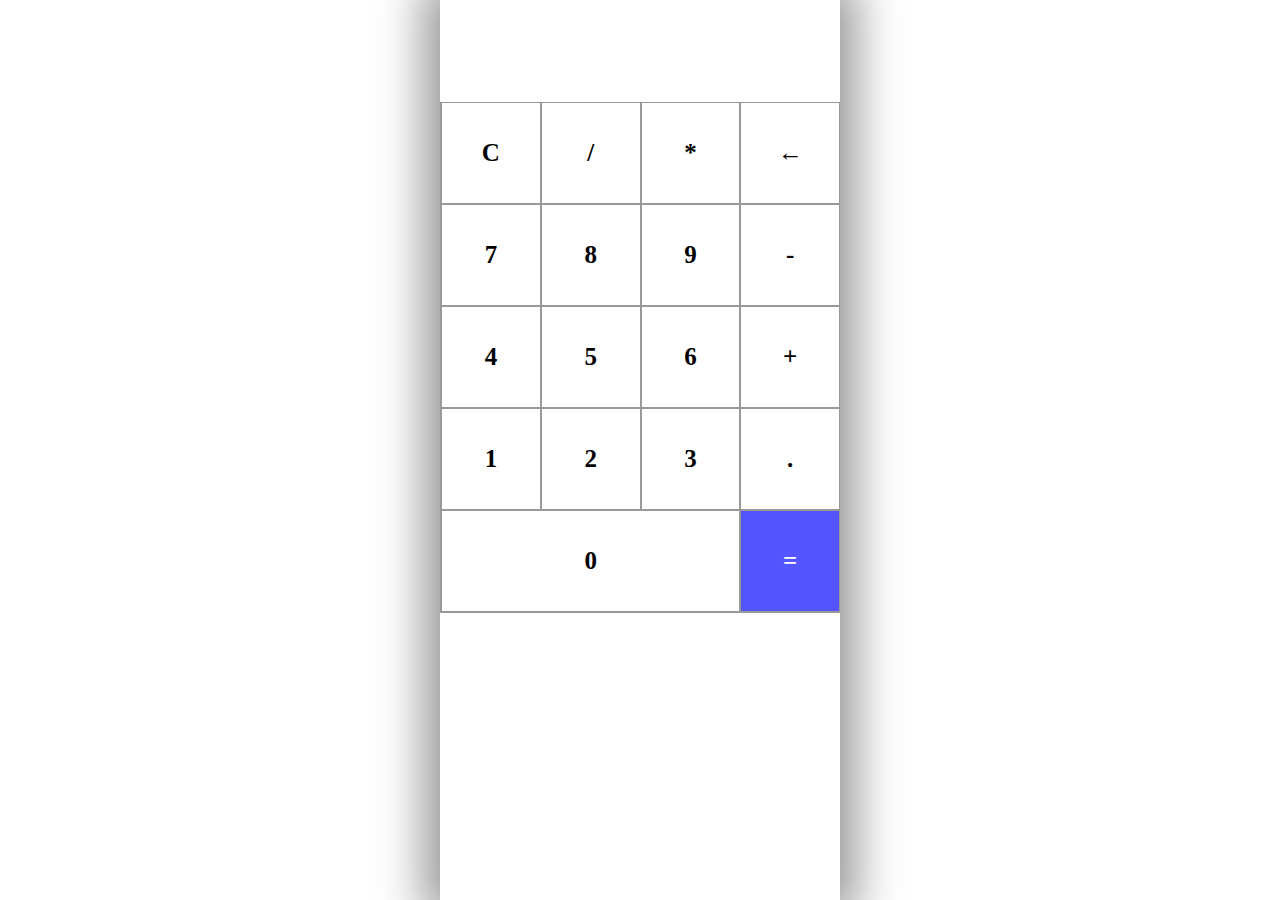
<file: calculator.html>
<!DOCTYPE html>
<html>

<head>
  <meta charset="UTF-8">
  <meta name="viewport" content="width=device-width, initial-scale=1">
  <title></title>
  
  <style>
  *{
    margin: 0;
    padding: 0;
  }
   .container{
     max-width: 400px;
     
     margin: 0 auto 0 auto;
     box-shadow: 0px 0px 43px 17px rgba(153,153,153,1);
     height: 100vh
     
   }
  .display{
    height: 70px;
    line-height: 70px;
    text-align: right;
    
    padding: 16px 8px;
    font-size: 55px;
  }
 .buttons{
   display: grid;
   border-left: 1px solid #999;
   border-bottom: 1px solid #999;
   grid-template-columns: 1fr 1fr 1fr 1fr;
 }
.buttons > div{
  border-top:1px solid #999;
  border-right: 1px solid #999

}
.button{
  border: 0.5px solid #999;
  line-height: 100px;
  text-align: center;
  font-size: 25px;
  cursor: pointer;
  font-weight: bold;
  
}

#equal{
  background-color: rgb(85, 85, 255);
  color: #fff;
}
.button:hover {
  background-color: #323330;
  color: white;
  transition: 0.2s ease-in-out;
}

.zero{
  grid-column-start: 1;
  grid-column-end: 4;
}
  </style>
</head>

<body>
  <div class="container">
    <div id="display" class="display">
      
    </div>
    <div class="buttons">
      <div class="button">C</div>
      <div class="button">/</div>
      <div class="button">*</div>
      <div class="button">&larr;</div>
      <div class="button">7</div>
      <div class="button">8</div>
      <div class="button">9</div>
      <div class="button">-</div>
      <div class="button">4</div>
      <div class="button">5</div>
      <div class="button">6</div>
      <div class="button">+</div>
      <div class="button">1</div>
      <div class="button">2</div>
      <div class="button">3</div>
      <div class="button">.</div>
      
      <div class="button zero">0</div>
      
      <div id="equal" class="button">=</div>
    </div>
  </div>
  
  <script>
    let display = document.getElementById('display');
    let buttons = Array.from(document.getElementsByClassName('button'));
    console.log(buttons)
    
    buttons.map(button => {
      button.addEventListener('click', (e) => {
        switch (e.target.innerText) {
          case 'C':
            display.innerText = '';
            break;
          case '=':
            try {
              display.innerText = eval(display.innerText);
            } catch {
              display.innerText = "Error"
            }
            break;
          case '←':
            if (display.innerText) {
              display.innerText = display.innerText.slice(0, -1);
            }
            break;
          default:
            display.innerText += e.target.innerText;
        }
      });
    });
  </script>

</body>

</html>
</file>
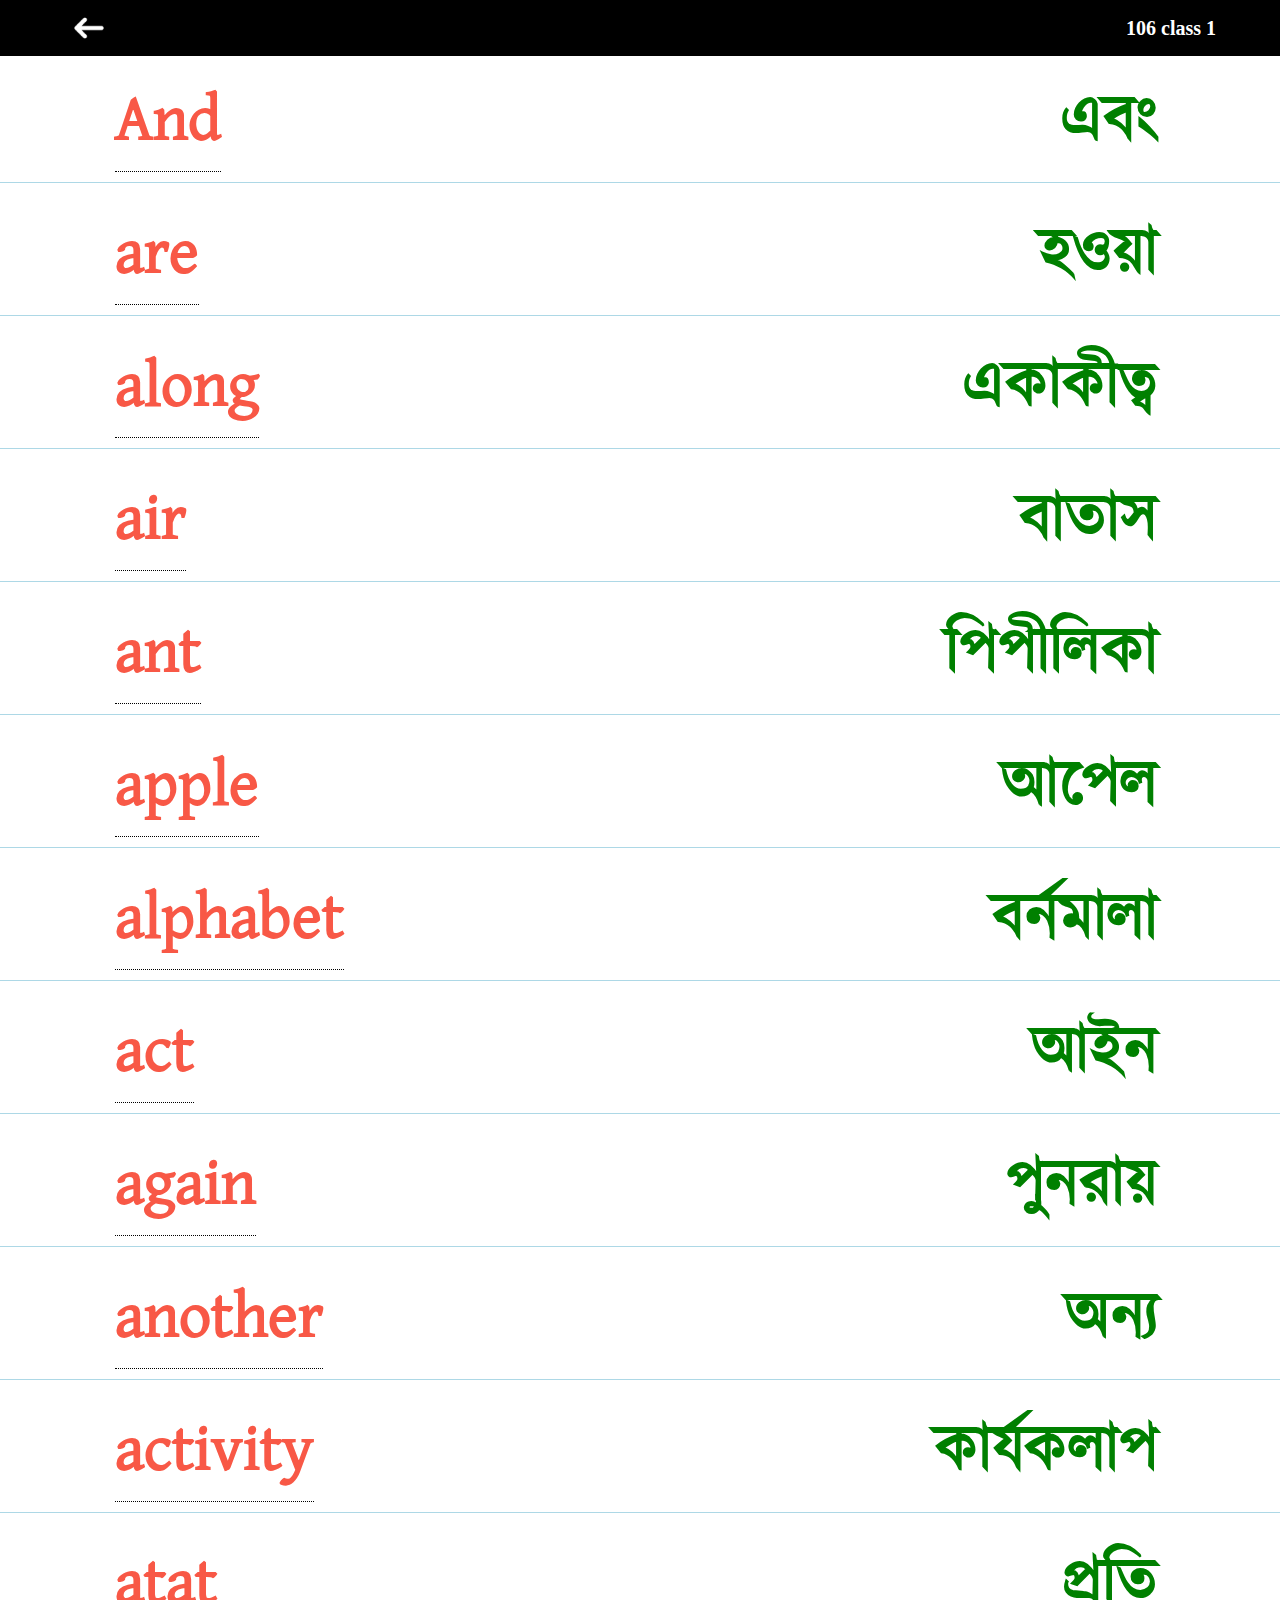
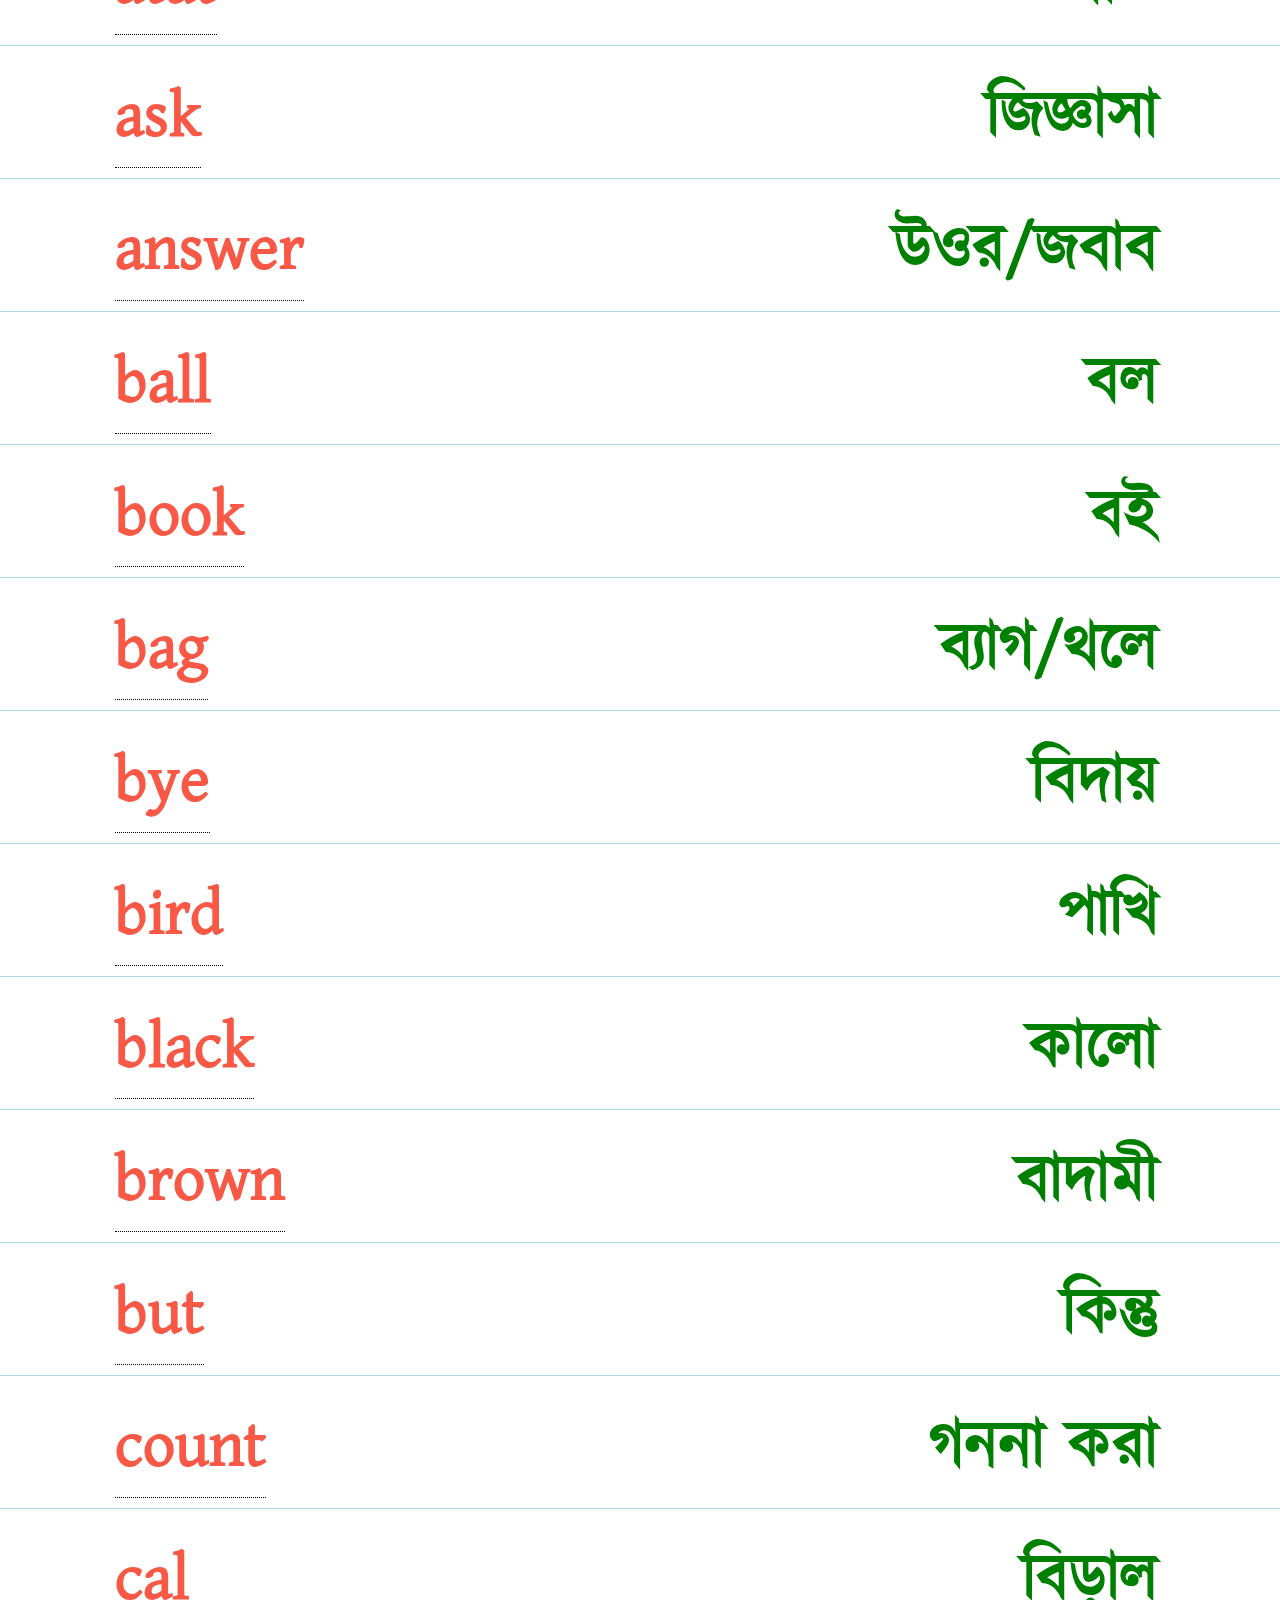
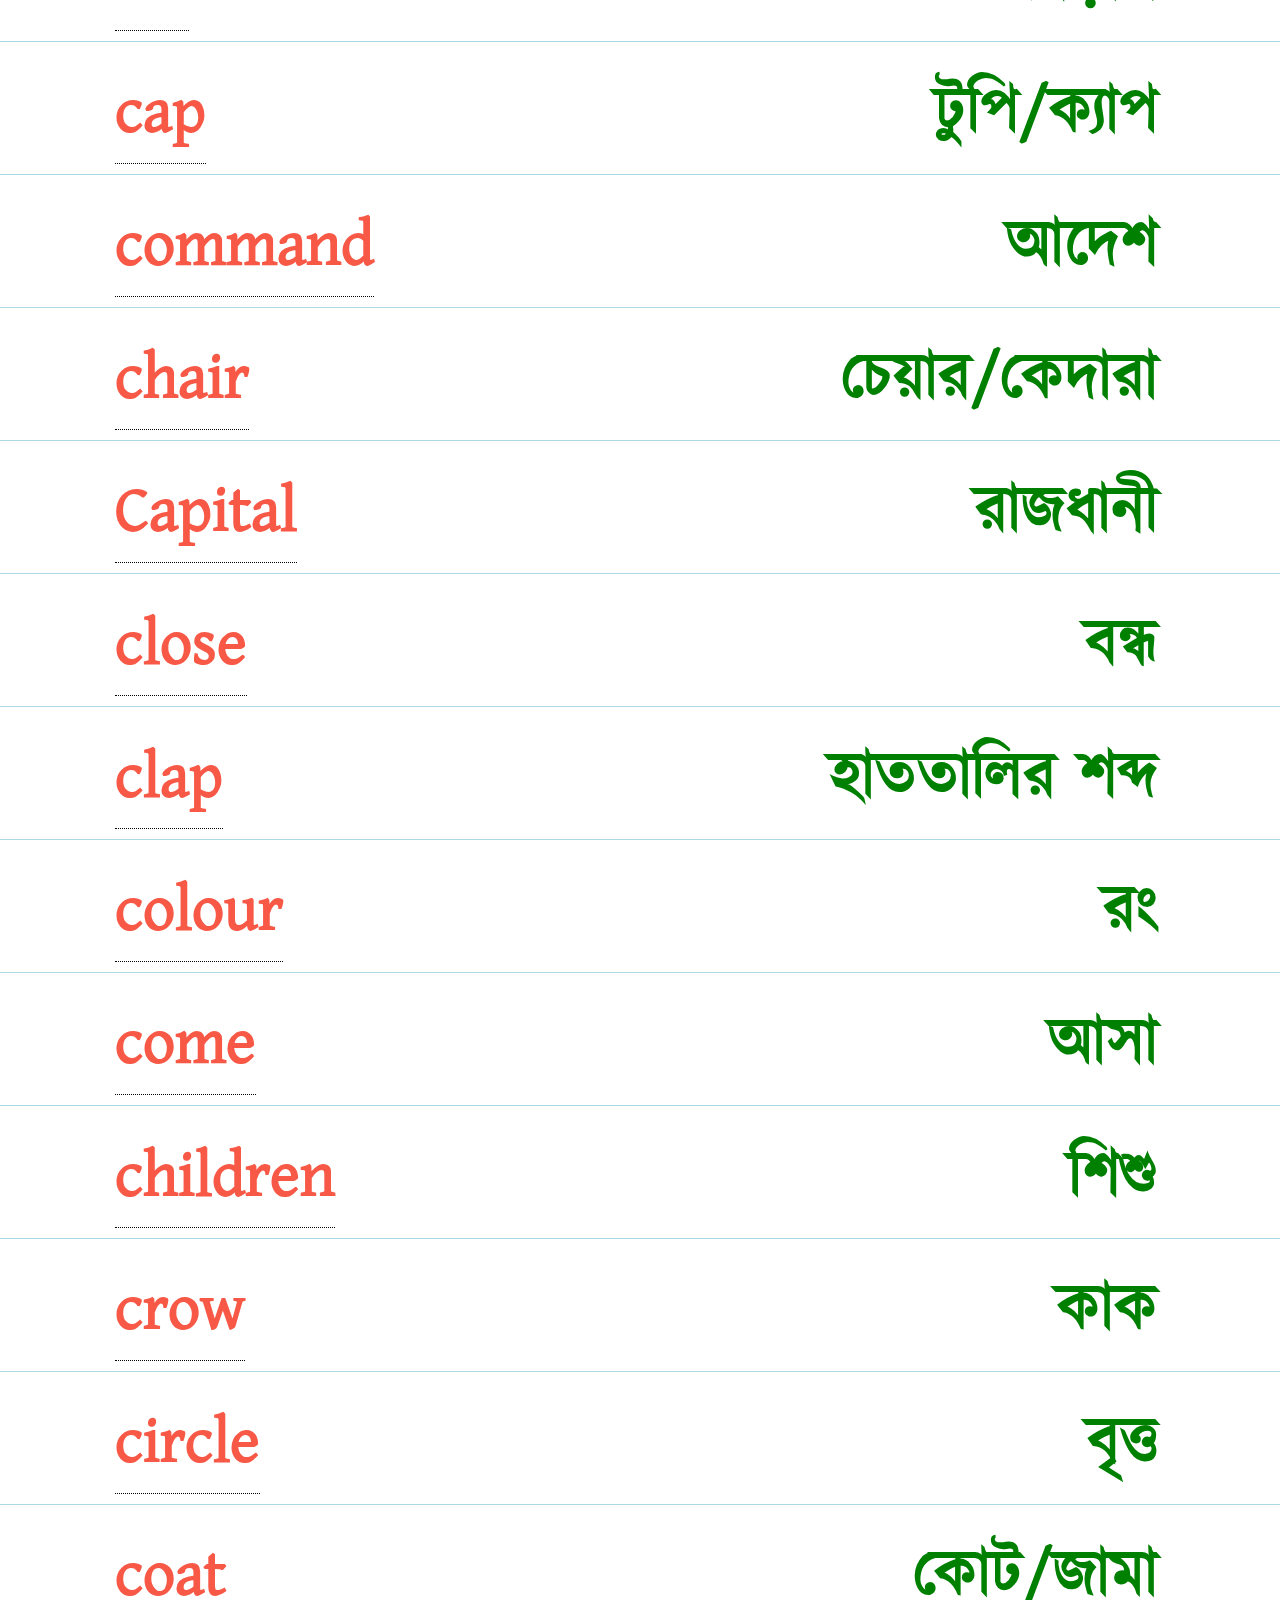
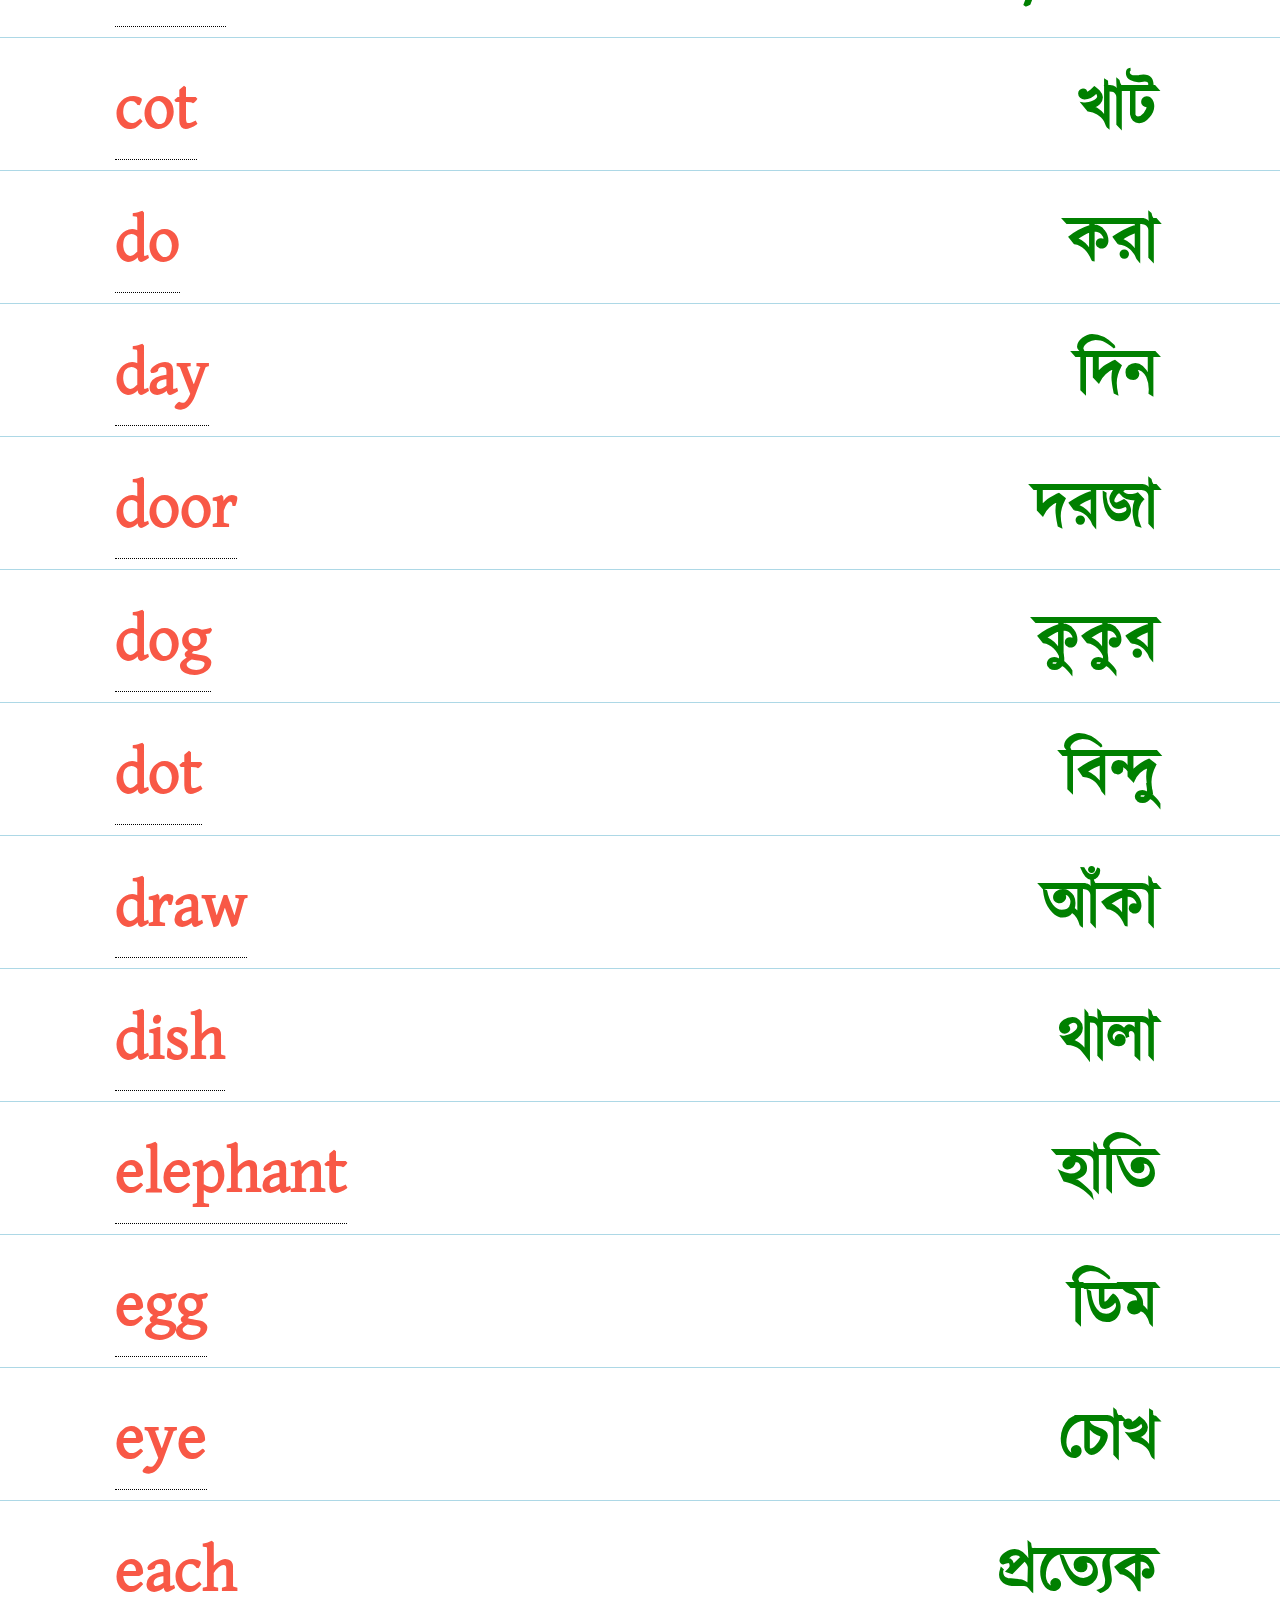
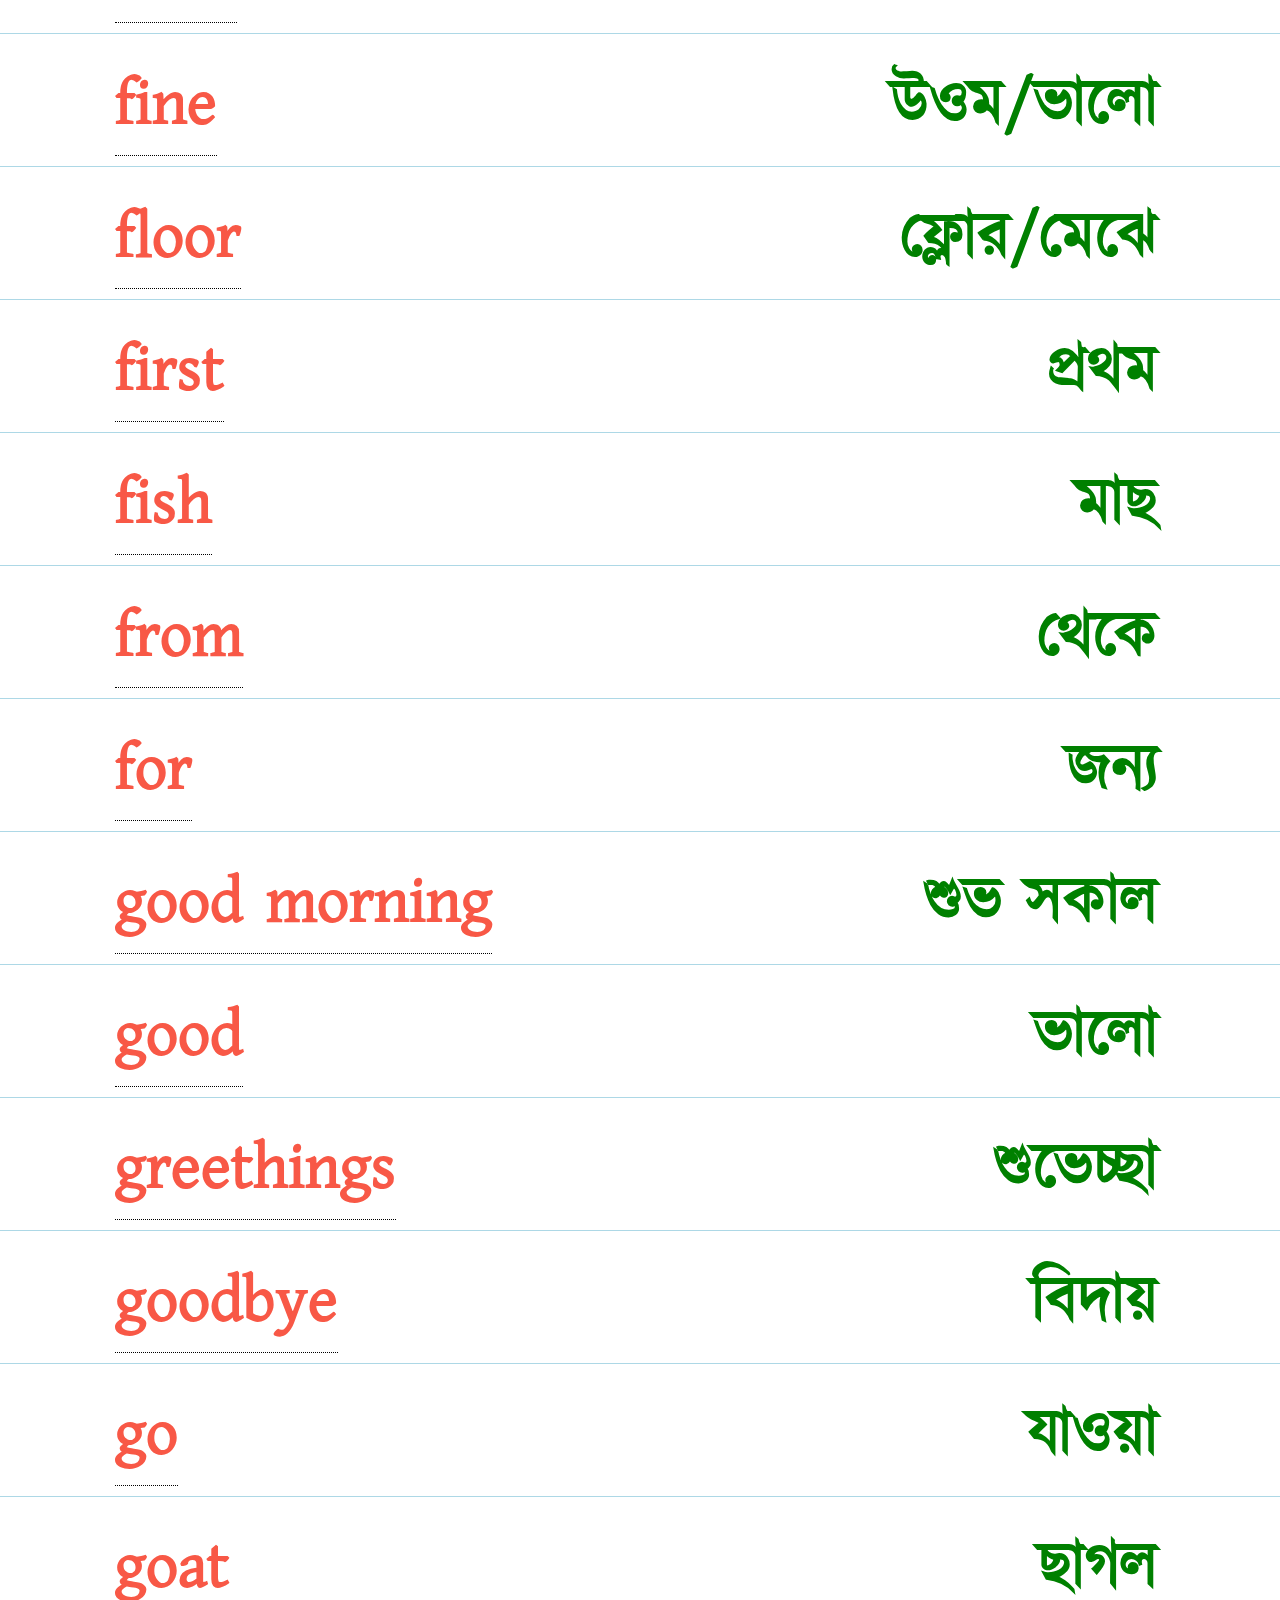
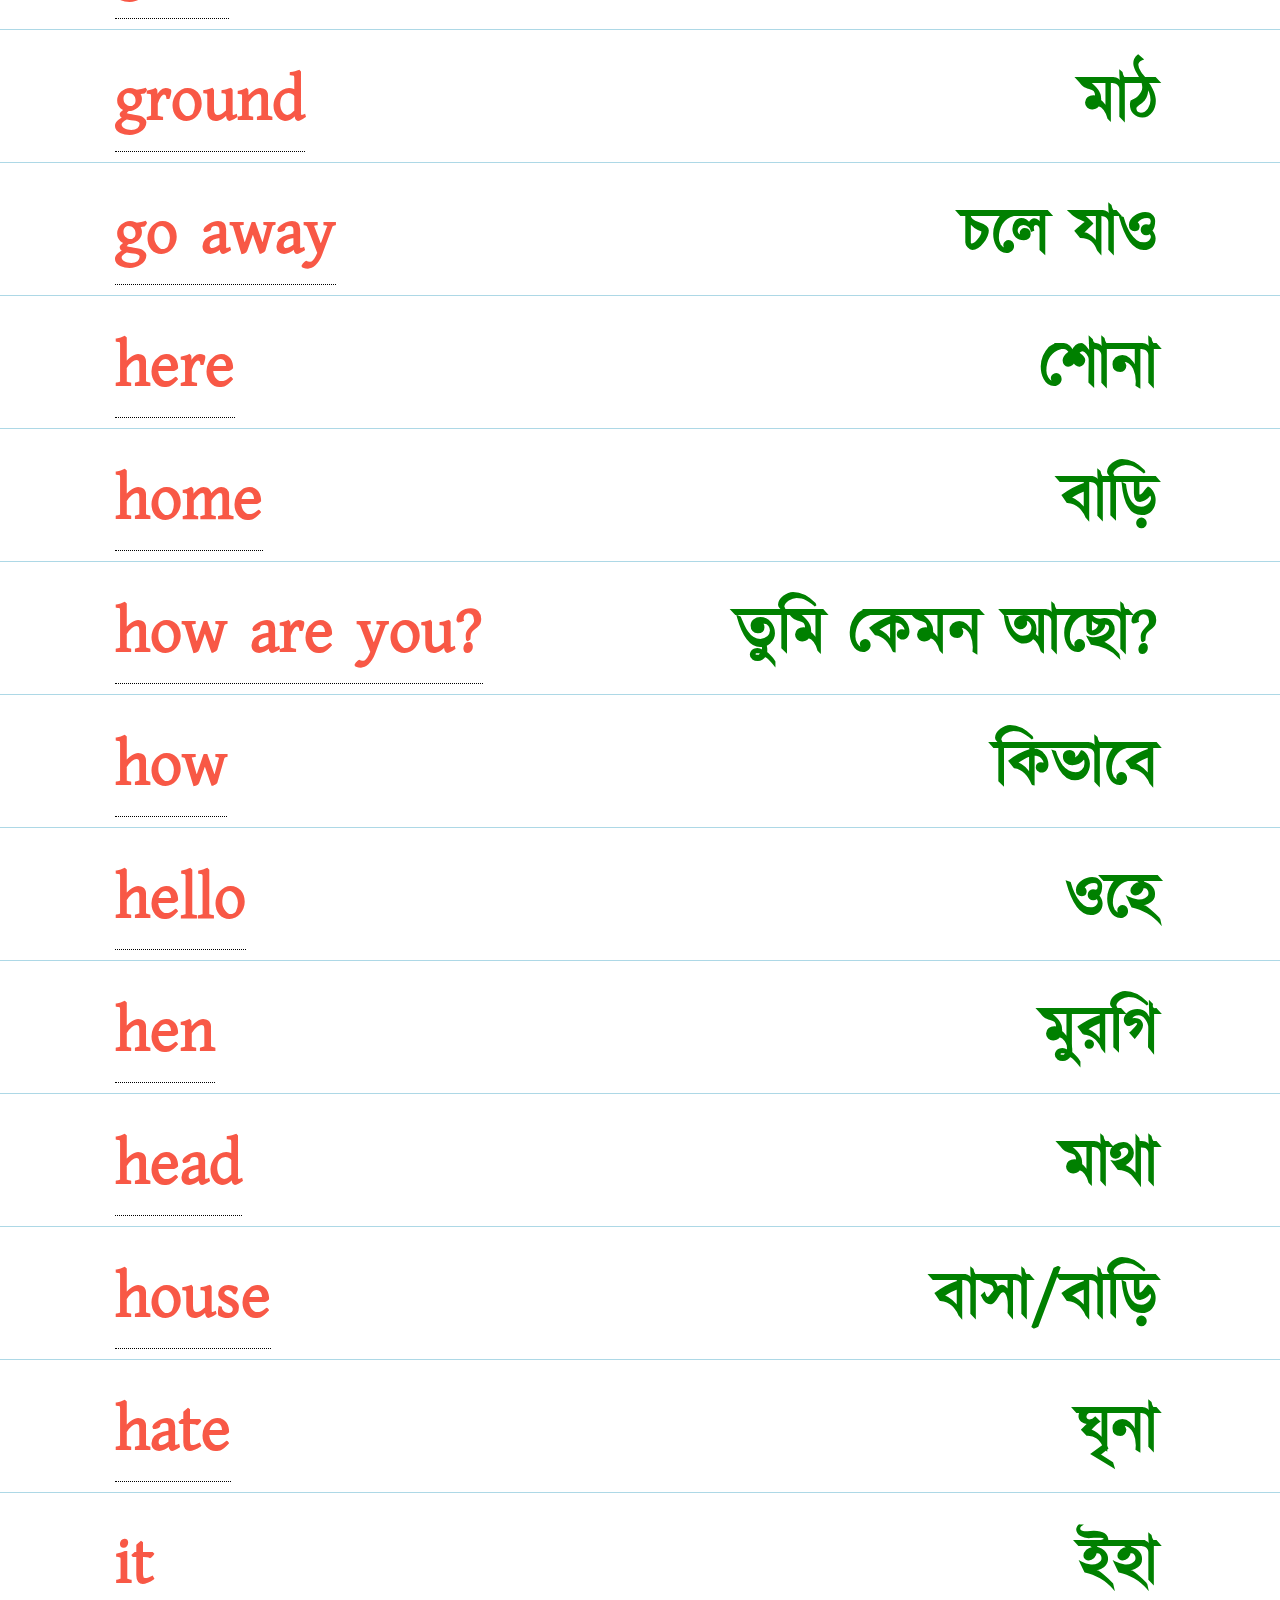
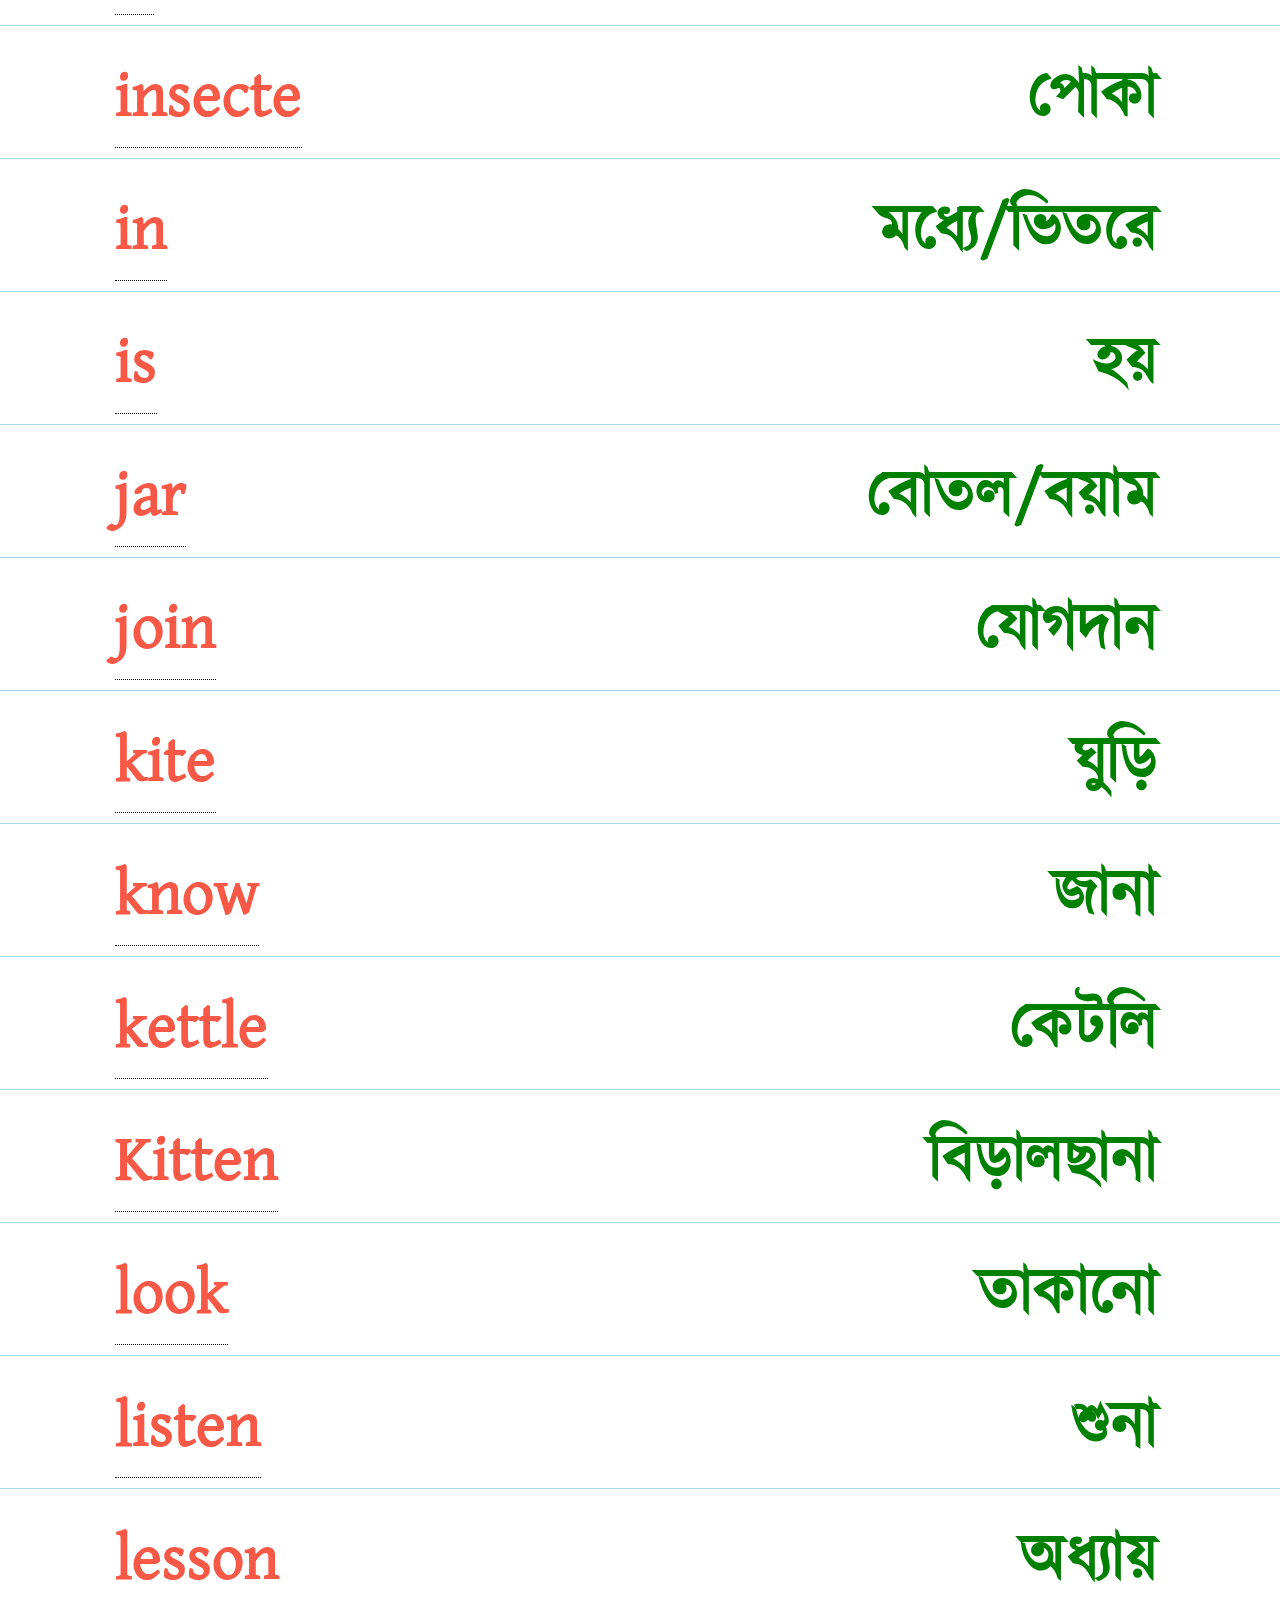
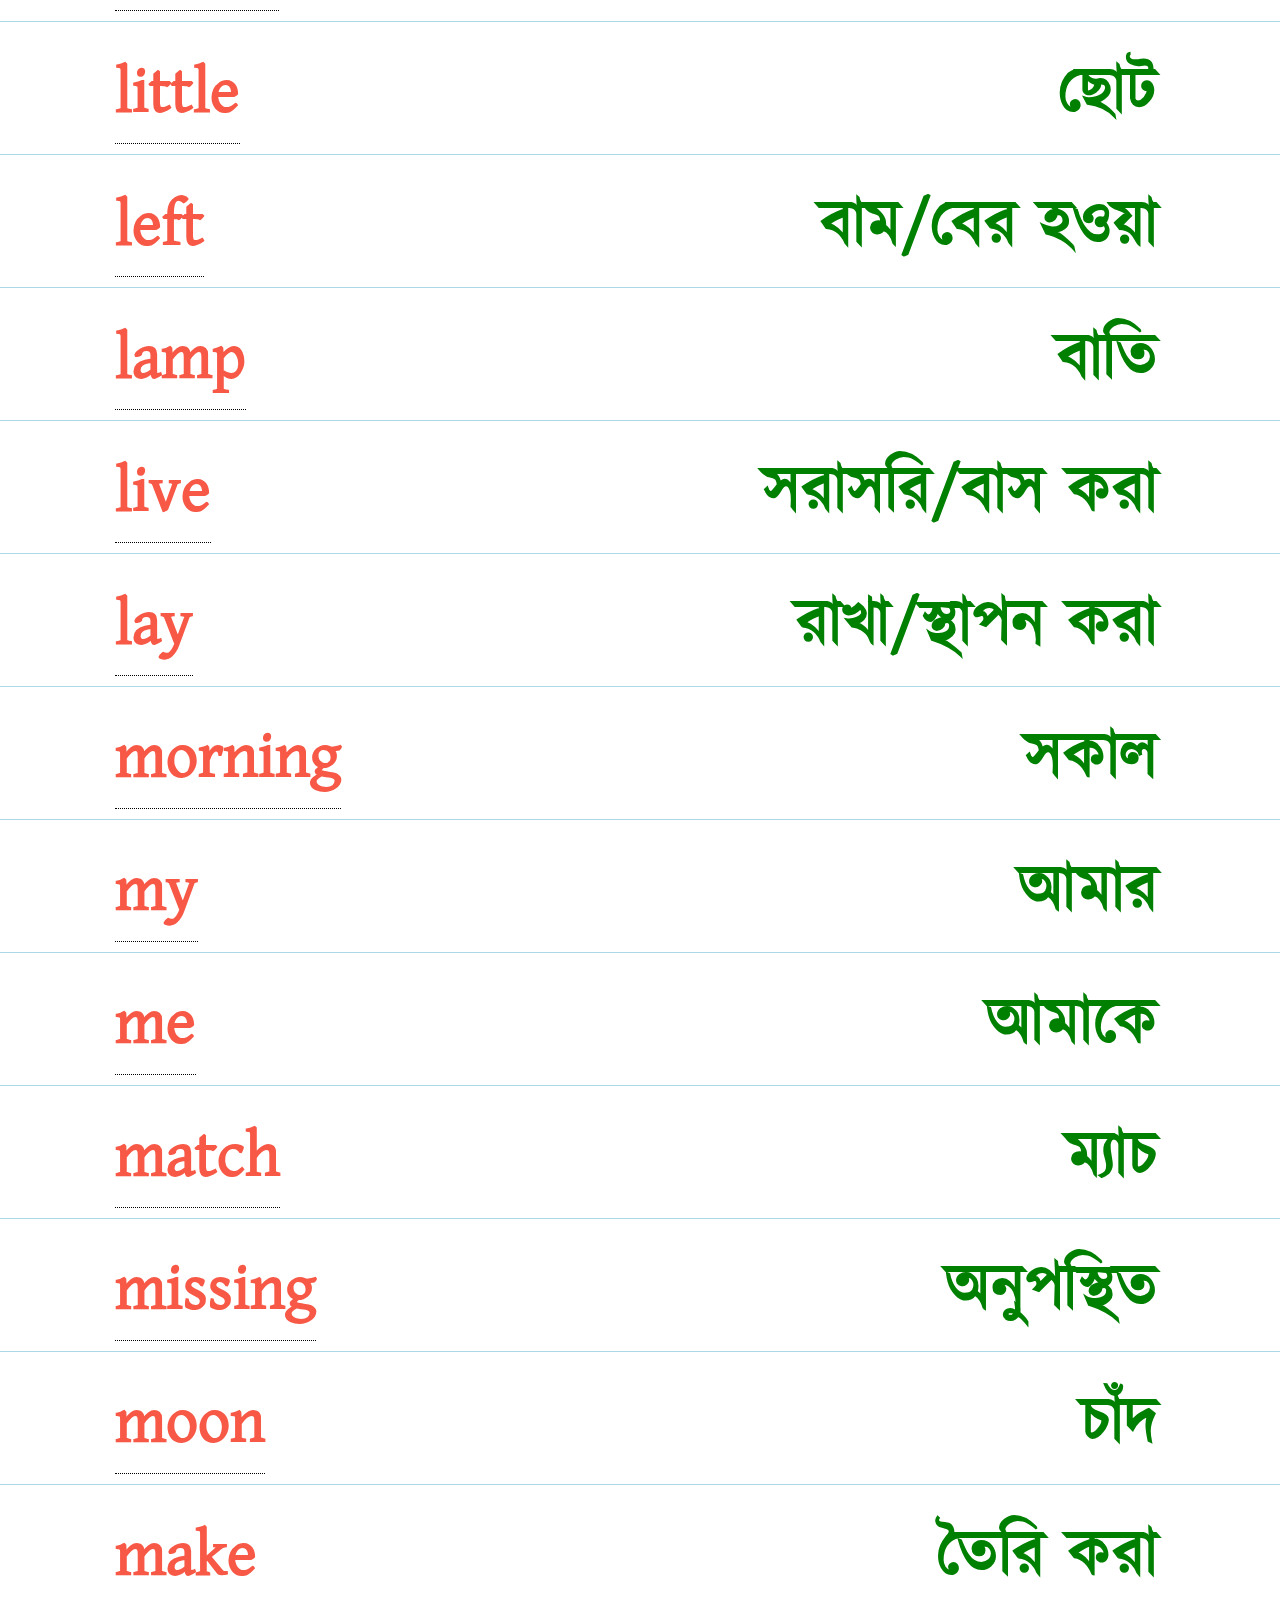
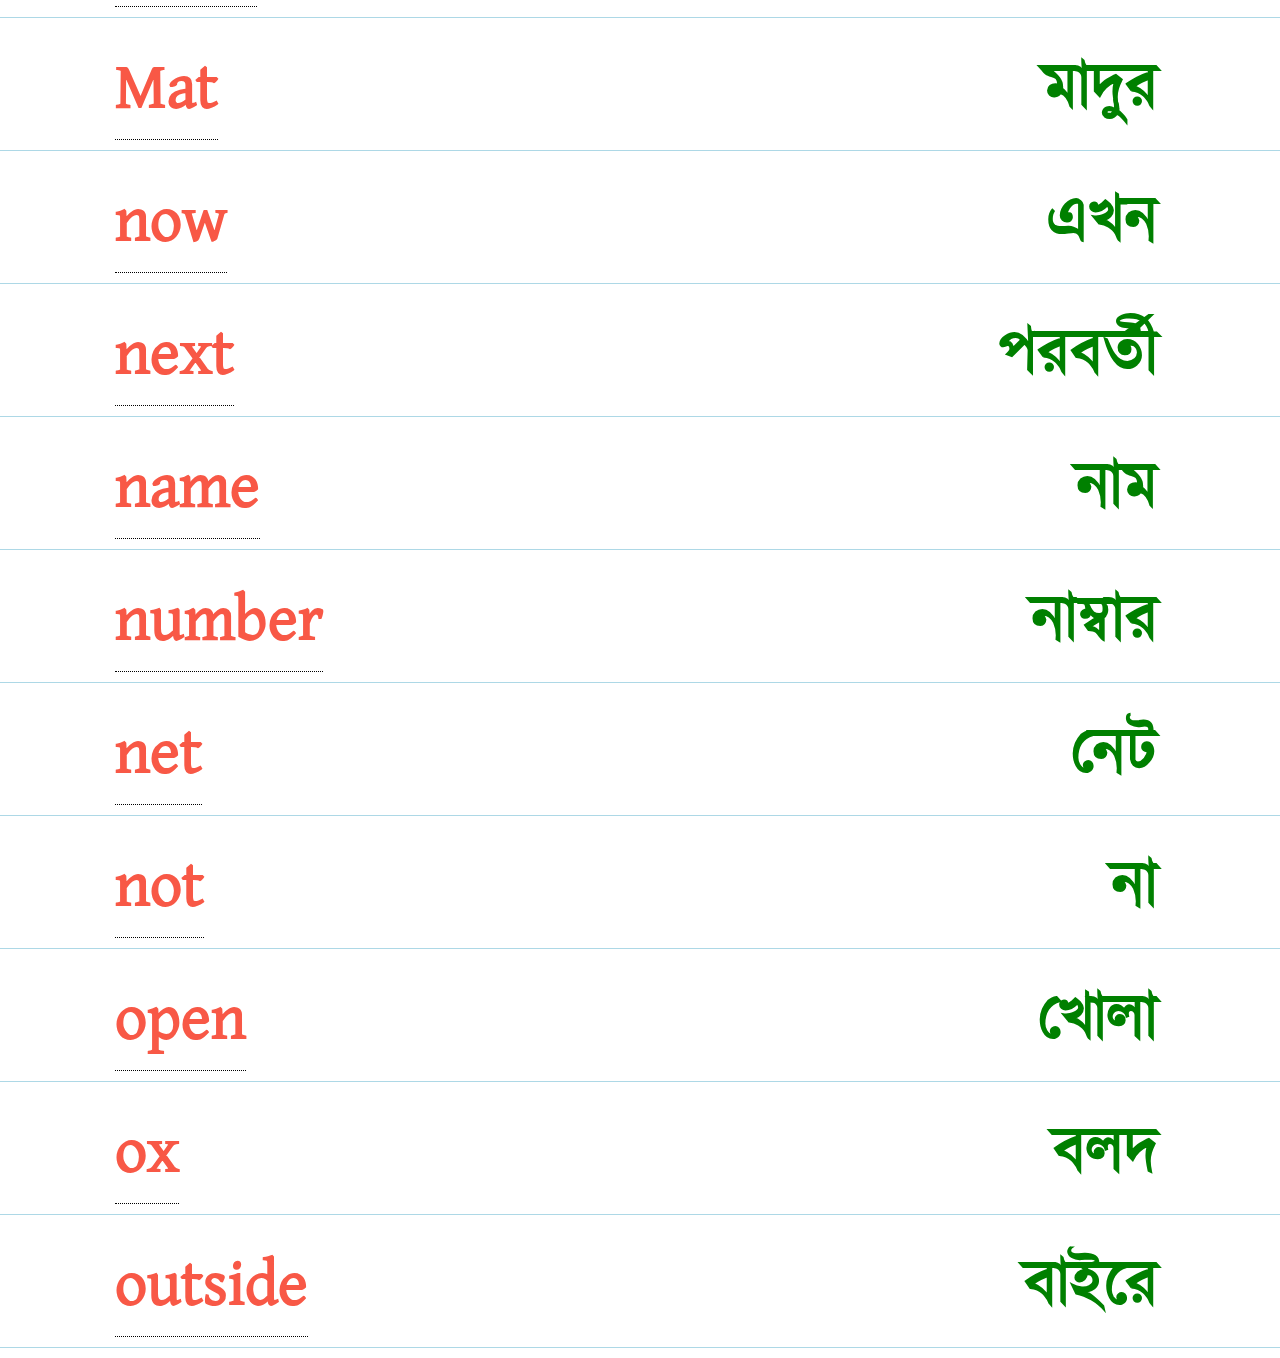
<file: classs-wise/class-one.html>
<!DOCTYPE html>
<html>

<head>
  <meta charset="UTF-8">
  <meta name="viewport" content="width=device-width, initial-scale=1">
  <title>Class one</title>
  <link rel="stylesheet" href="../must-vocabulary/style.css">
</head>

<body>
  <div class="loader"></div>
  <div class="top">
    <img src="../assets/images/arrow-back.png" onclick="history.back()" alt="back image ">
    <p class="length">0</p>
  </div>
  <script>
    const loader = document.querySelector('.loader')

    fetch('json/class-one.json')
      .then(res => res.json())
      .then(data =>
      {
        document.querySelector('.length').innerHTML = data.length + ' class 1'
        for (item of data) {
          const div = document.createElement('div')

          div.innerHTML = `  <div class="box"> 

      <p  class="comic tooltip">${item.english}
            <span class="tooltiptext hind">${item.banan}</span>
      </p>


      
      
      <p class="kalporosh bangla" >${item.bangla}</p>
    </div>`
          loader.style.display = 'none'
          document.body.appendChild(div)


        }

      })
  </script>
</body>

</html>
</file>
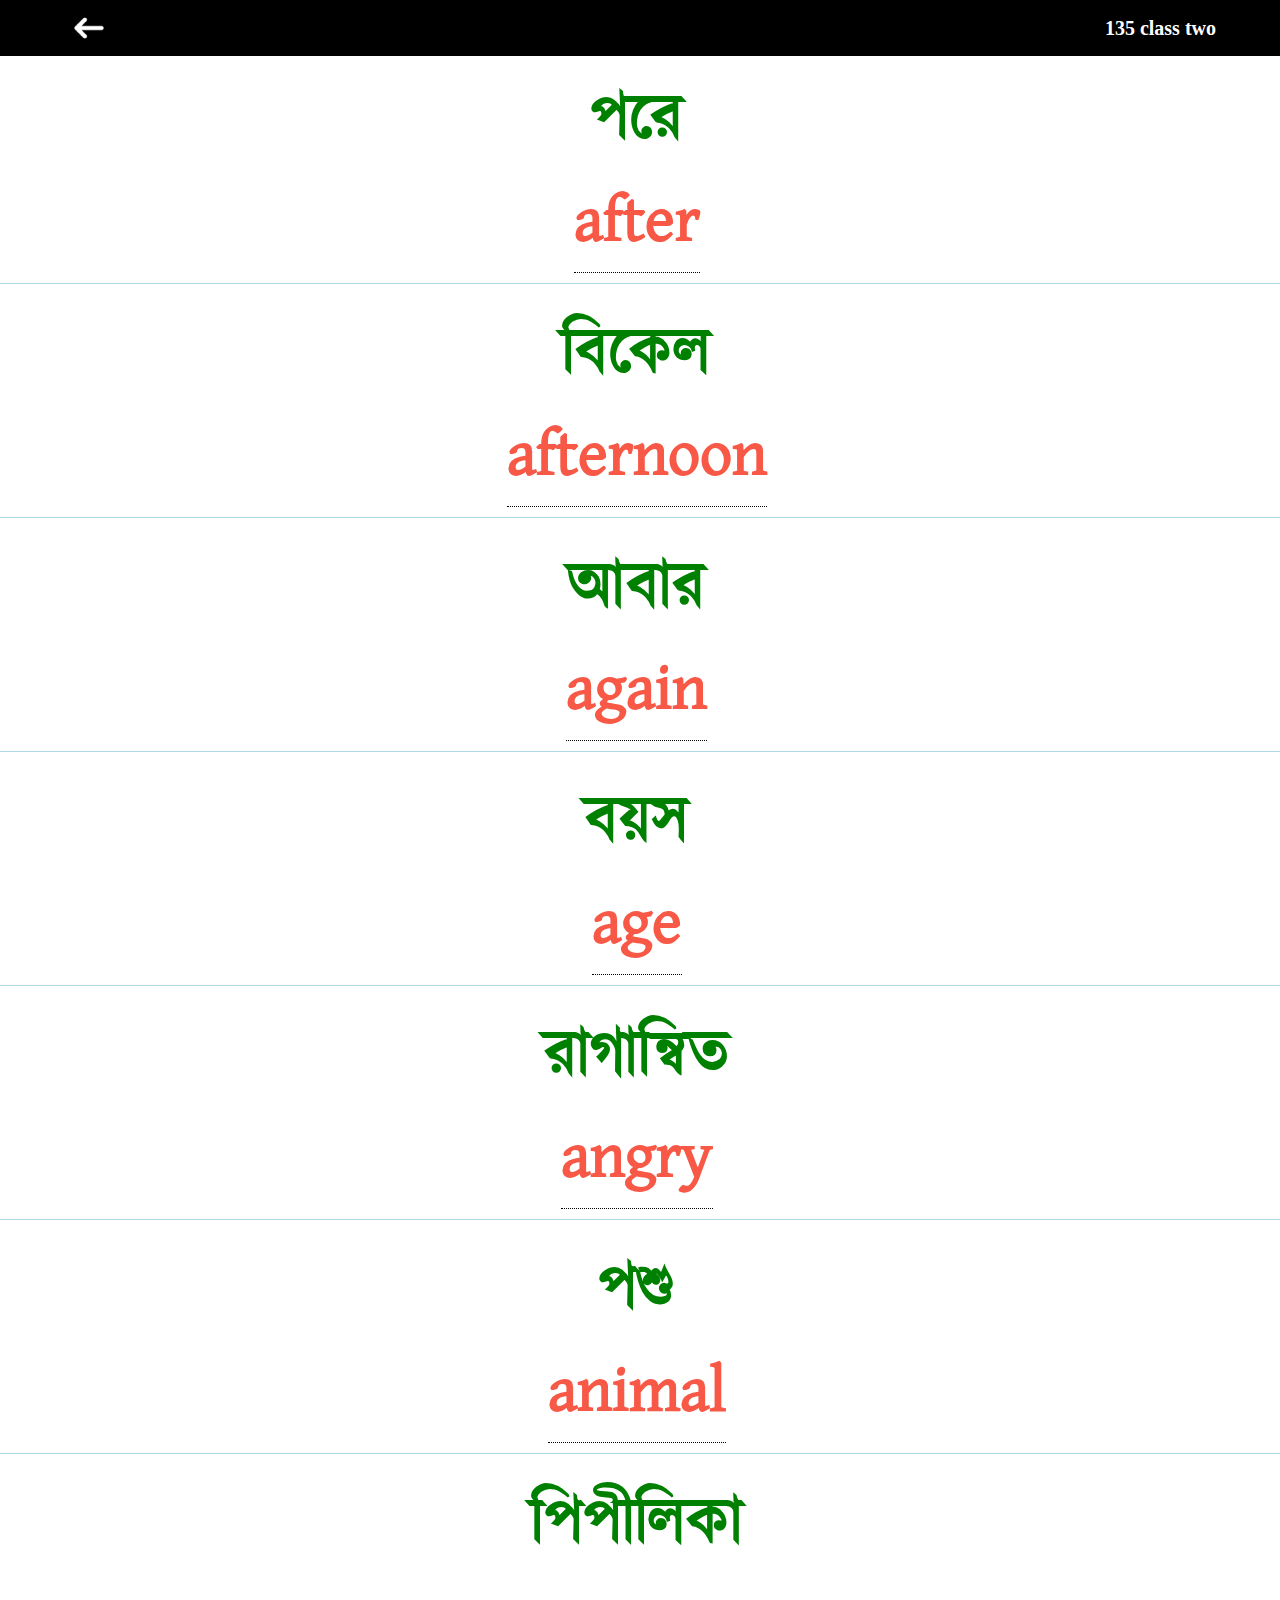
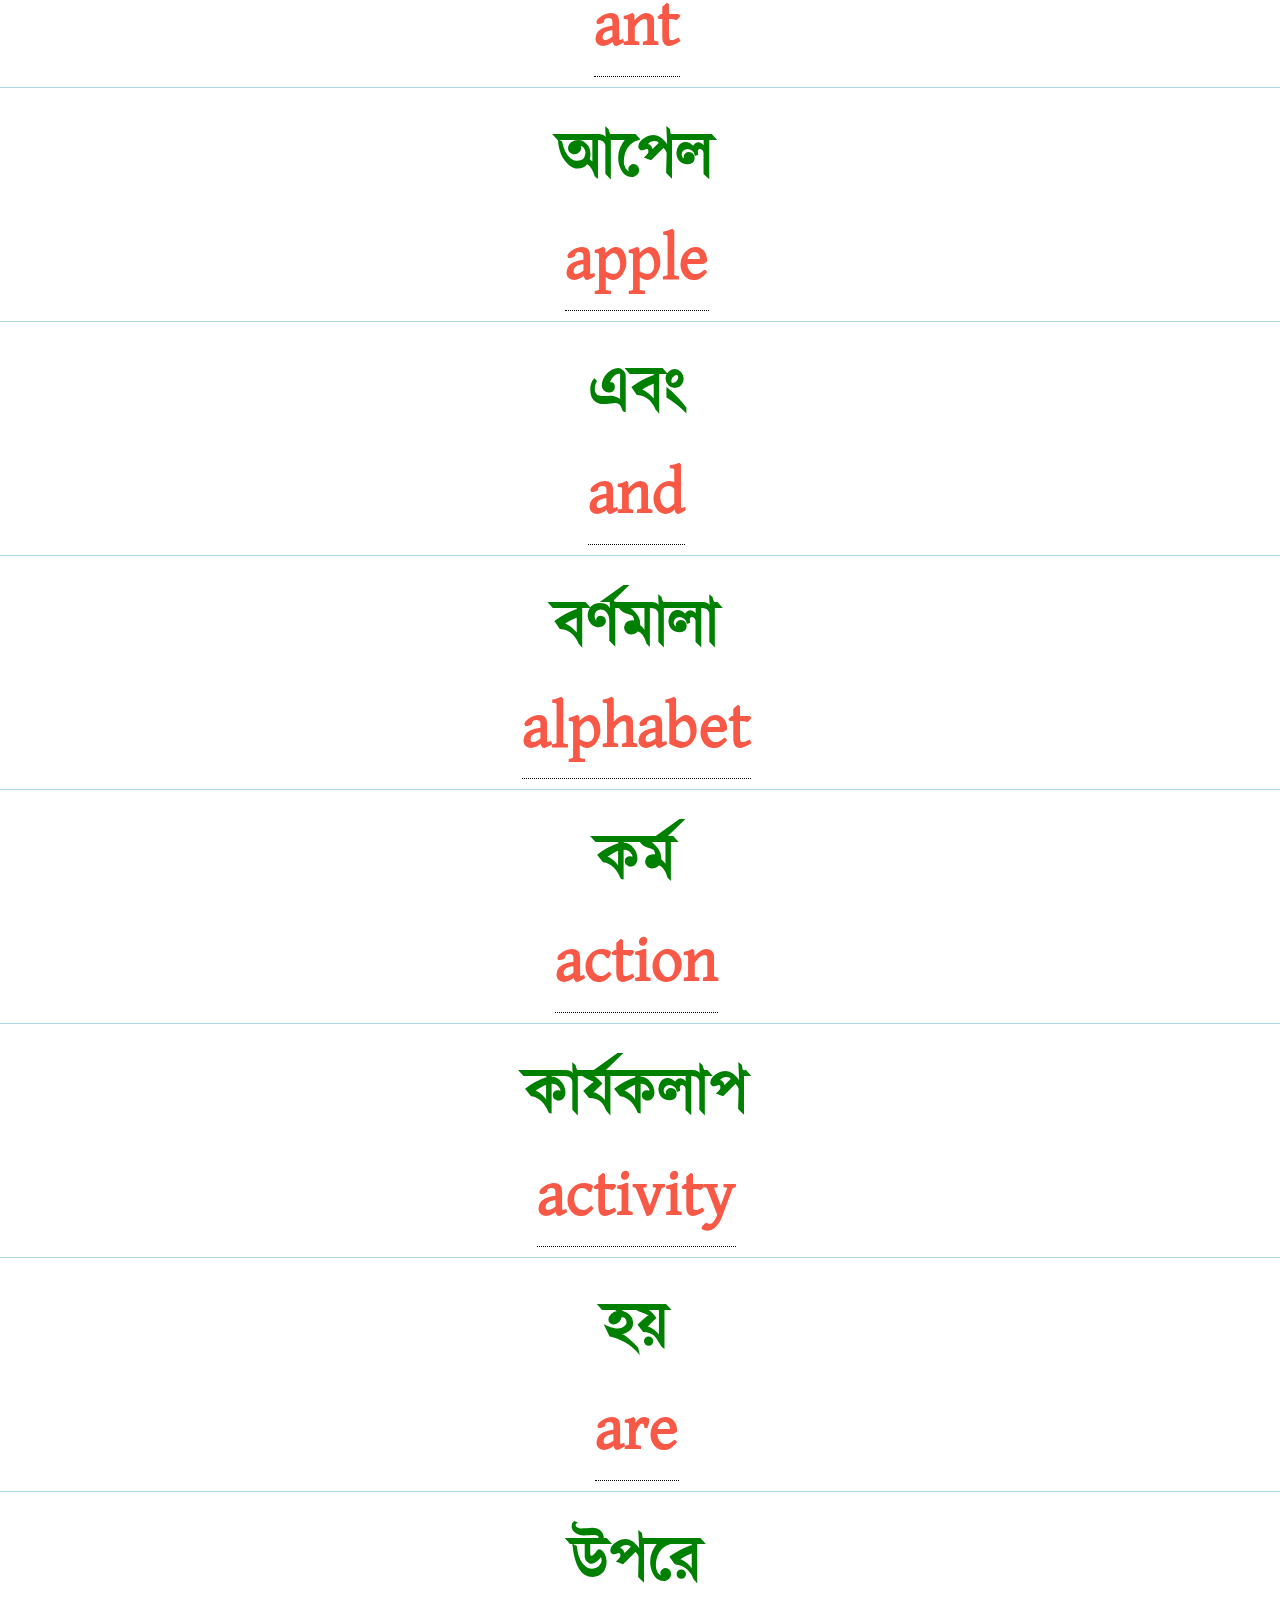
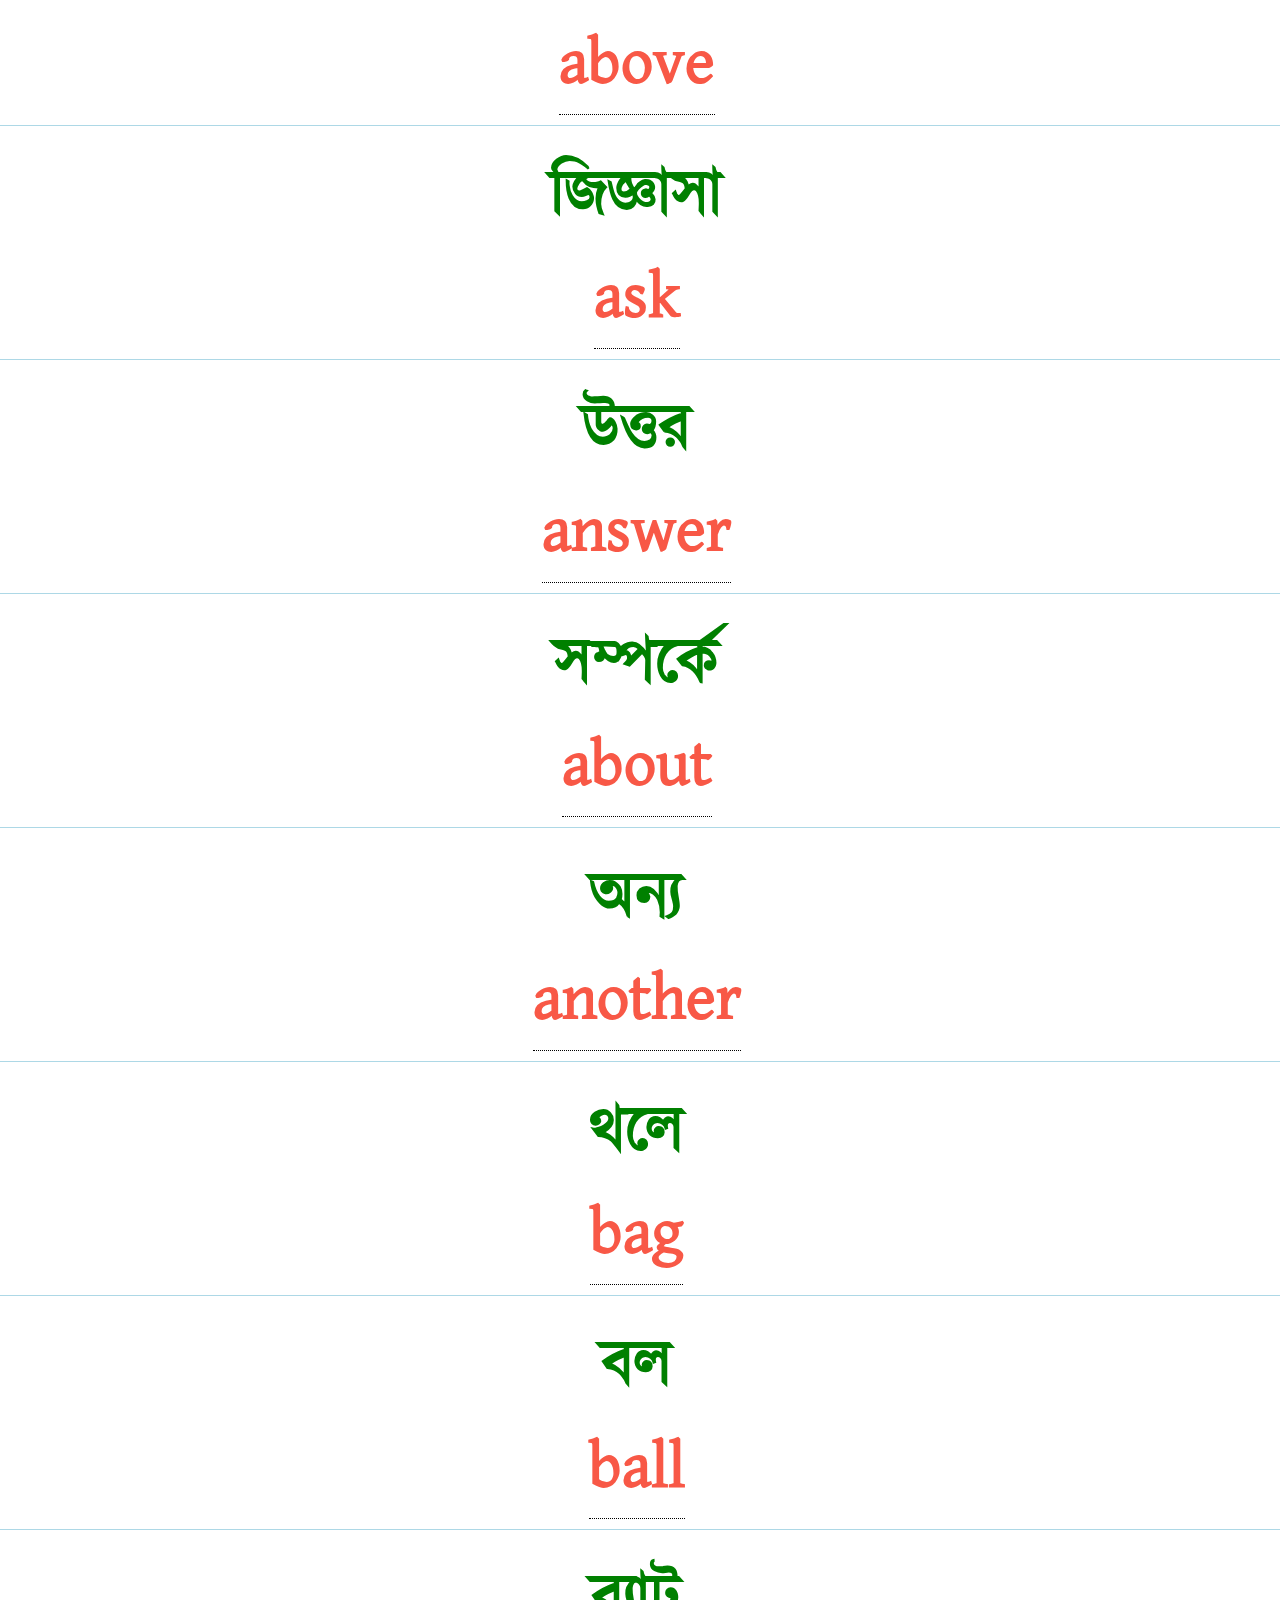
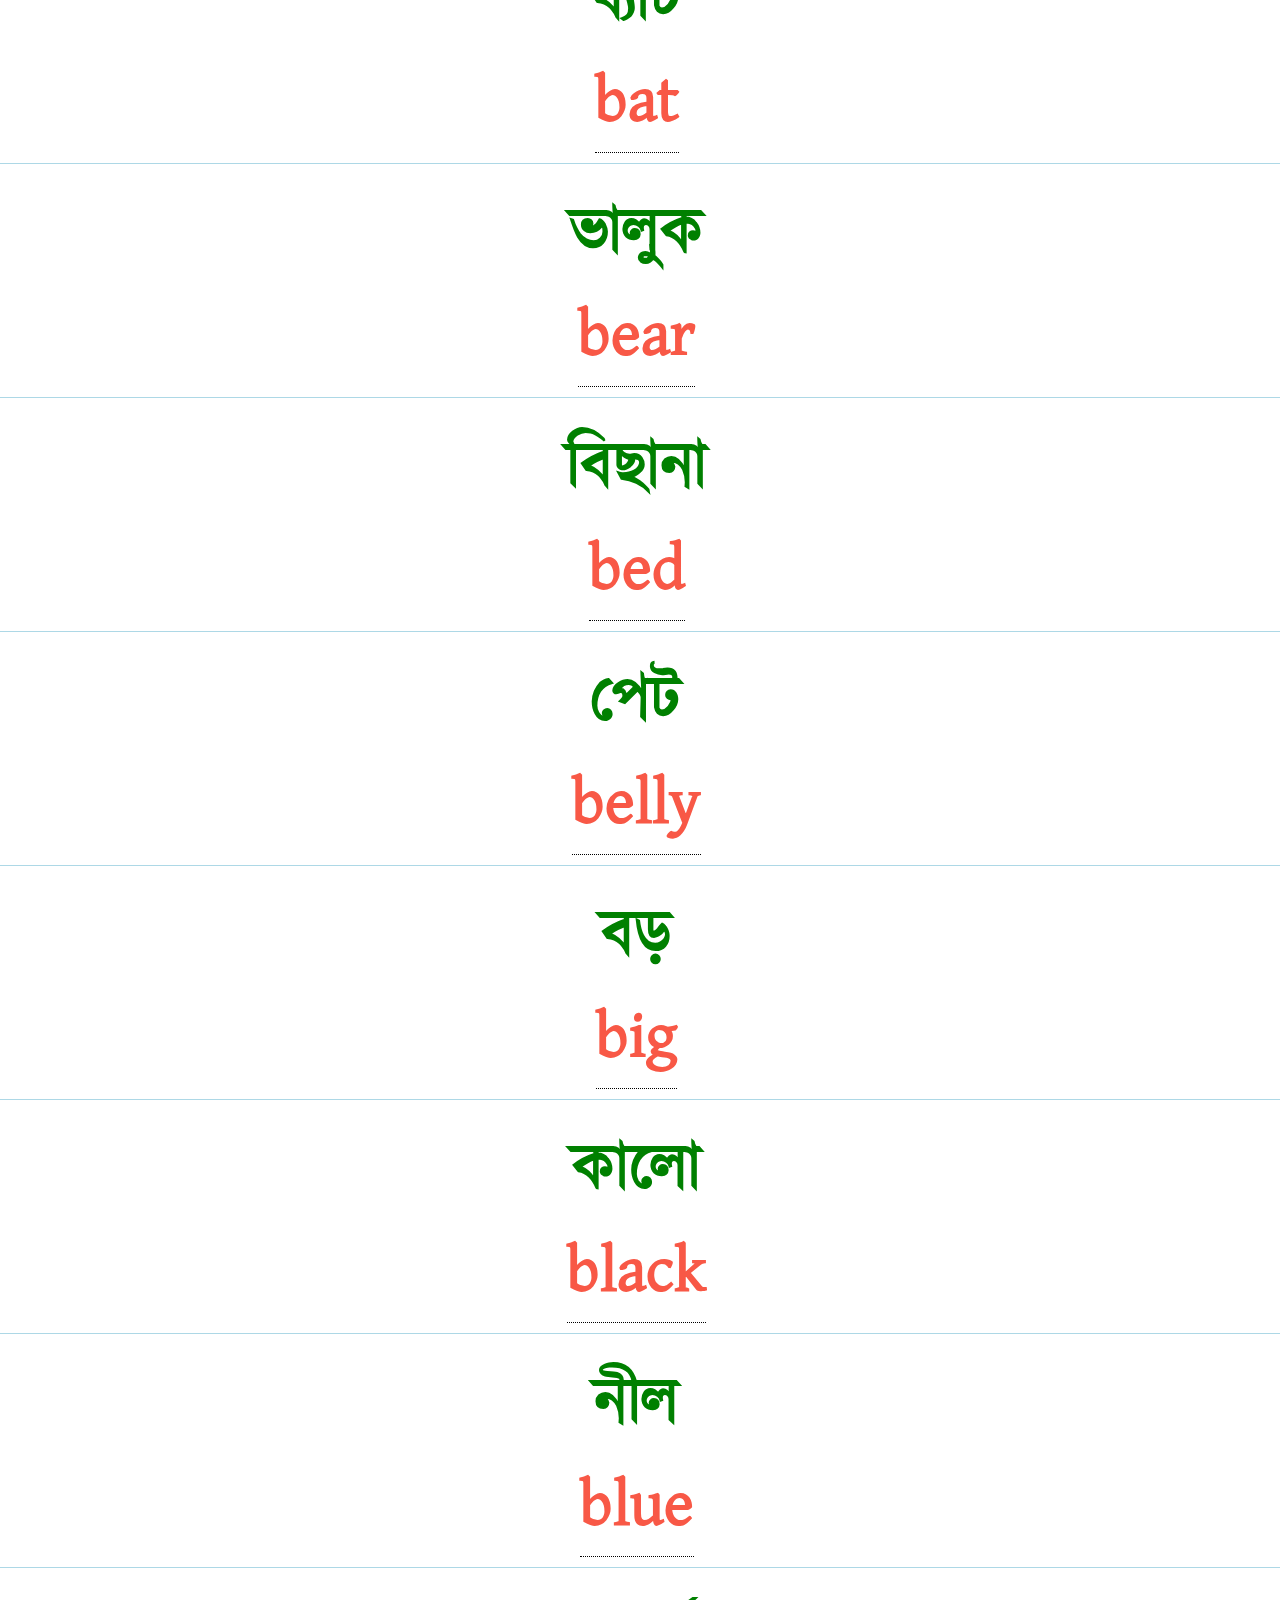
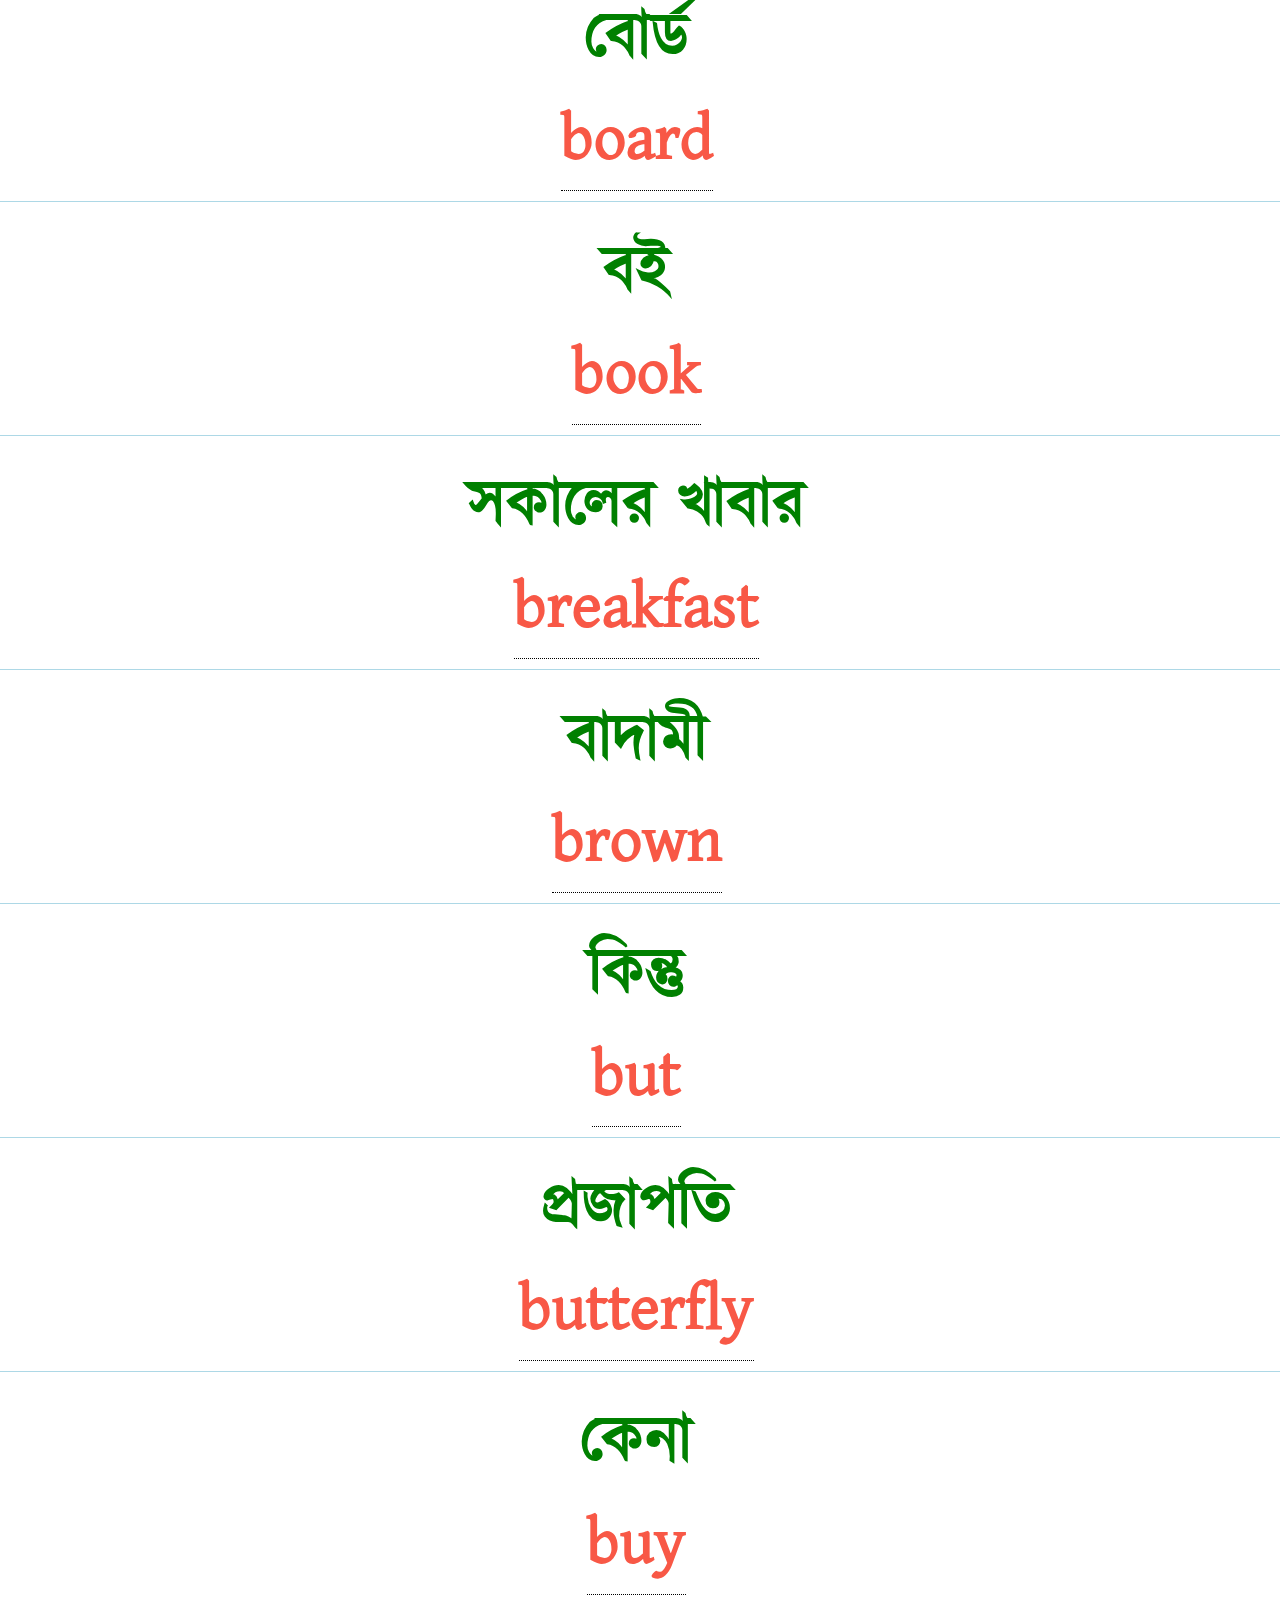
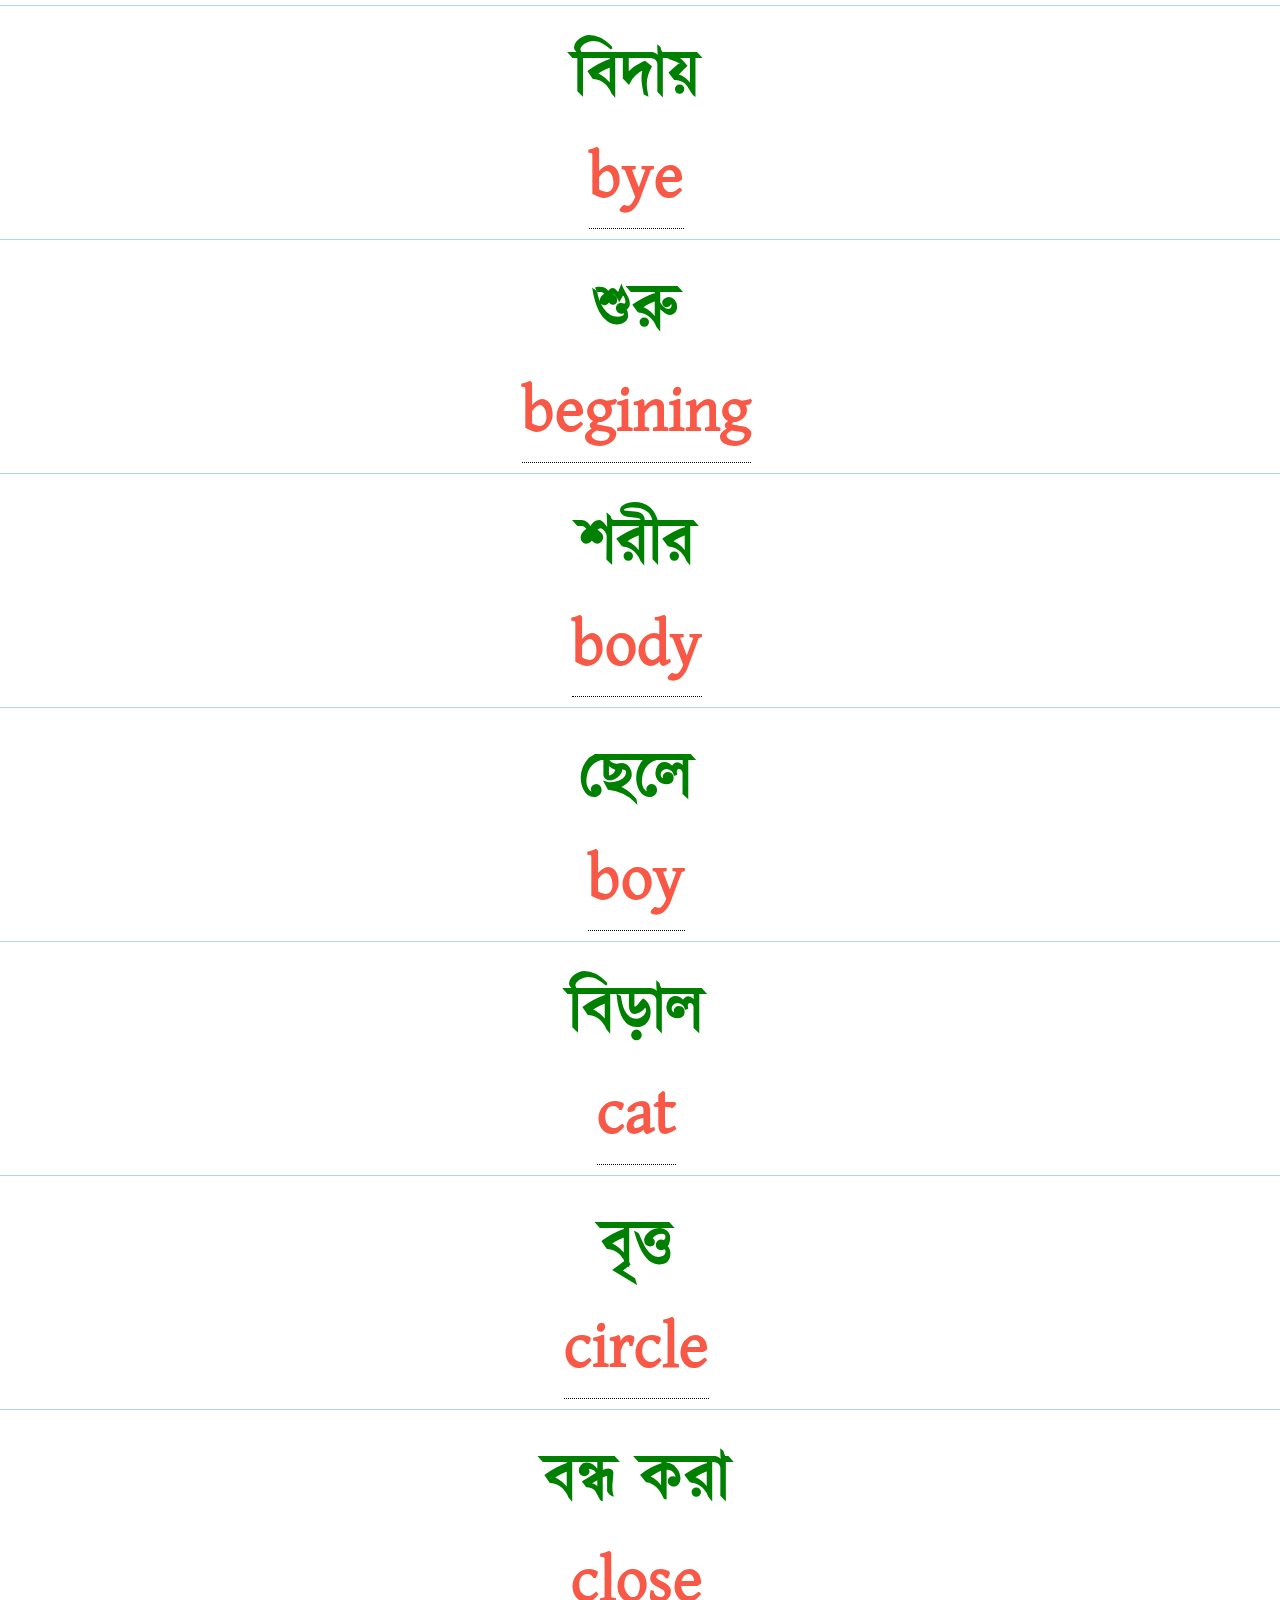
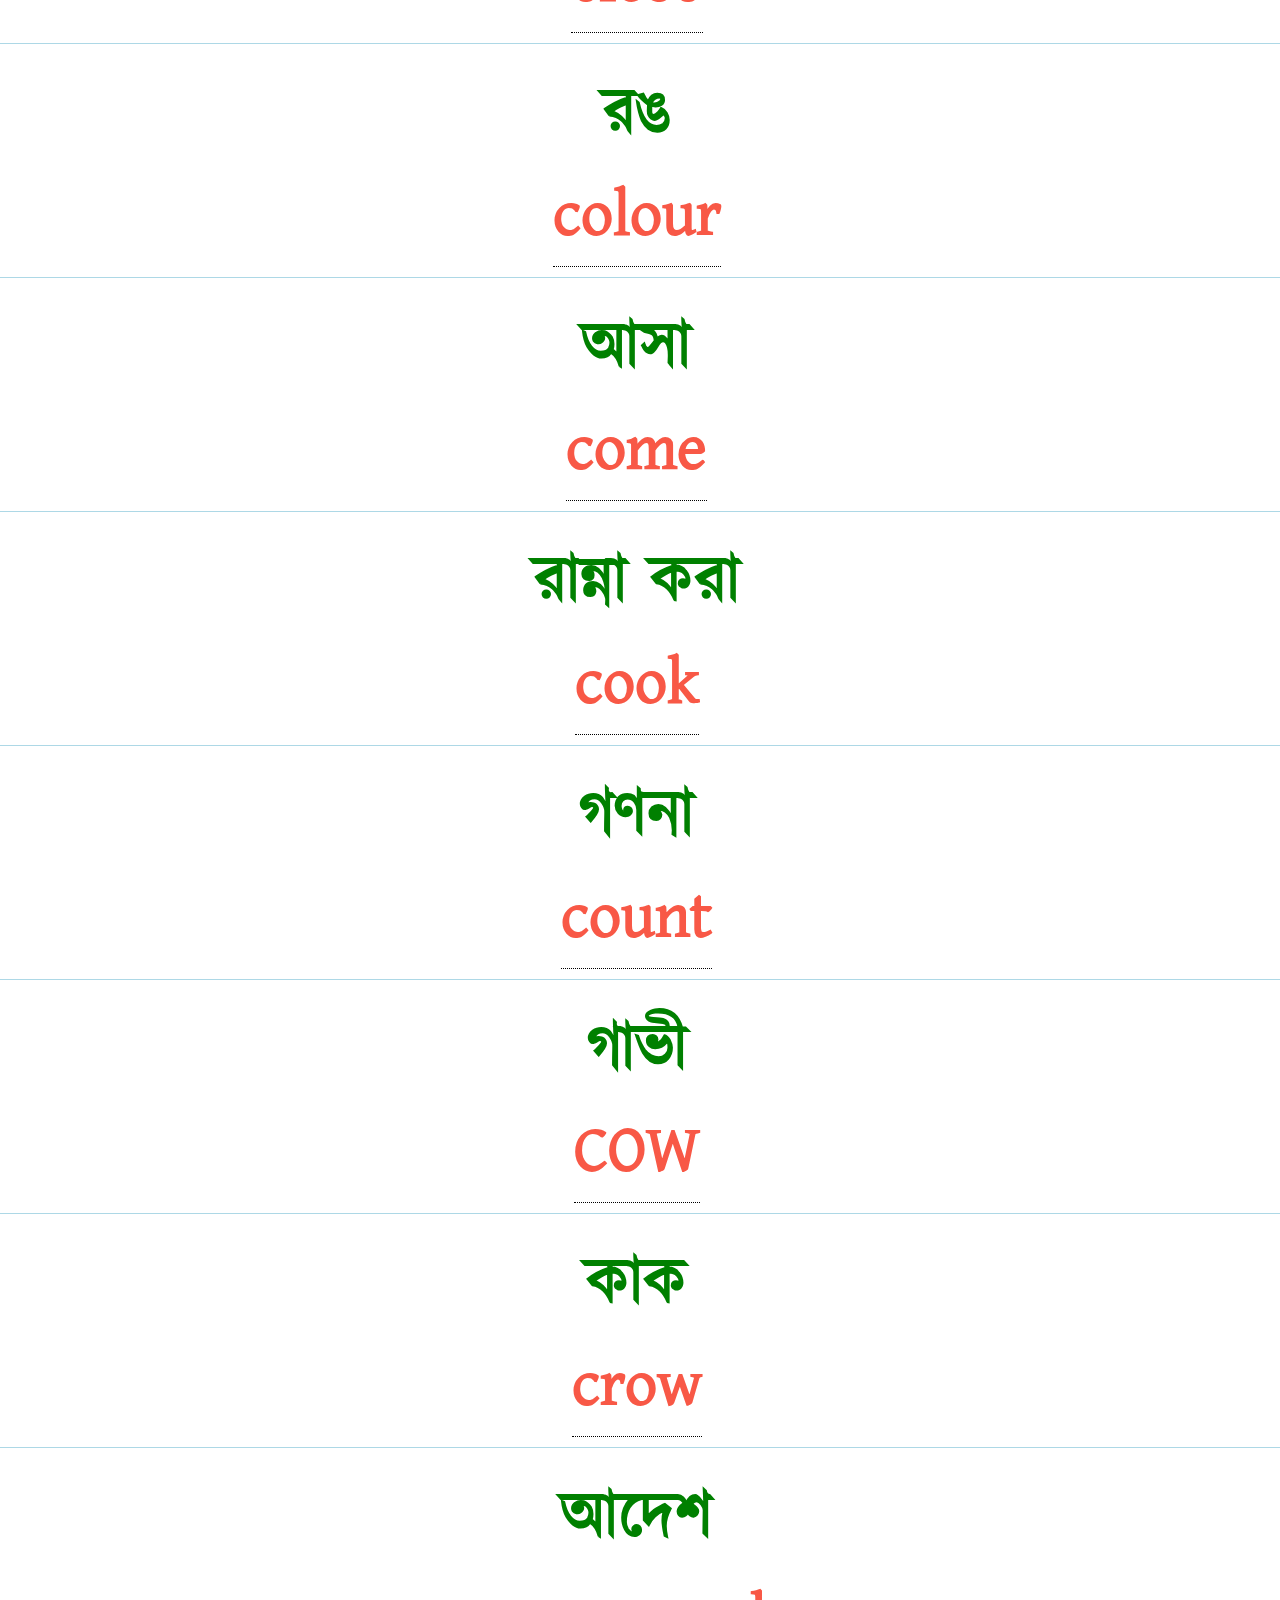
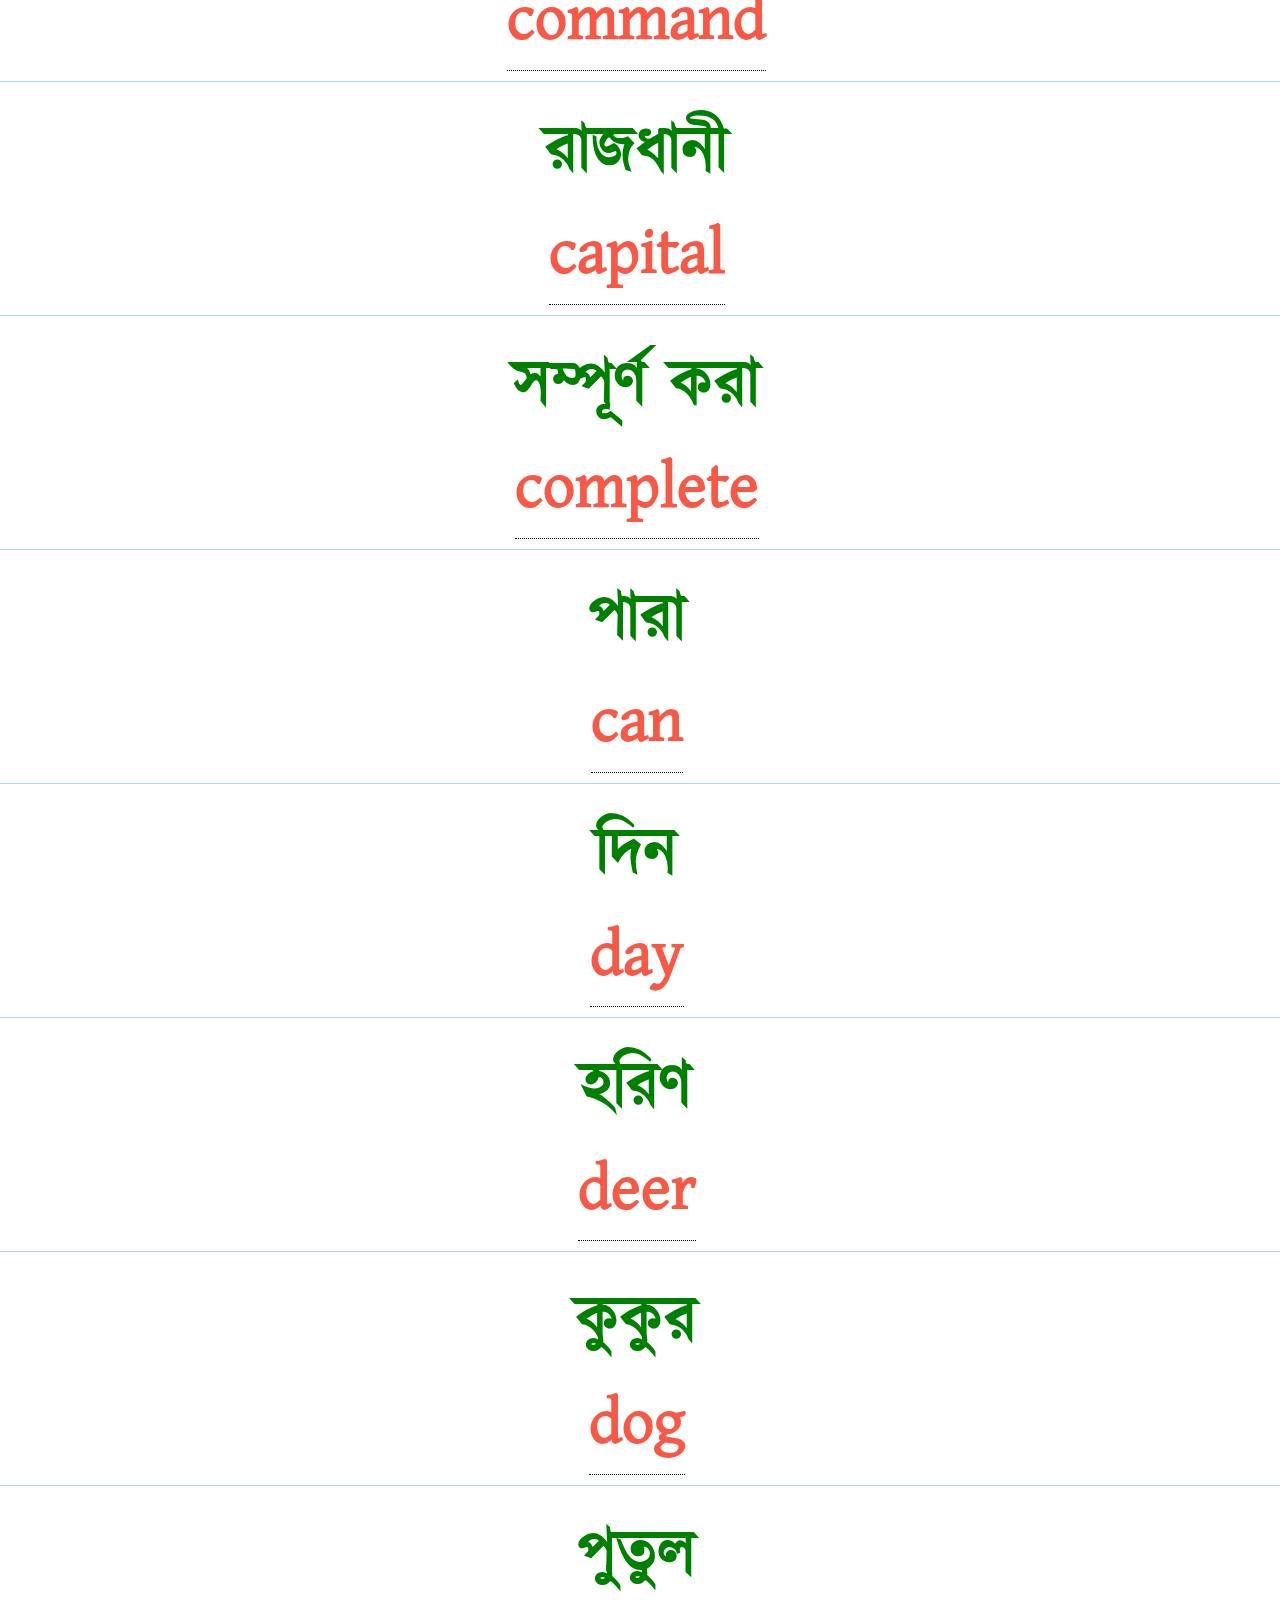
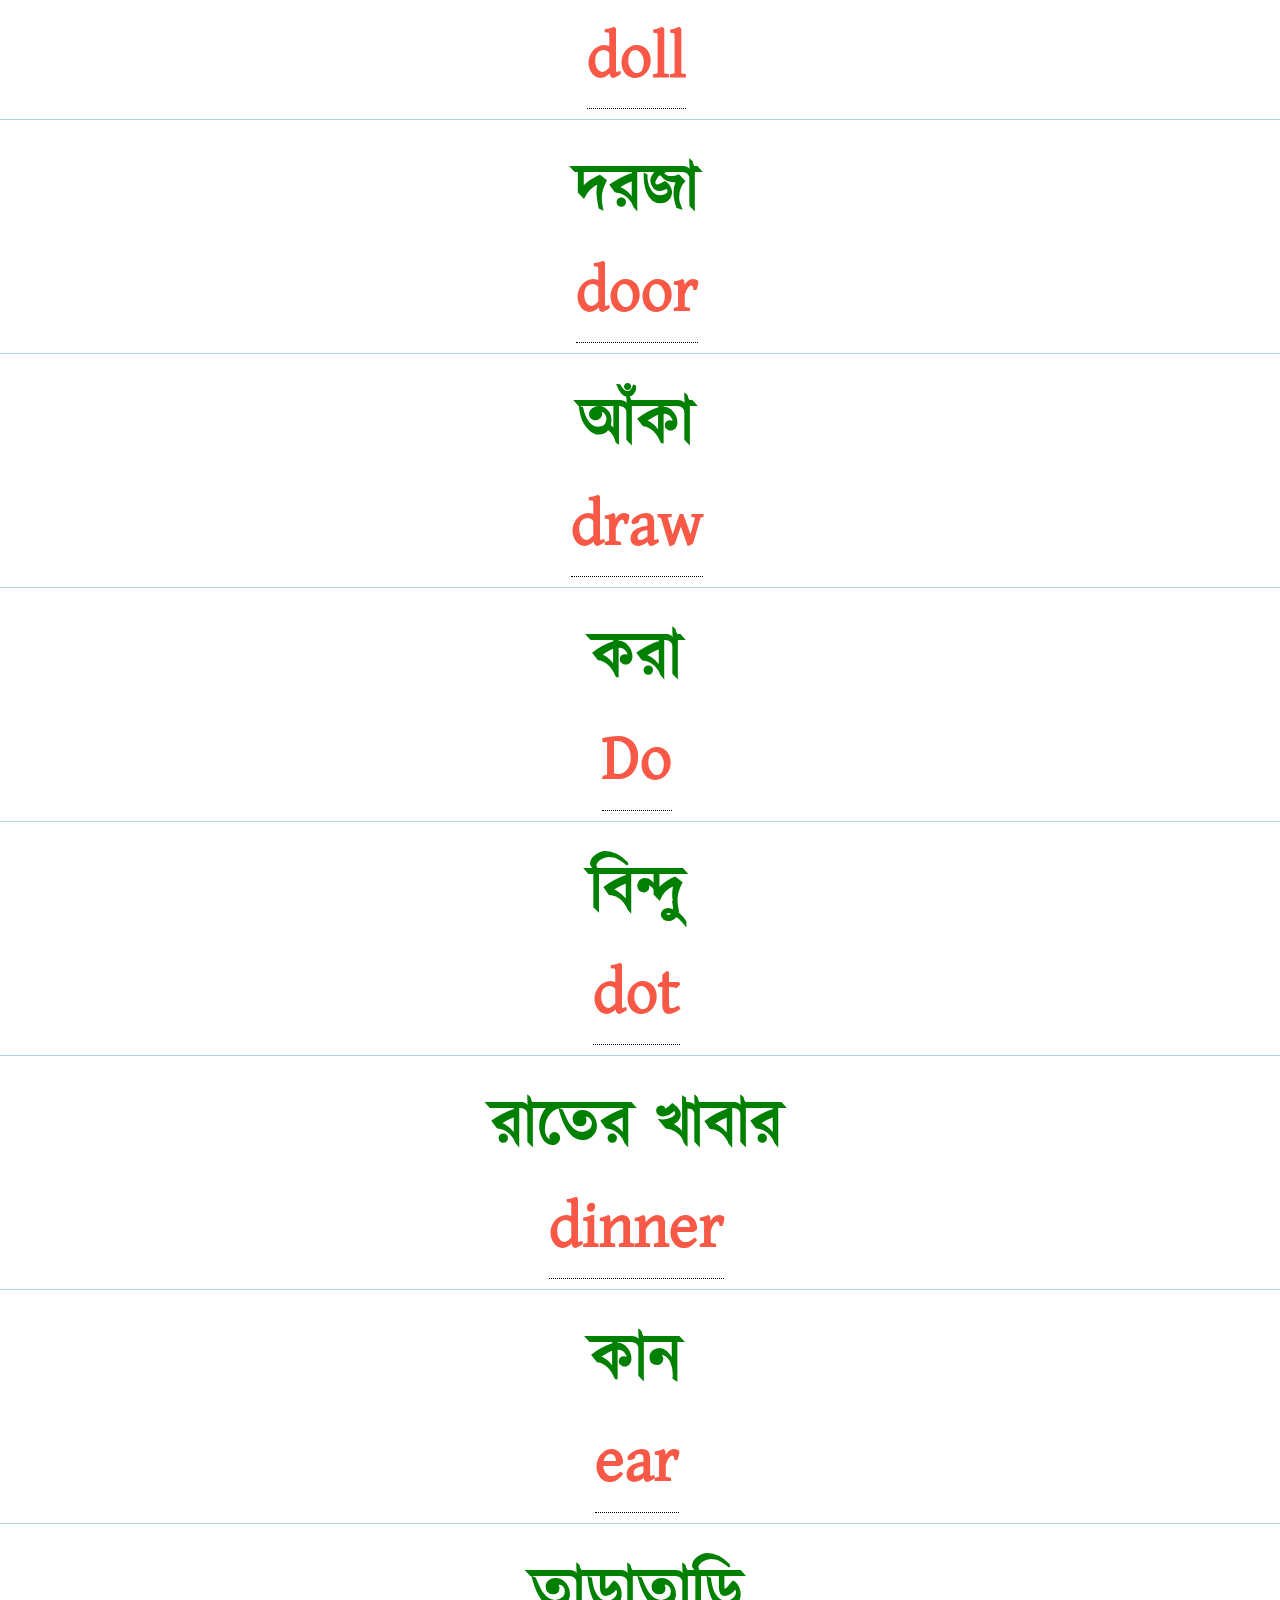
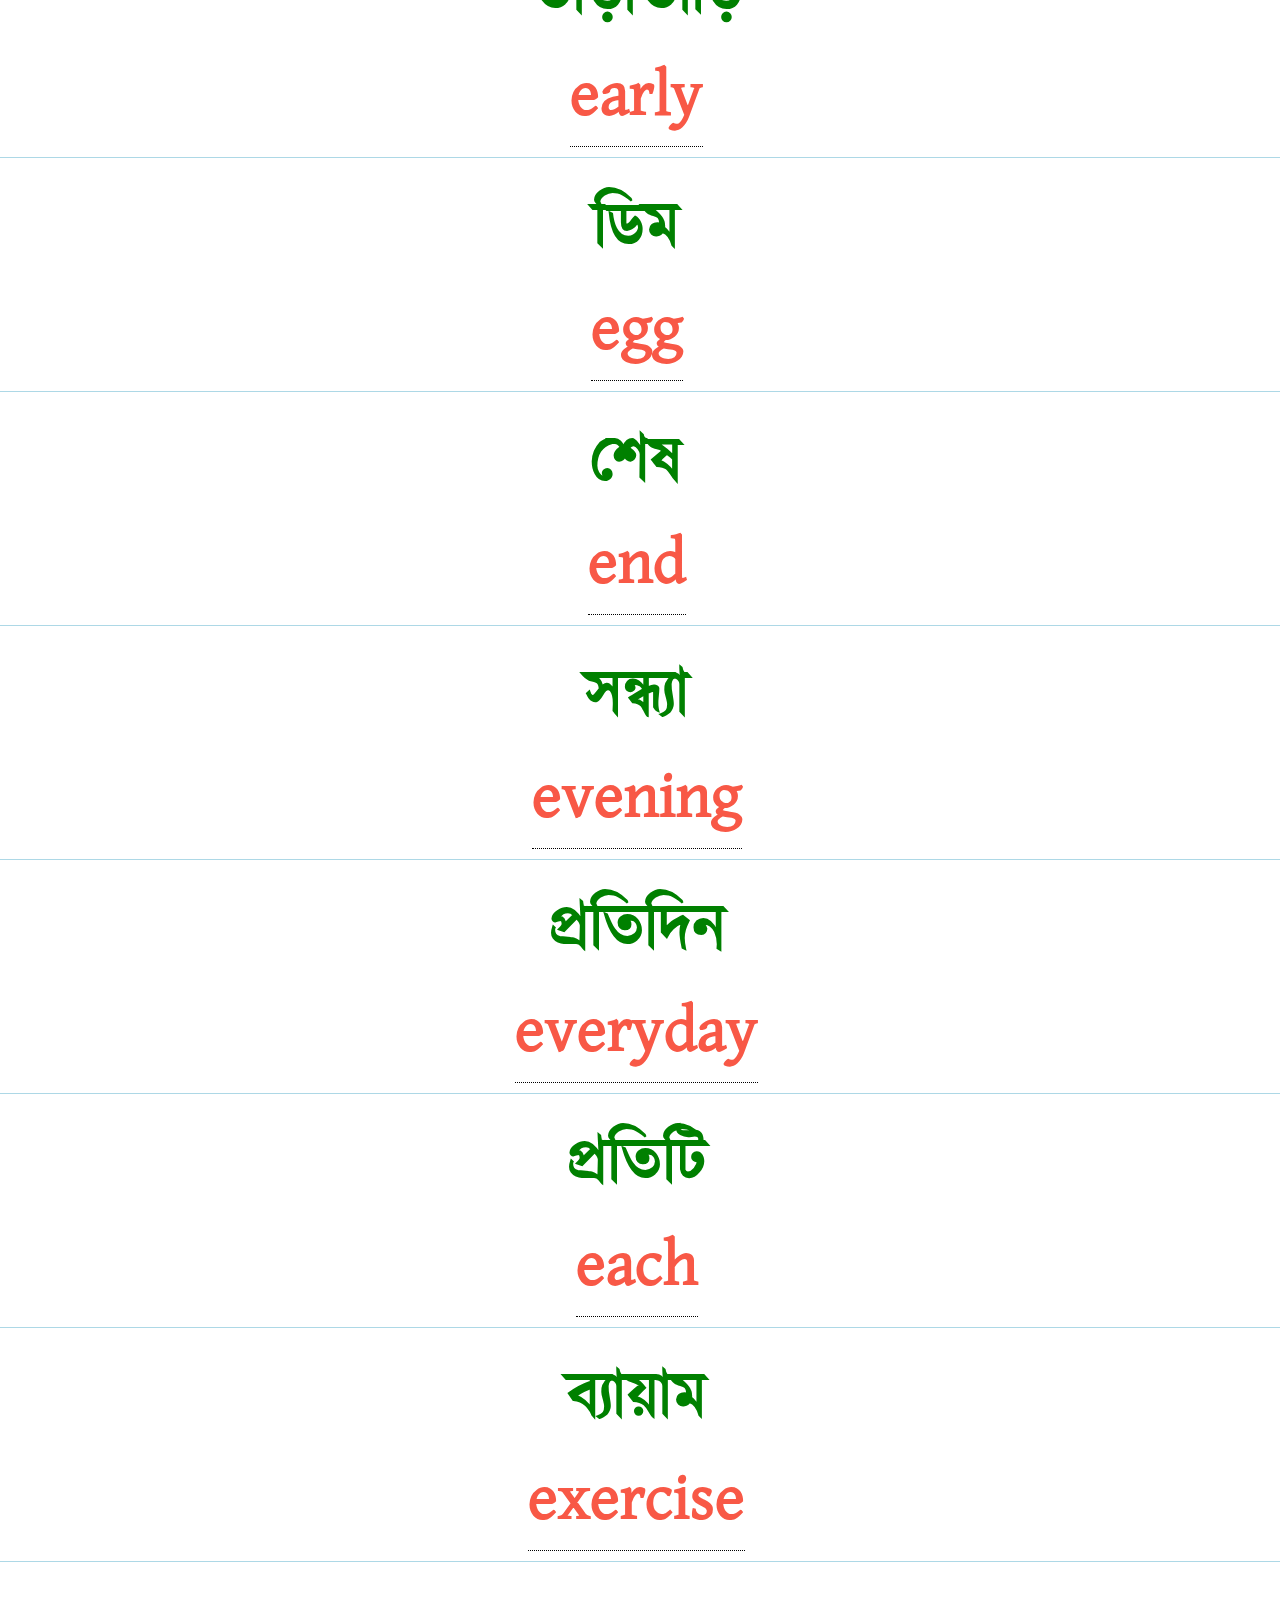
<file: classs-wise/class-two.html>
<!DOCTYPE html>
<html>

<head>
  <meta charset="UTF-8">
  <meta name="viewport" content="width=device-width, initial-scale=1">
  <title>Class two</title>
  <link rel="stylesheet" href="../must-vocabulary/style.css">
  
  <style>
    
    .box{
      flex-direction: column-reverse;
    }
  </style>
</head>

<body>
  <div class="loader"></div>
  <div class="top">
    <img src="../assets/images/arrow-back.png" onclick="history.back()" alt="back image ">
    <p class="length">0</p>
  </div>
  <script>
    const loader = document.querySelector('.loader')

    fetch('json/class-two.json')
      .then(res => res.json())
      .then(data =>
      {
        document.querySelector('.length').innerHTML = data.length + ' class two'
        for (item of data) {
          const div = document.createElement('div')

          div.innerHTML = `  <div class="box"> 

      <p  class="comic tooltip">${item.english}
            <span class="tooltiptext hind">${item.banan}</span>
      </p>


      
      
      <p class="kalporosh bangla" >${item.bangla}</p>
    </div>`
          loader.style.display = 'none'
          document.body.appendChild(div)


        }

      })
  </script>
</body>

</html>
</file>
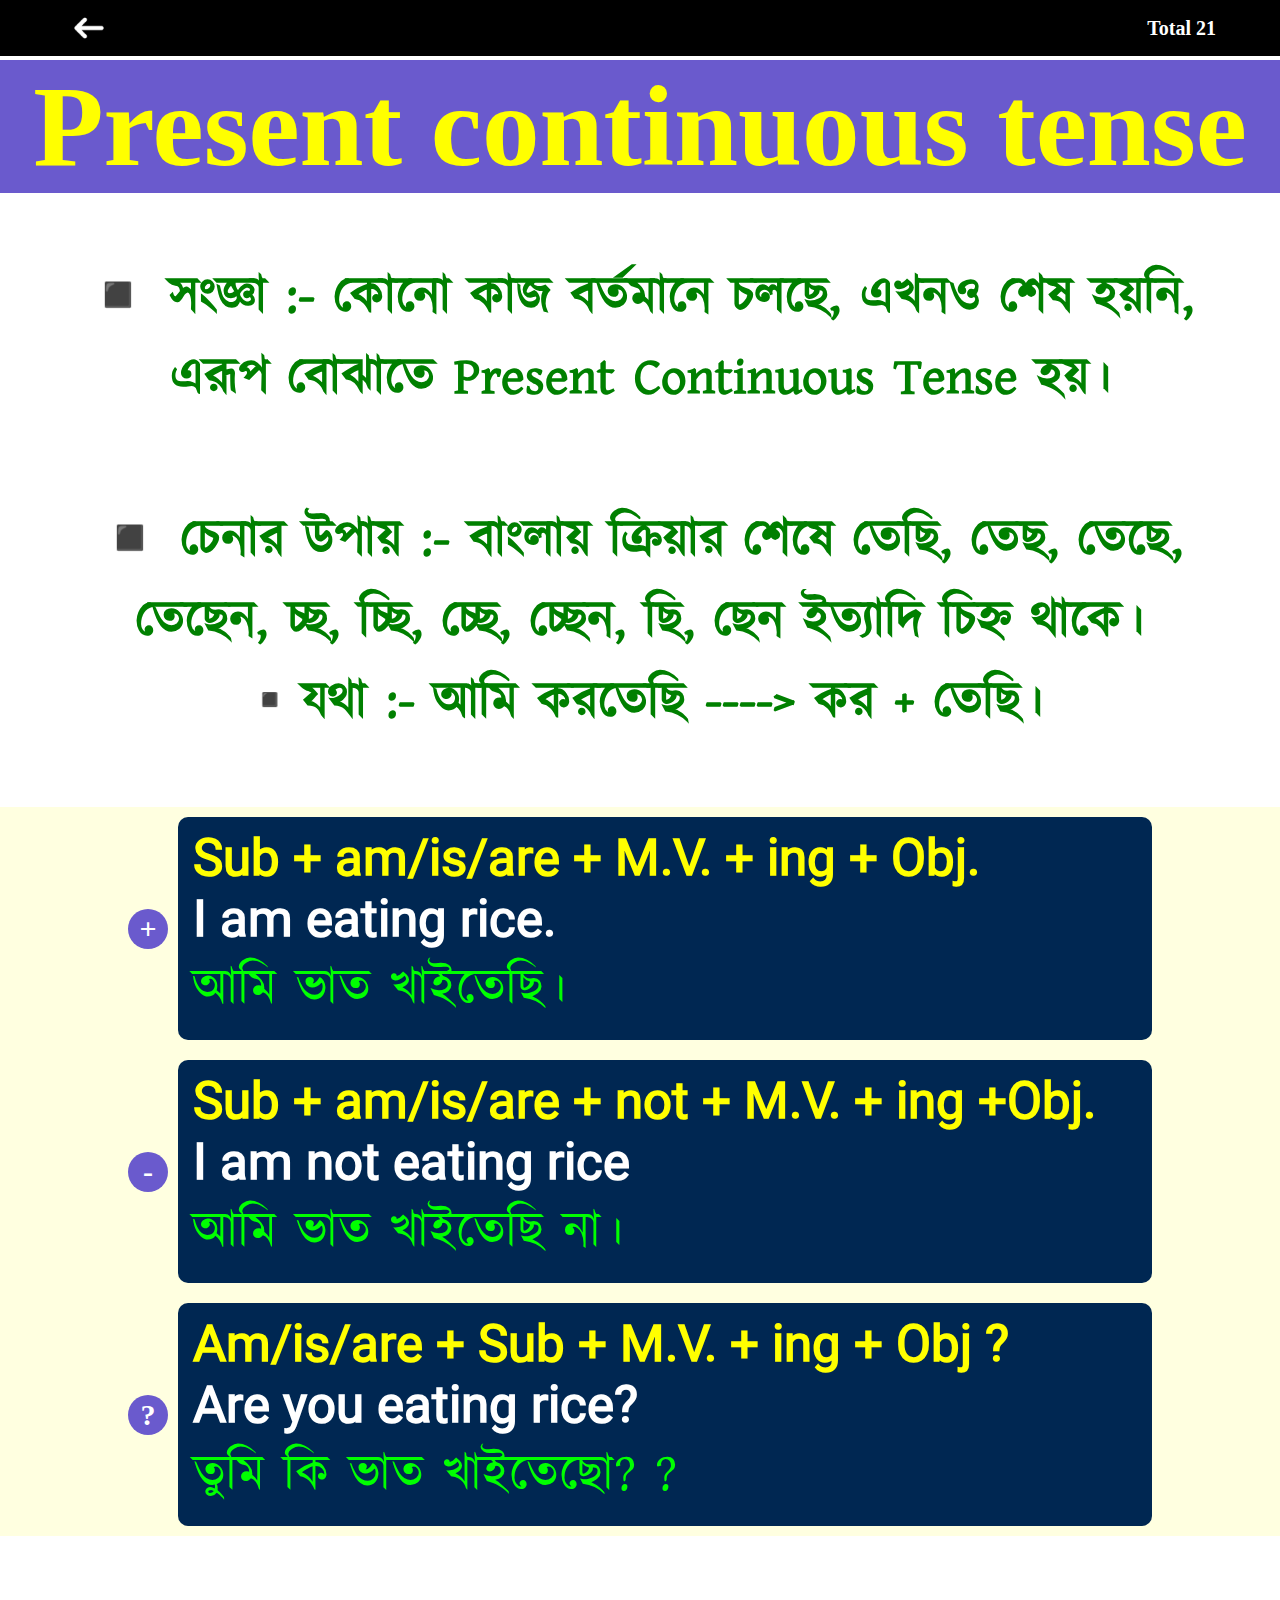
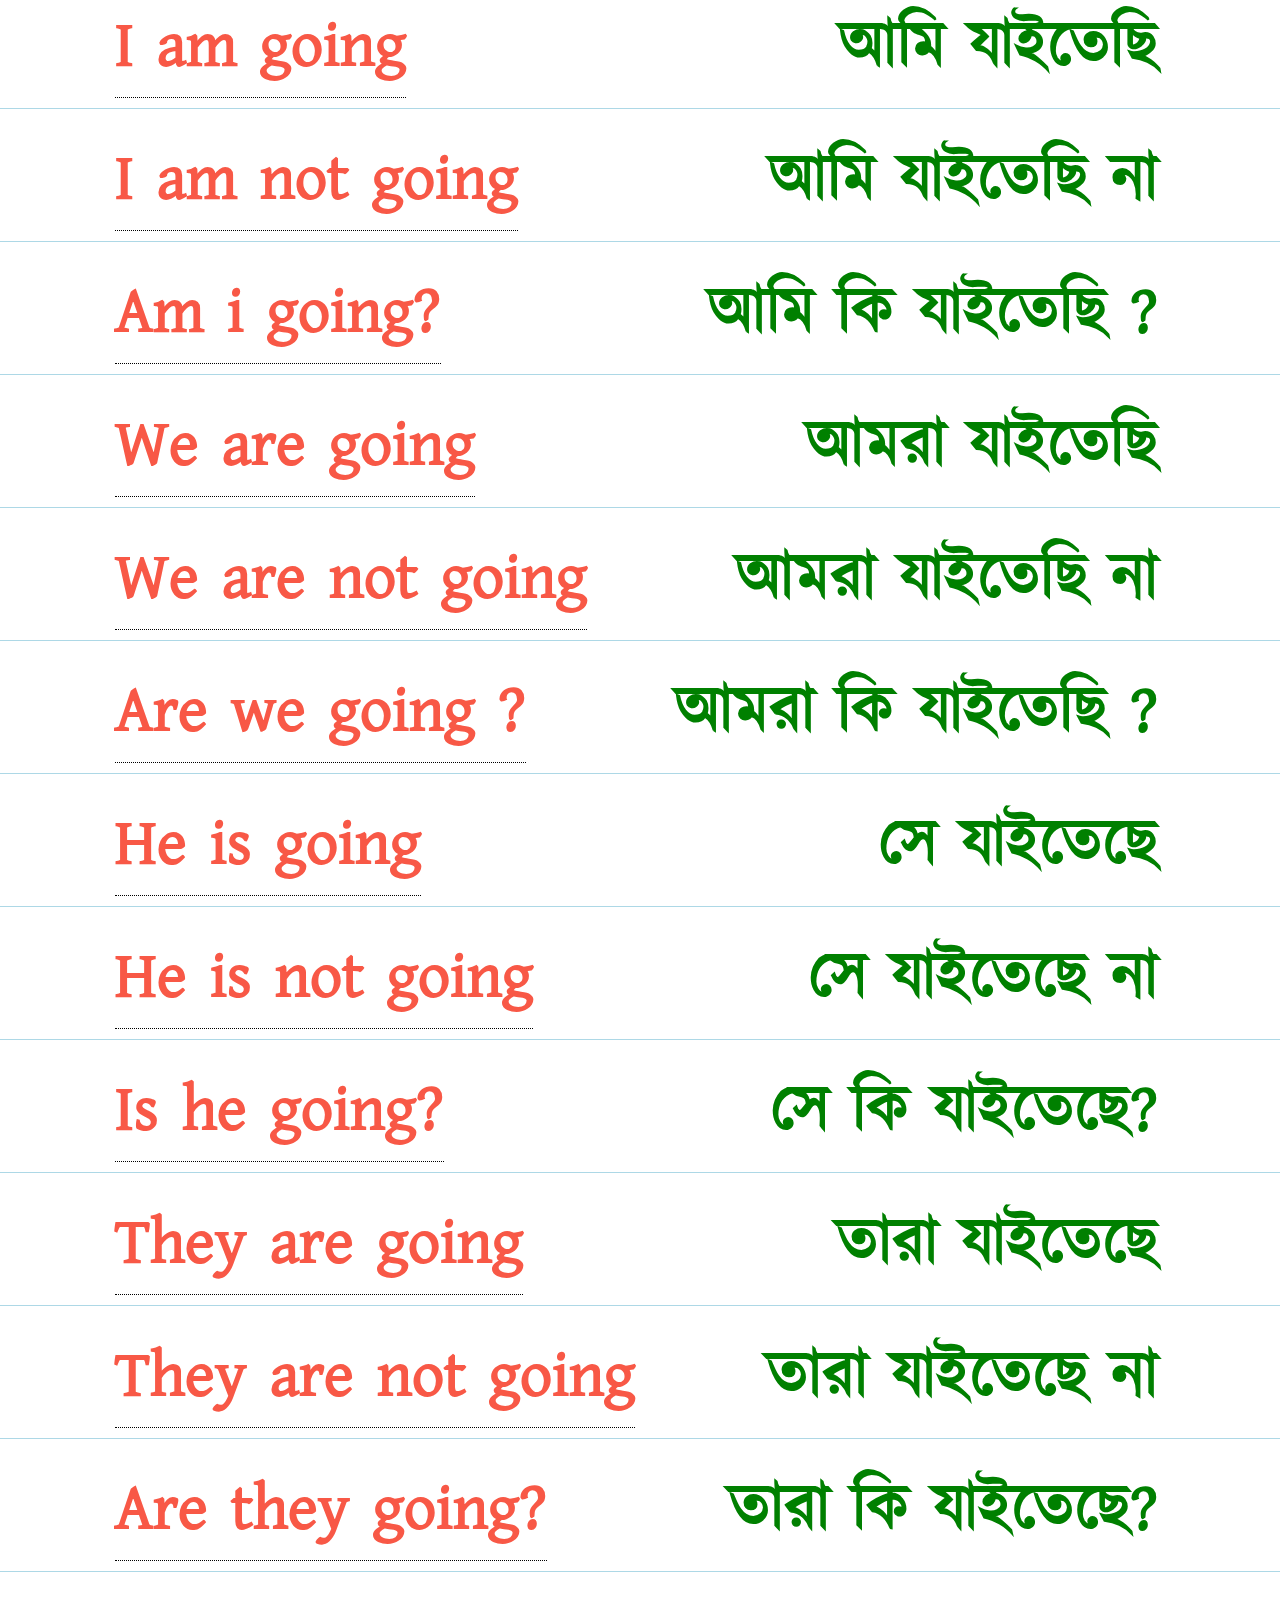
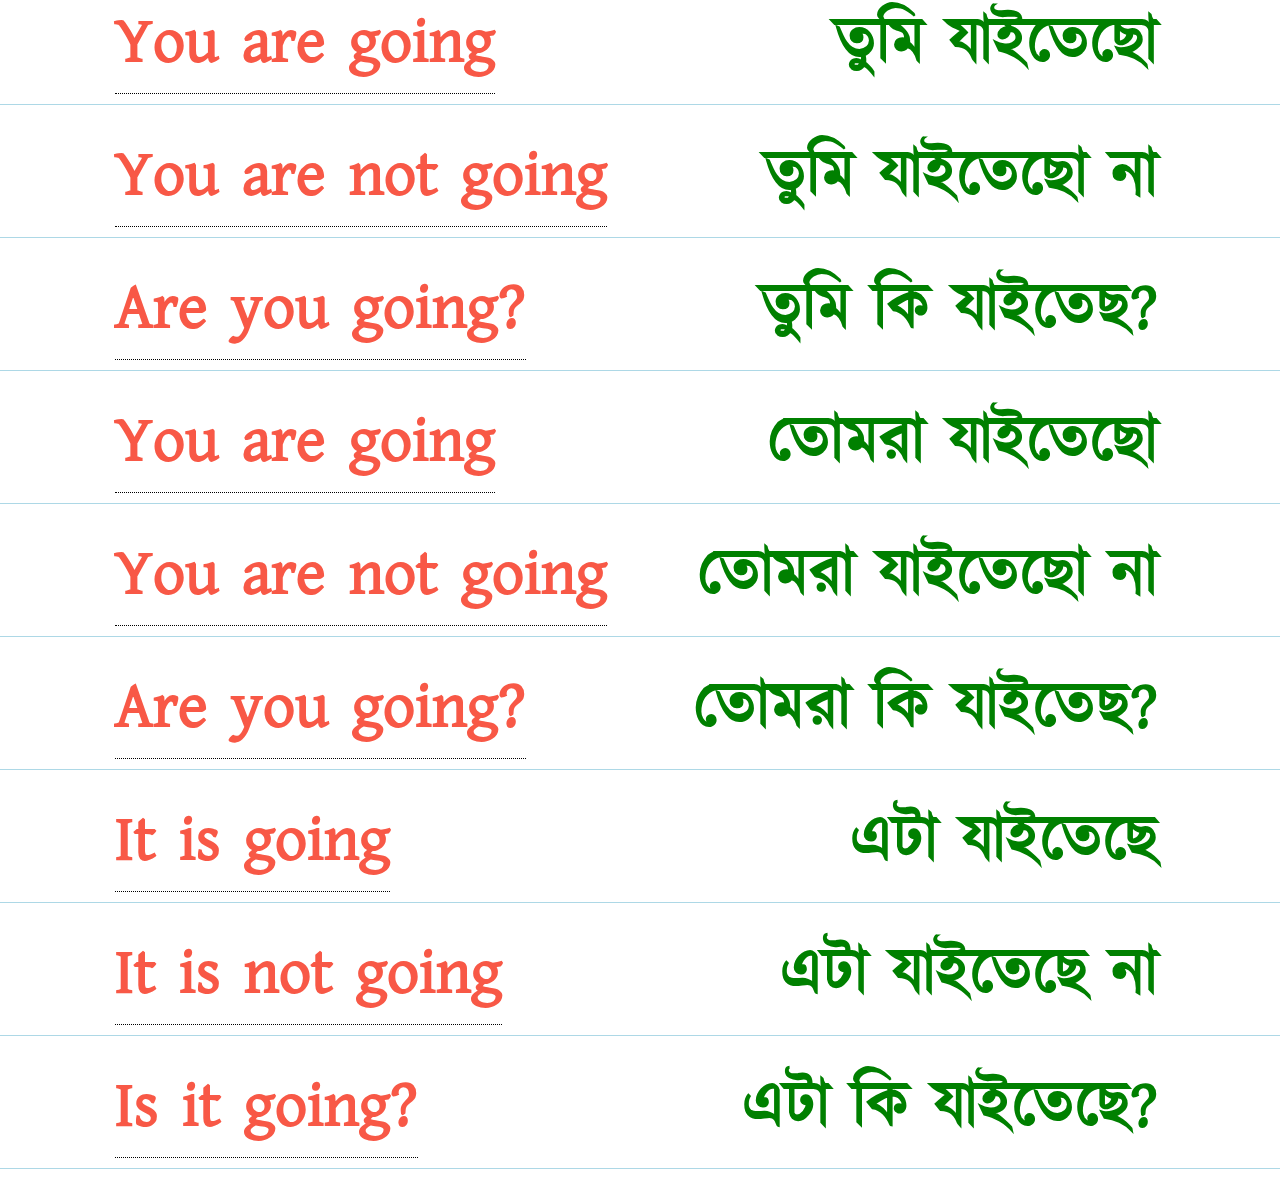
<file: daily-class/class-4-present-continous.html>
<!DOCTYPE html>
<html>

<head>
  <meta charset="UTF-8">
  <meta name="viewport" content="width=device-width, initial-scale=1">
  <title>Future indefinite tense</title>
  <link rel="stylesheet" href="../must-vocabulary/style.css">
  
  
    <style>

@font-face{
  font-family: roboto;
  src: url(../assets/fonts/Roboto-Regular.ttf);
  
} 
@font-face {
  font-family: kalporosh;
  src: url(../assets/fonts/kalpurush.ttf);

}
    *{
      margin: 0;
      padding: 0;
      box-sizing: border-box;
      
      
    }
    main {
      background: lightyellow;
      margin-bottom: 50px;
    }
    
    main h1{
      color: yellow;
      background: slateblue;
      text-align: center;
      font-size: 9vw;
      
    }
   main .line{
     display: flex;
     justify-content: space-between;
     padding: 10px 10%;
     align-items: center;
     
   }
  main .line span{
    background: slateblue;
    display: inline-block;
    color: #fff;
    font-size: 30px;
    height: 40px;
    width: 40px;
    border-radius: 50%;
    font-weight: 800;
    display: flex;
    align-items: center;
    justify-content: center;
  }
 main .line div{
   background: #002752;
   flex: 1;
   margin-left: 10px;
   padding: 10px;
   padding-left: 15px;
   border-radius: 10px;
   text-align: left;
   font-family: roboto;
   font-weight: bold;
  
   
 }
 h4{
   word-spacing: 0px ;
   font-size: 12px;
   
 }
main .line div h4:nth-child(1){
  color:yellow;
  font-size: 4vw;
  font-weight: 800;
  font-family: -apple-system, BlinkMacSystemFont, 'Segoe UI', Roboto, Oxygen, Ubuntu, Cantarell, 'Open Sans', 'Helvetica Neue', sans-serif;
}
main .line div h4:nth-child(2) {
  color: #fff;
  font-size: 4vw;
  font-weight: 800;
}
main .line div h4:nth-child(3) {
  color: #fff;
  font-size: 4vw;
  font-weight: 500;
  font-family: kalporosh;
  color: lime;
  
}
main .text{
  font-family: kalporosh;
  padding: 5%;
  font-weight: bold;
  color: green;
  text-align: center;
  background: #fff;
  font-size: 4vw !important ;
 
}
  </style>
</head>

<body>
  <div class="loader"></div>
  <div class="top">
    <img src="../assets/images/arrow-back.png" onclick="history.back()" alt="back image ">
    <p class="length">0</p>
  </div>
  
   
  <main id="main">
        <h1>Present continuous tense</h1>
        <p class="text">
    
         <b> ◾ সংজ্ঞা  :- </b> কোনো কাজ বর্তমানে চলছে, এখনও শেষ হয়নি, এরূপ বোঝাতে Present Continuous Tense হয়।
    
         <br>
         <br>
◾ চেনার উপায় :- বাংলায় ক্রিয়ার শেষে তেছি, তেছ, তেছে, তেছেন, চ্ছ, চ্ছি, চ্ছে, চ্ছেন, ছি, ছেন ইত্যাদি চিহ্ন থাকে।
          ▪️যথা :- আমি করতেছি ----> কর + তেছি।
    
        </p>
    
        <div class="line">
          <span>+</span>
          <div class="">
            <h4>Sub + am/is/are + M.V. + ing + Obj.</h4>
            <h4> I am eating rice. </h4>
            <h4> আমি ভাত খাইতেছি। </h4>
          </div>
        </div>
        <div class="line">
          <span>-</span>
          <div class="">
            <h4>Sub + am/is/are + not + M.V. + ing +Obj.</h4>
            <h4> I am not eating rice</h4>
            <h4>আমি ভাত খাইতেছি না।</h4>
          </div>
        </div>
        <div class="line">
          <span>?</span>
          <div class="">
            <h4>Am/is/are + Sub + M.V. + ing + Obj ?</h4>
            <h4> Are you eating rice?</h4>
            <h4>তুমি কি ভাত খাইতেছো?  ?</h4>
          </div>
        </div>
    
      </main>
  <script>
    const loader = document.querySelector('.loader')
    const main=document.getElementById('main')
    main.style.display='none'

    fetch('json/class-4-p-continous.json')
      .then(res => res.json())
      .then(data =>
      {
        document.querySelector('.length').innerHTML = 'Total ' +data.length
        for (item of data) {
          
         
          const div = document.createElement('div')

          div.innerHTML = `  <div class="box"> 

      <p  class="comic tooltip">${item.english}
            <span class="tooltiptext hind">${item.banan}</span>
      </p>


      
      
      <p class="kalporosh bangla" >${item.bangla}</p>
    </div>`
          loader.style.display = 'none'
          document.body.appendChild(div)
          main.style.display='block'


        }

      })
  </script>
</body>

</html>
</file>
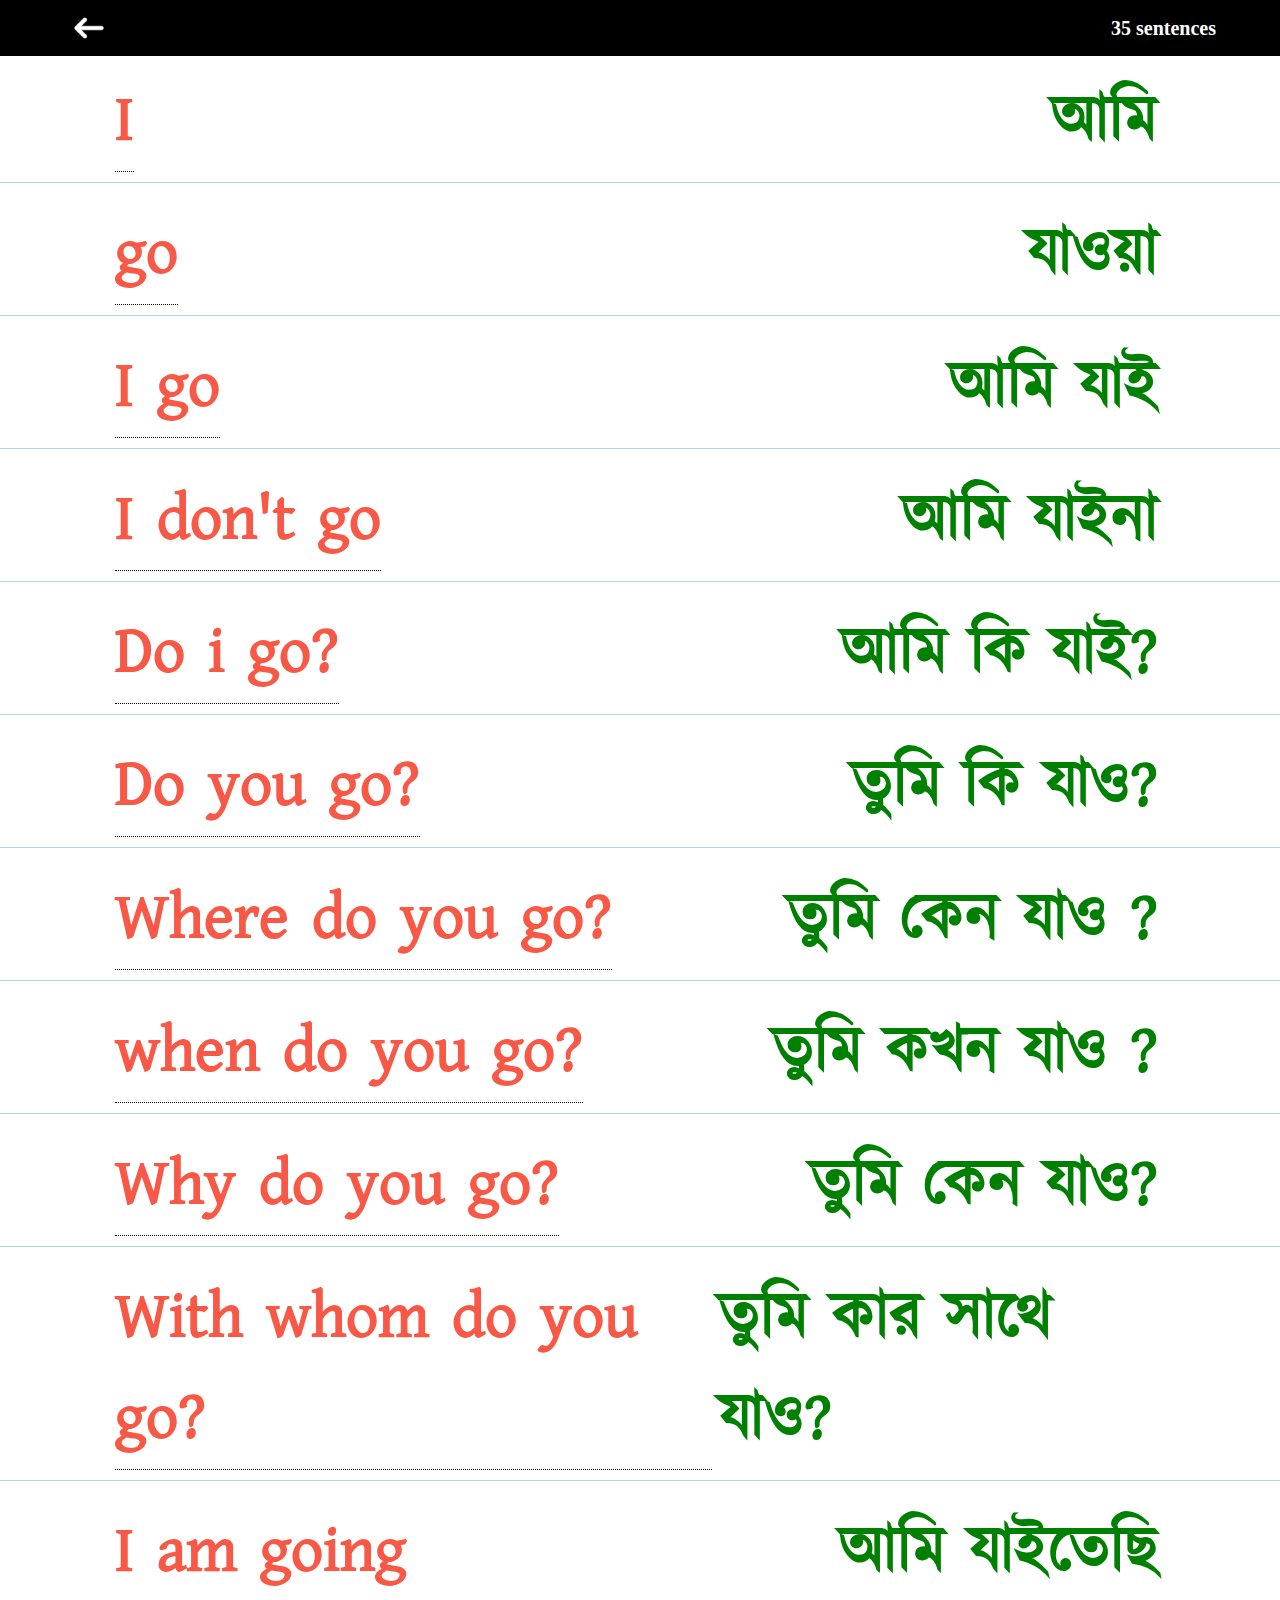
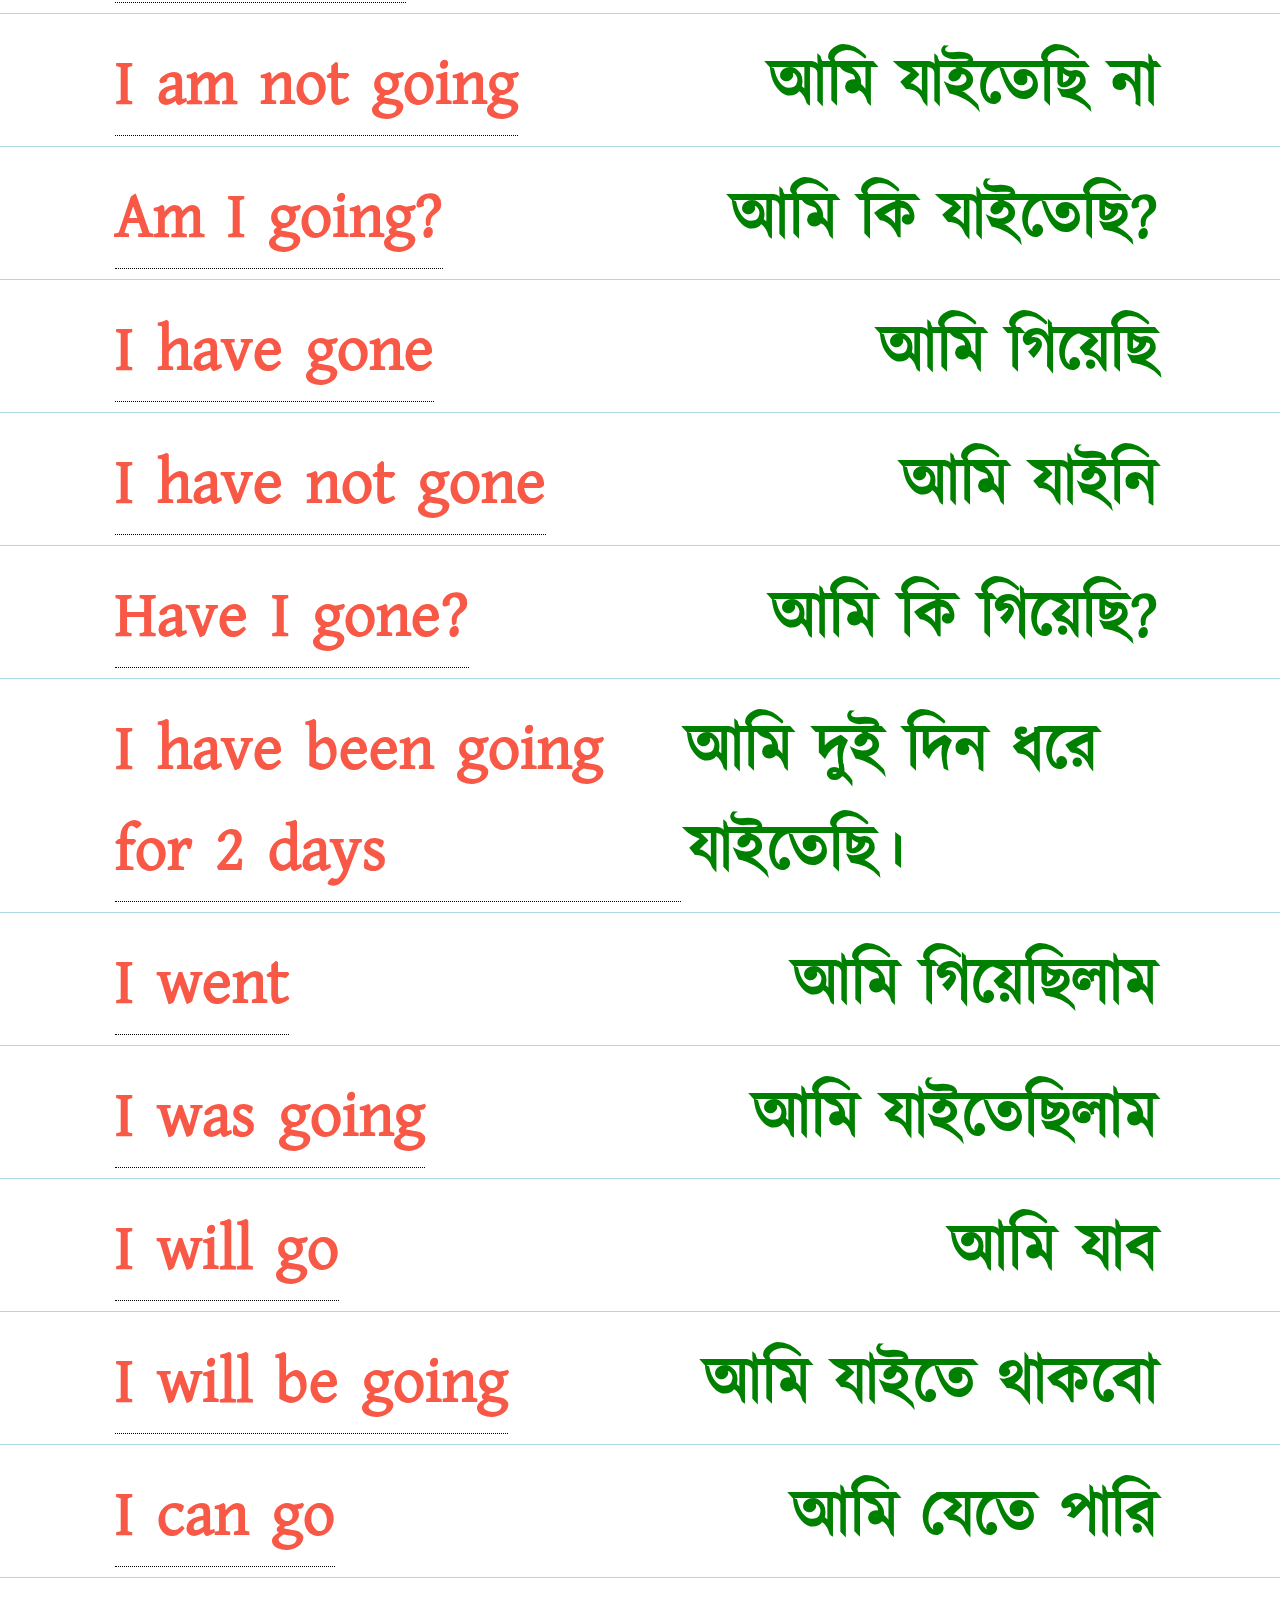
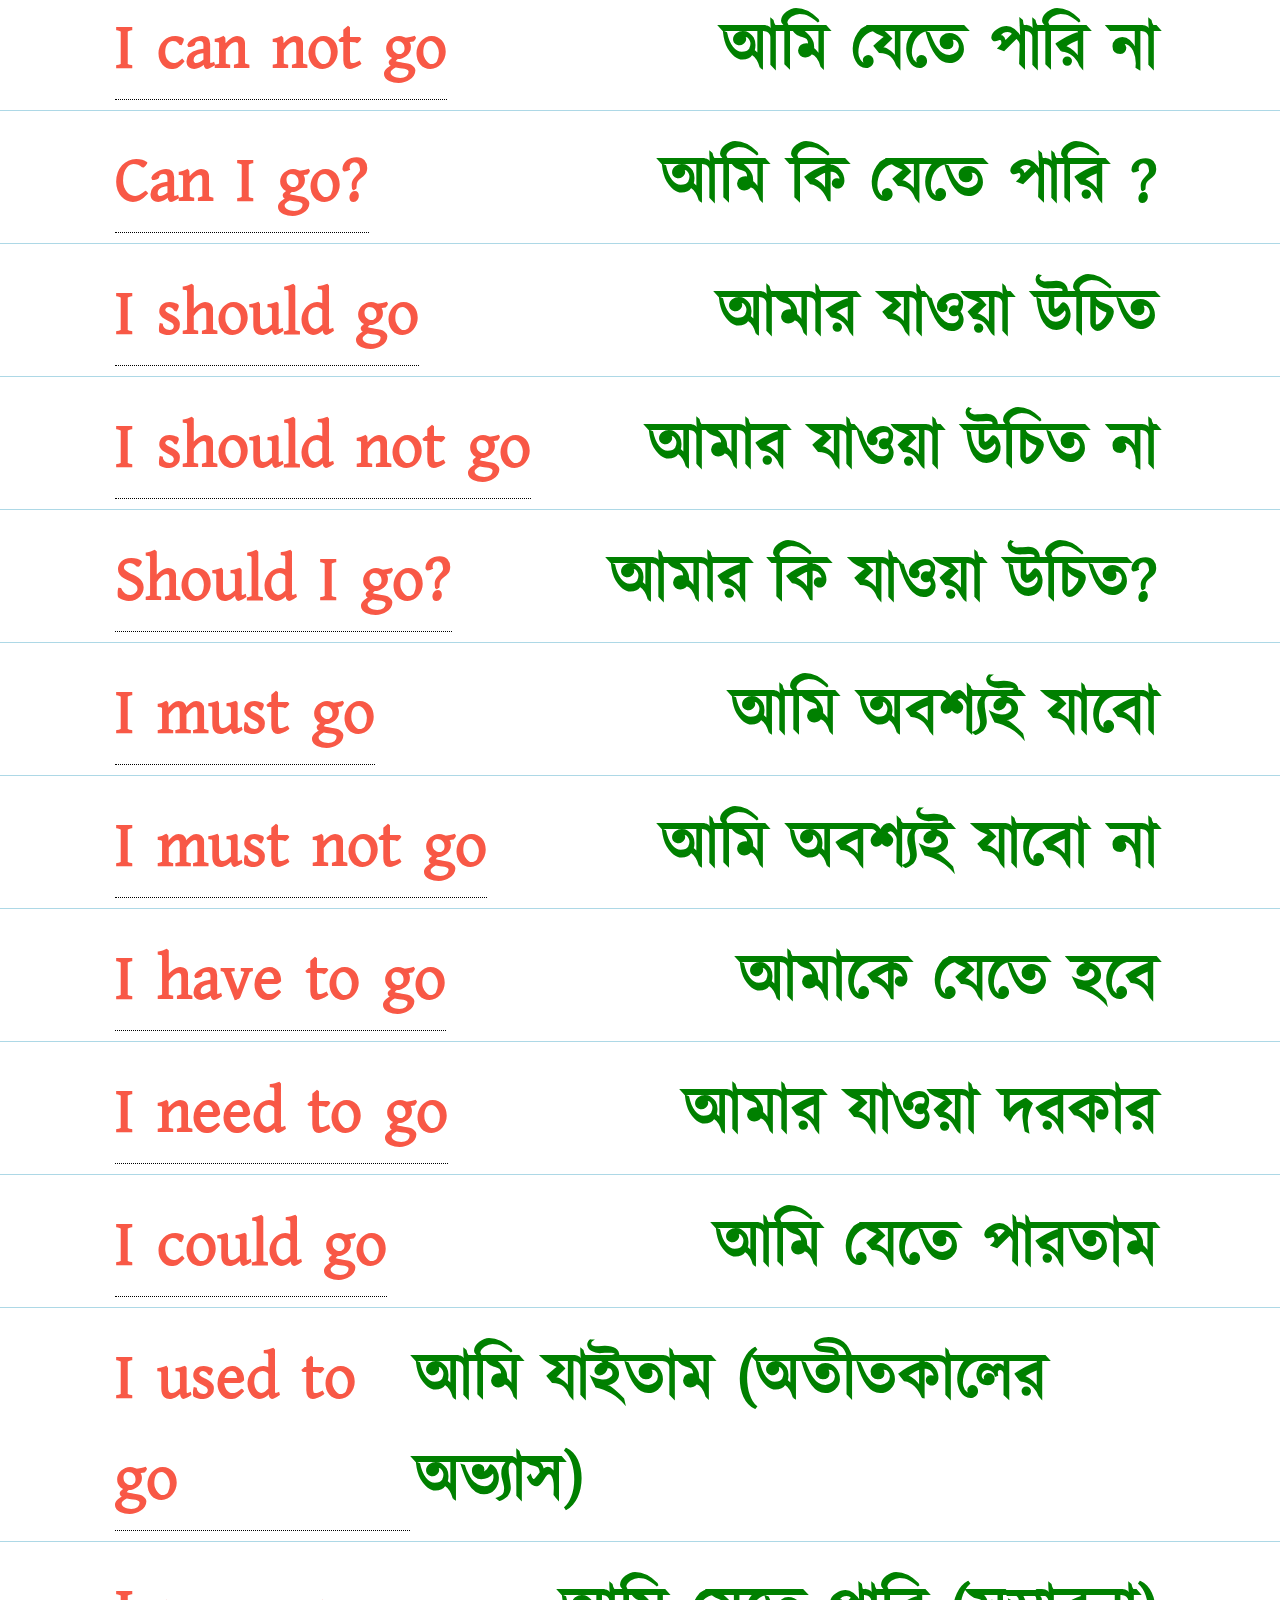
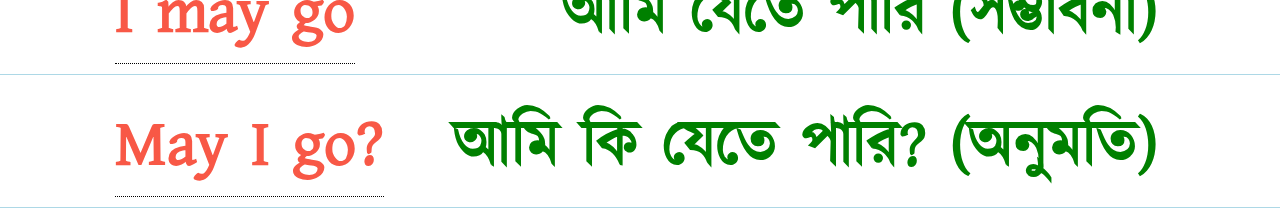
<file: daily-class/class-5-100-sentense-making.html>
<!DOCTYPE html>
<html>

<head>
  <meta charset="UTF-8">
  <meta name="viewport" content="width=device-width, initial-scale=1">
  <title>Class two</title>
  <link rel="stylesheet" href="../must-vocabulary/style.css">
  
  
    <style>

@font-face{
  font-family: roboto;
  src: url(../assets/fonts/Roboto-Regular.ttf);
  
} 
@font-face {
  font-family: kalporosh;
  src: url(../assets/fonts/kalpurush.ttf);

}
    *{
      margin: 0;
      padding: 0;
      box-sizing: border-box;
      
      
    }
    main {
      background: lightyellow;
      margin-bottom: 50px;
    }
    
    main h1{
      color: yellow;
      background: slateblue;
      text-align: center;
      font-size: 8vw;
    }
   main .line{
     display: flex;
     justify-content: space-between;
     padding: 10px 10%;
     align-items: center;
   }
  main .line span{
    background: slateblue;
    display: inline-block;
    color: #fff;
    font-size: 5vw;
    height: 8vw;
    width: 8vw;
    border-radius: 50%;
    font-weight: 800;
    display: flex;
    align-items: center;
    justify-content: center;
  }
 main .line div{
   background: #002752;
   flex: 1;
   margin-left: 10px;
   padding: 10px;
   padding-left: 15px;
   border-radius: 10px;
   text-align: left;
   font-family: roboto;
   font-weight: bold;
  
   
 }
 h4{
   word-spacing: 0px ;
 }
main .line div h4:nth-child(1){
  color:yellow;
  font-size: 5vw;
  font-weight: 800;
  font-family: -apple-system, BlinkMacSystemFont, 'Segoe UI', Roboto, Oxygen, Ubuntu, Cantarell, 'Open Sans', 'Helvetica Neue', sans-serif;
}
main .line div h4:nth-child(2) {
  color: #fff;
  font-size: 5vw;
  font-weight: 800;
}
main .line div h4:nth-child(3) {
  color: #fff;
  font-size: 5vw;
  font-weight: 500;
  font-family: kalporosh;
  color: lime;
  
}
main .text{
  font-family: kalporosh;
  padding: 5%;
  font-weight: bold;
  color: black;
  text-align: center;
  background: #fff;
  font-size: 4vw !important ;
 
}
  </style>
</head>

<body>
  <div class="loader"></div>
  <div class="top">
    <img src="../assets/images/arrow-back.png" onclick="history.back()" alt="back image ">
    <p class="length">0</p>
  </div>
  
   

  <script>
    const loader = document.querySelector('.loader')
  //  const main=document.getElementById('main')
  //  main.style.display='none'

    fetch('json/class-5-100sentense .json')
      .then(res => res.json())
      .then(data =>
      {
        document.querySelector('.length').innerHTML = data.length + ' sentences'
        for (item of data) {
          
         
          const div = document.createElement('div')

          div.innerHTML = `  <div class="box"> 

      <p  class="comic tooltip">${item.english}
            <span class="tooltiptext hind">${item.banan}</span>
      </p>


      
      
      <p class="kalporosh bangla" >${item.bangla}</p>
    </div>`
          loader.style.display = 'none'
          document.body.appendChild(div)
      //    main.style.display='block'


        }

      })
  </script>
</body>

</html>
</file>
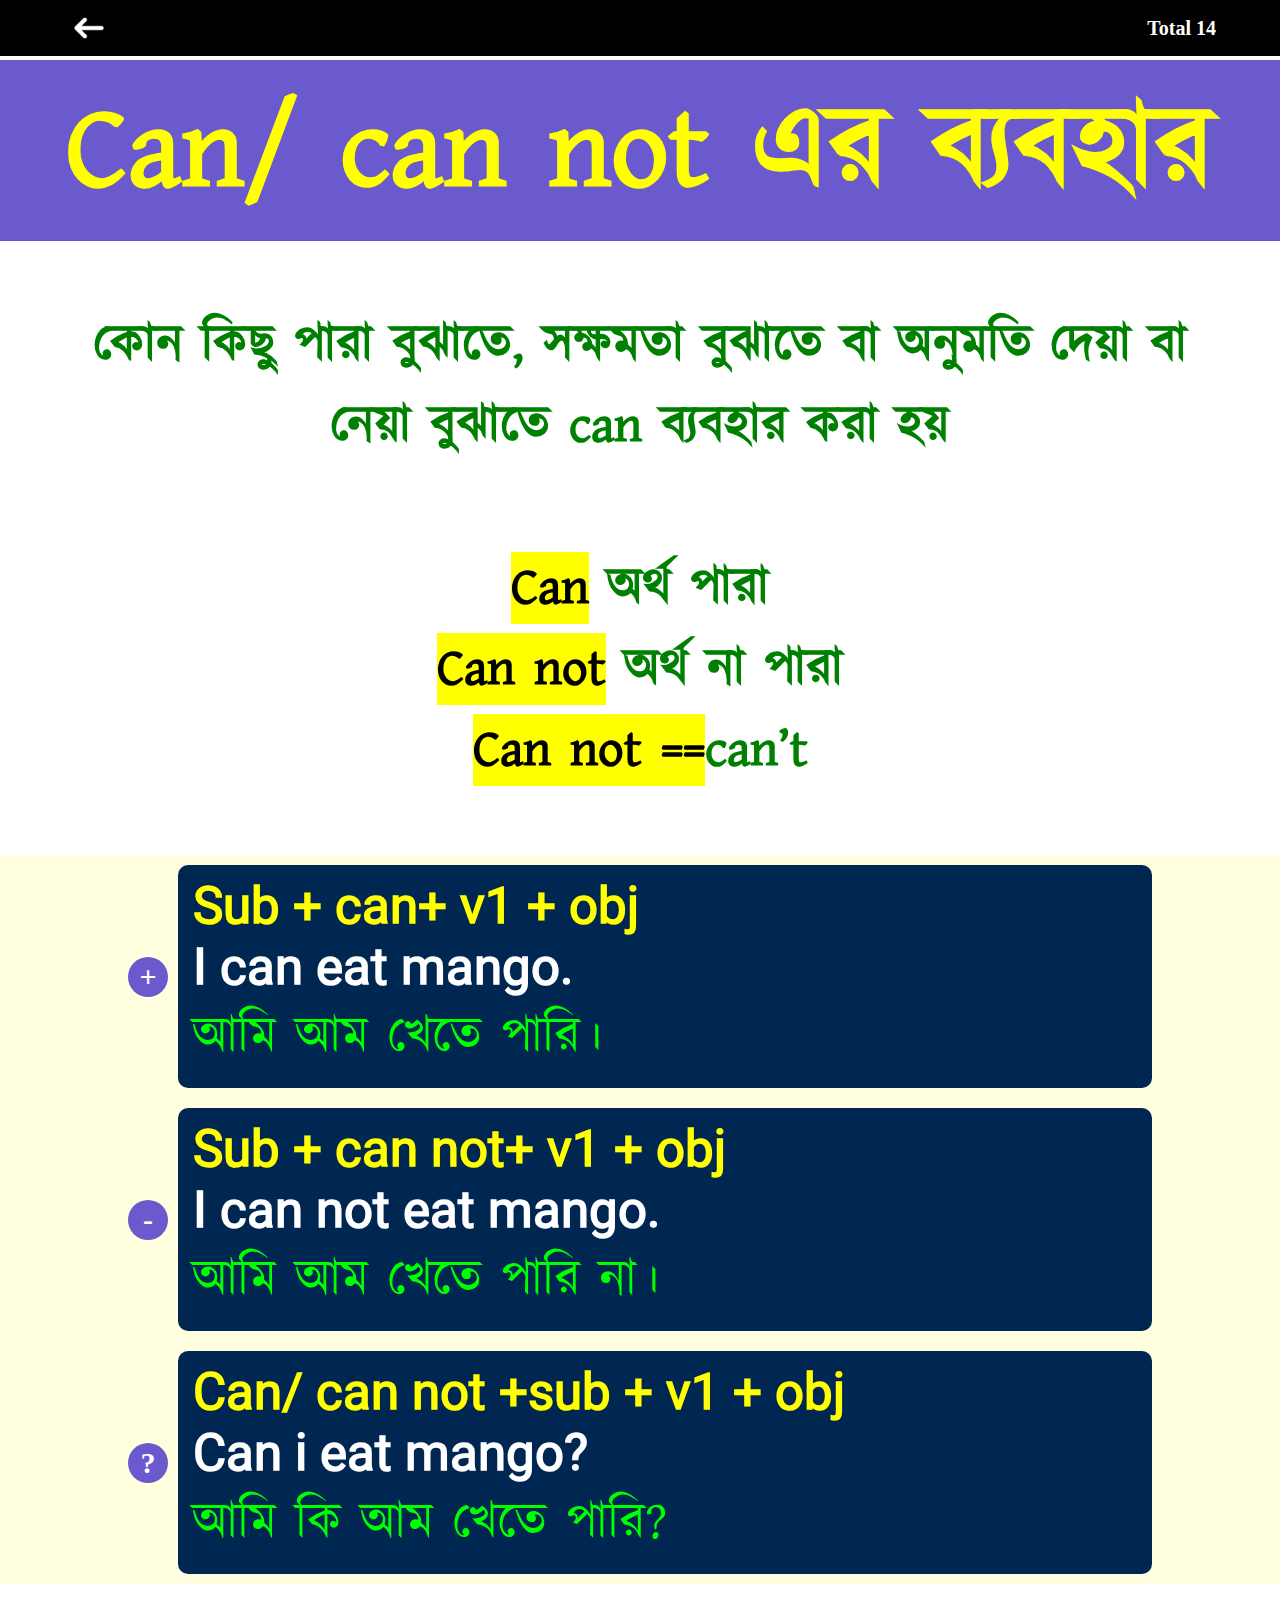
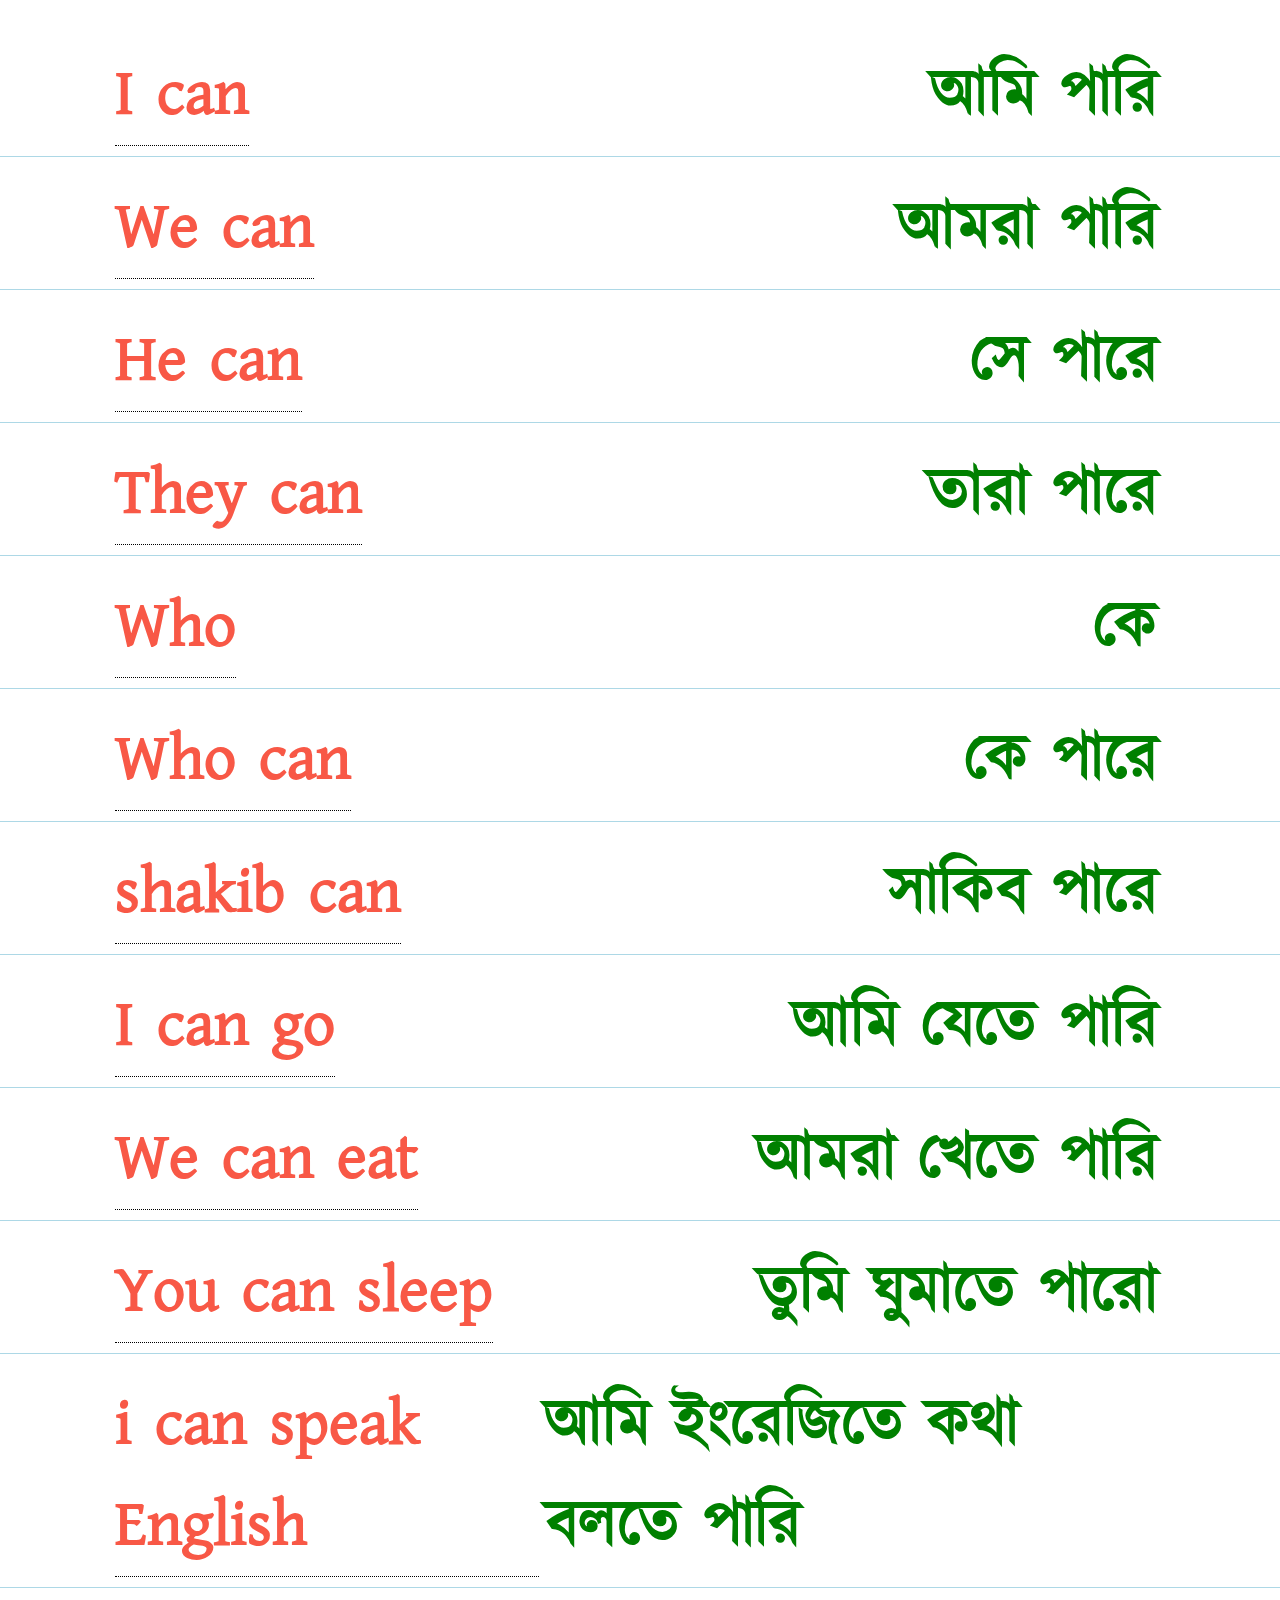
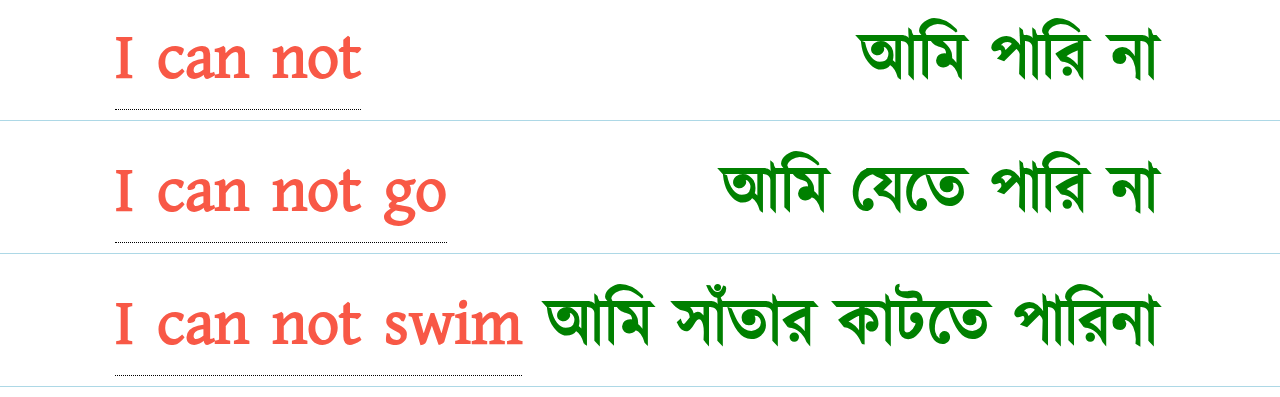
<file: daily-class/class-6-can.html>
<!DOCTYPE html>
<html>

<head>
  <meta charset="UTF-8">
  <meta name="viewport" content="width=device-width, initial-scale=1">
  <title>Future indefinite tense</title>
  <link rel="stylesheet" href="../must-vocabulary/style.css">
  
  
    <style>

@font-face{
  font-family: roboto;
  src: url(../assets/fonts/Roboto-Regular.ttf);
  
} 
@font-face {
  font-family: kalporosh;
  src: url(../assets/fonts/kalpurush.ttf);

}
    *{
      margin: 0;
      padding: 0;
      box-sizing: border-box;
      
      
    }
    main {
      background: lightyellow;
      margin-bottom: 50px;
    }
    
    main h1{
      color: yellow;
      background: slateblue;
      text-align: center;
      font-size: 9vw;
      font-family: kalporosh;
    }
   main .line{
     display: flex;
     justify-content: space-between;
     padding: 10px 10%;
     align-items: center;
     
   }
  main .line span{
    background: slateblue;
    display: inline-block;
    color: #fff;
    font-size: 30px;
    height: 40px;
    width: 40px;
    border-radius: 50%;
    font-weight: 800;
    display: flex;
    align-items: center;
    justify-content: center;
  }
 main .line div{
   background: #002752;
   flex: 1;
   margin-left: 10px;
   padding: 10px;
   padding-left: 15px;
   border-radius: 10px;
   text-align: left;
   font-family: roboto;
   font-weight: bold;
  
   
 }
 h4{
   word-spacing: 0px ;
   font-size: 12px;
   
 }
main .line div h4:nth-child(1){
  color:yellow;
  font-size: 4vw;
  font-weight: 800;
  font-family: -apple-system, BlinkMacSystemFont, 'Segoe UI', Roboto, Oxygen, Ubuntu, Cantarell, 'Open Sans', 'Helvetica Neue', sans-serif;
}
main .line div h4:nth-child(2) {
  color: #fff;
  font-size: 4vw;
  font-weight: 800;
}
main .line div h4:nth-child(3) {
  color: #fff;
  font-size: 4vw;
  font-weight: 500;
  font-family: kalporosh;
  color: lime;
  
}
main .text{
  font-family: kalporosh;
  padding: 5%;
  font-weight: bold;
  color: green;
  text-align: center;
  background: #fff;
  font-size: 4vw !important ;
 
}
  </style>
</head>

<body>
  <div class="loader"></div>
  <div class="top">
    <img src="../assets/images/arrow-back.png" onclick="history.back()" alt="back image ">
    <p class="length">0</p>
  </div>
  
   
  <main id="main">
        <h1>Can/ can not এর ব্যবহার </h1>
        <p class="text">
    
         <b> কোন কিছু পারা বুঝাতে, সক্ষমতা বুঝাতে বা অনুমতি দেয়া বা নেয়া বুঝাতে can ব্যবহার করা হয়
    
         <br>
         <br>

          <span> <mark>Can</mark> অর্থ পারা</span><br>
          
                    <span> <mark>Can not</mark> অর্থ না পারা</span><br>
                    
     <span> <mark>Can not ==</mark>can’t </span>
    
        </p>
    
        <div class="line">
          <span>+</span>
          <div class="">
            <h4>Sub + can+ v1 + obj </h4>
            <h4> I can eat mango. </h4>
            <h4> আমি আম খেতে পারি। </h4>
          </div>
        </div>
        <div class="line">
          <span>-</span>
          <div class="">
                    <h4>Sub + can not+ v1 + obj </h4>
                    <h4> I can not eat mango. </h4>
                        <h4> আমি আম খেতে পারি না। </h4>
          </div>
        </div>
        <div class="line">
          <span>?</span>
          <div class="">
            <h4>Can/ can not +sub + v1 + obj</h4>
                        <h4>  Can i eat mango? </h4>
                     <h4> আমি কি আম খেতে পারি?  </h4>
          </div>
        </div>
    
      </main>
  <script>
    const loader = document.querySelector('.loader')
    const main=document.getElementById('main')
    main.style.display='none'

    fetch('json/class-6-can.json')
      .then(res => res.json())
      .then(data =>
      {
        document.querySelector('.length').innerHTML = 'Total ' +data.length
        for (item of data) {
          
         
          const div = document.createElement('div')

          div.innerHTML = `  <div class="box"> 

      <p  class="comic tooltip">${item.english}
            <span class="tooltiptext hind">${item.banan}</span>
      </p>


      
      
      <p class="kalporosh bangla" >${item.bangla}</p>
    </div>`
          loader.style.display = 'none'
          document.body.appendChild(div)
          main.style.display='block'


        }

      })
  </script>
</body>

</html>
</file>
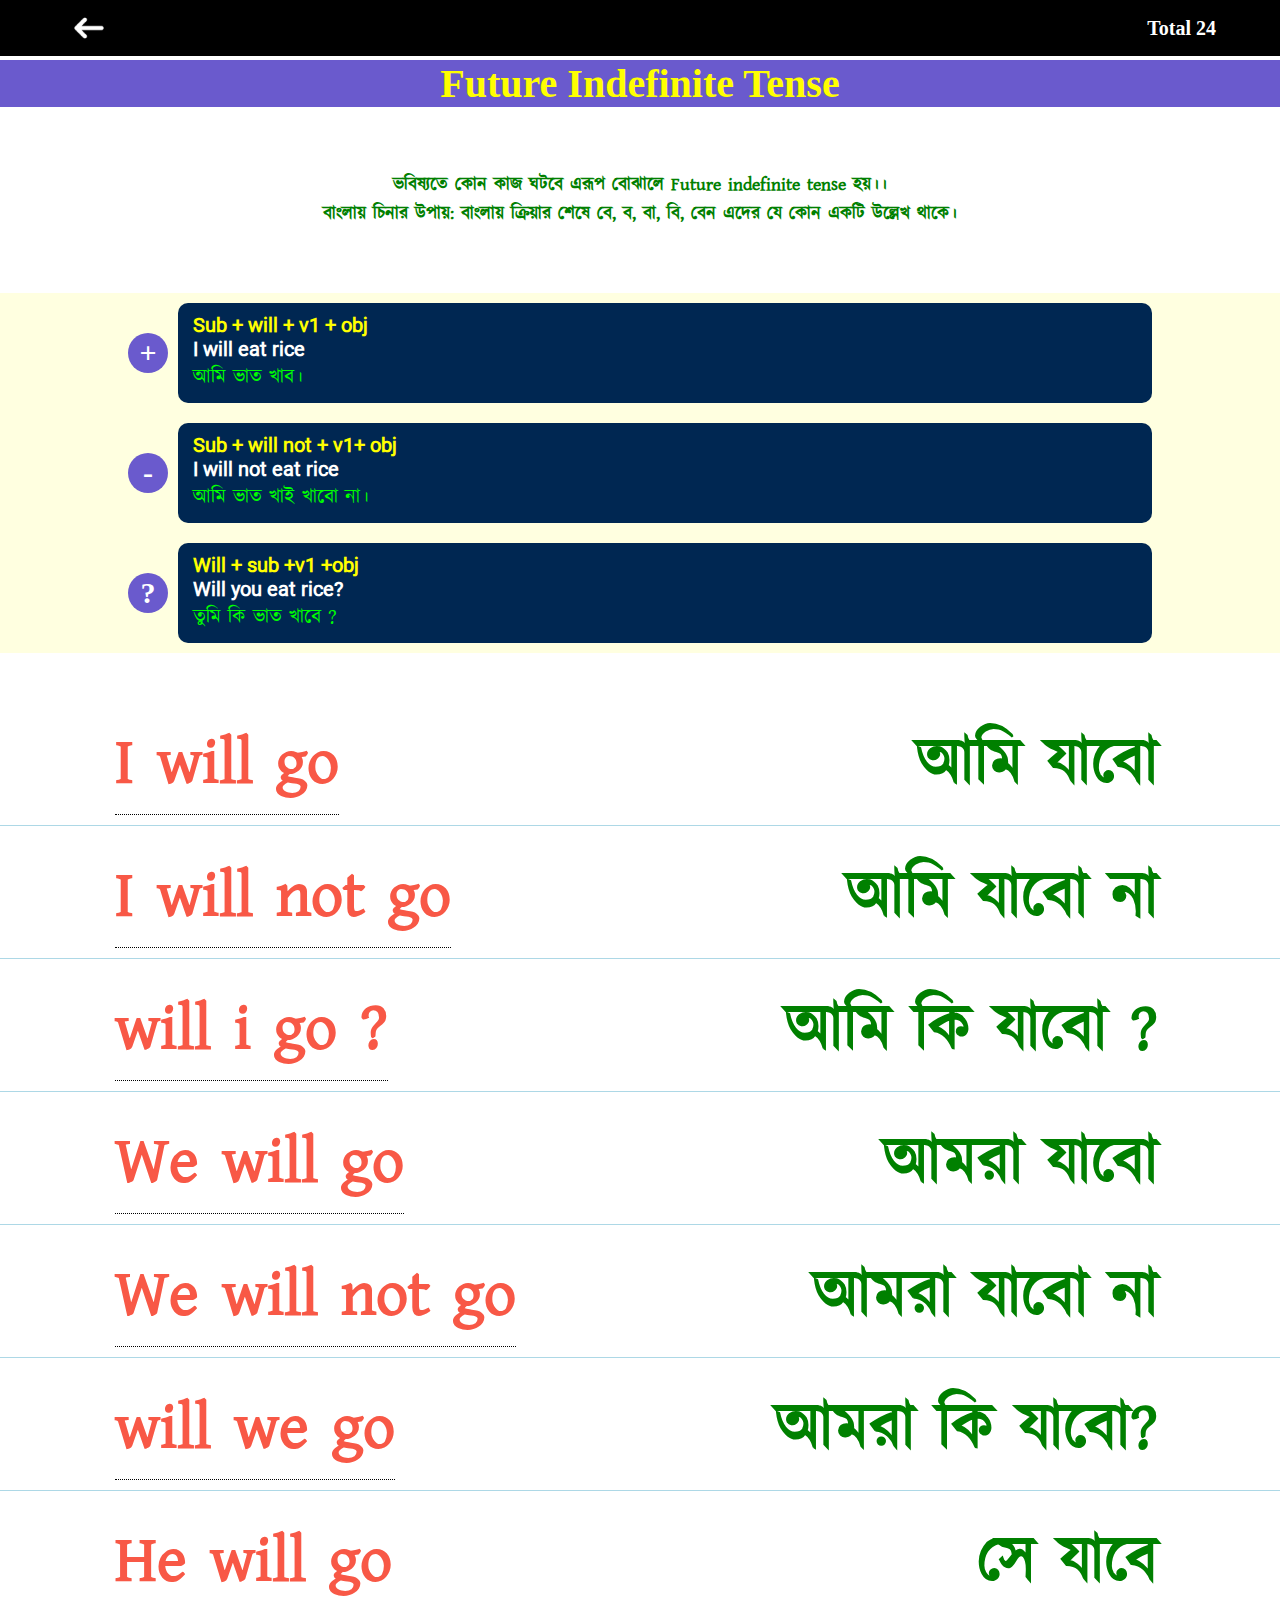
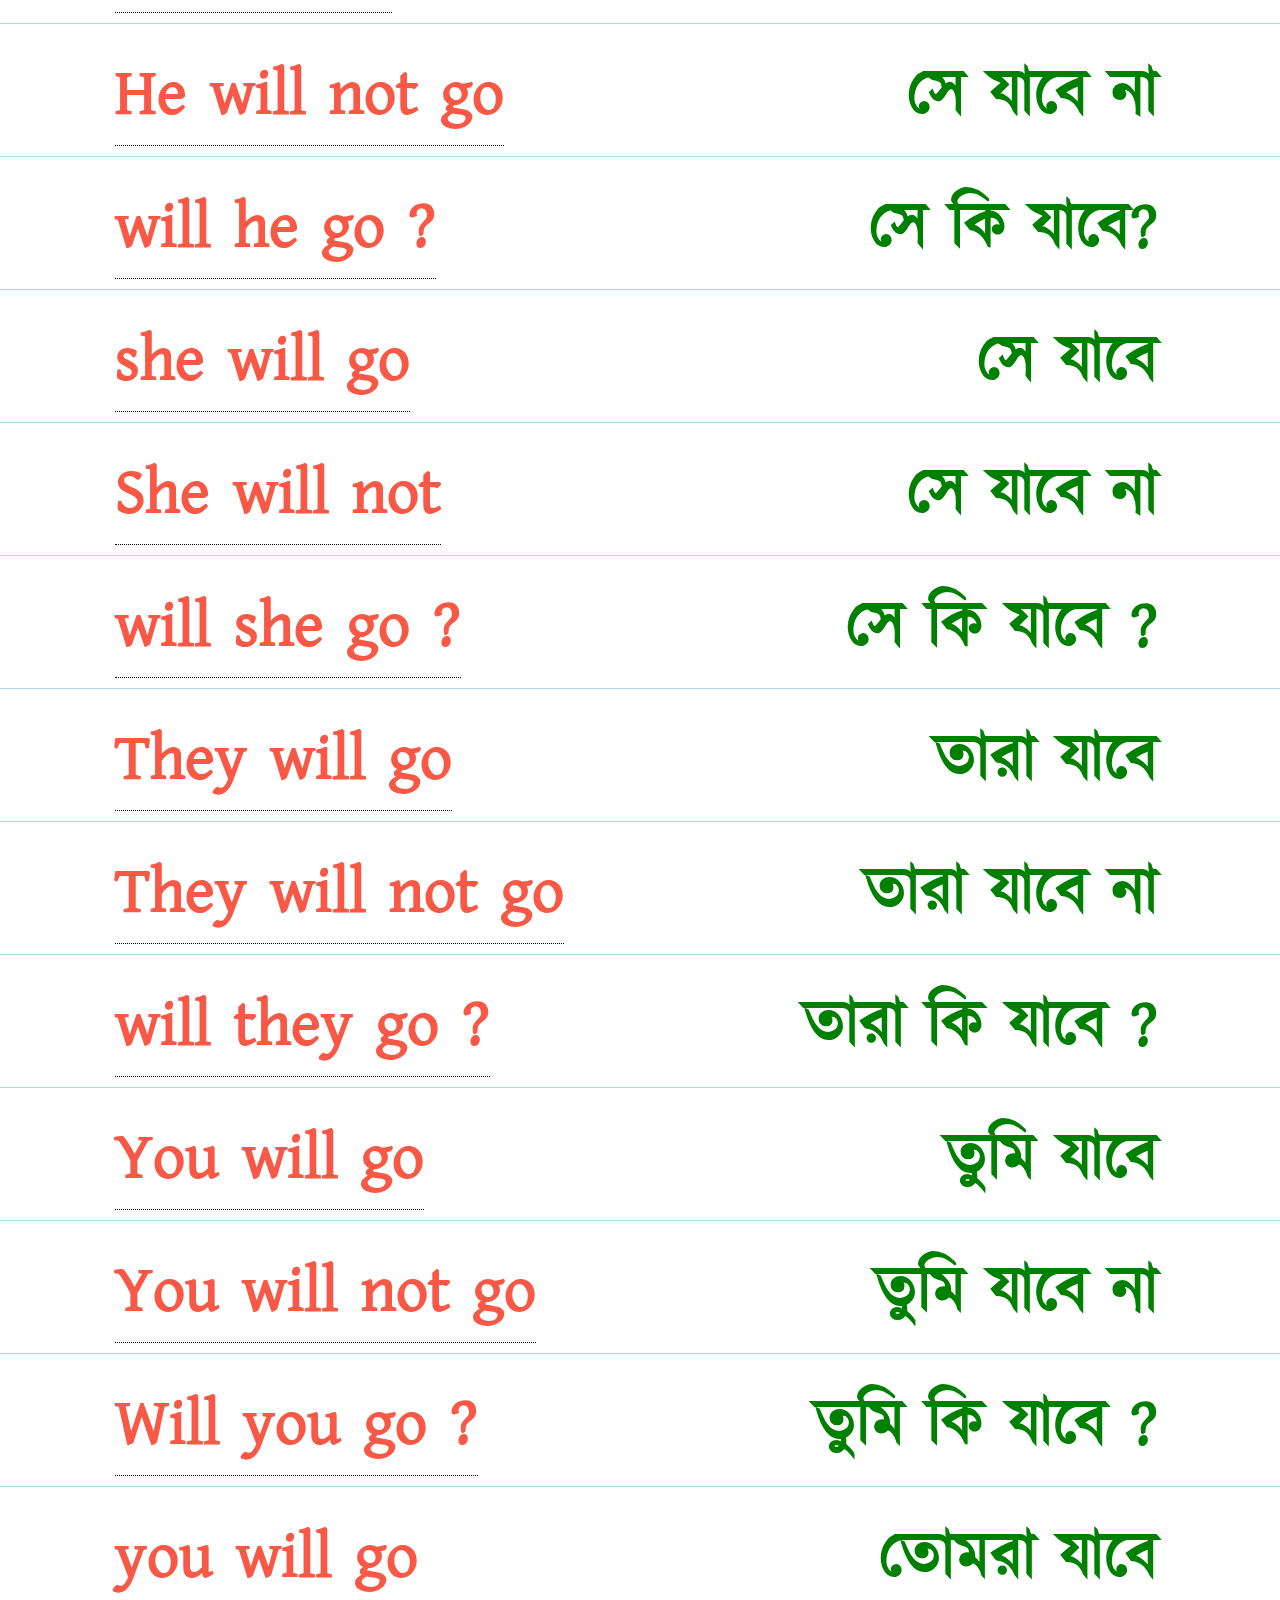
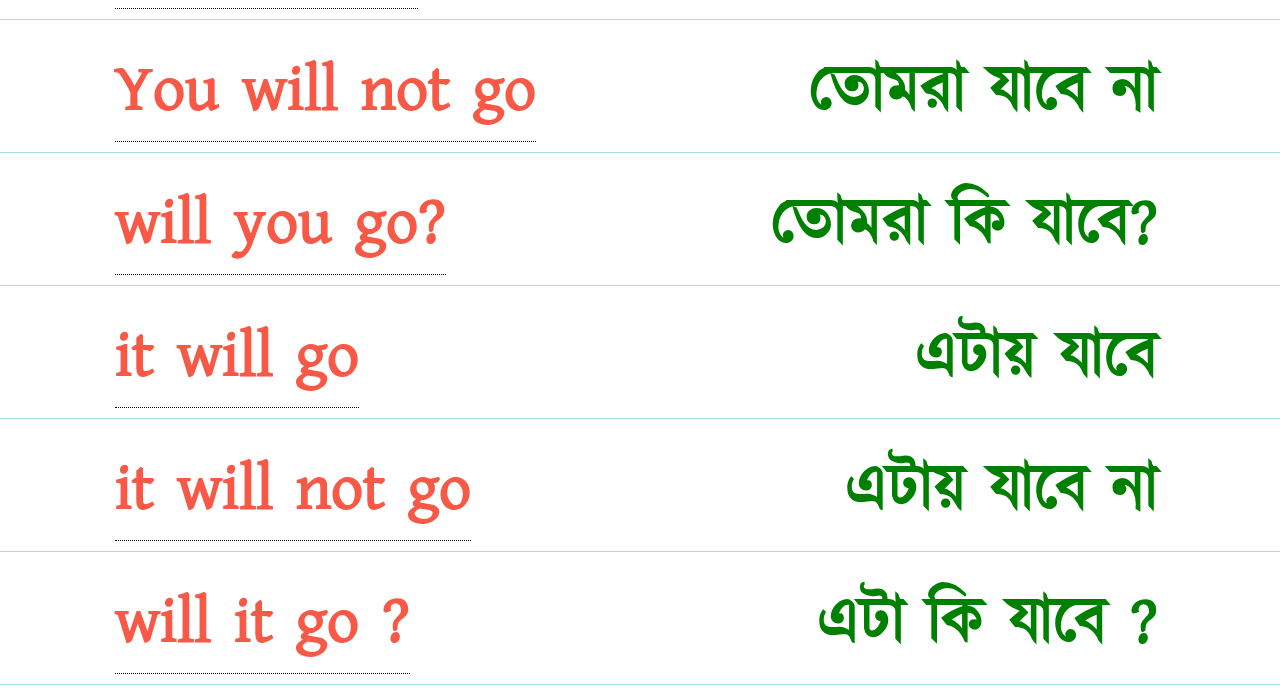
<file: daily-class/class-three.html>
<!DOCTYPE html>
<html>

<head>
  <meta charset="UTF-8">
  <meta name="viewport" content="width=device-width, initial-scale=1">
  <title>Future indefinite tense</title>
  <link rel="stylesheet" href="../must-vocabulary/style.css">
  
  
    <style>

@font-face{
  font-family: roboto;
  src: url(../assets/fonts/Roboto-Regular.ttf);
  
} 
@font-face {
  font-family: kalporosh;
  src: url(../assets/fonts/kalpurush.ttf);

}
    *{
      margin: 0;
      padding: 0;
      box-sizing: border-box;
      
      
    }
    main {
      background: lightyellow;
      margin-bottom: 50px;
    }
    
    main h1{
      color: yellow;
      background: slateblue;
      text-align: center;
    }
   main .line{
     display: flex;
     justify-content: space-between;
     padding: 10px 10%;
     align-items: center;
   }
  main .line span{
    background: slateblue;
    display: inline-block;
    color: #fff;
    font-size: 30px;
    height: 40px;
    width: 40px;
    border-radius: 50%;
    font-weight: 800;
    display: flex;
    align-items: center;
    justify-content: center;
  }
 main .line div{
   background: #002752;
   flex: 1;
   margin-left: 10px;
   padding: 10px;
   padding-left: 15px;
   border-radius: 10px;
   text-align: left;
   font-family: roboto;
   font-weight: bold;
  
   
 }
 h4{
   word-spacing: 0px ;
 }
main .line div h4:nth-child(1){
  color:yellow;
  font-size: 20px;
  font-weight: 800;
  font-family: -apple-system, BlinkMacSystemFont, 'Segoe UI', Roboto, Oxygen, Ubuntu, Cantarell, 'Open Sans', 'Helvetica Neue', sans-serif;
}
main .line div h4:nth-child(2) {
  color: #fff;
  font-size: 20px;
  font-weight: 800;
}
main .line div h4:nth-child(3) {
  color: #fff;
  font-size: 20px;
  font-weight: 500;
  font-family: kalporosh;
  color: lime;
  
}
main .text{
  font-family: kalporosh;
  padding: 5%;
  font-weight: bold;
  color: green;
  text-align: center;
  background: #fff;
  font-size: 18px !important ;
 
}
  </style>
</head>

<body>
  <div class="loader"></div>
  <div class="top">
    <img src="../assets/images/arrow-back.png" onclick="history.back()" alt="back image ">
    <p class="length">0</p>
  </div>
  
   
  <main id="main">
        <h1>Future Indefinite Tense</h1>
        <p class="text">
    
          ভবিষ্যতে কোন কাজ ঘটবে এরূপ বোঝালে Future indefinite tense হয়।। <br>
    
         
          বাংলায় চিনার উপায়:
          বাংলায় ক্রিয়ার শেষে বে, ব, বা, বি, বেন এদের যে কোন একটি উল্লেখ থাকে।
    
        </p>
    
        <div class="line">
          <span>+</span>
          <div class="">
            <h4>Sub + will + v1 + obj</h4>
            <h4> I will eat rice </h4>
            <h4> আমি ভাত খাব। </h4>
          </div>
        </div>
        <div class="line">
          <span>-</span>
          <div class="">
            <h4>Sub + will not + v1+ obj</h4>
            <h4> I will not eat rice</h4>
            <h4>আমি ভাত খাই খাবো না।</h4>
          </div>
        </div>
        <div class="line">
          <span>?</span>
          <div class="">
            <h4>Will + sub +v1 +obj</h4>
            <h4> Will you eat rice?</h4>
            <h4>তুমি কি ভাত খাবে ?</h4>
          </div>
        </div>
    
      </main>
  <script>
    const loader = document.querySelector('.loader')
    const main=document.getElementById('main')
    main.style.display='none'

    fetch('json/class-3.json')
      .then(res => res.json())
      .then(data =>
      {
        document.querySelector('.length').innerHTML = 'Total ' +data.length
        for (item of data) {
          
         
          const div = document.createElement('div')

          div.innerHTML = `  <div class="box"> 

      <p  class="comic tooltip">${item.english}
            <span class="tooltiptext hind">${item.banan}</span>
      </p>


      
      
      <p class="kalporosh bangla" >${item.bangla}</p>
    </div>`
          loader.style.display = 'none'
          document.body.appendChild(div)
          main.style.display='block'


        }

      })
  </script>
</body>

</html>
</file>
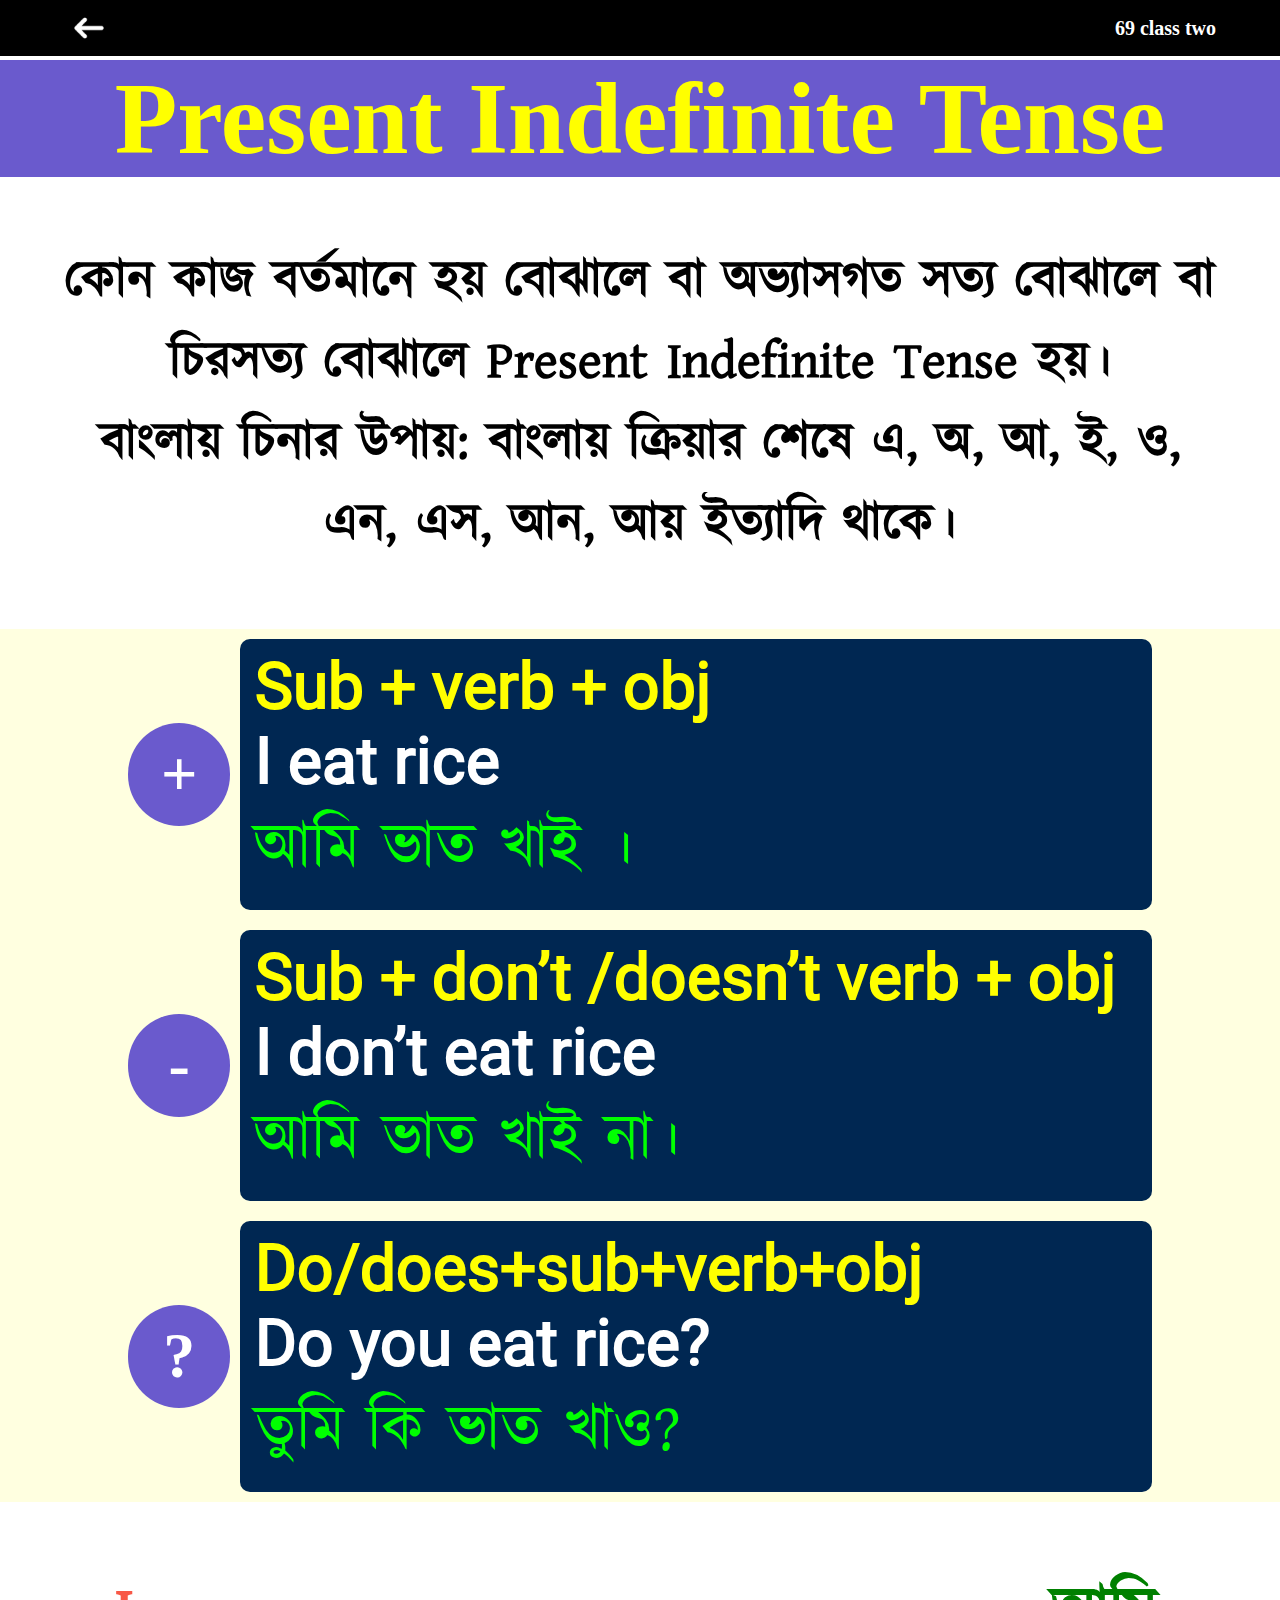
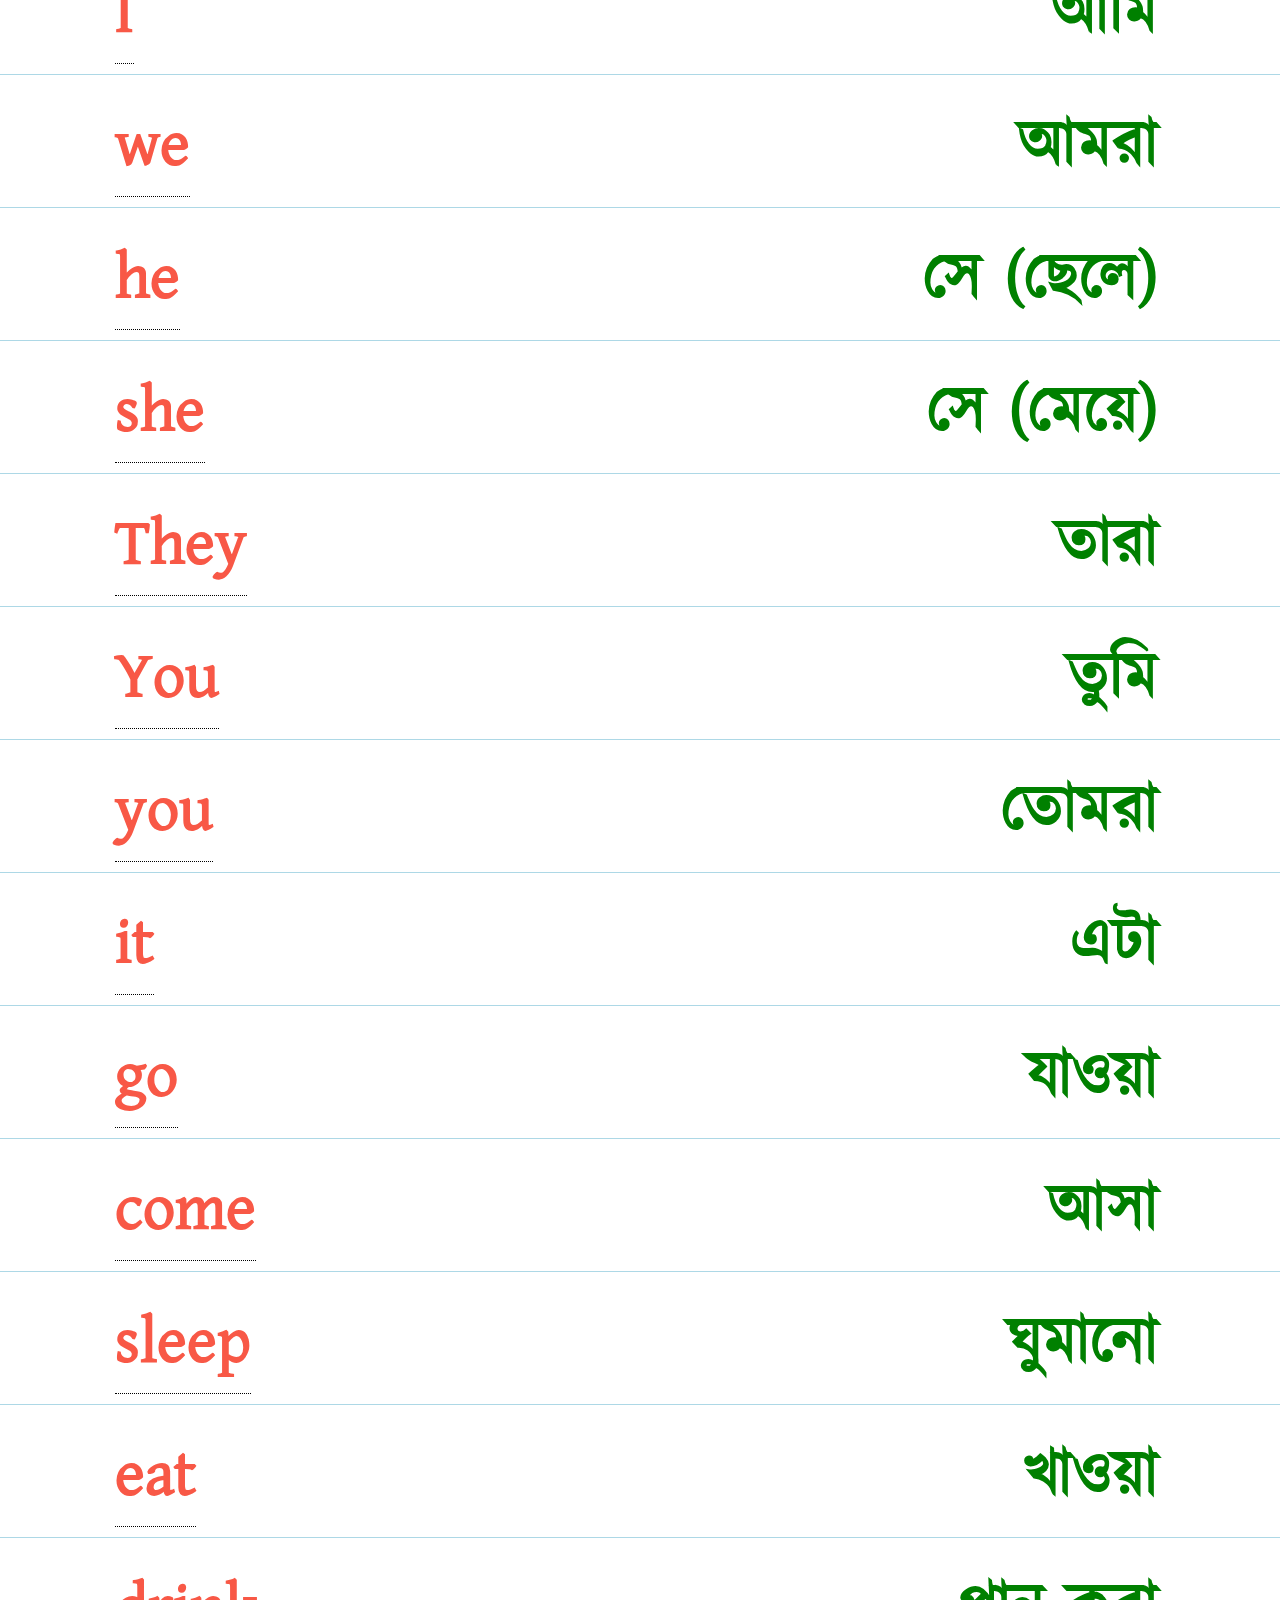
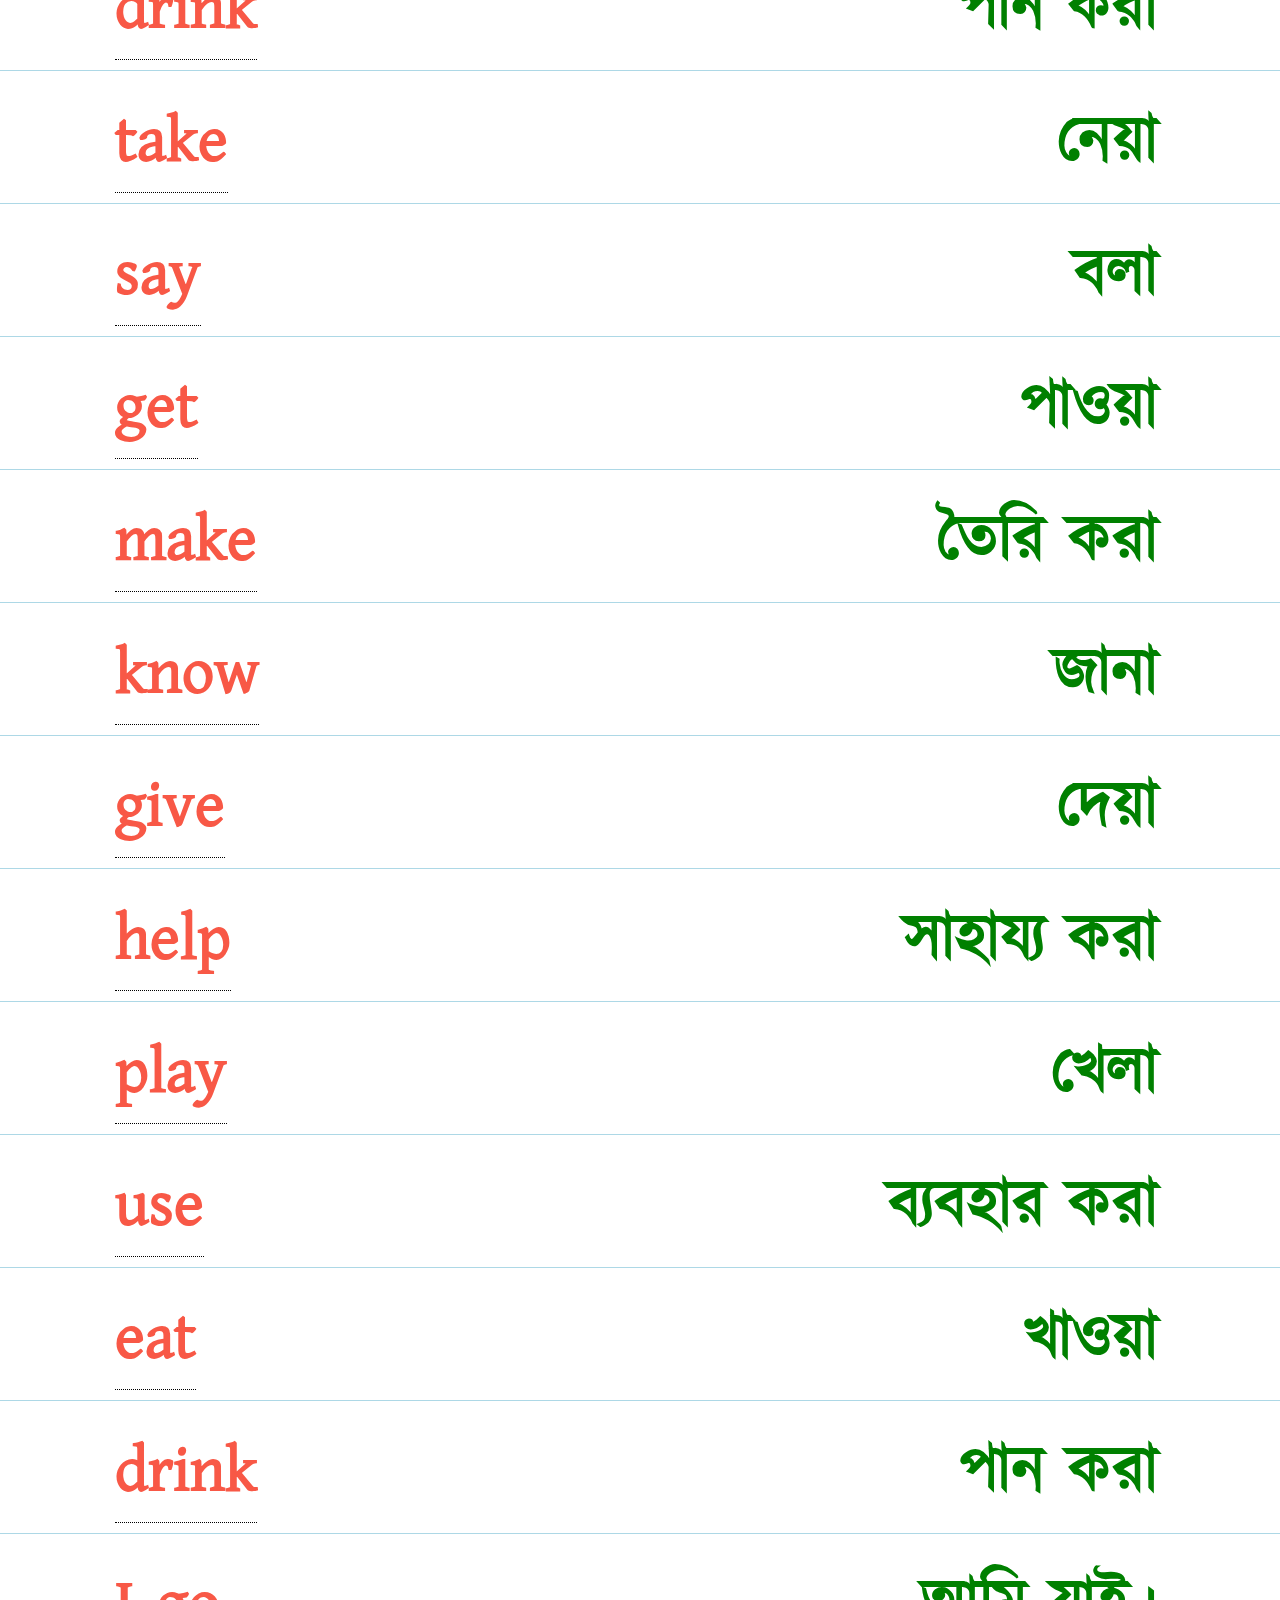
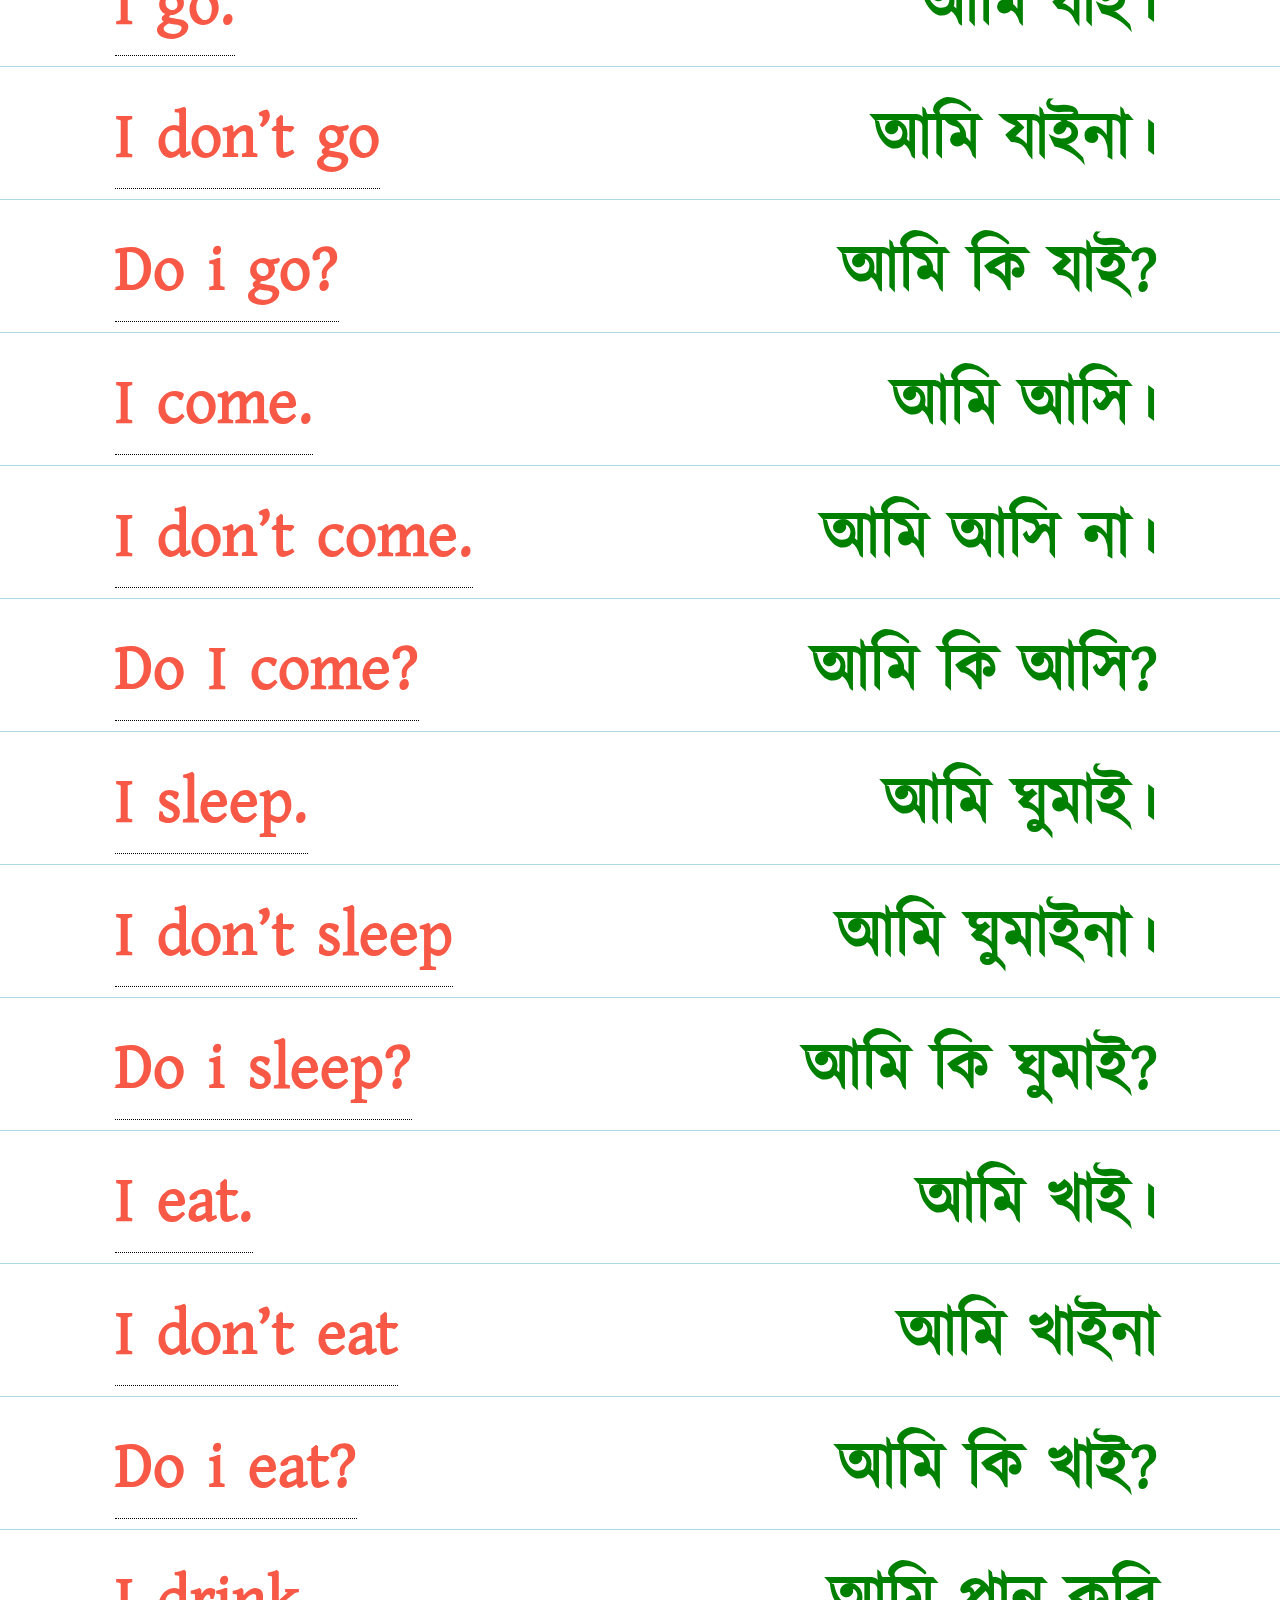
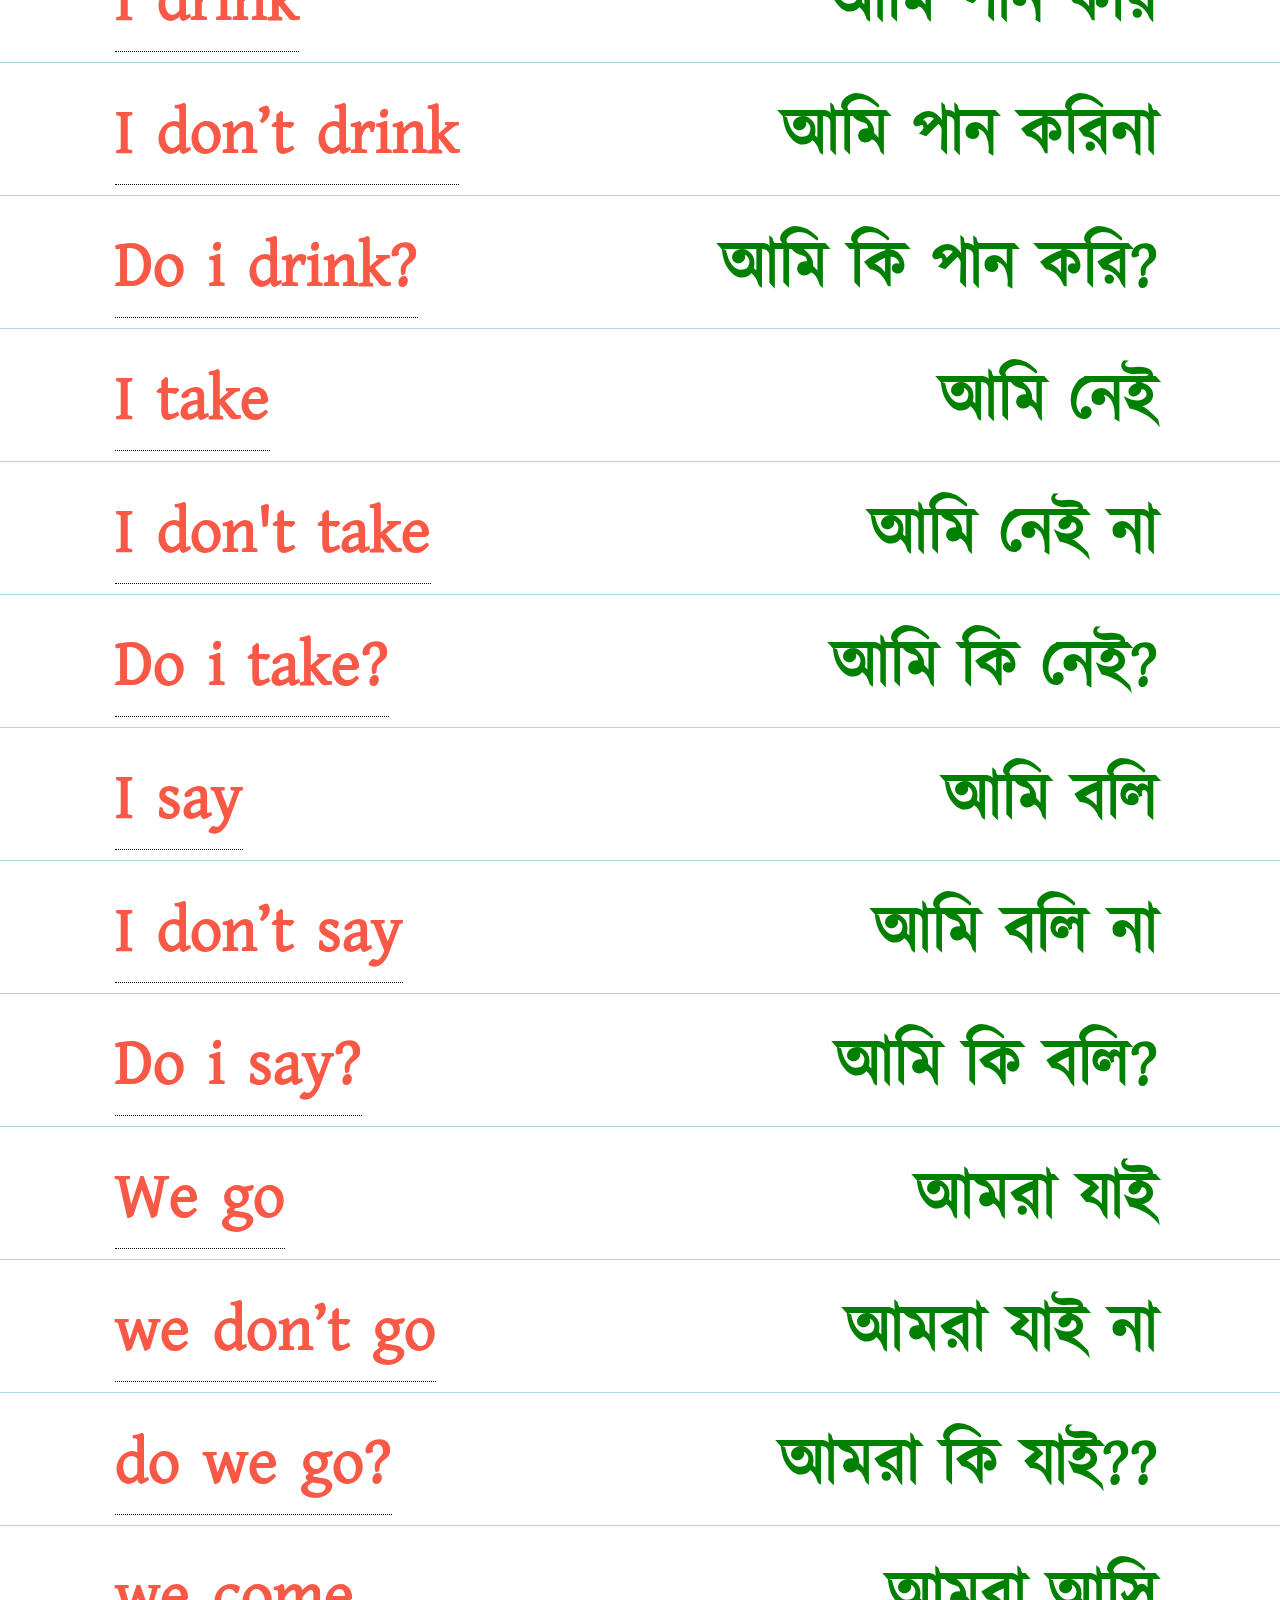
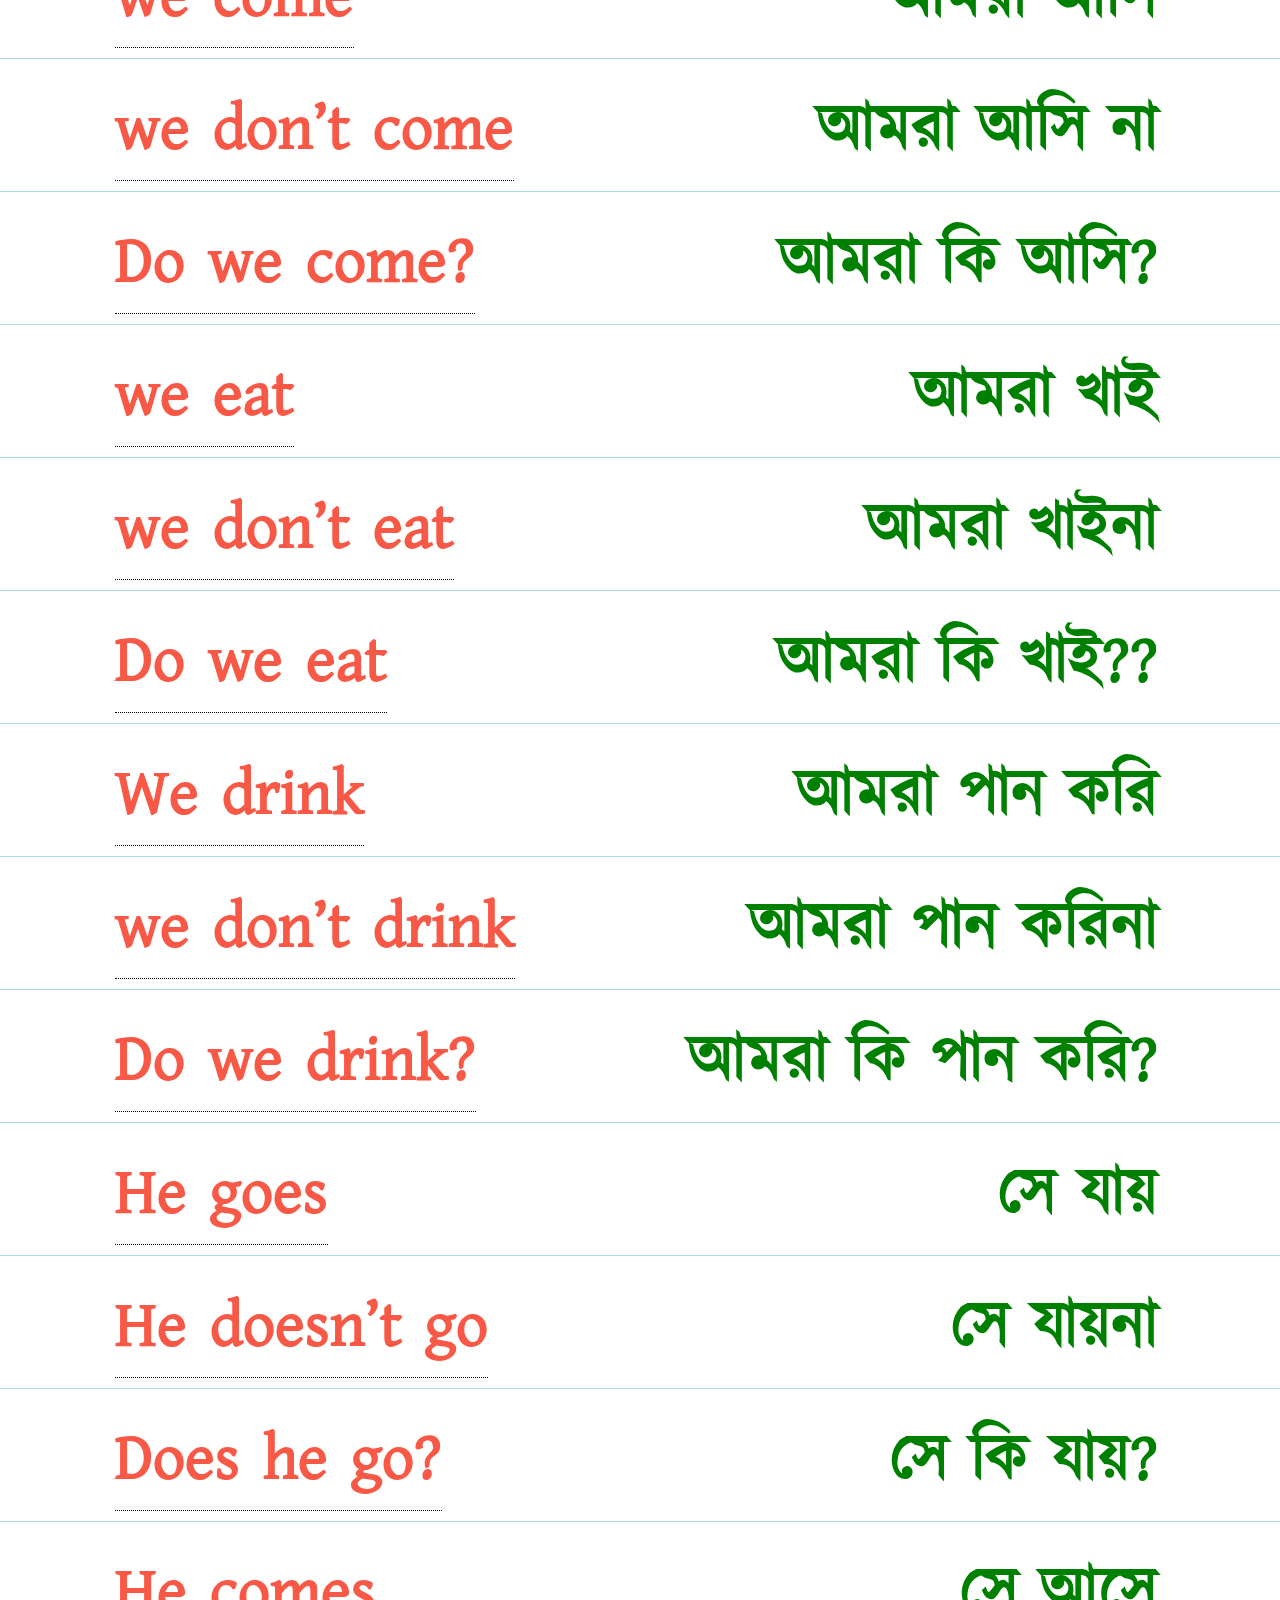
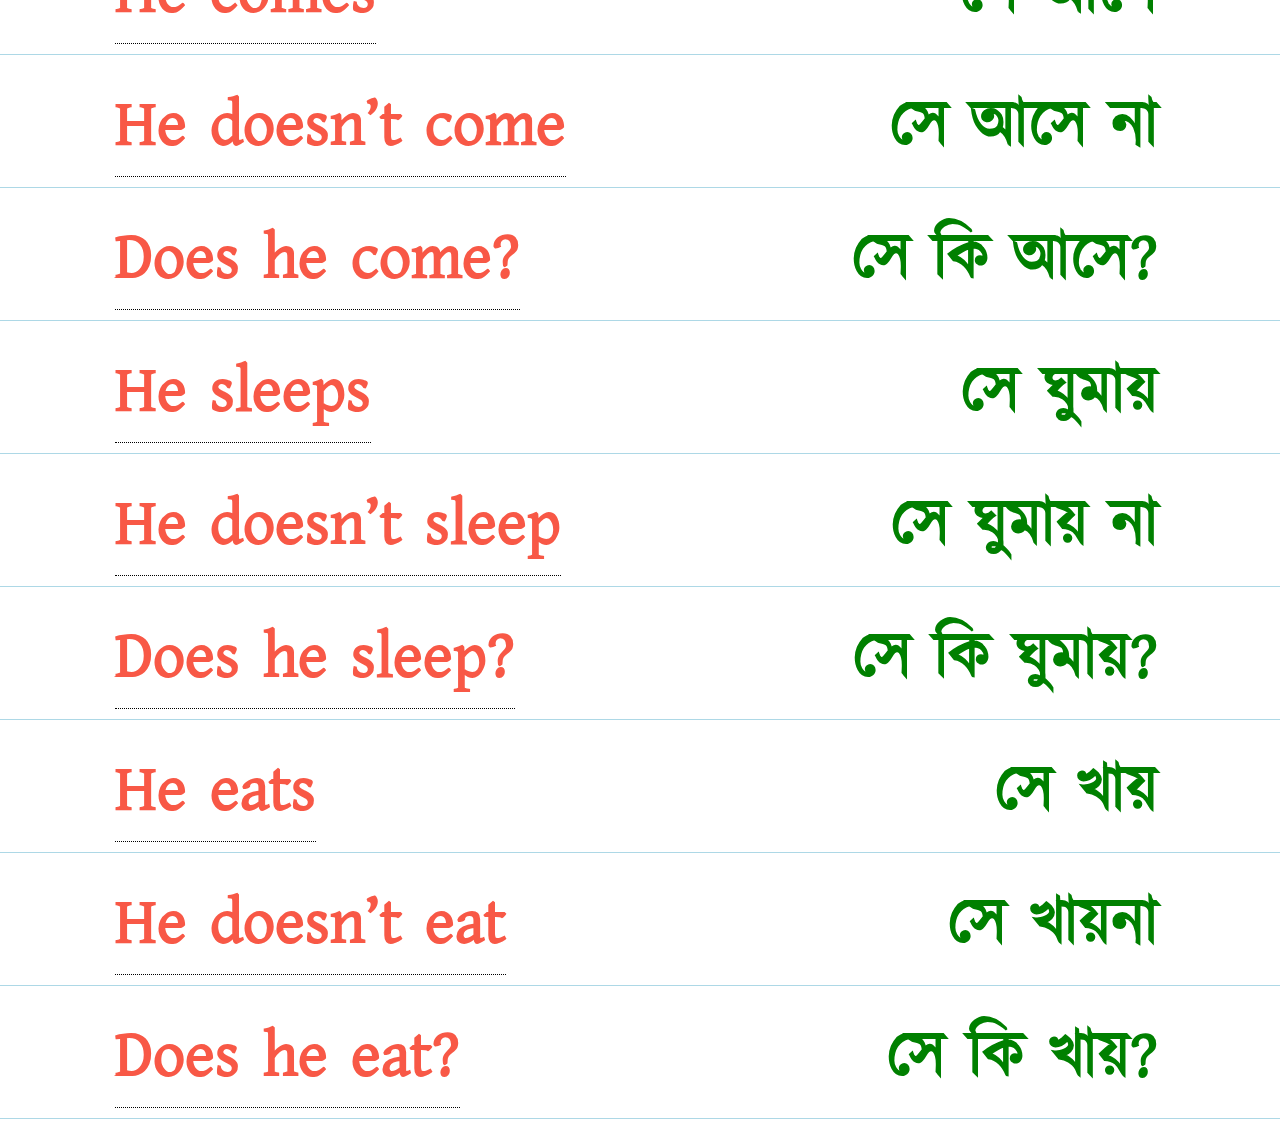
<file: daily-class/class-two.html>
<!DOCTYPE html>
<html>

<head>
  <meta charset="UTF-8">
  <meta name="viewport" content="width=device-width, initial-scale=1">
  <title>Class two</title>
  <link rel="stylesheet" href="../must-vocabulary/style.css">
  
  
    <style>

@font-face{
  font-family: roboto;
  src: url(../assets/fonts/Roboto-Regular.ttf);
  
} 
@font-face {
  font-family: kalporosh;
  src: url(../assets/fonts/kalpurush.ttf);

}
    *{
      margin: 0;
      padding: 0;
      box-sizing: border-box;
      
      
    }
    main {
      background: lightyellow;
      margin-bottom: 50px;
    }
    
    main h1{
      color: yellow;
      background: slateblue;
      text-align: center;
      font-size: 8vw;
    }
   main .line{
     display: flex;
     justify-content: space-between;
     padding: 10px 10%;
     align-items: center;
   }
  main .line span{
    background: slateblue;
    display: inline-block;
    color: #fff;
    font-size: 5vw;
    height: 8vw;
    width: 8vw;
    border-radius: 50%;
    font-weight: 800;
    display: flex;
    align-items: center;
    justify-content: center;
  }
 main .line div{
   background: #002752;
   flex: 1;
   margin-left: 10px;
   padding: 10px;
   padding-left: 15px;
   border-radius: 10px;
   text-align: left;
   font-family: roboto;
   font-weight: bold;
  
   
 }
 h4{
   word-spacing: 0px ;
 }
main .line div h4:nth-child(1){
  color:yellow;
  font-size: 5vw;
  font-weight: 800;
  font-family: -apple-system, BlinkMacSystemFont, 'Segoe UI', Roboto, Oxygen, Ubuntu, Cantarell, 'Open Sans', 'Helvetica Neue', sans-serif;
}
main .line div h4:nth-child(2) {
  color: #fff;
  font-size: 5vw;
  font-weight: 800;
}
main .line div h4:nth-child(3) {
  color: #fff;
  font-size: 5vw;
  font-weight: 500;
  font-family: kalporosh;
  color: lime;
  
}
main .text{
  font-family: kalporosh;
  padding: 5%;
  font-weight: bold;
  color: black;
  text-align: center;
  background: #fff;
  font-size: 4vw !important ;
 
}
  </style>
</head>

<body>
  <div class="loader"></div>
  <div class="top">
    <img src="../assets/images/arrow-back.png" onclick="history.back()" alt="back image ">
    <p class="length">0</p>
  </div>
  
   
  <main id="main">
        <h1>Present Indefinite Tense</h1>
        <p class="text">
    
          কোন কাজ বর্তমানে হয় বোঝালে বা অভ্যাসগত সত্য বোঝালে বা চিরসত্য বোঝালে Present Indefinite Tense হয়। <br>
    
          বাংলায় চিনার উপায়:
          বাংলায় ক্রিয়ার শেষে এ, অ, আ, ই, ও, এন, এস, আন, আয় ইত্যাদি থাকে।
    
        </p>
    
        <div class="line">
          <span>+</span>
          <div class="">
            <h4>Sub + verb + obj</h4>
            <h4> I eat rice </h4>
            <h4> আমি ভাত খাই । </h4>
          </div>
        </div>
        <div class="line">
          <span>-</span>
          <div class="">
            <h4>Sub + don’t /doesn’t verb + obj</h4>
            <h4> I don’t eat rice</h4>
            <h4>আমি ভাত খাই না।</h4>
          </div>
        </div>
        <div class="line">
          <span>?</span>
          <div class="">
            <h4>Do/does+sub+verb+obj</h4>
            <h4> Do you eat rice?</h4>
            <h4>তুমি কি ভাত খাও?</h4>
          </div>
        </div>
    
      </main>
  <script>
    const loader = document.querySelector('.loader')
    const main=document.getElementById('main')
    main.style.display='none'

    fetch('json/class-two.json')
      .then(res => res.json())
      .then(data =>
      {
        document.querySelector('.length').innerHTML = data.length + ' class two'
        for (item of data) {
          
         
          const div = document.createElement('div')

          div.innerHTML = `  <div class="box"> 

      <p  class="comic tooltip">${item.english}
            <span class="tooltiptext hind">${item.banan}</span>
      </p>


      
      
      <p class="kalporosh bangla" >${item.bangla}</p>
    </div>`
          loader.style.display = 'none'
          document.body.appendChild(div)
          main.style.display='block'


        }

      })
  </script>
</body>

</html>
</file>
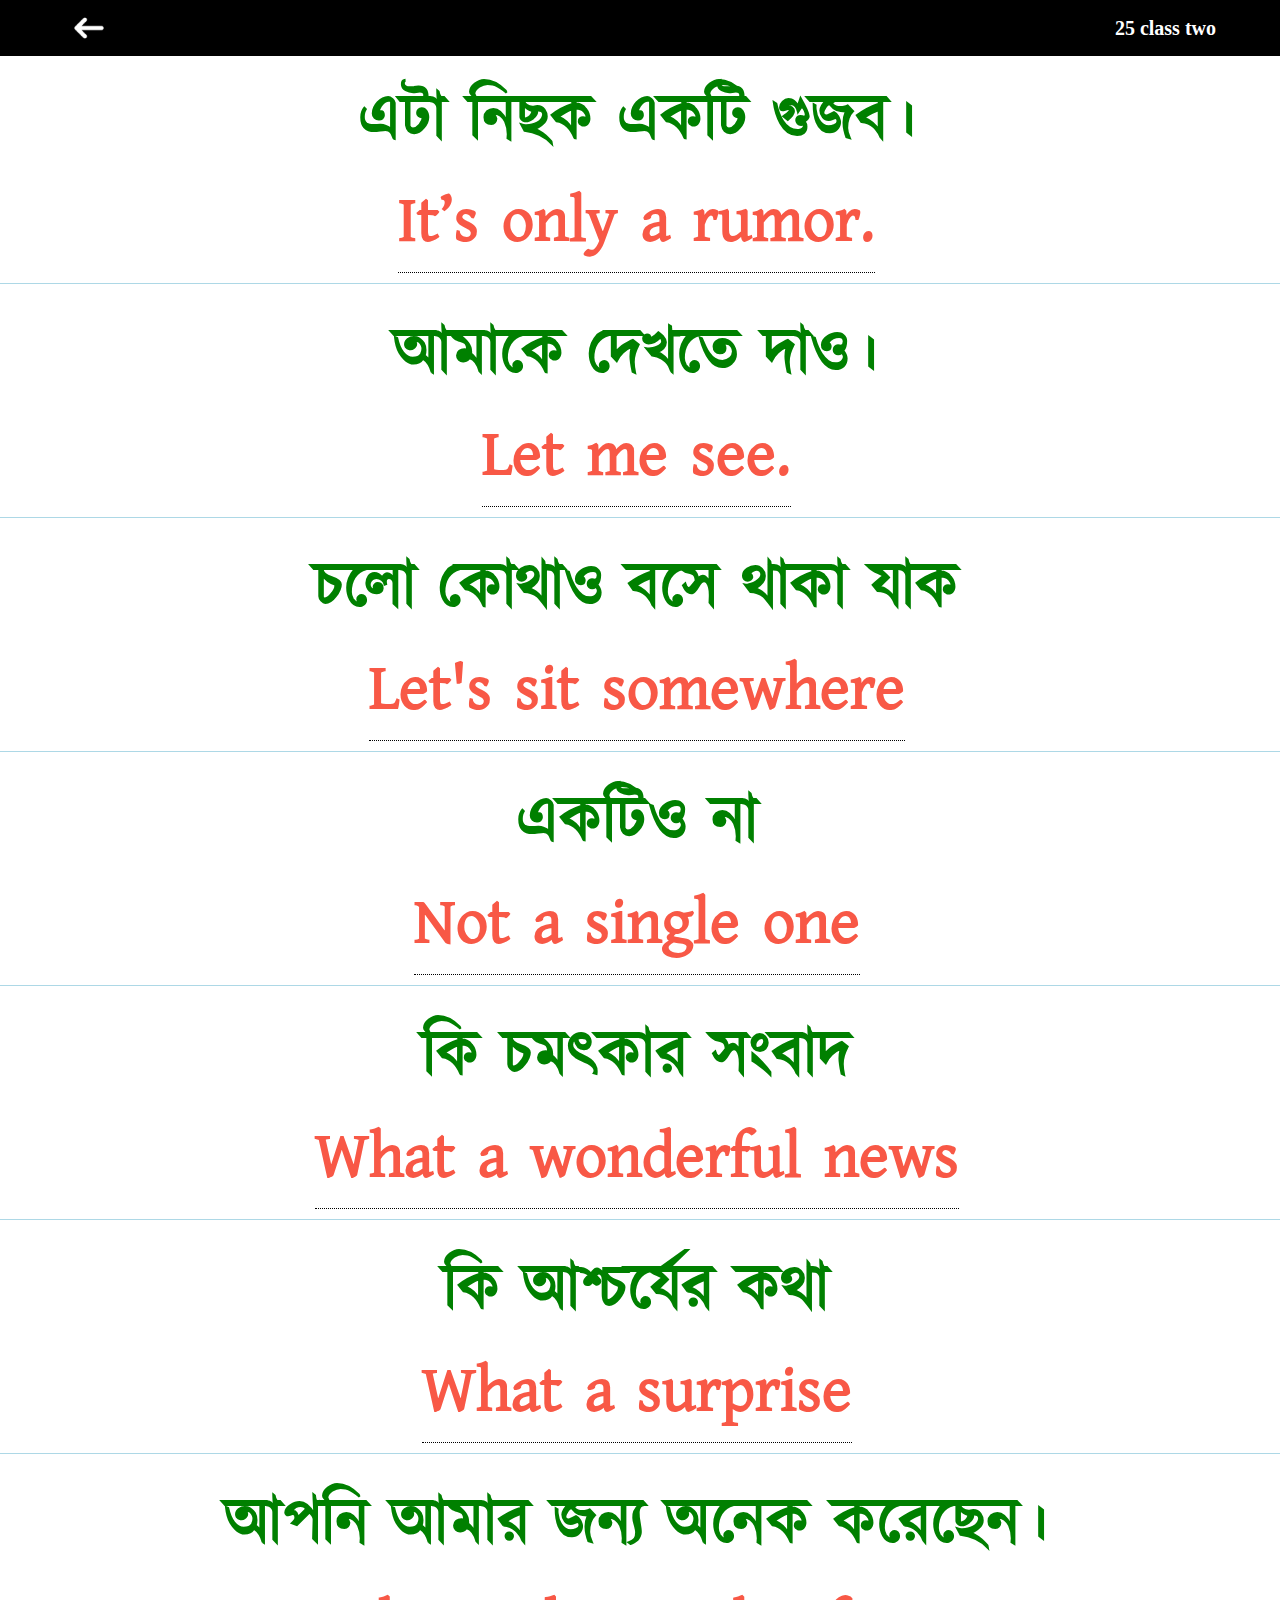
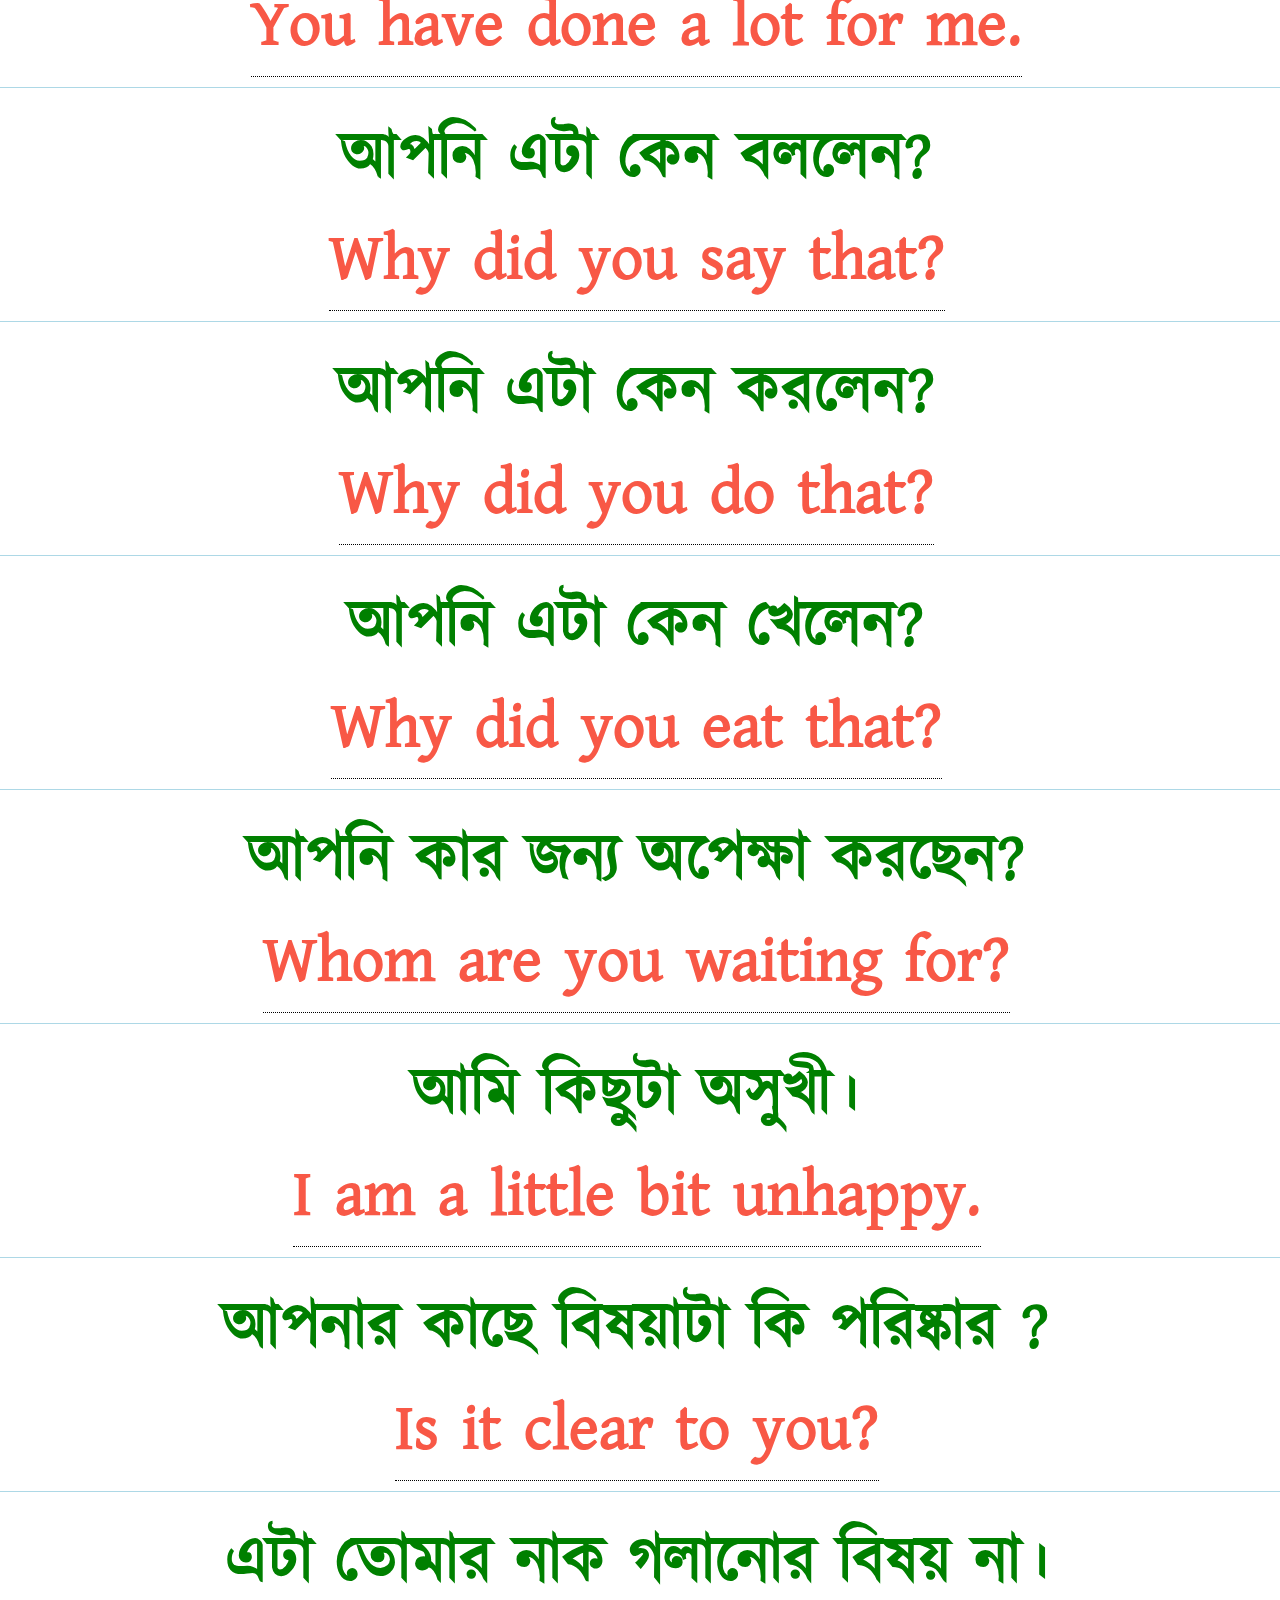
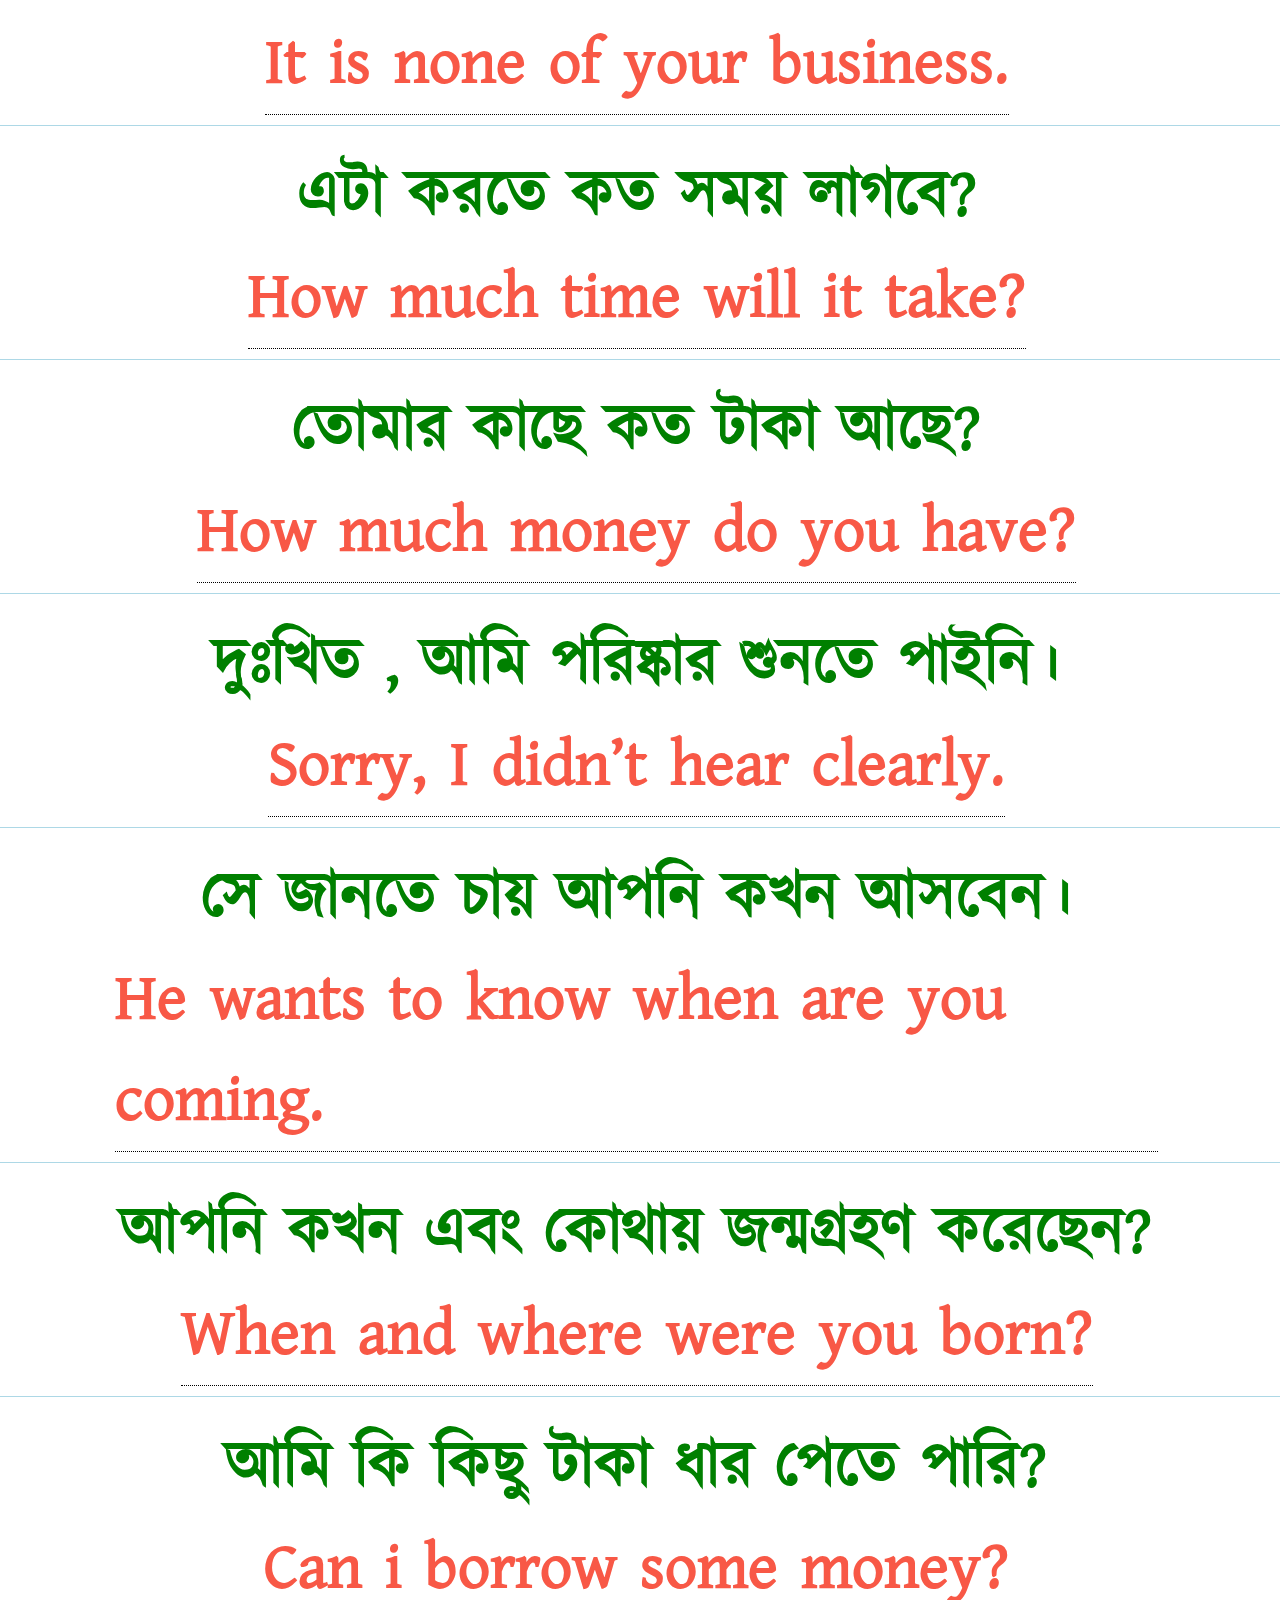
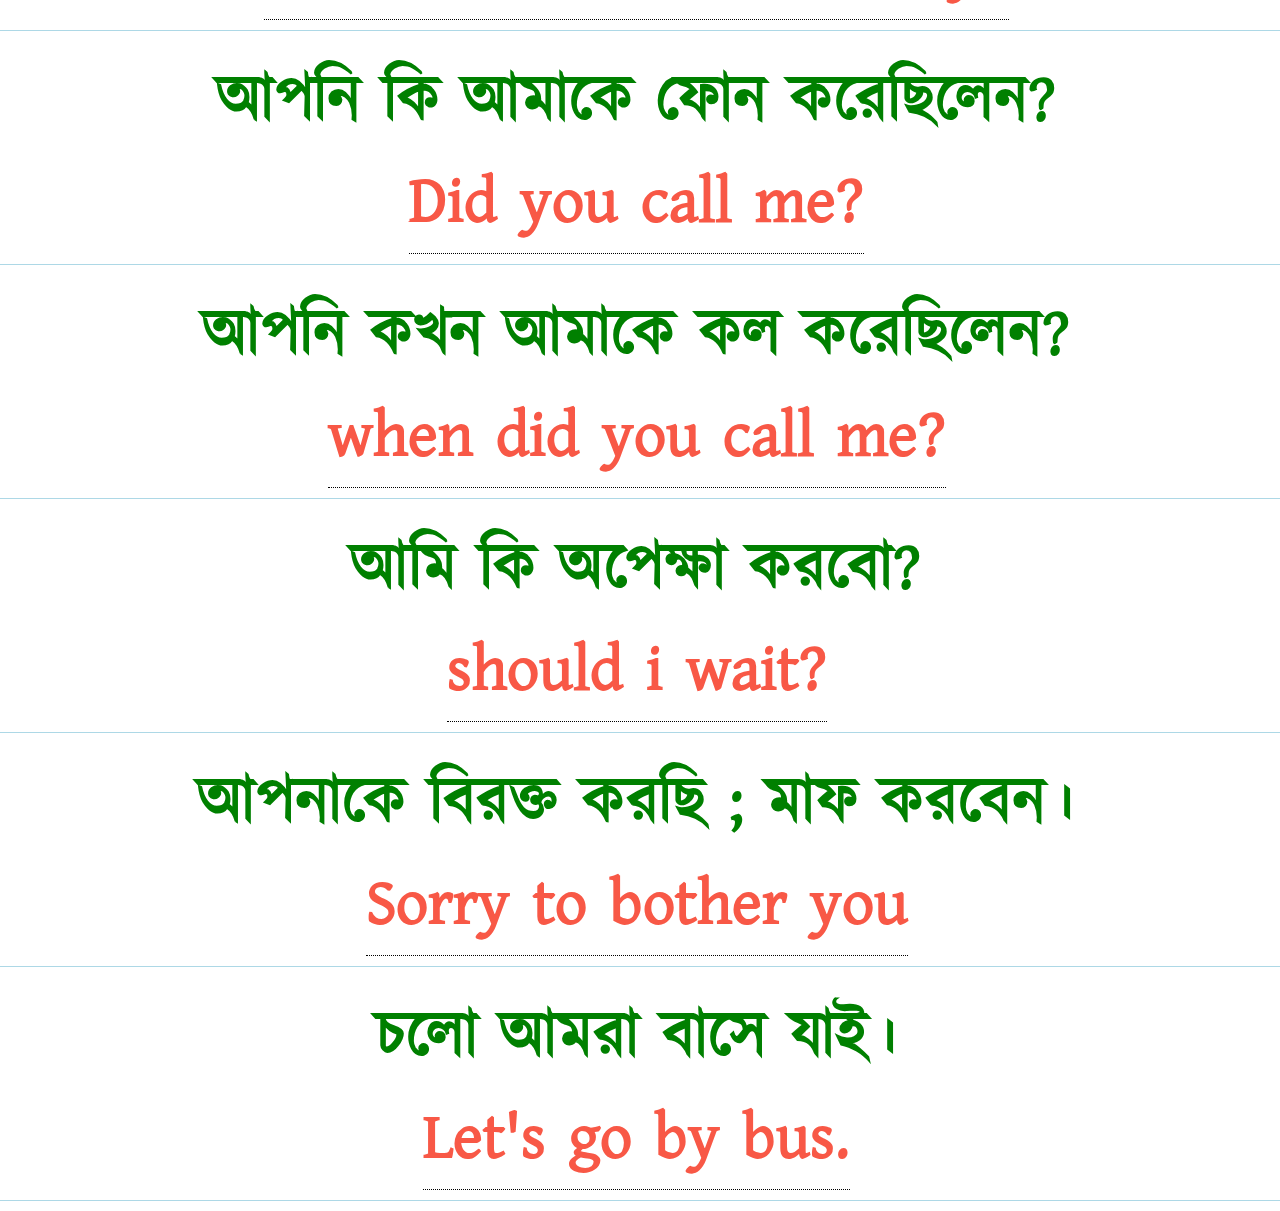
<file: daily-spoken/one.html>
<!DOCTYPE html>
<html>

<head>
  <meta charset="UTF-8">
  <meta name="viewport" content="width=device-width, initial-scale=1">
  <title>Class two</title>
  <link rel="stylesheet" href="../must-vocabulary/style.css">

  <style>
    .box {
      flex-direction: column-reverse;
    }
  </style>
</head>

<body>
  <div class="loader"></div>
  <div class="top">
    <img src="../assets/images/arrow-back.png" onclick="history.back()" alt="back image ">
    <p class="length">0</p>
  </div>
  <script>
    const loader = document.querySelector('.loader')

    fetch('json/1.json')
      .then(res => res.json())
      .then(data =>


        {
          let iterations = data.length;
       //   alert(iterations)

          document.querySelector('.length').innerHTML = data.length + ' class two'


          for (item of data) {
            
              const div = document.createElement('div')

              div.innerHTML = `  <div class="box"> 
  
        <p  class="comic tooltip">${item.english}
              <span class="tooltiptext hind">${item.banan}</span>
              
              
        </p>
  
  
        
        
        <p class="kalporosh bangla" >${item.bangla}</p>
      </div>`
              loader.style.display = 'none'
              document.body.appendChild(div)
            




          }


        })
        
        
      
        
   
        
        
  </script>
</body>

</html>
</file>
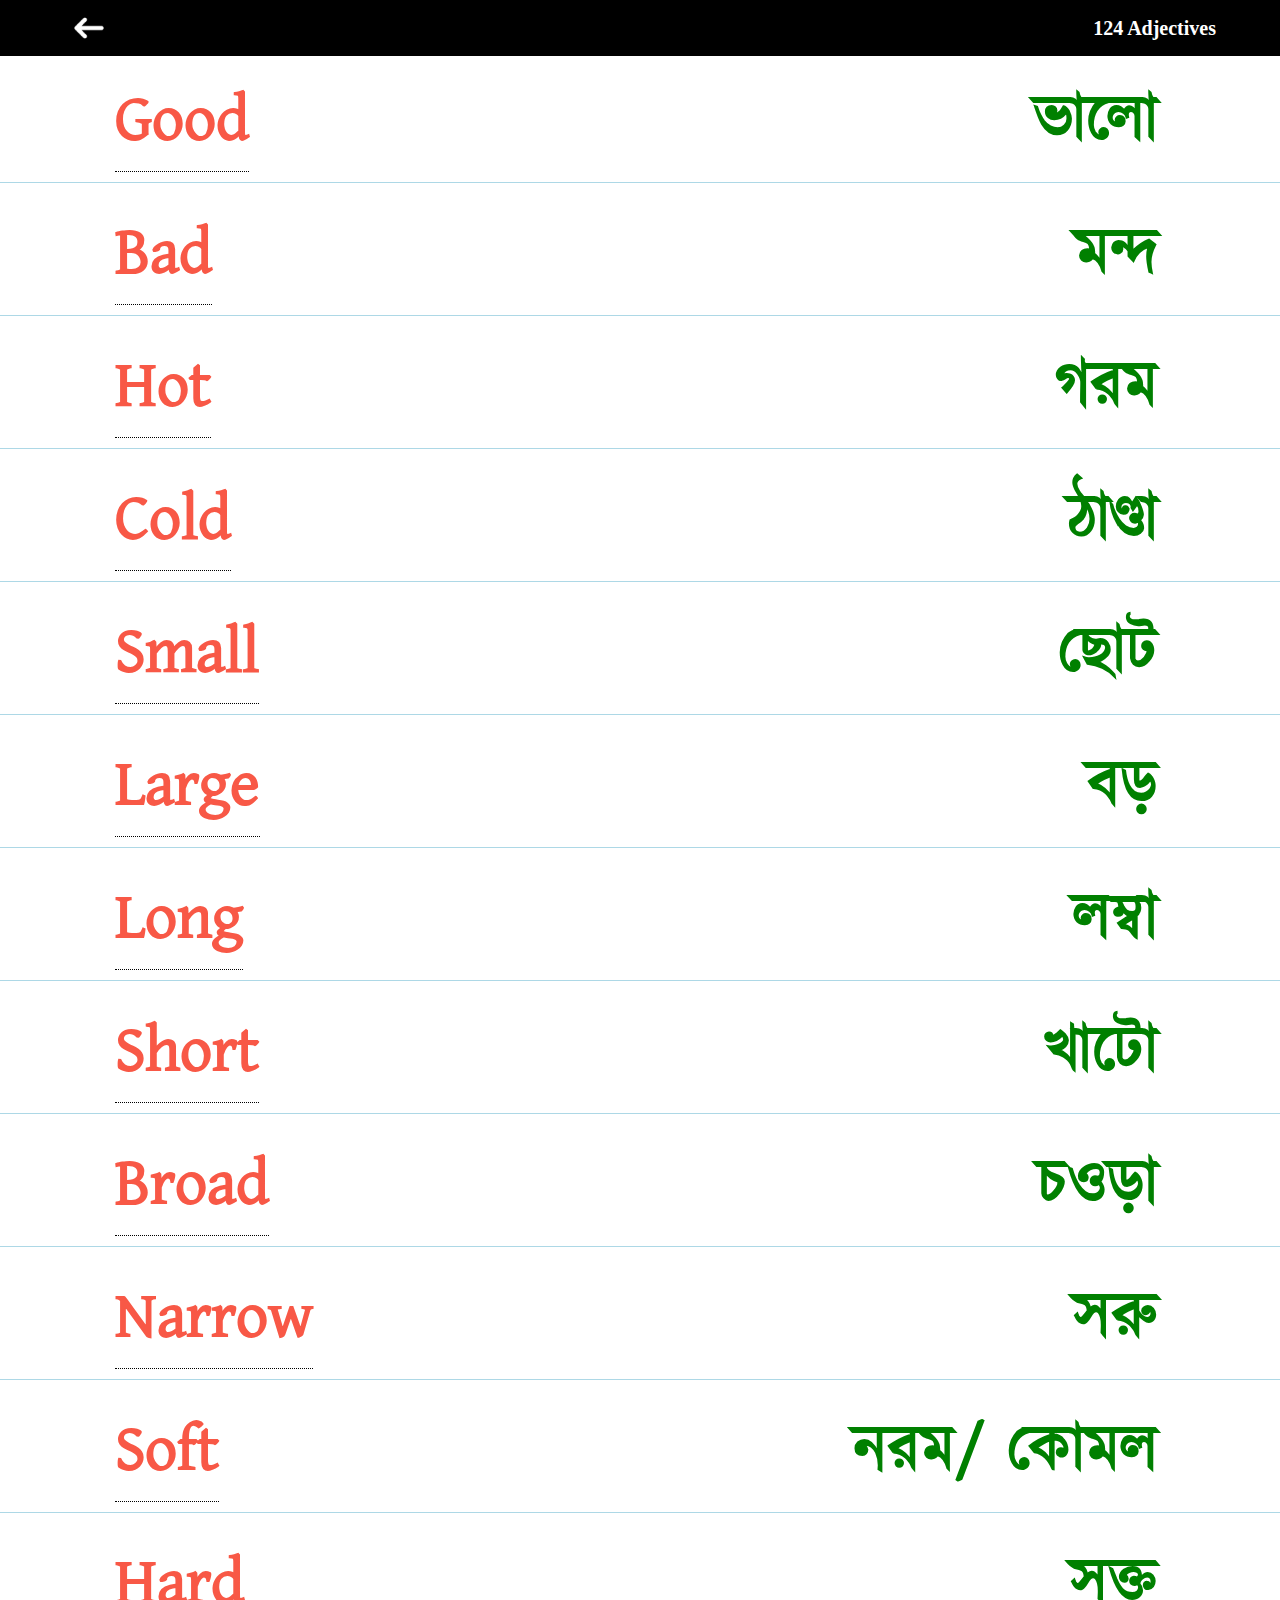
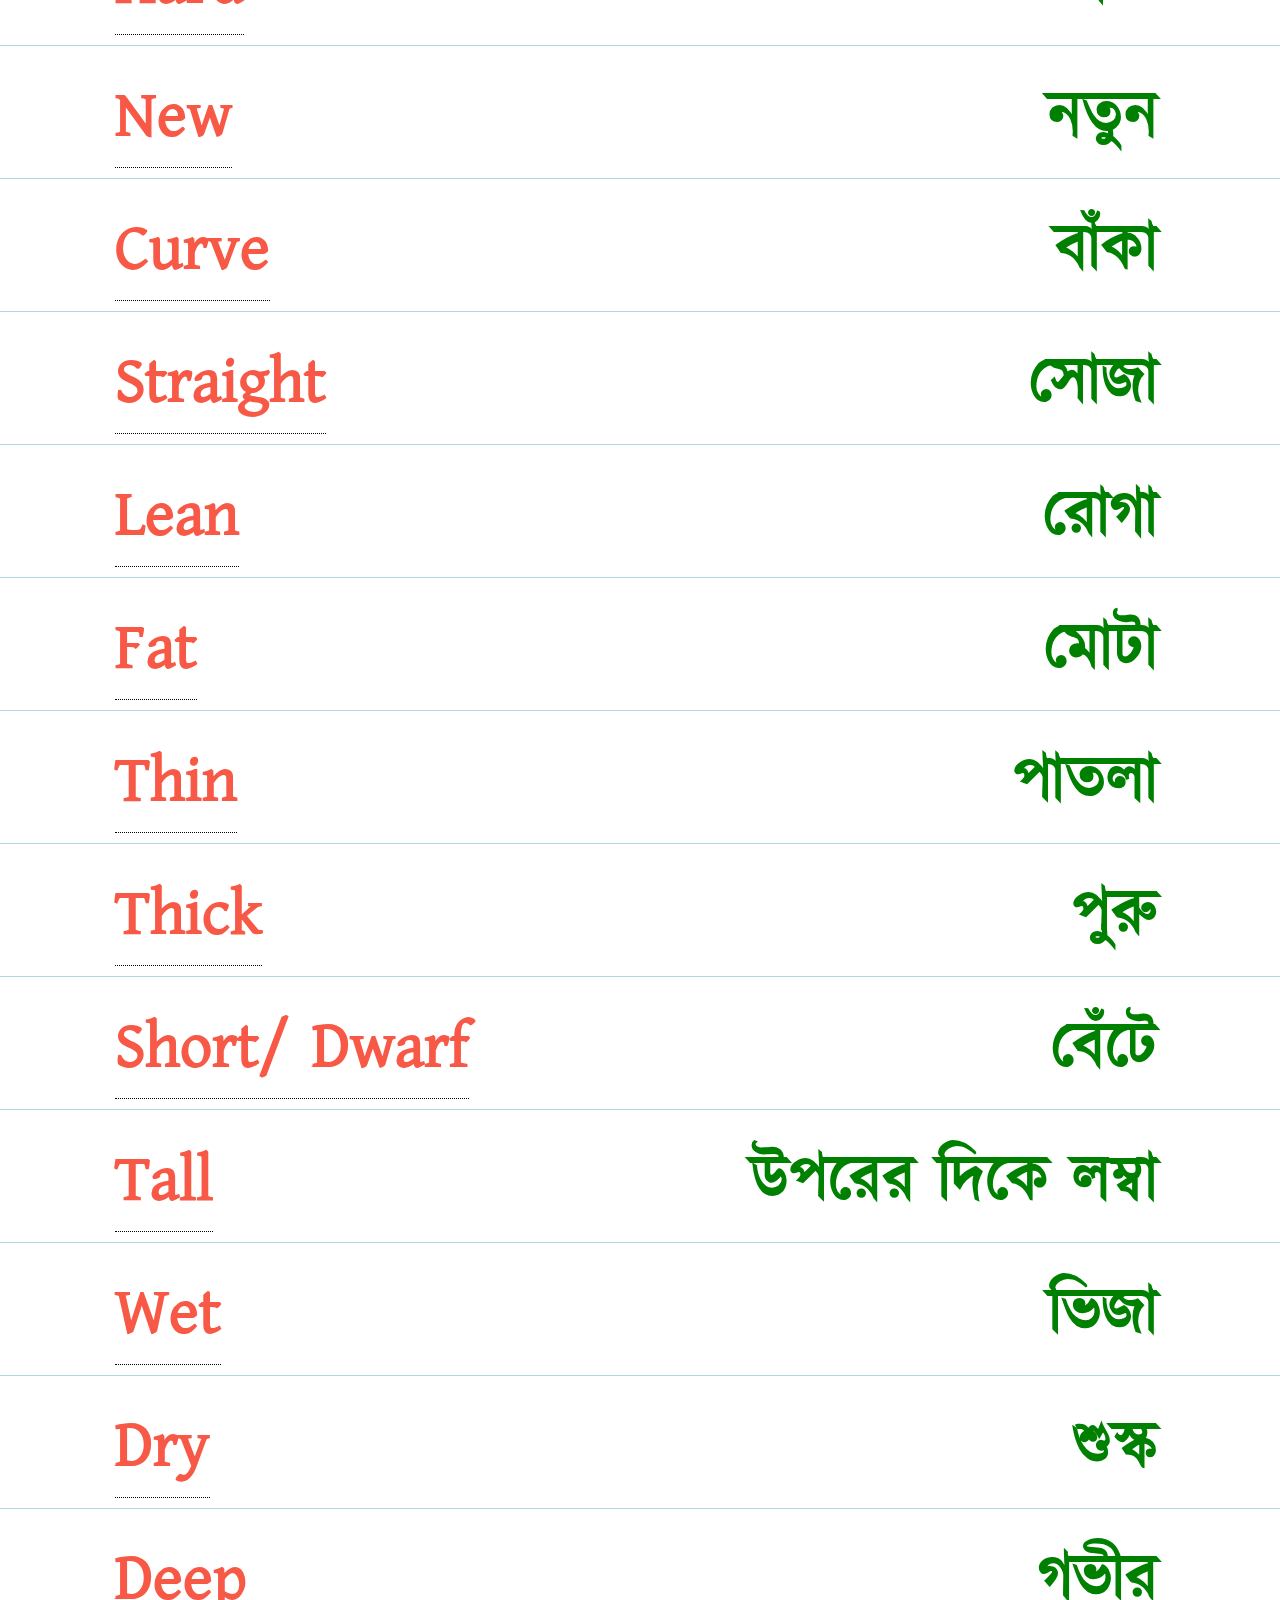
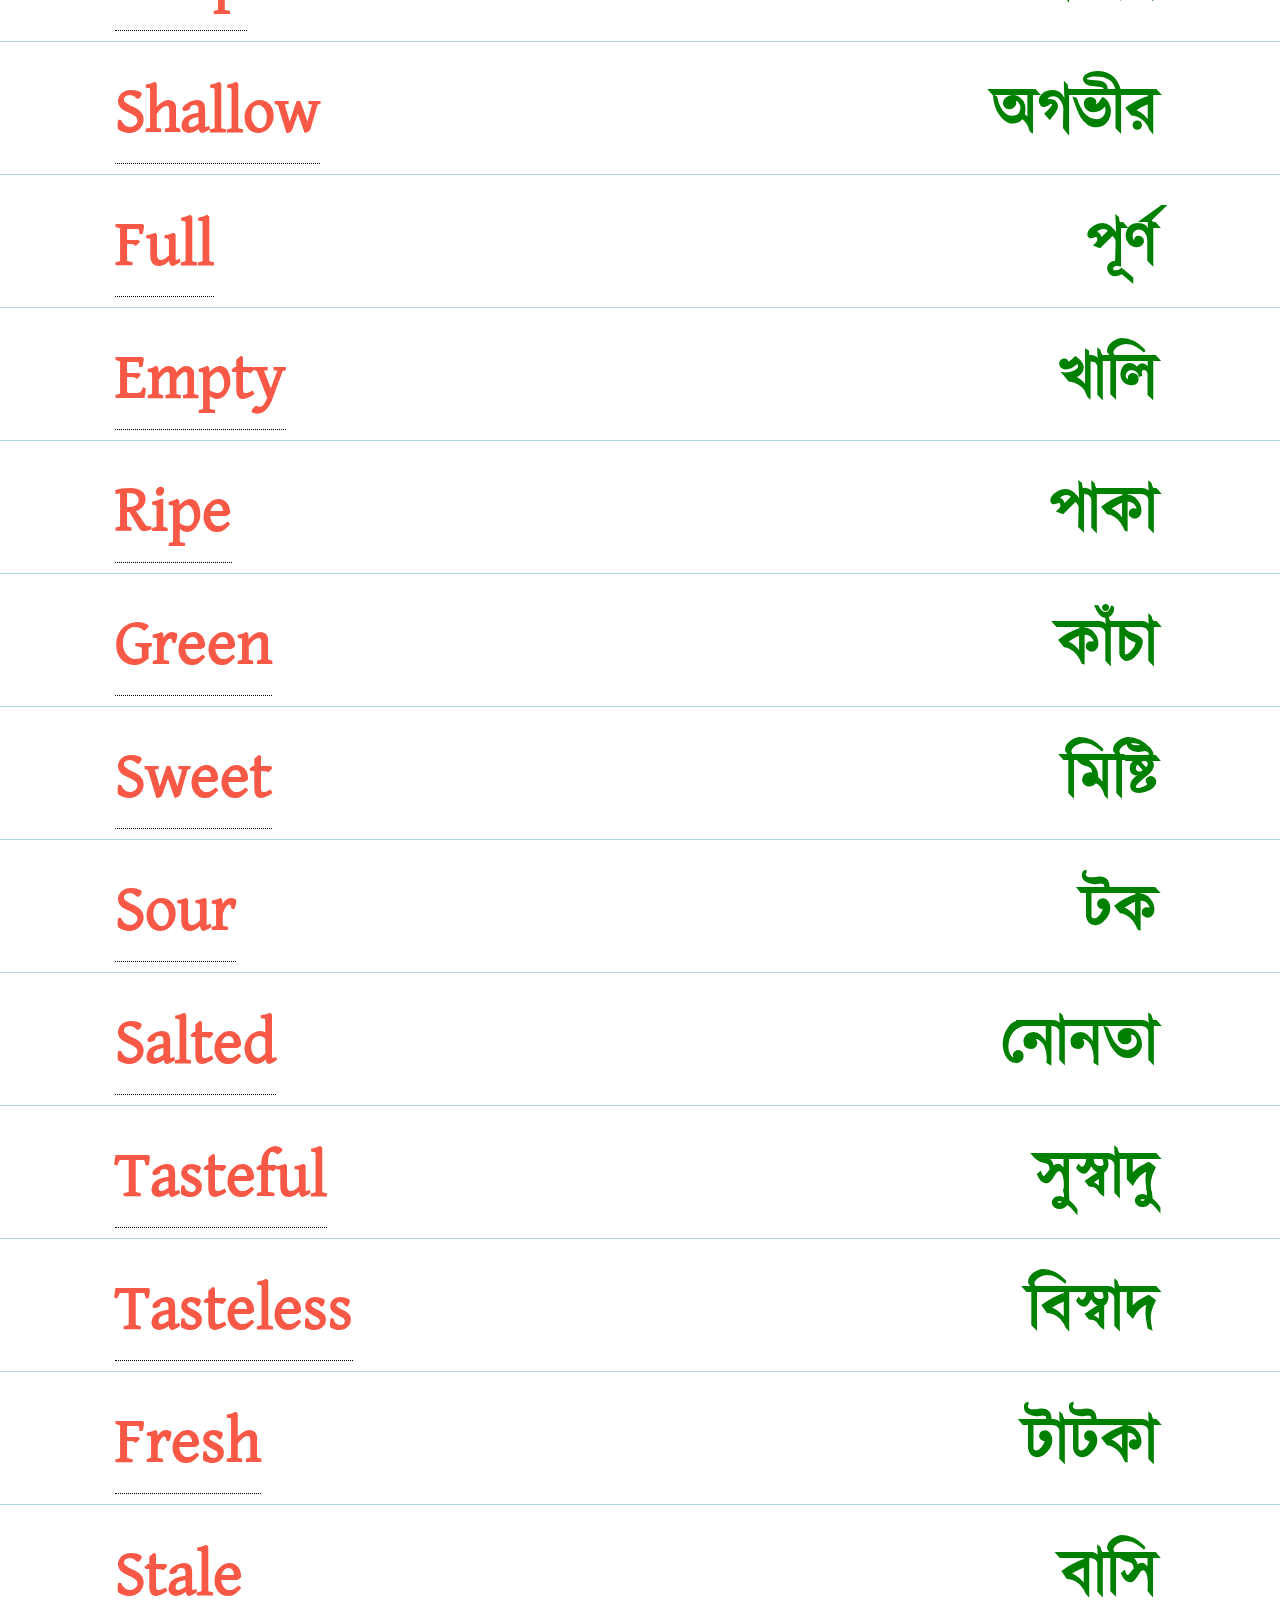
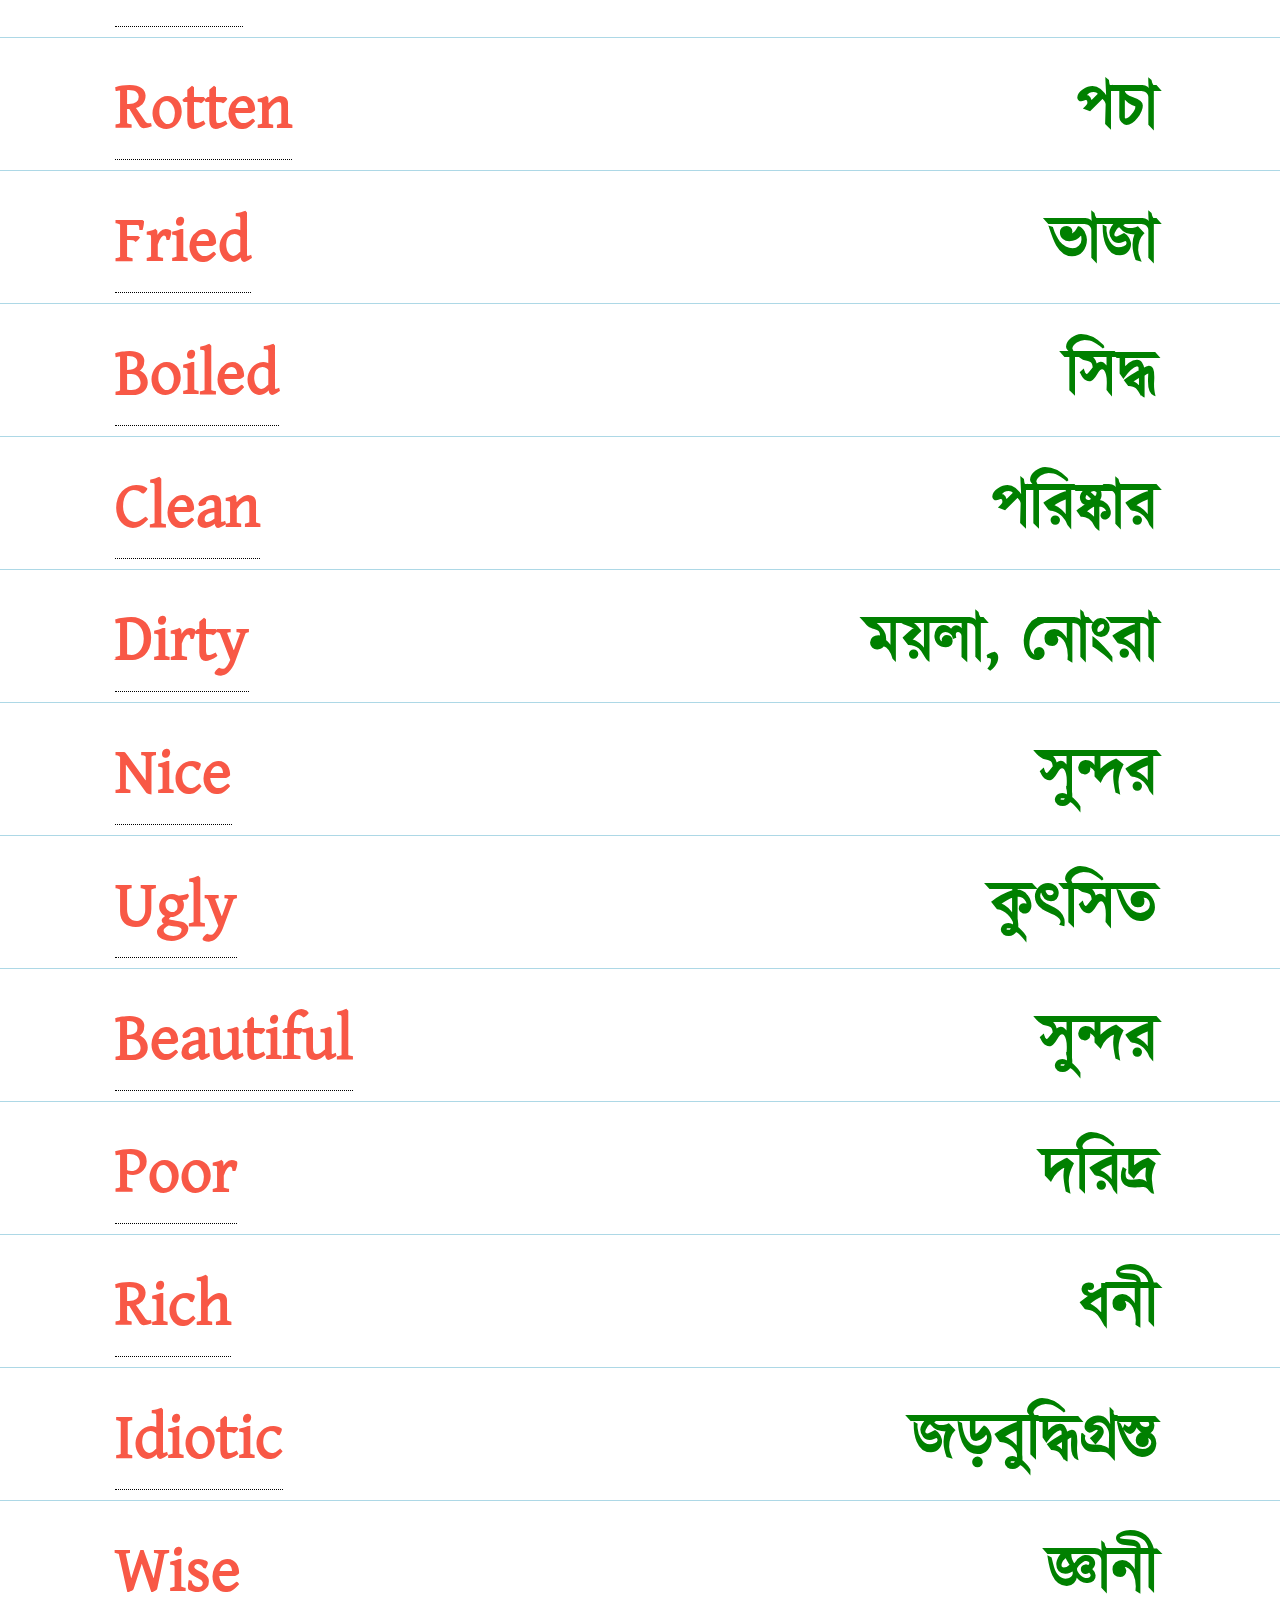
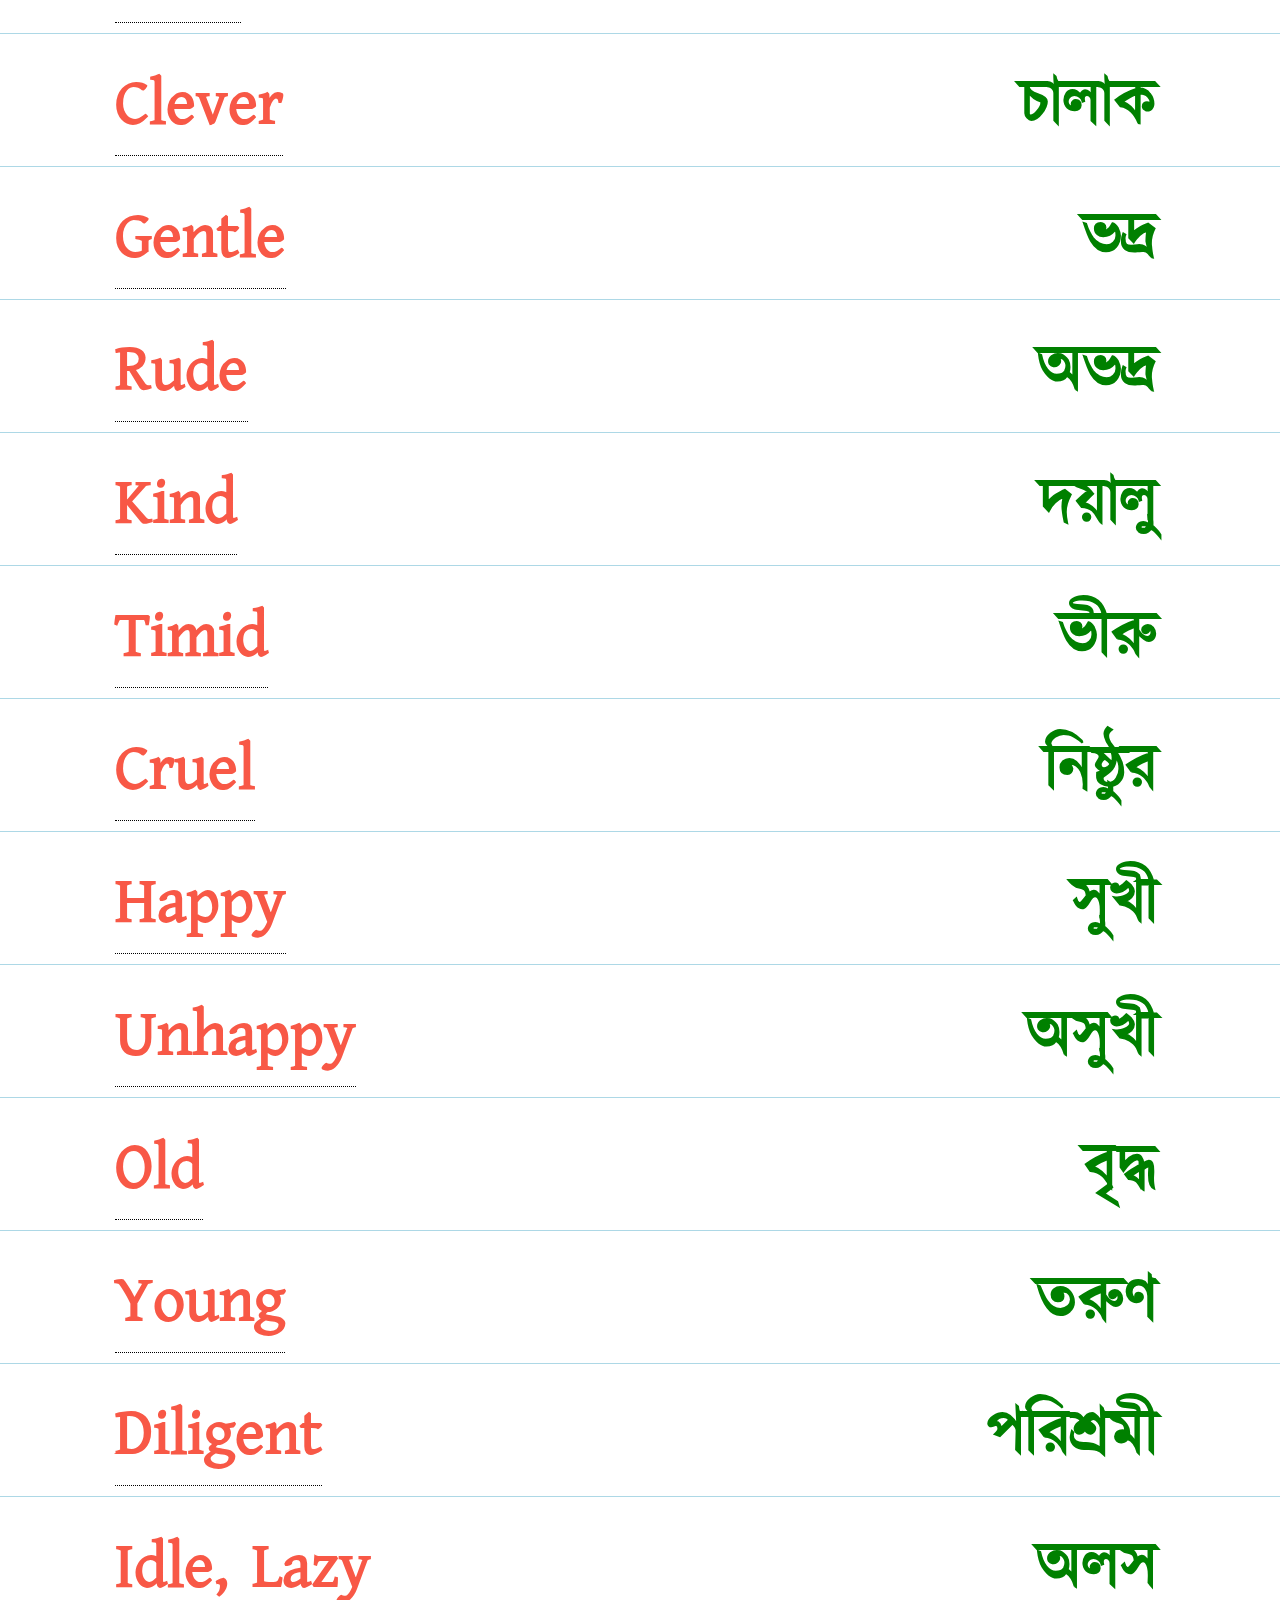
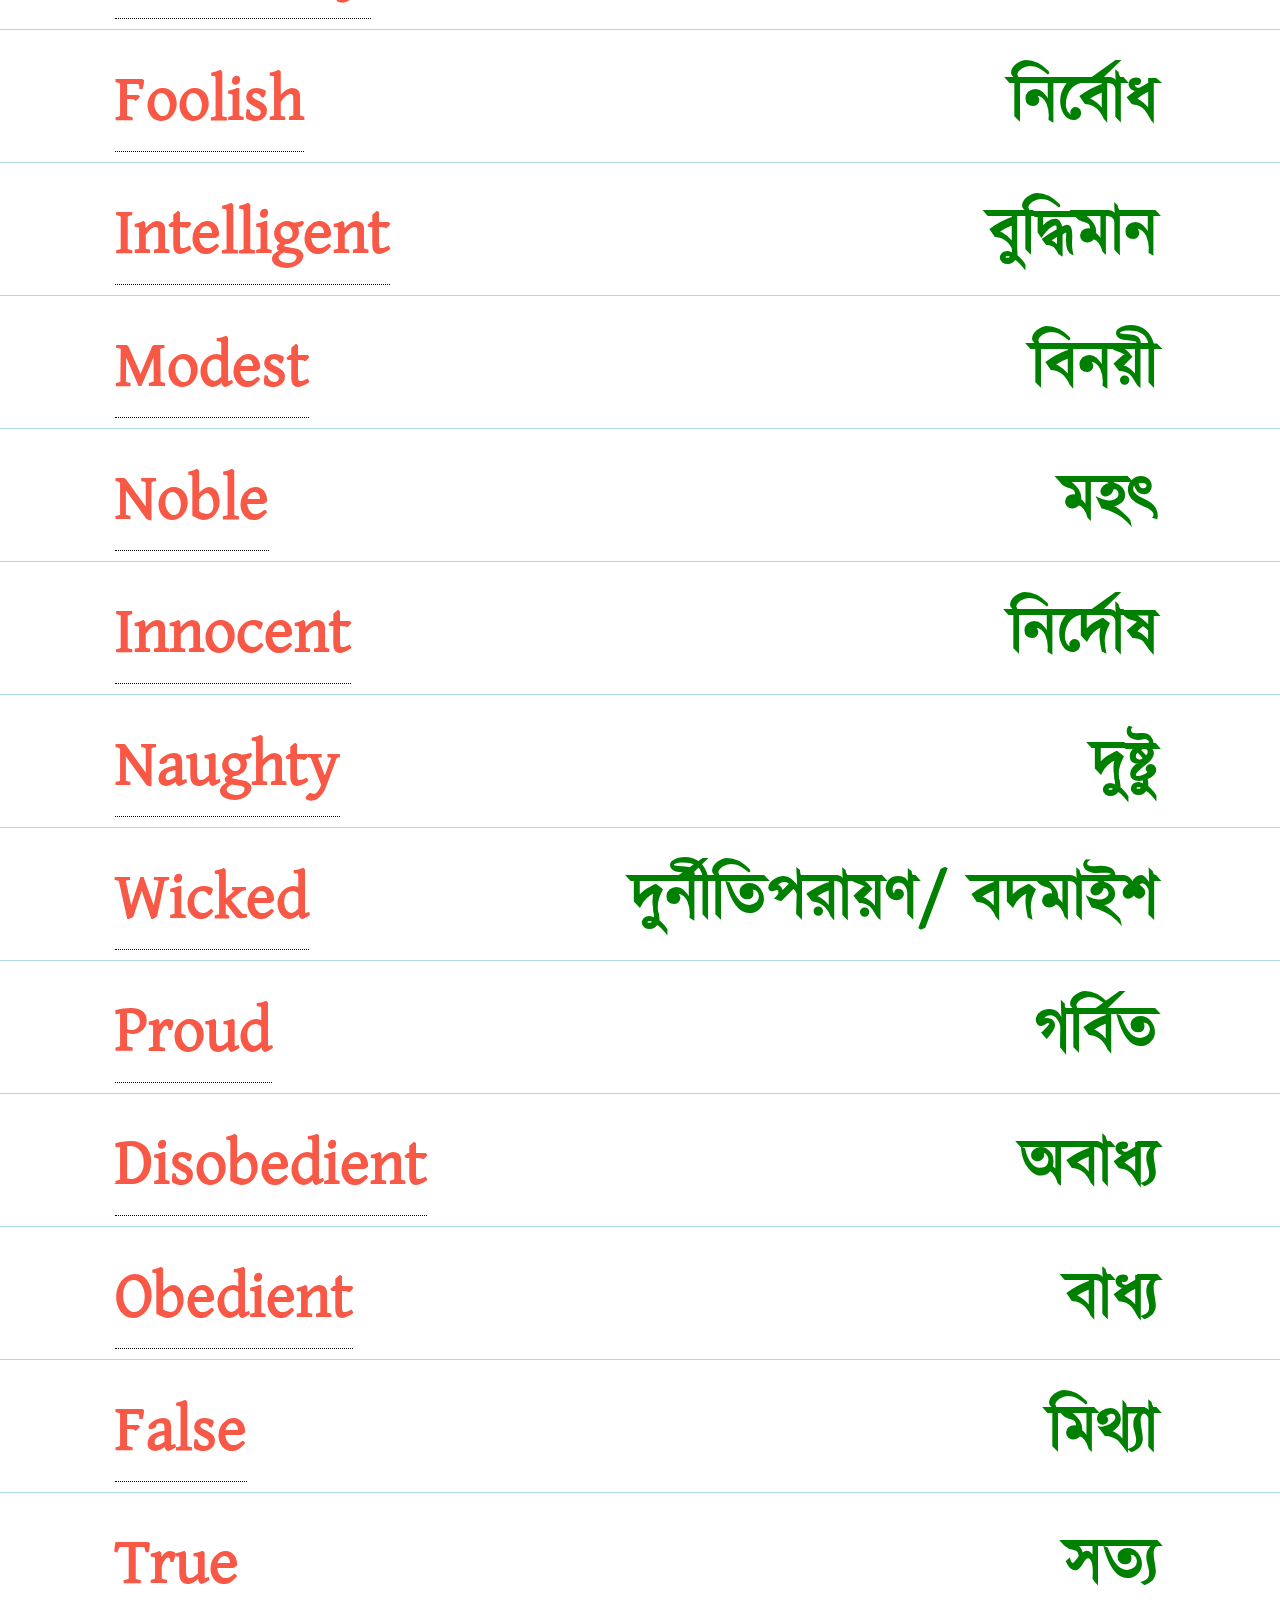
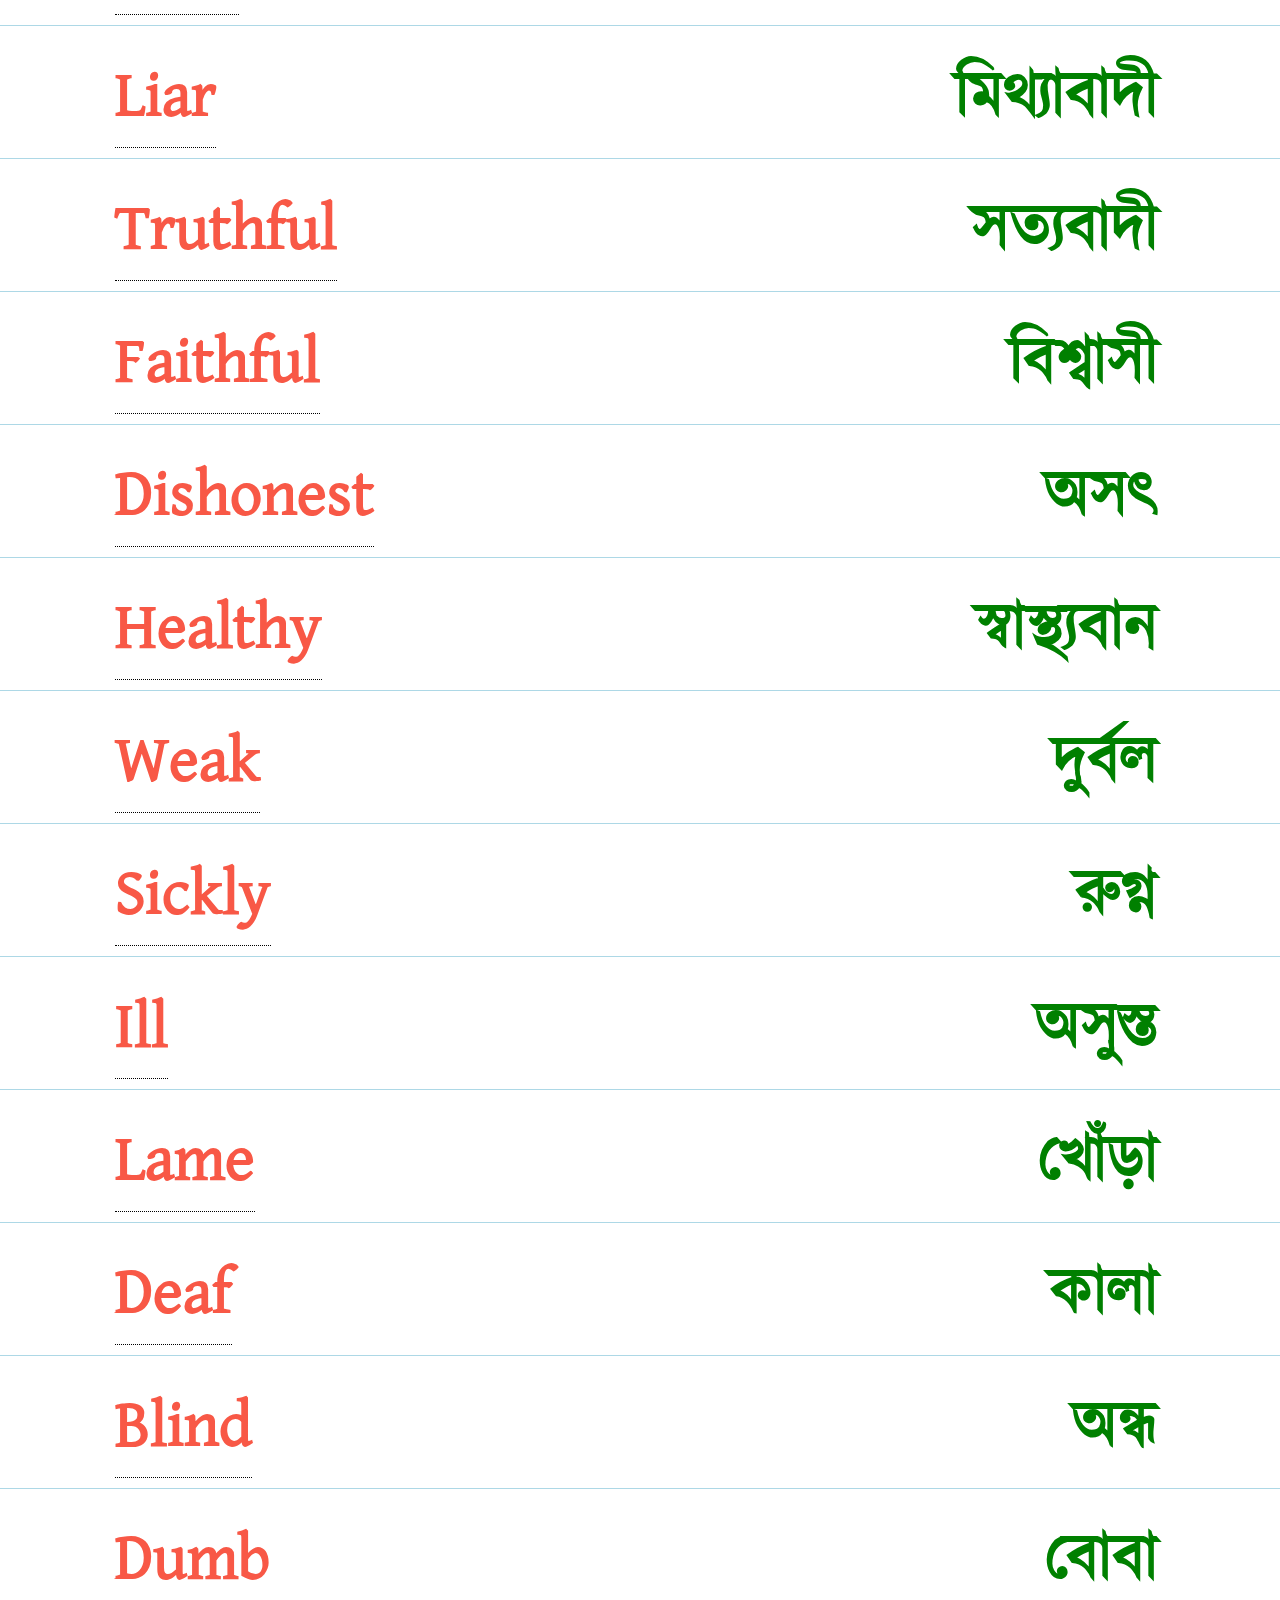
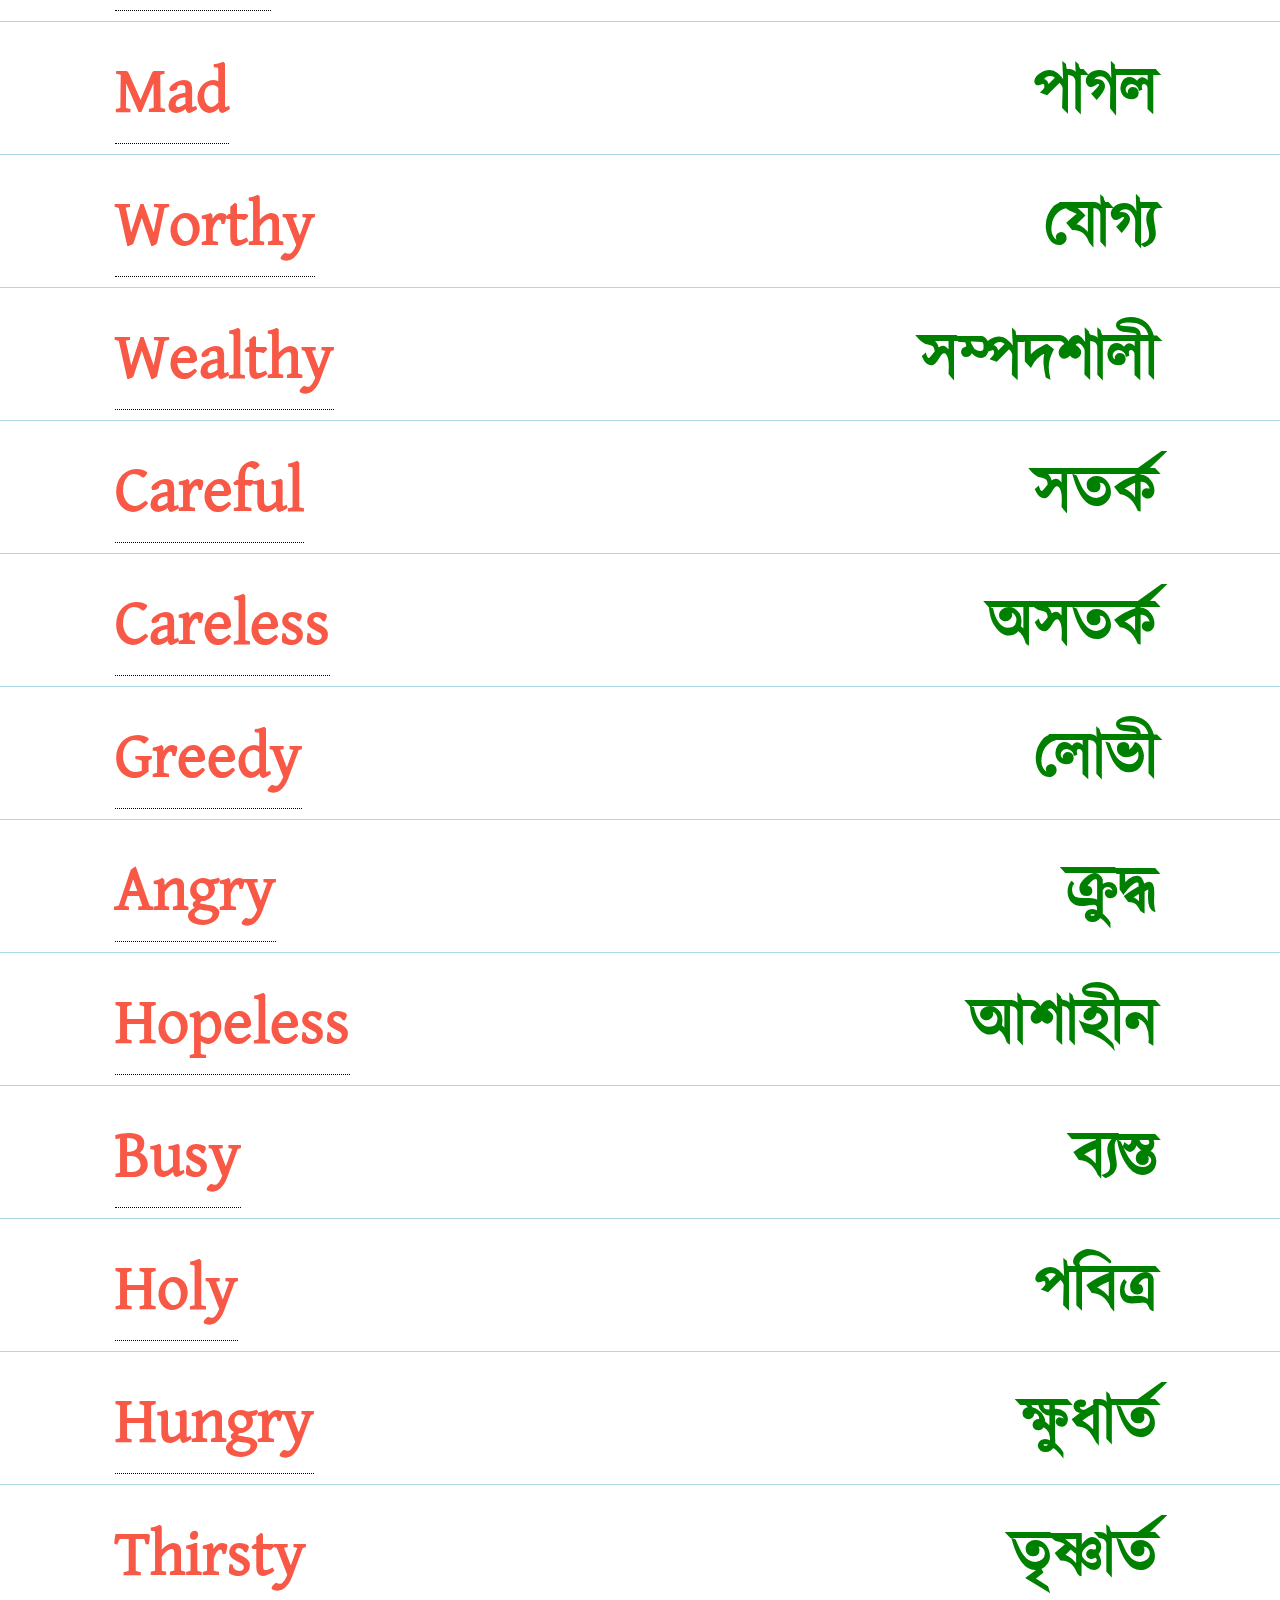
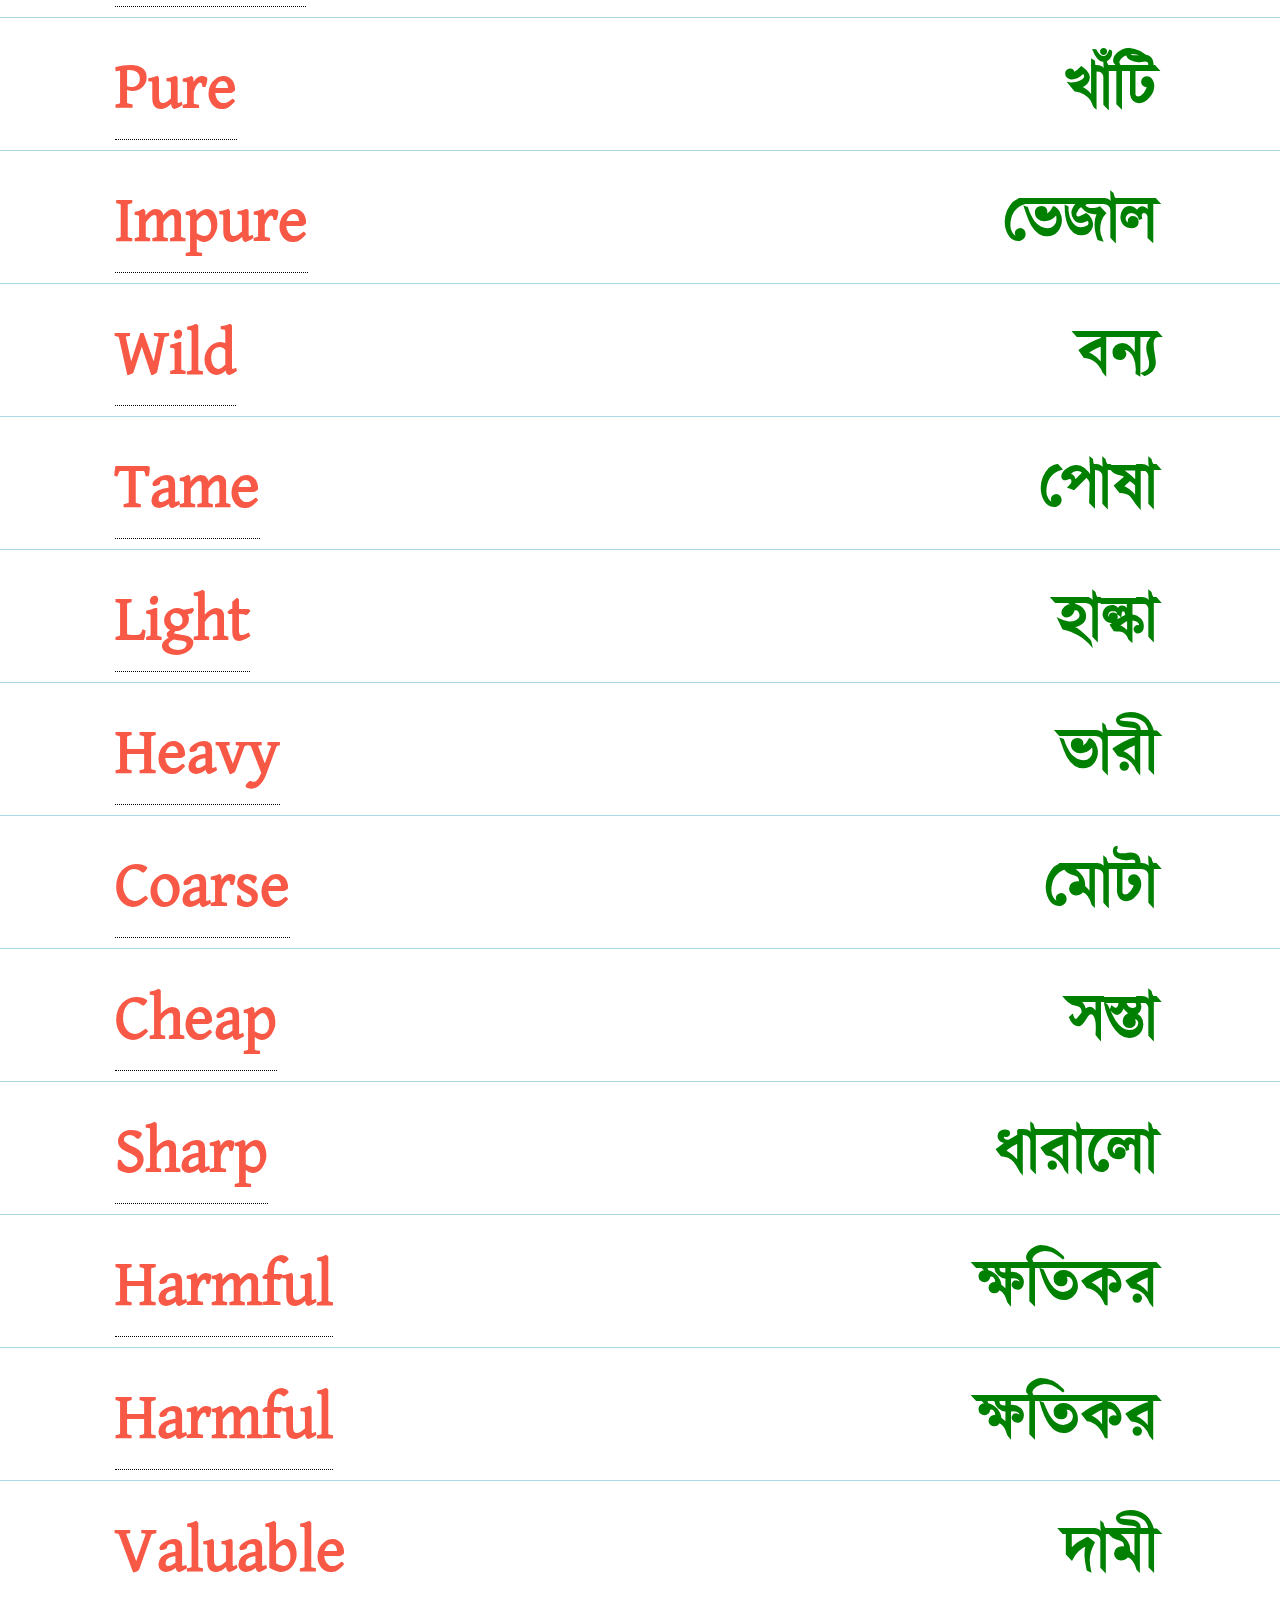
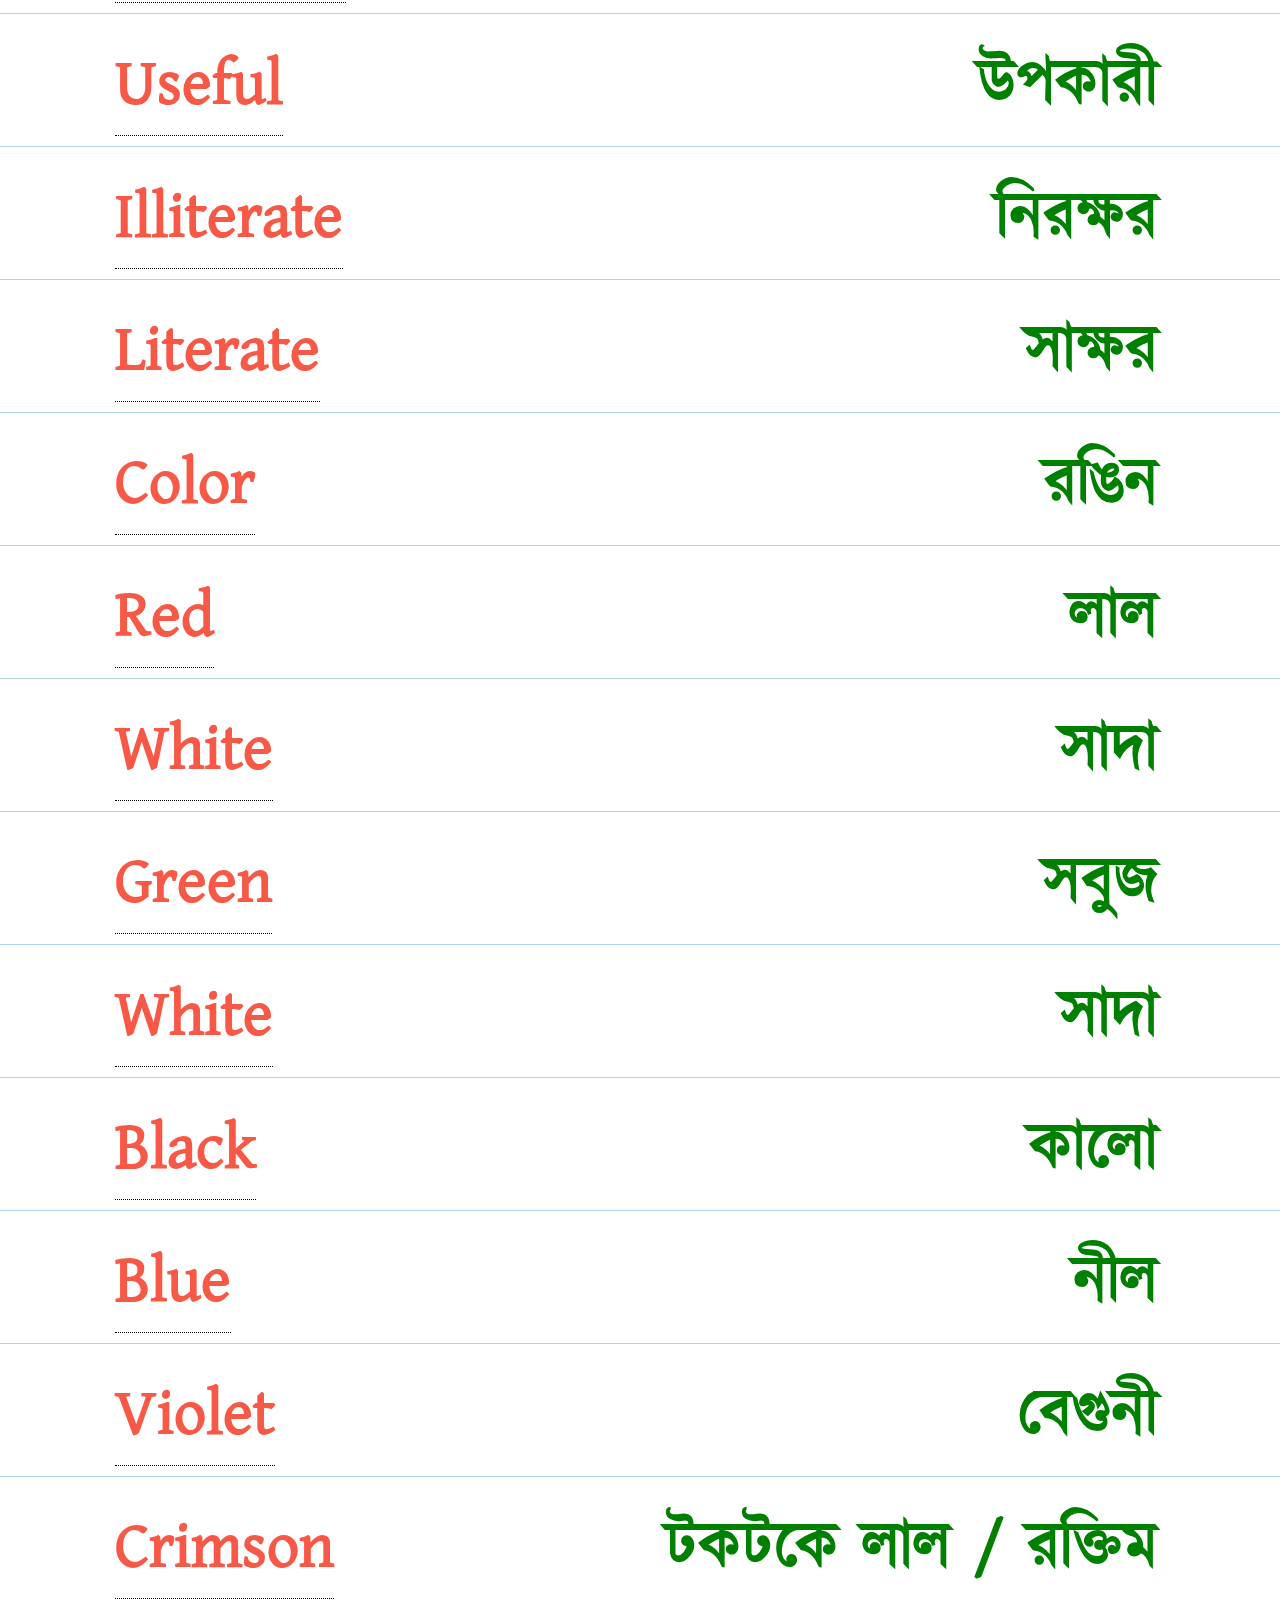
<file: must-vocabulary/adjective.html>
<!DOCTYPE html>
<html>

<head>
  <meta charset="UTF-8">
  <meta name="viewport" content="width=device-width, initial-scale=1">
  <title>Adjectives</title>
  <link rel="stylesheet" href="style.css">
</head>

<body>
  <div class="loader"></div>
  <div class="top">
    <img src="../assets/images/arrow-back.png" onclick="history.back()" alt="back image ">
    <p class="length">0</p>
  </div>
  <script>
    const loader = document.querySelector('.loader')

    fetch('json/adjective.json')
      .then(res => res.json())
      .then(data =>
      {
        document.querySelector('.length').innerHTML = data.length + ' Adjectives'
        for (item of data) {
          const div = document.createElement('div')

          div.innerHTML = `  <div class="box"> 

      <p  class="comic tooltip">${item.english}
            <span class="tooltiptext hind">${item.banan}</span>
      </p>


      
      
      <p class="kalporosh bangla" >${item.bangla}</p>
    </div>`
          loader.style.display = 'none'
          document.body.appendChild(div)


        }

      })
  </script>
</body>

</html>
</file>
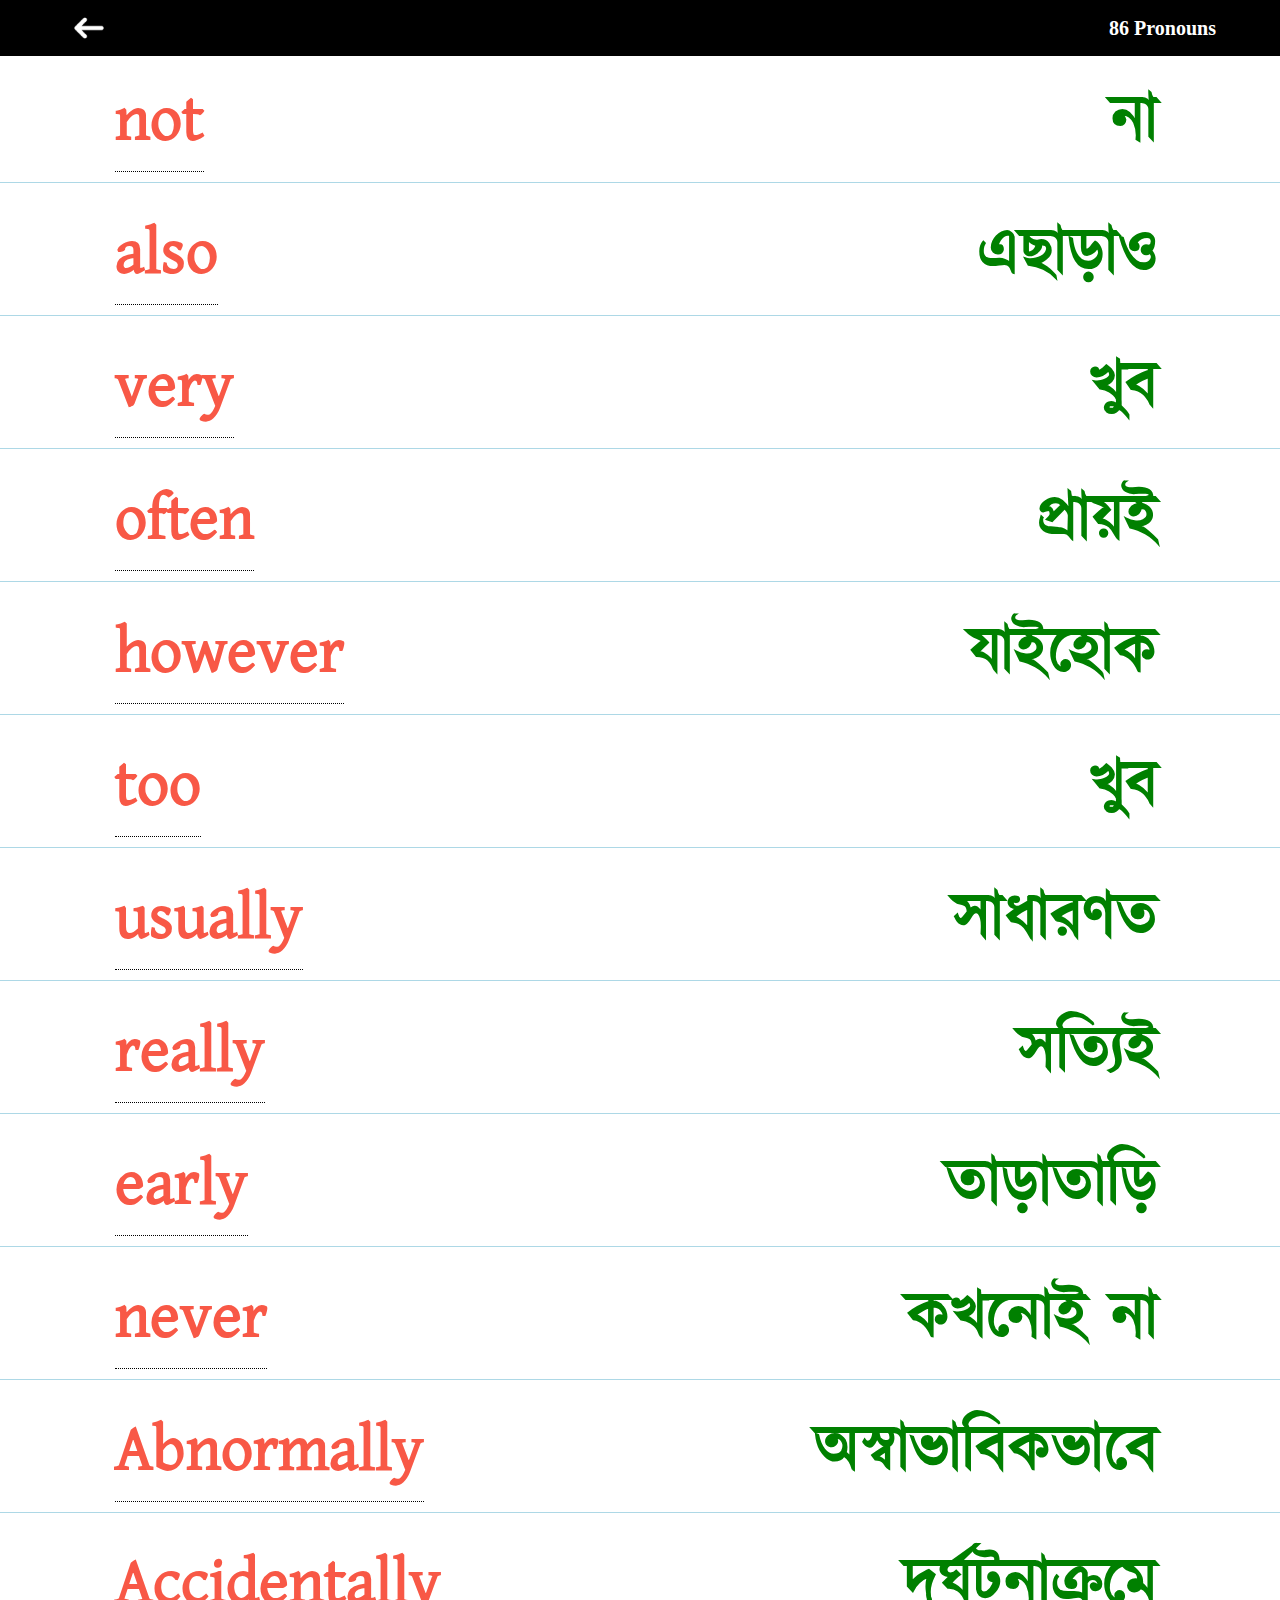
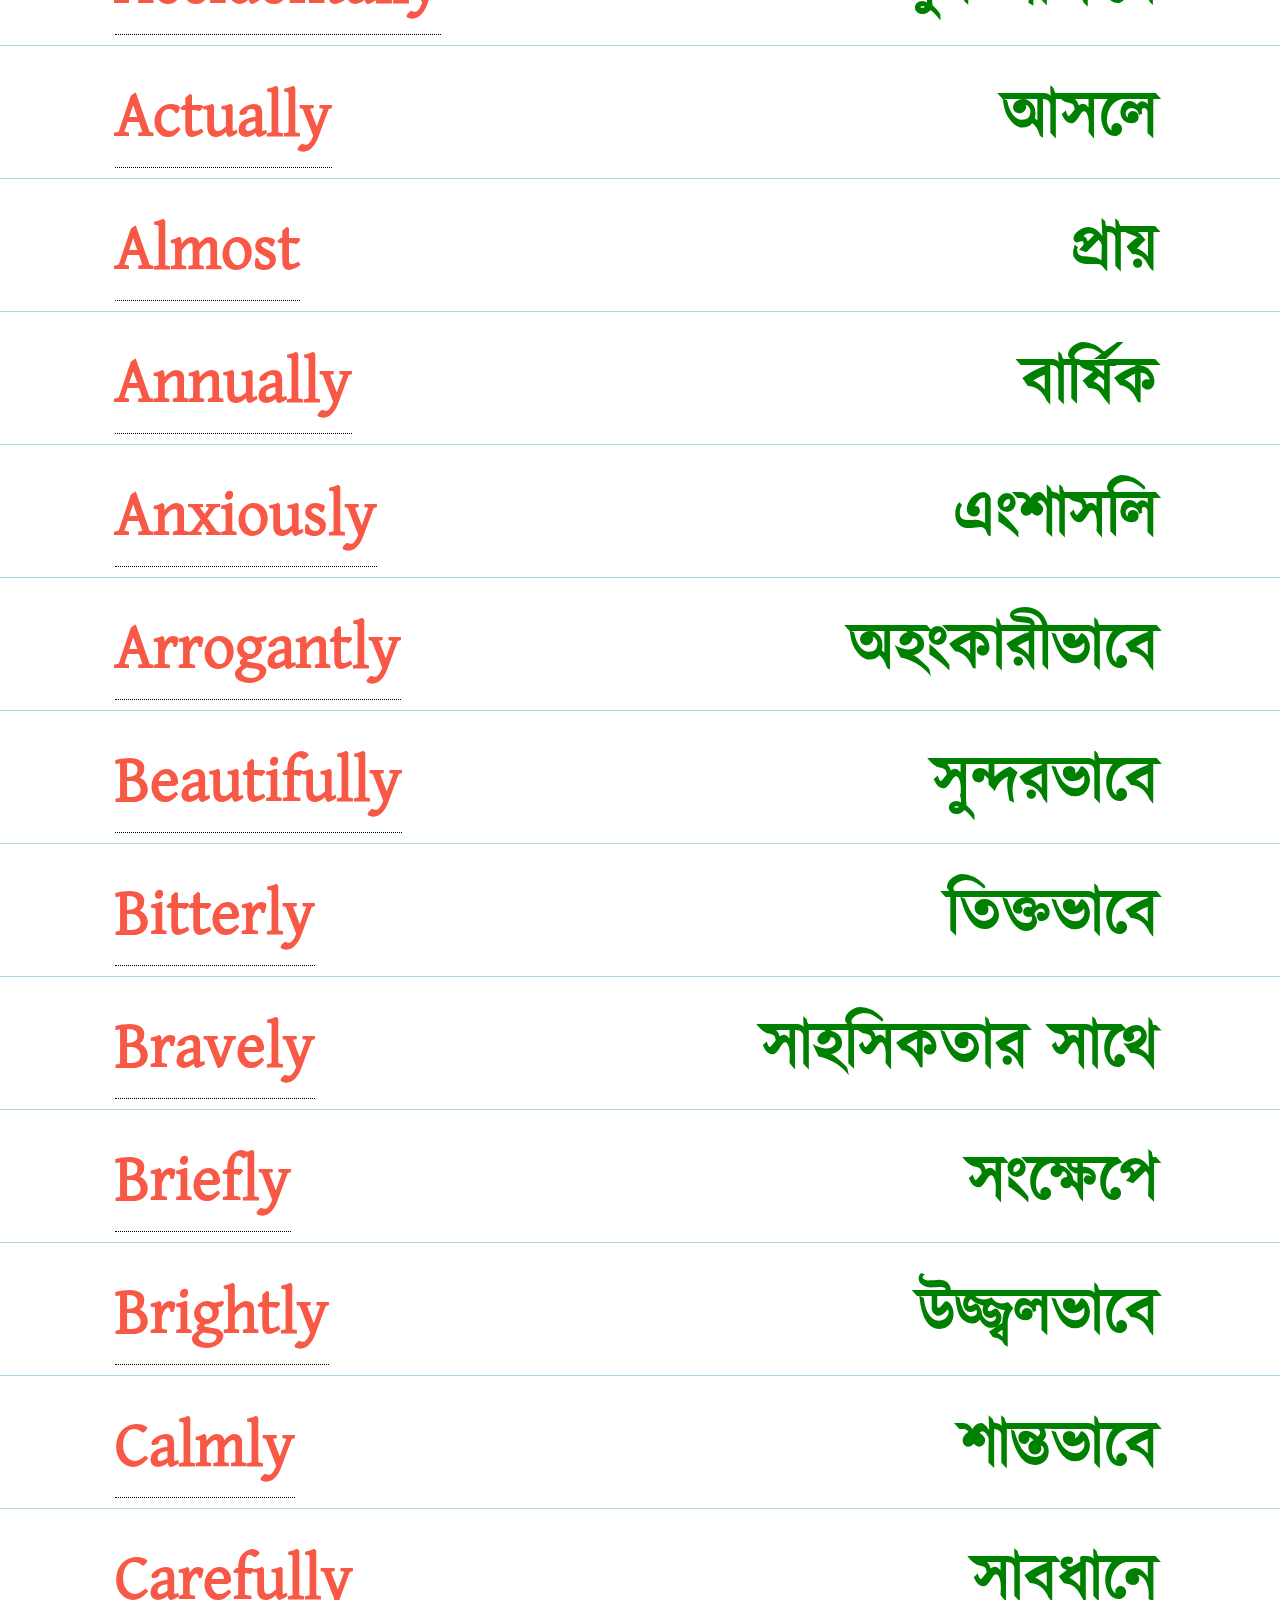
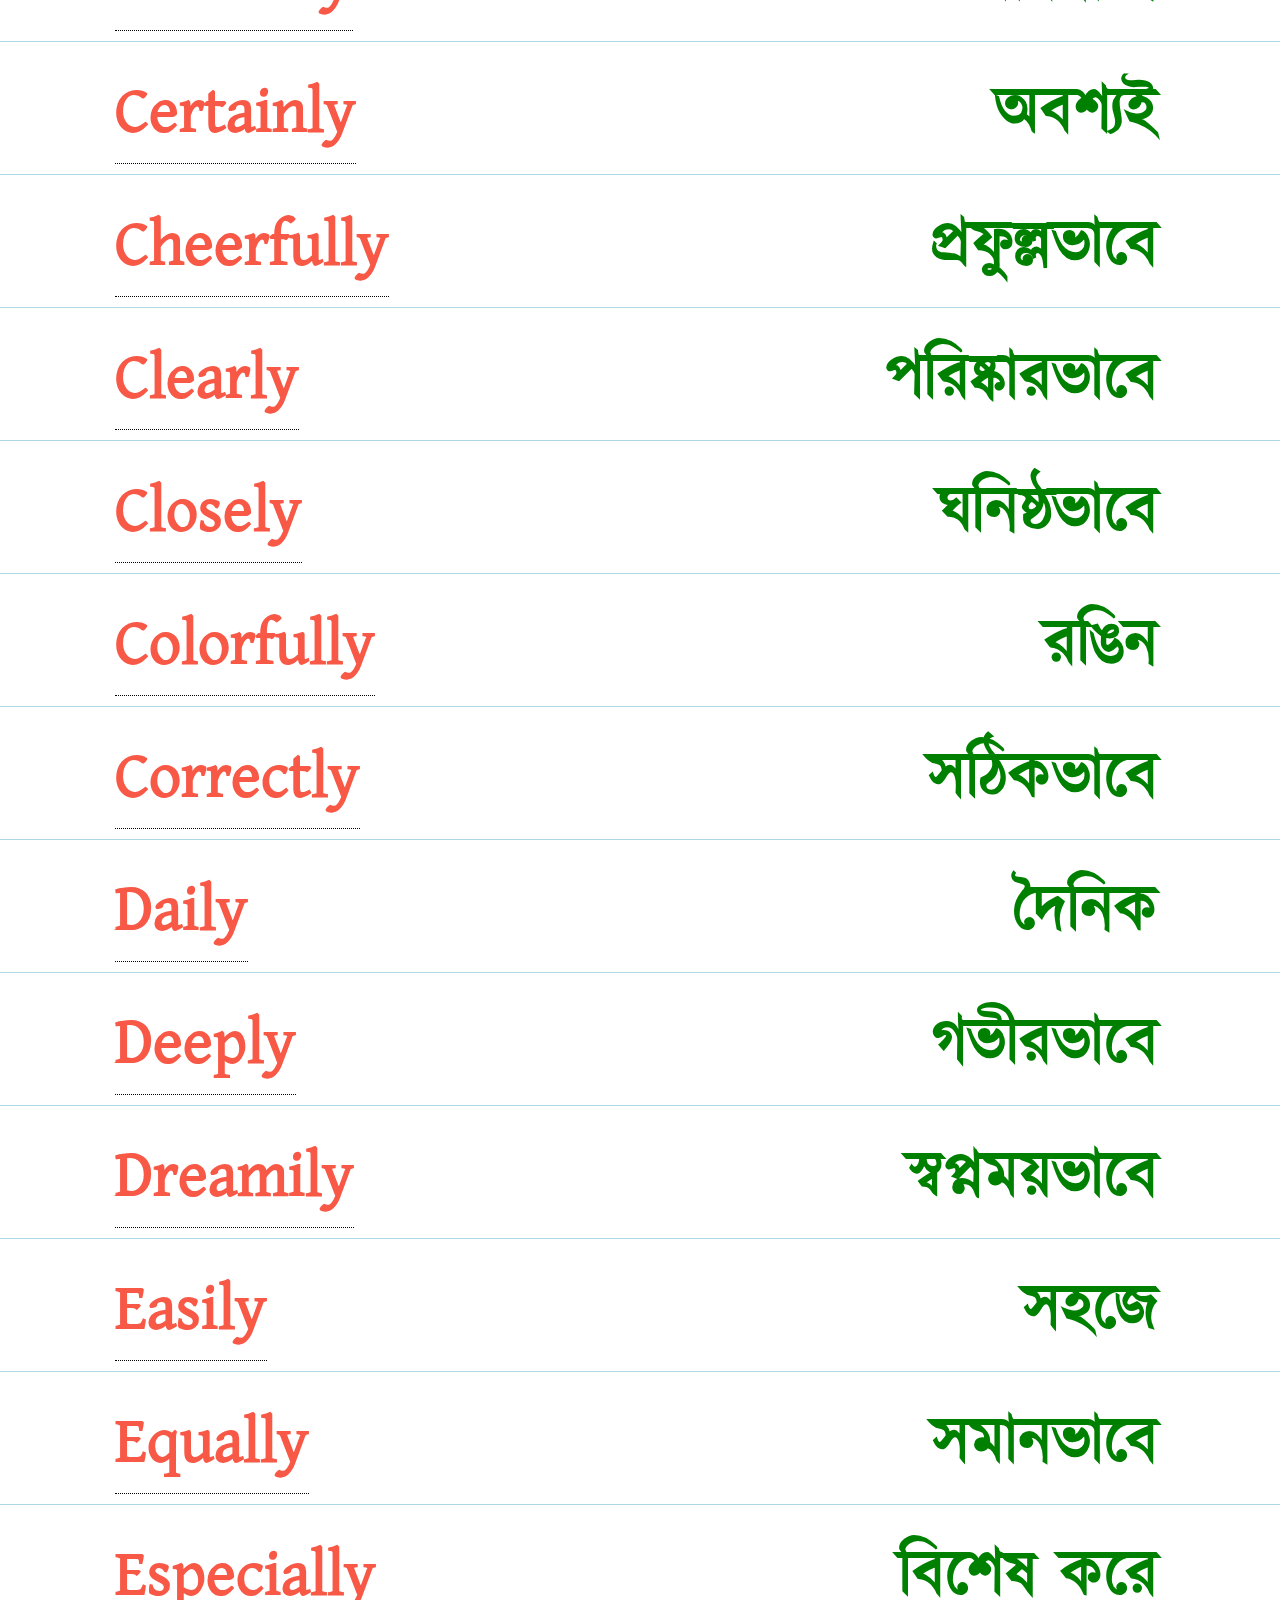
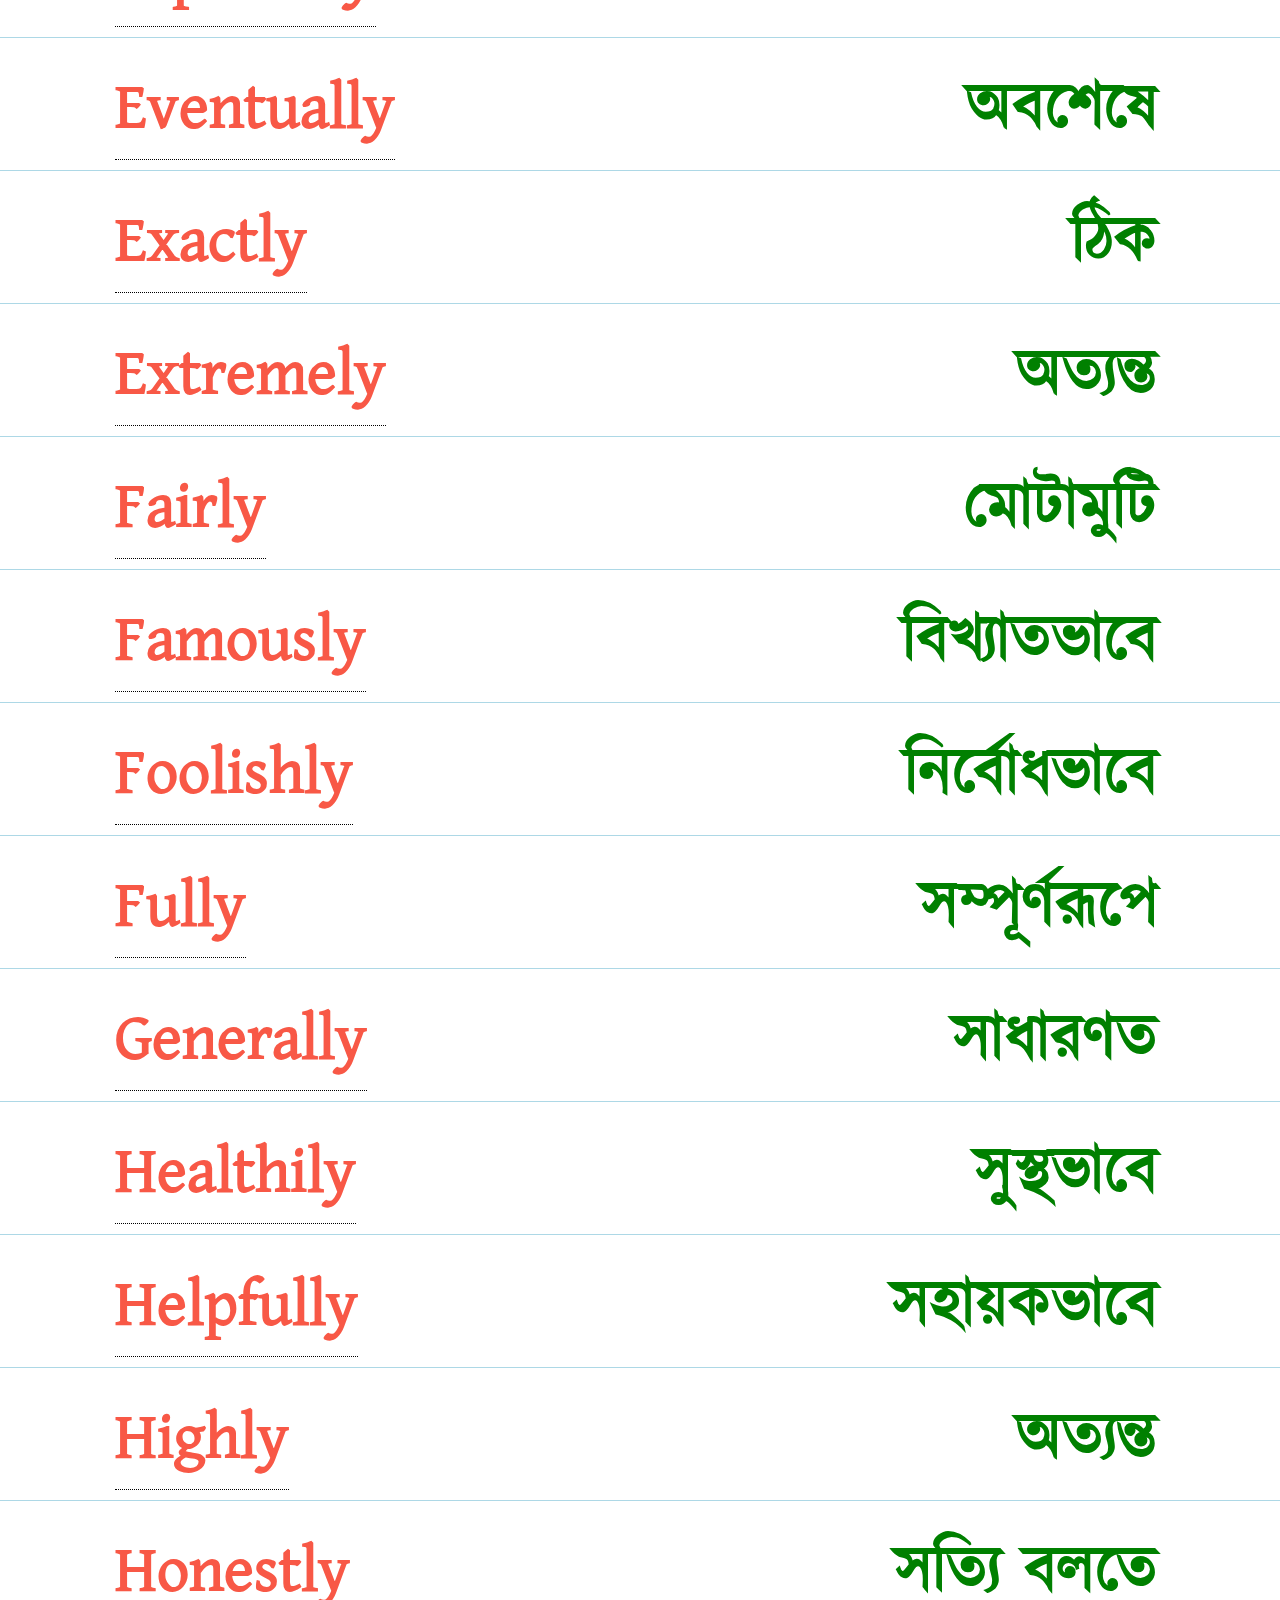
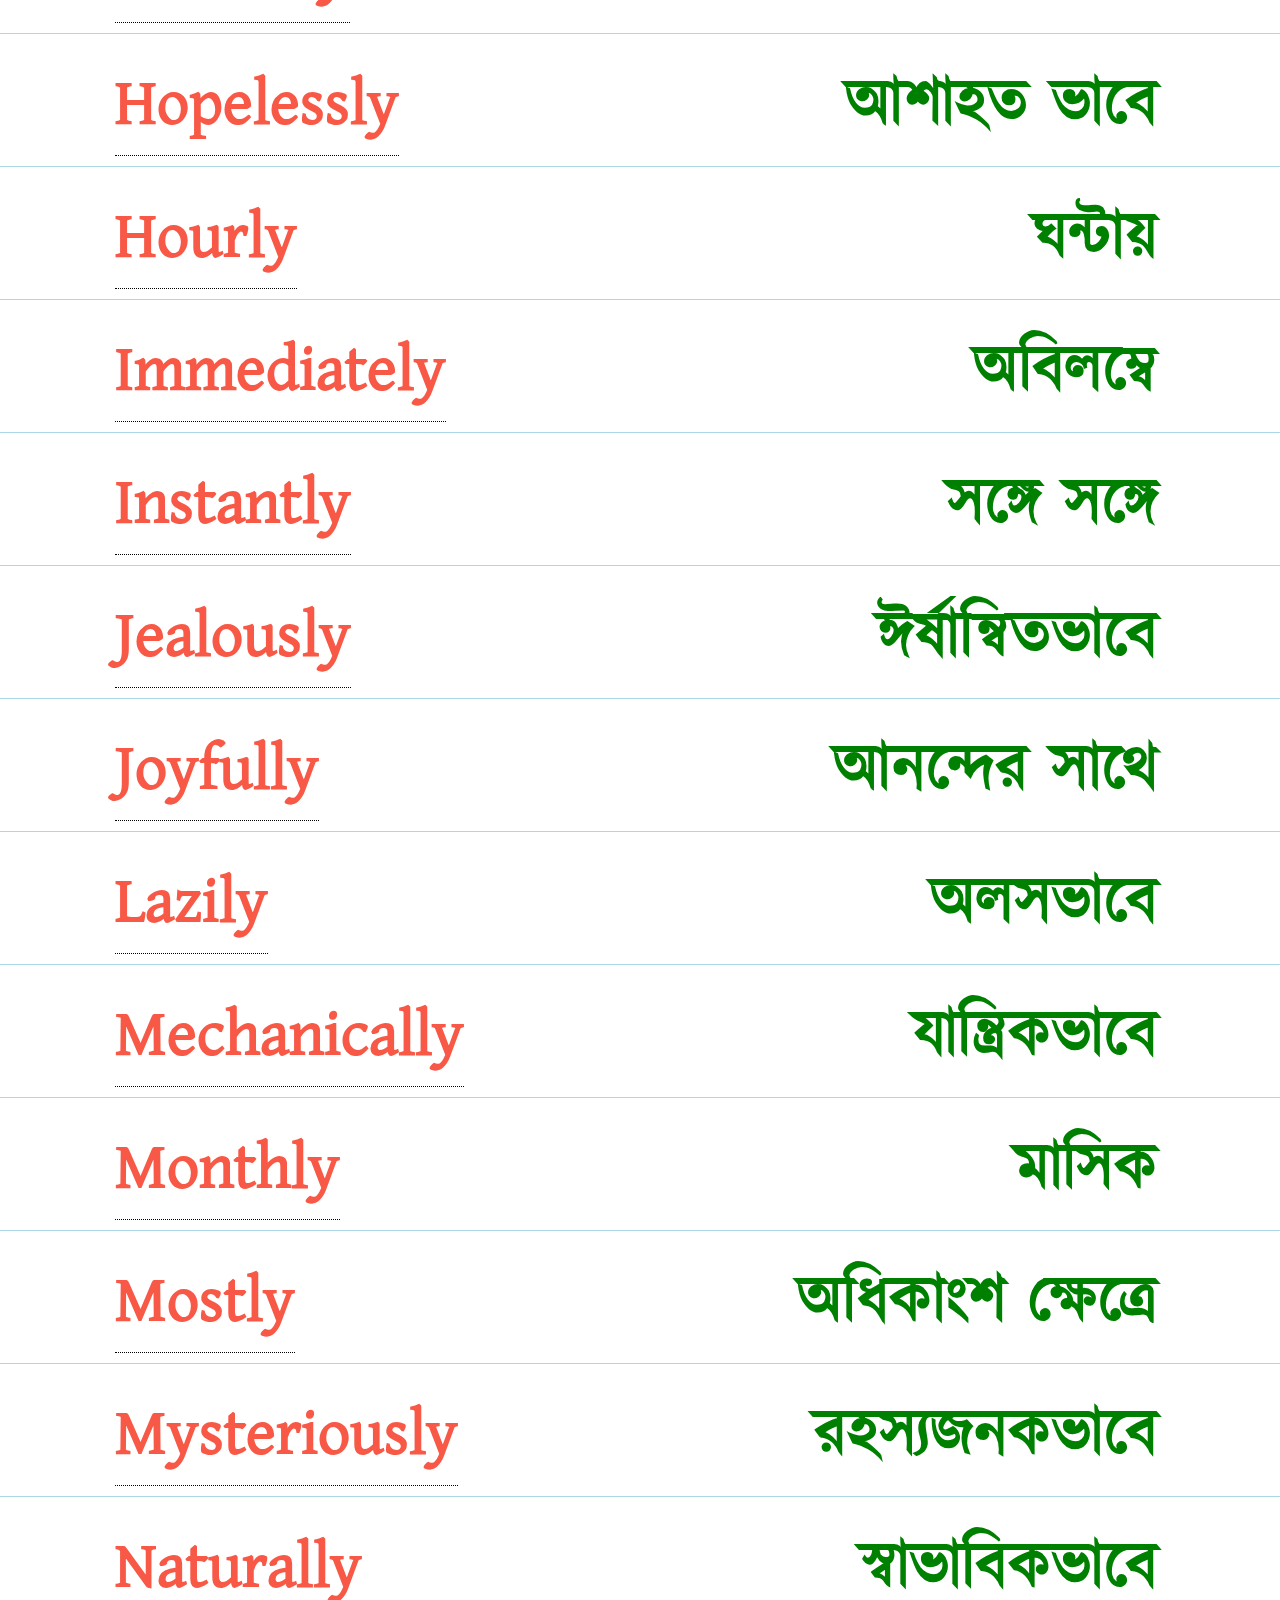
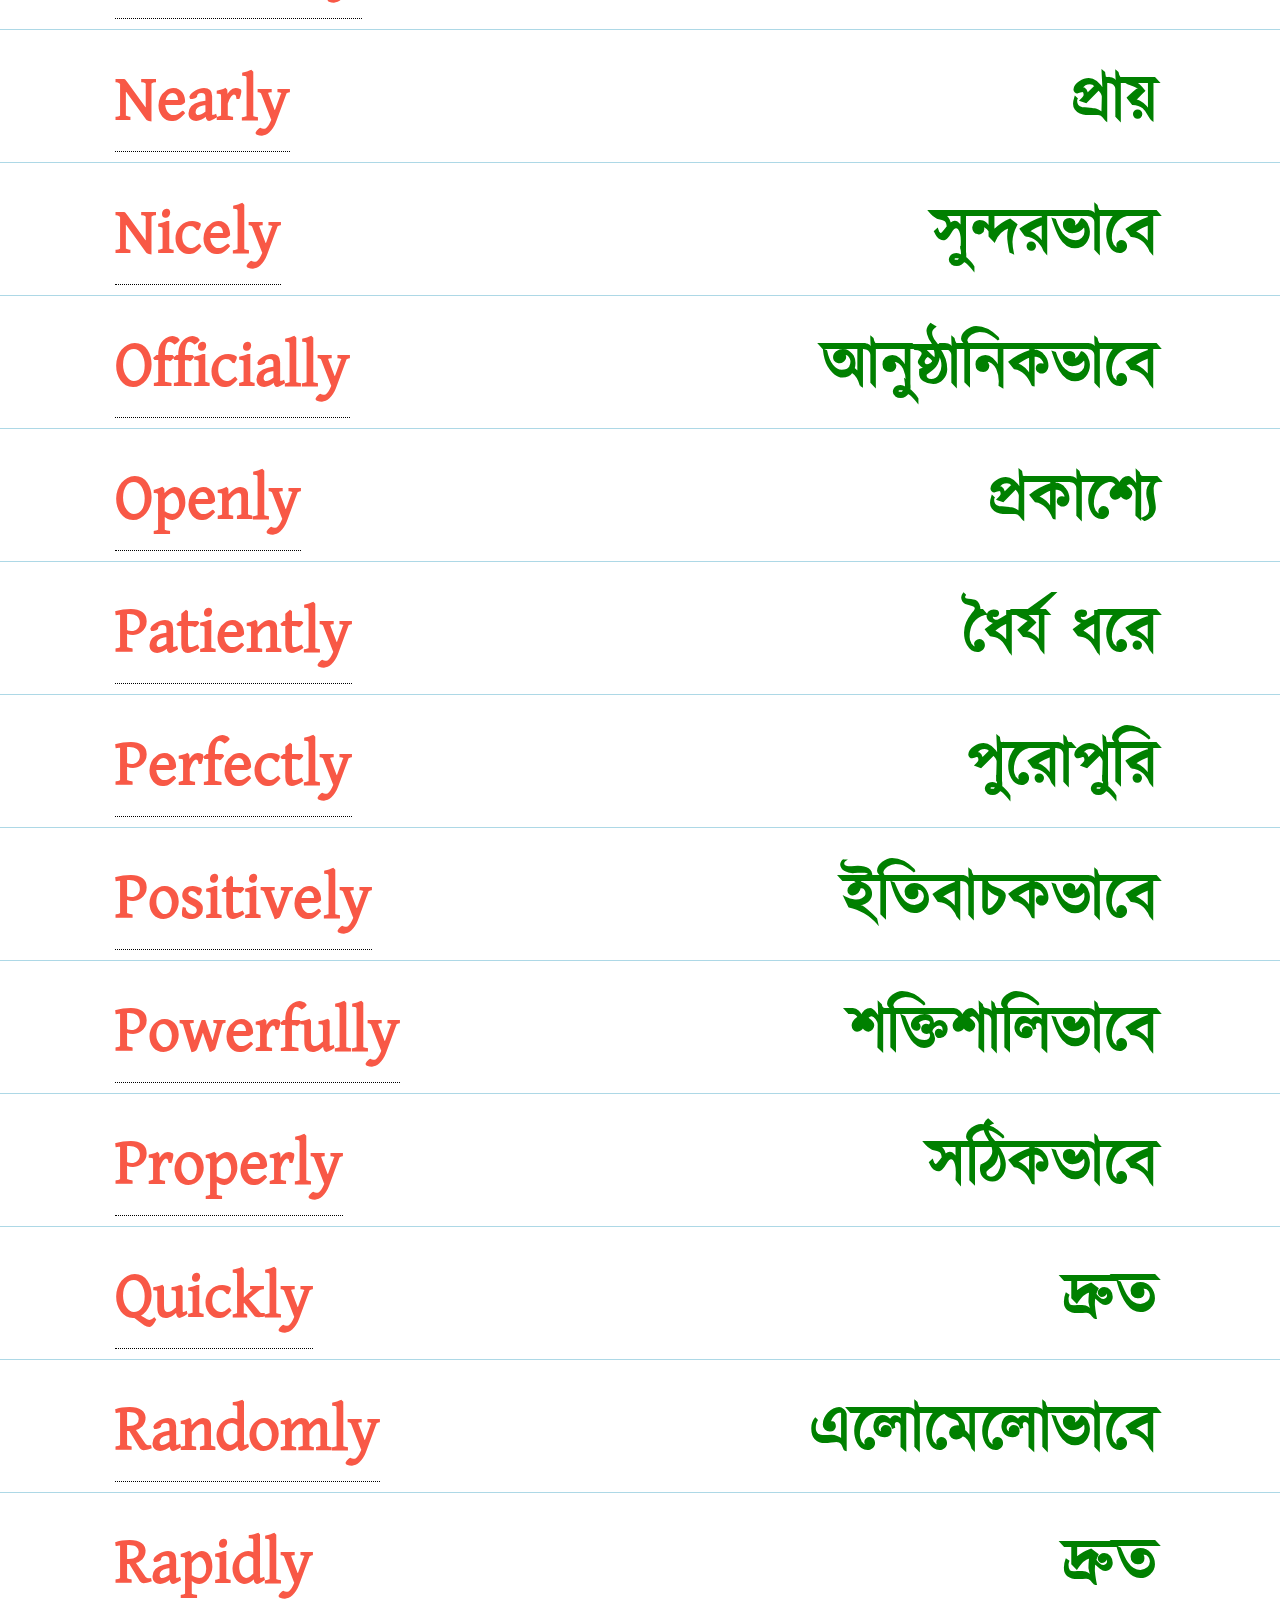
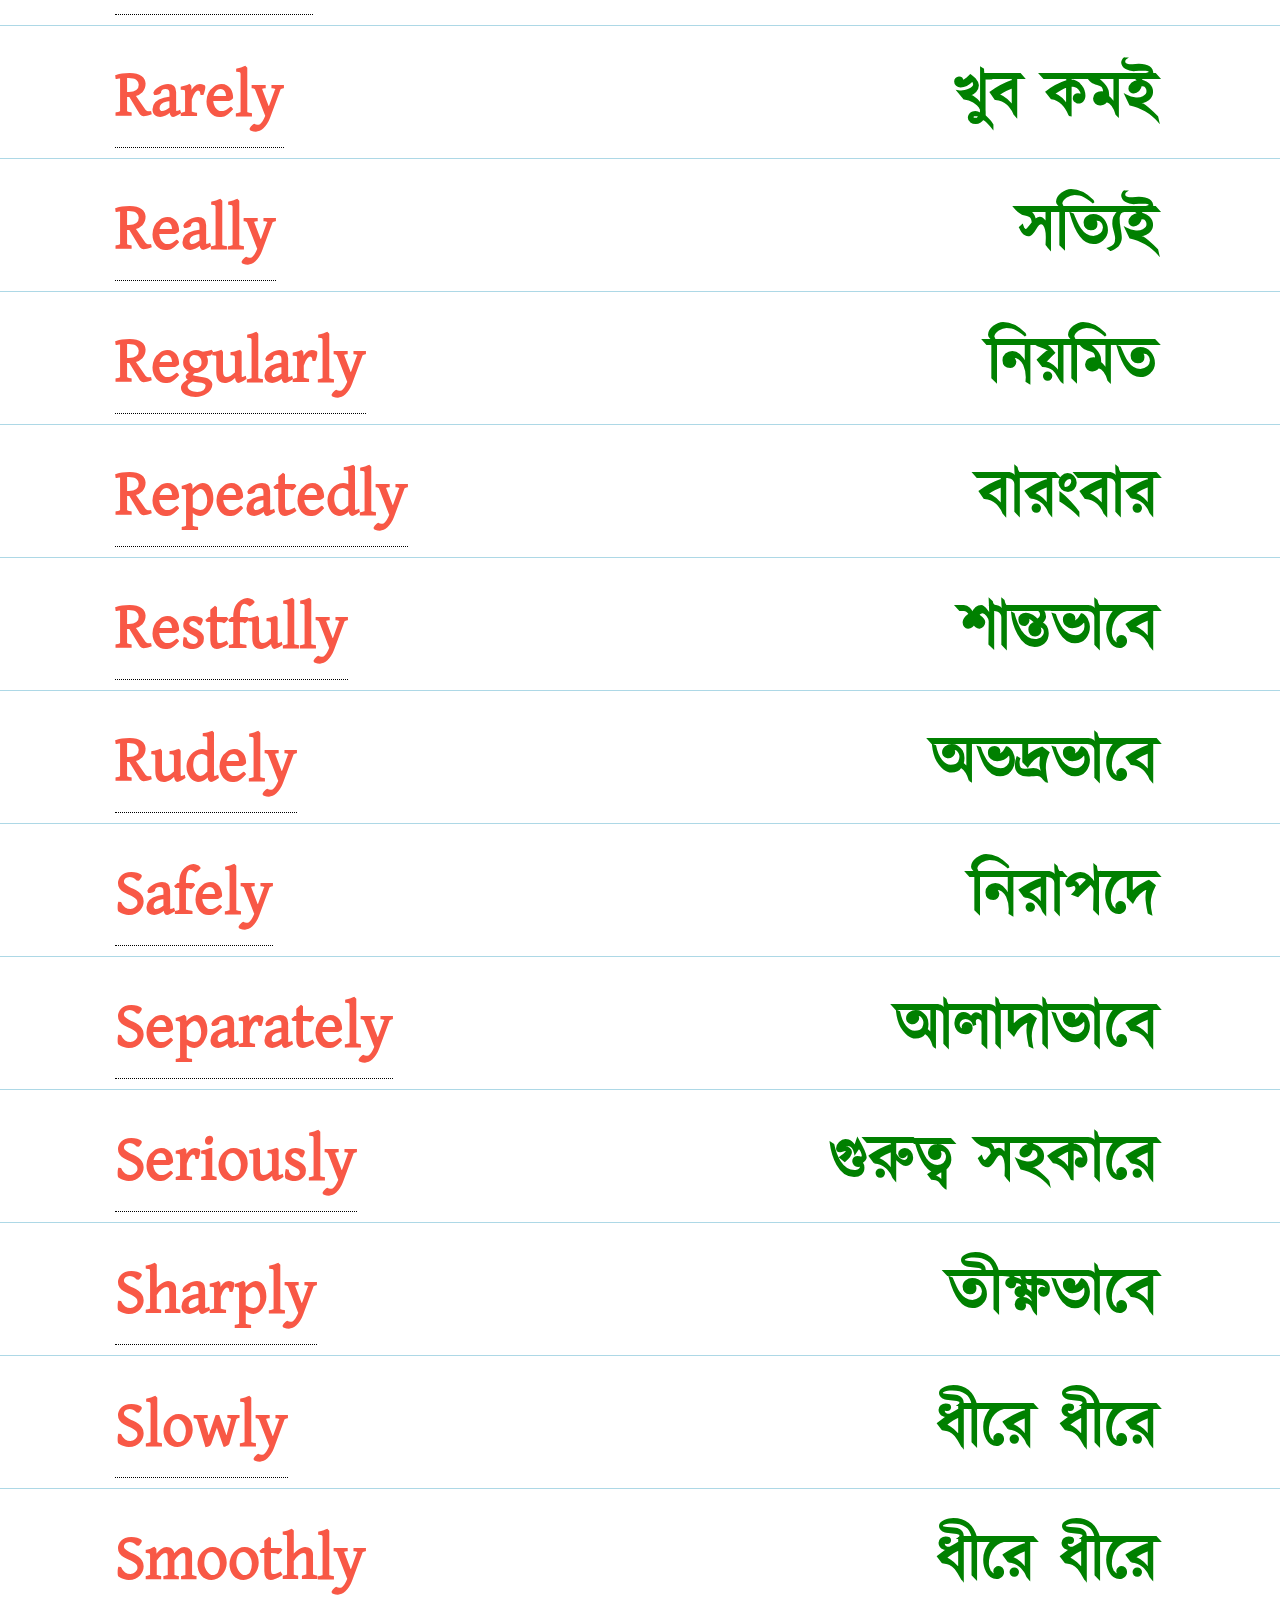
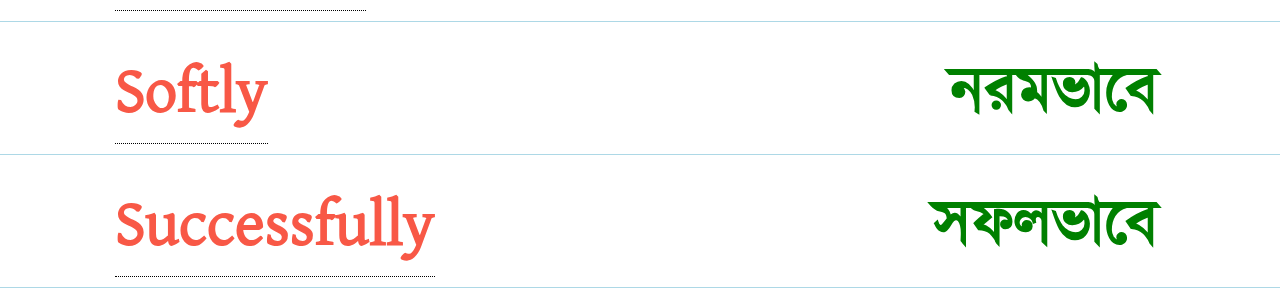
<file: must-vocabulary/adverb.html>
<!DOCTYPE html>
<html>

<head>
  <meta charset="UTF-8">
  <meta name="viewport" content="width=device-width, initial-scale=1">
  <title>Pronouns</title>
  <link rel="stylesheet" href="style.css">
</head>

<body>
  <div class="loader"></div>
  <div class="top">
    <img src="../assets/images/arrow-back.png" onclick="history.back()" alt="back image ">
    <p class="length">0</p>
  </div>
  <script>
    const loader = document.querySelector('.loader')

    fetch('json/adverb.json')
      .then(res => res.json())
      .then(data =>
      {
        document.querySelector('.length').innerHTML = data.length + ' Pronouns'
        for (item of data) {
          const div = document.createElement('div')

          div.innerHTML = `  <div class="box"> 

      <p  class="comic tooltip">${item.english}
            <span class="tooltiptext hind">${item.banan}</span>
      </p>


      
      
      <p class="kalporosh bangla" >${item.bangla}</p>
    </div>`
          loader.style.display = 'none'
          document.body.appendChild(div)


        }

      })
  </script>
</body>

</html>
</file>
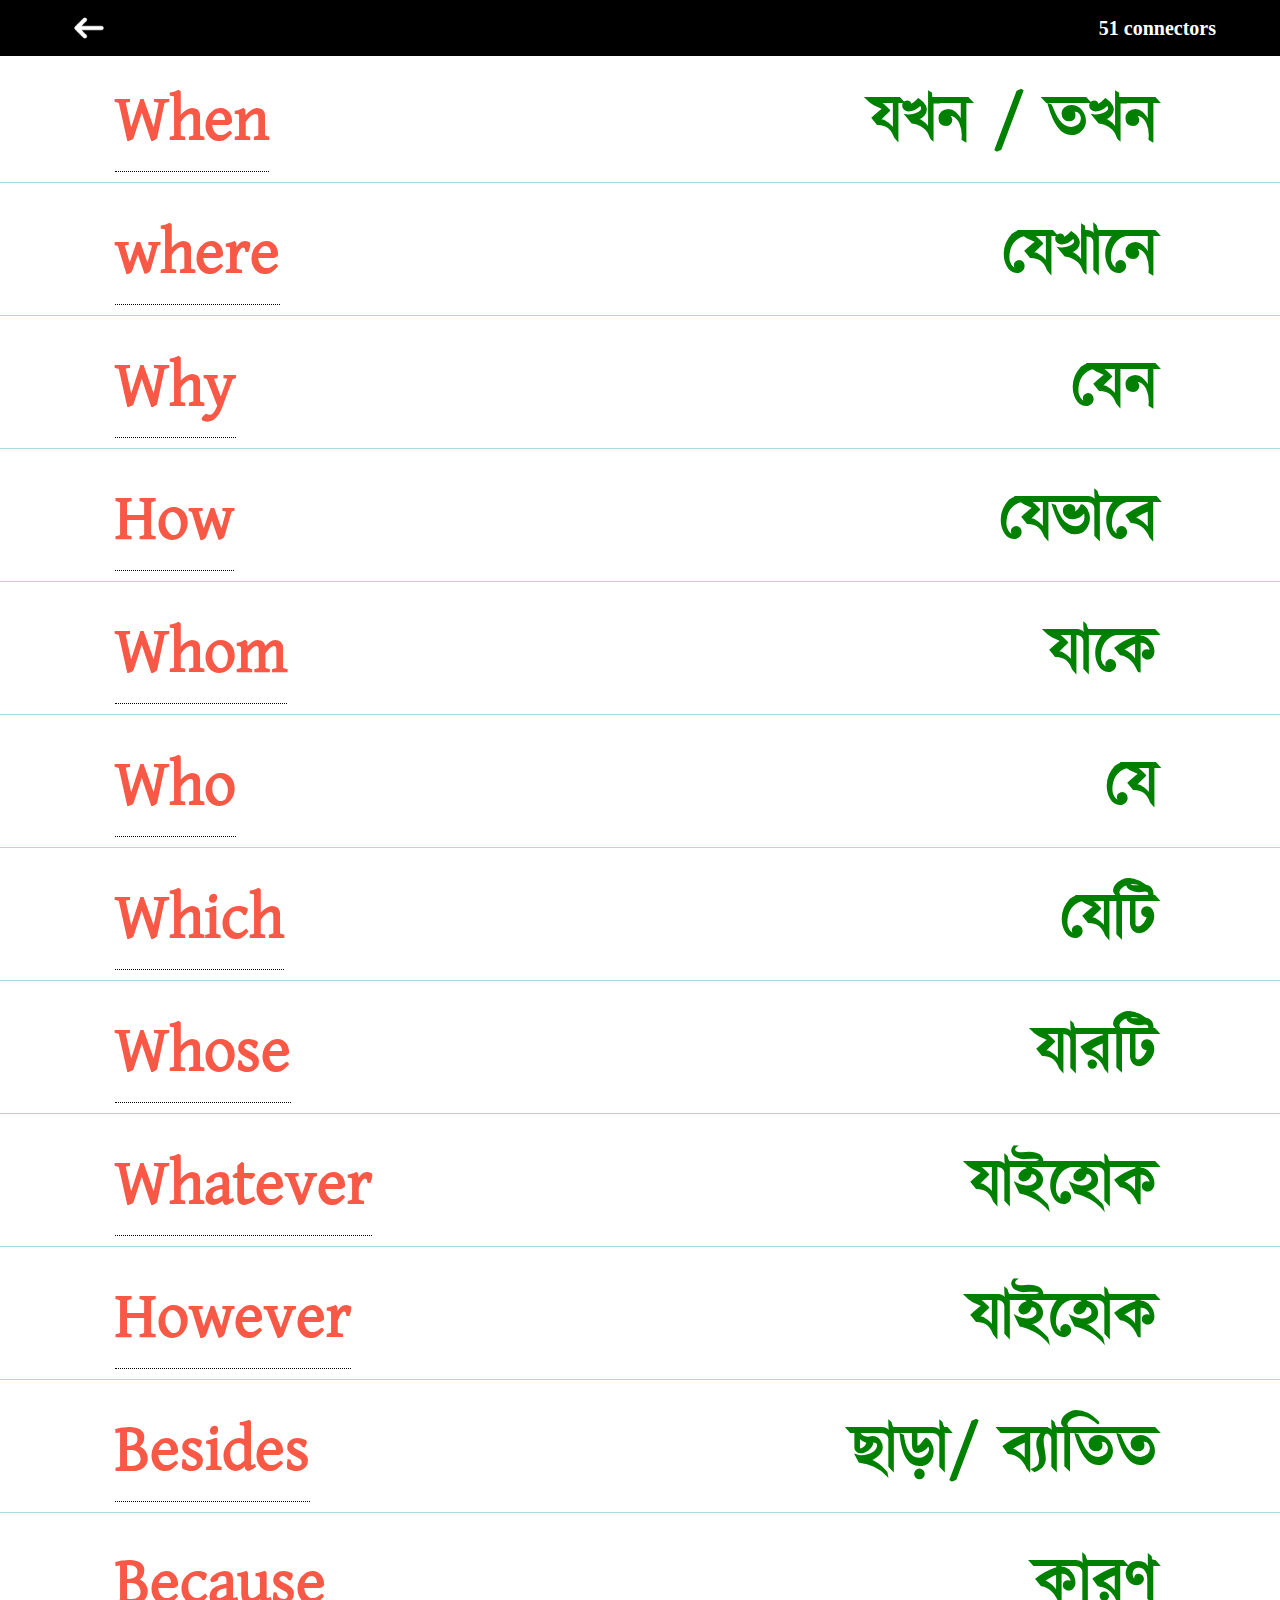
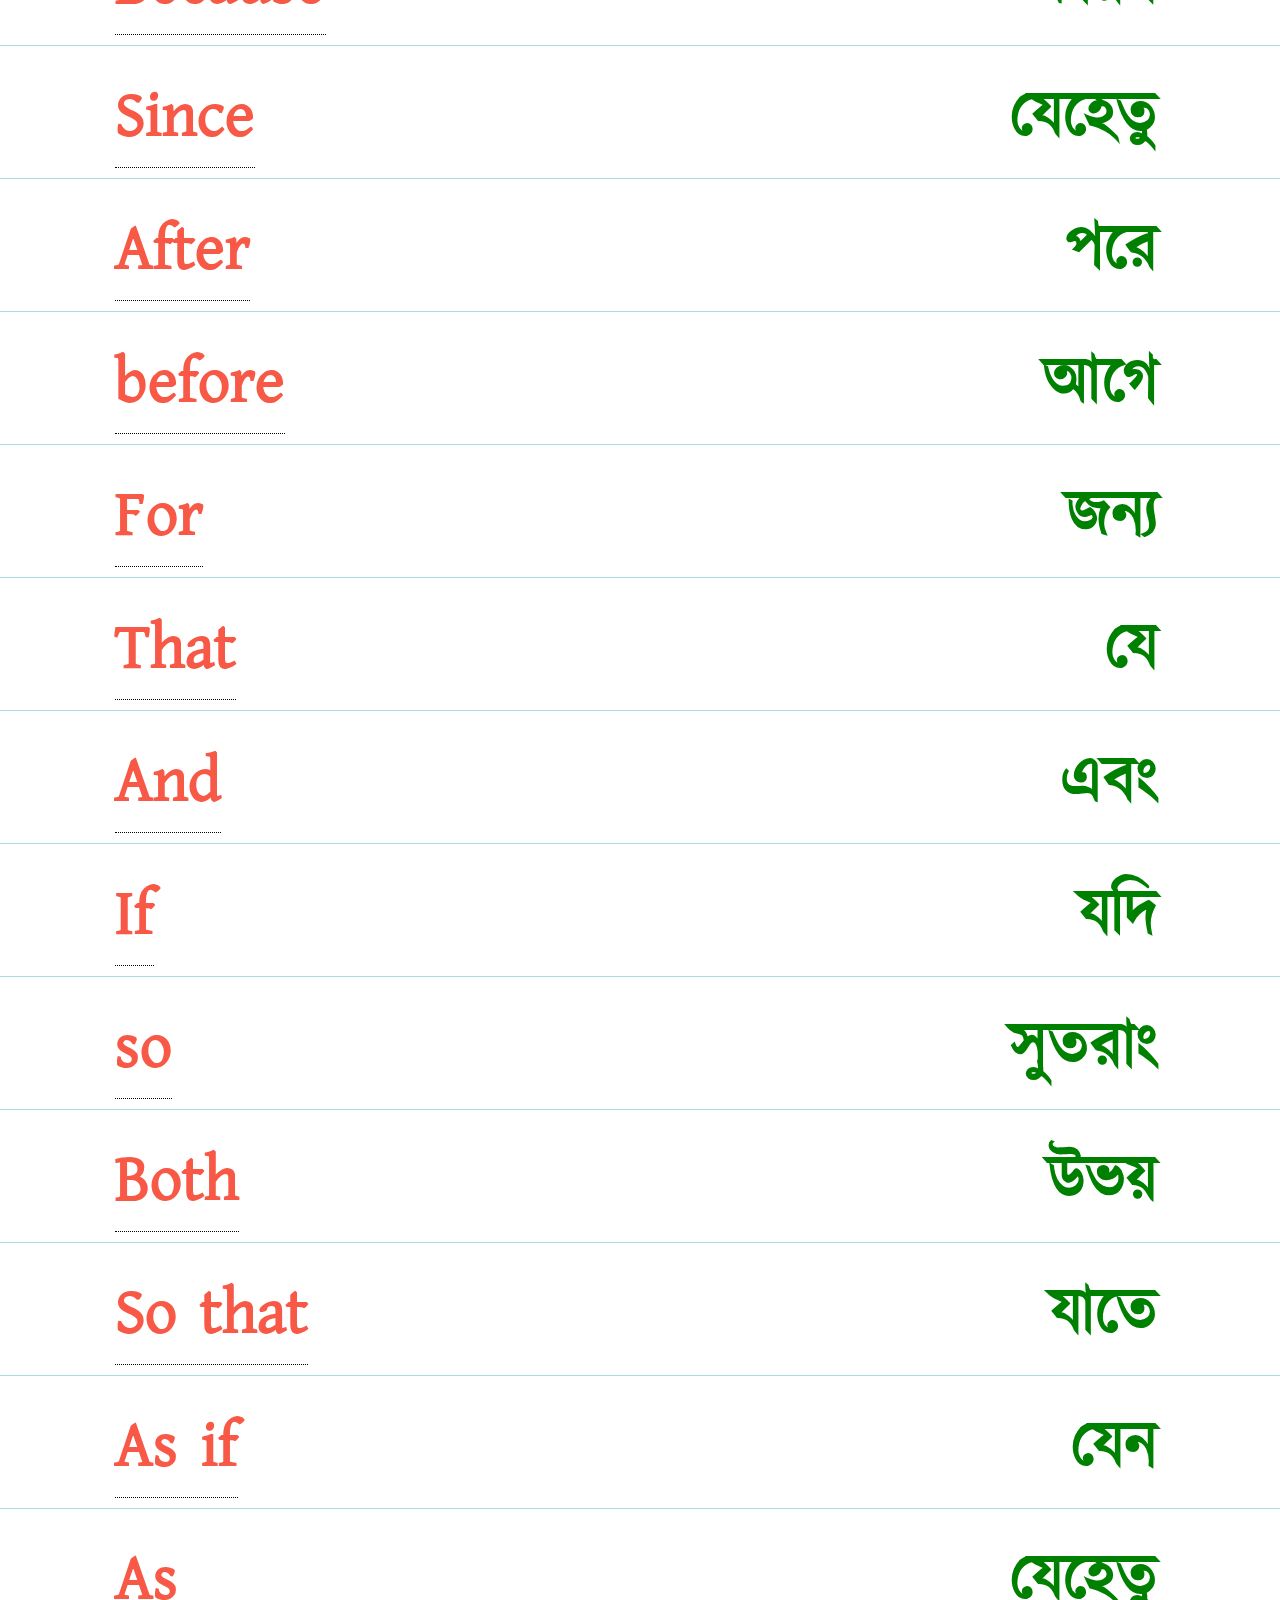
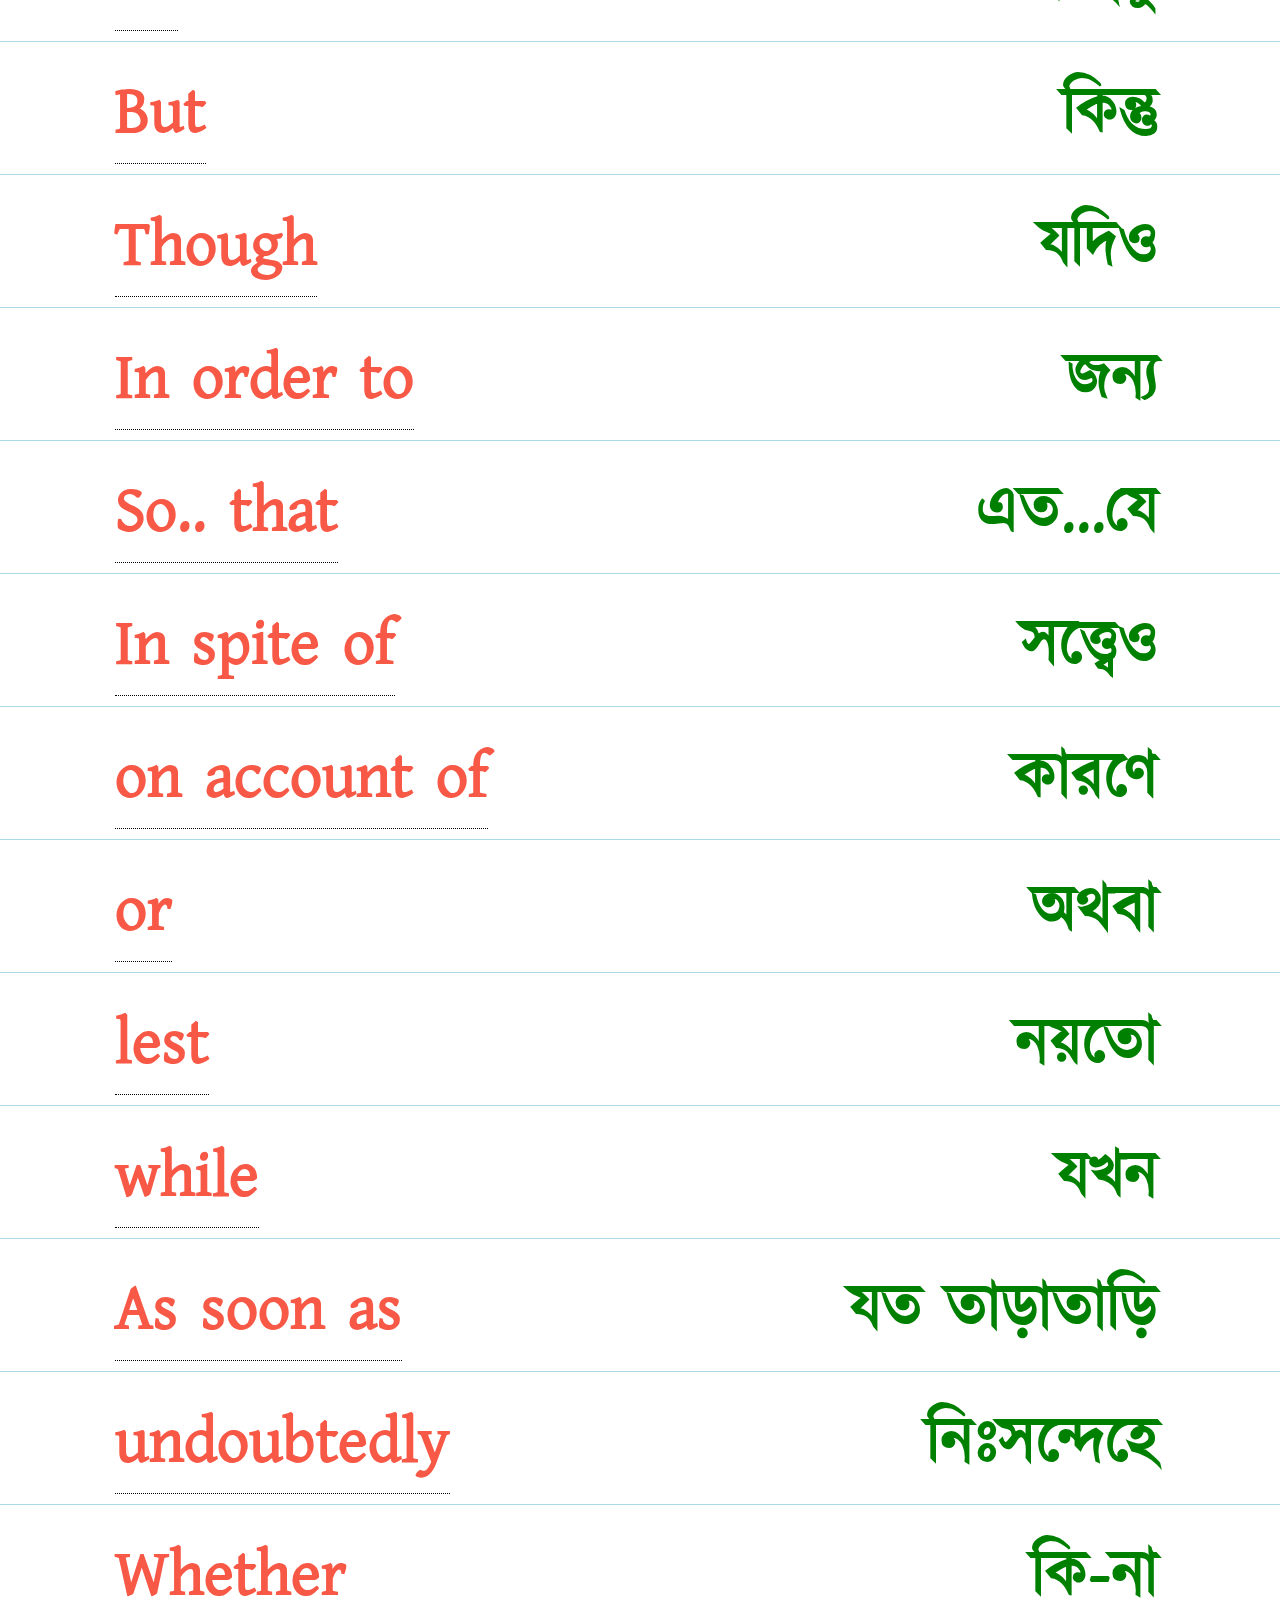
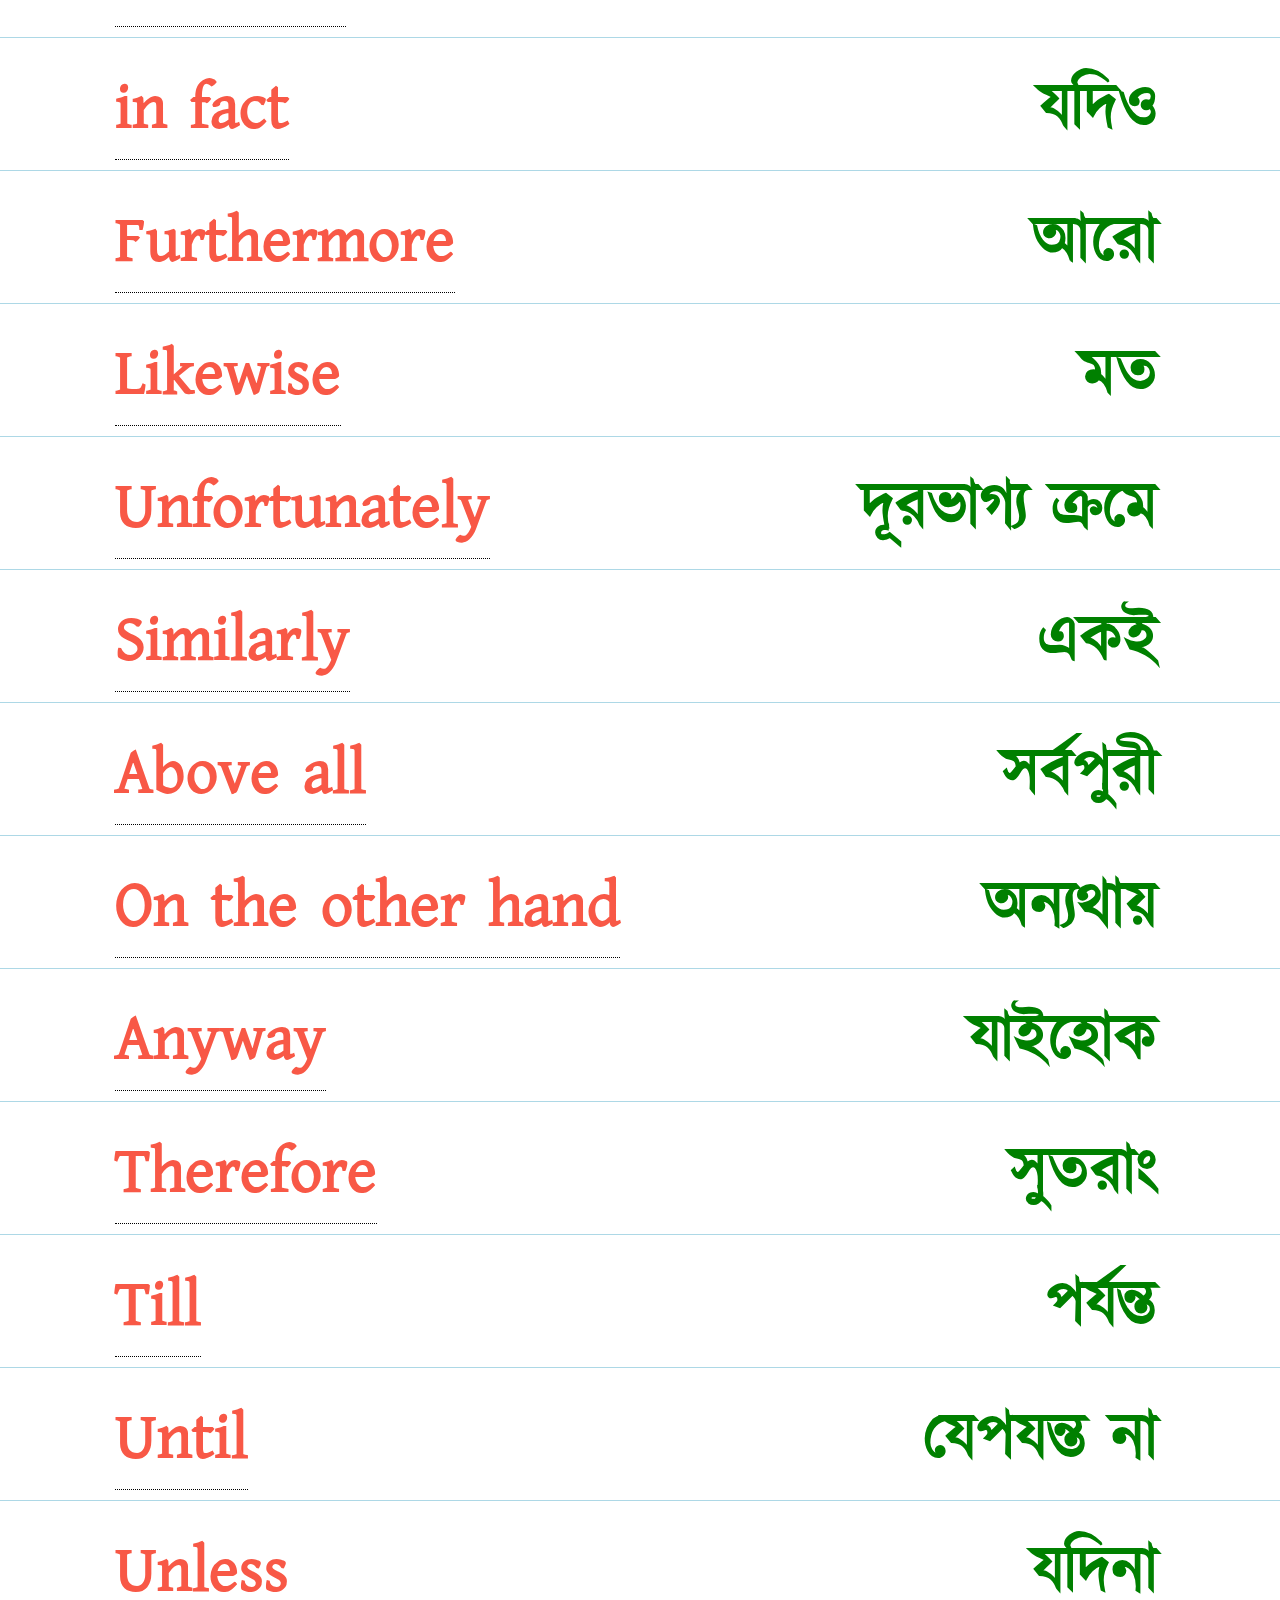
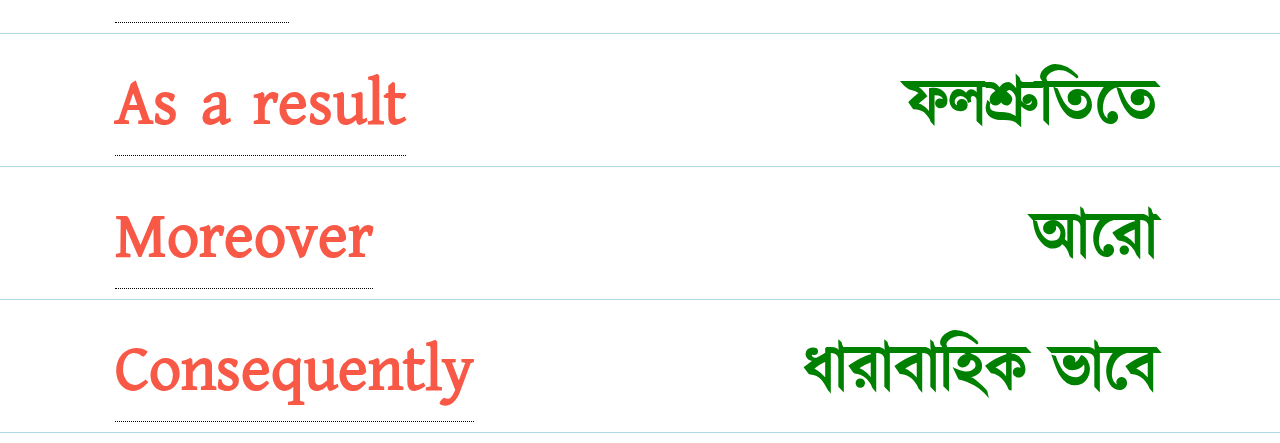
<file: must-vocabulary/connectors.html>
<!DOCTYPE html>
<html>

<head>
  <meta charset="UTF-8">
  <meta name="viewport" content="width=device-width, initial-scale=1">
  <title>Prepositions</title>
  <link rel="stylesheet" href="style.css">
</head>

<body>
  <div class="loader"></div>
  <div class="top">
    <img src="../assets/images/arrow-back.png" onclick="history.back()" alt="back image ">
    <p class="length">0</p>
  </div>
  <script>
    const loader = document.querySelector('.loader')

    fetch('json/connectors.json')
      .then(res => res.json())
      .then(data =>
      {
        document.querySelector('.length').innerHTML = data.length + ' connectors'
        for (item of data) {
          const div = document.createElement('div')

          div.innerHTML = `  <div class="box"> 

      <p  class="comic tooltip">${item.english}
            <span class="tooltiptext hind">${item.banan}</span>
      </p>


      
      
      <p class="kalporosh bangla" >${item.bangla}</p>
    </div>`
          loader.style.display = 'none'
          document.body.appendChild(div)


        }

      })
  </script>
</body>

</html>
</file>
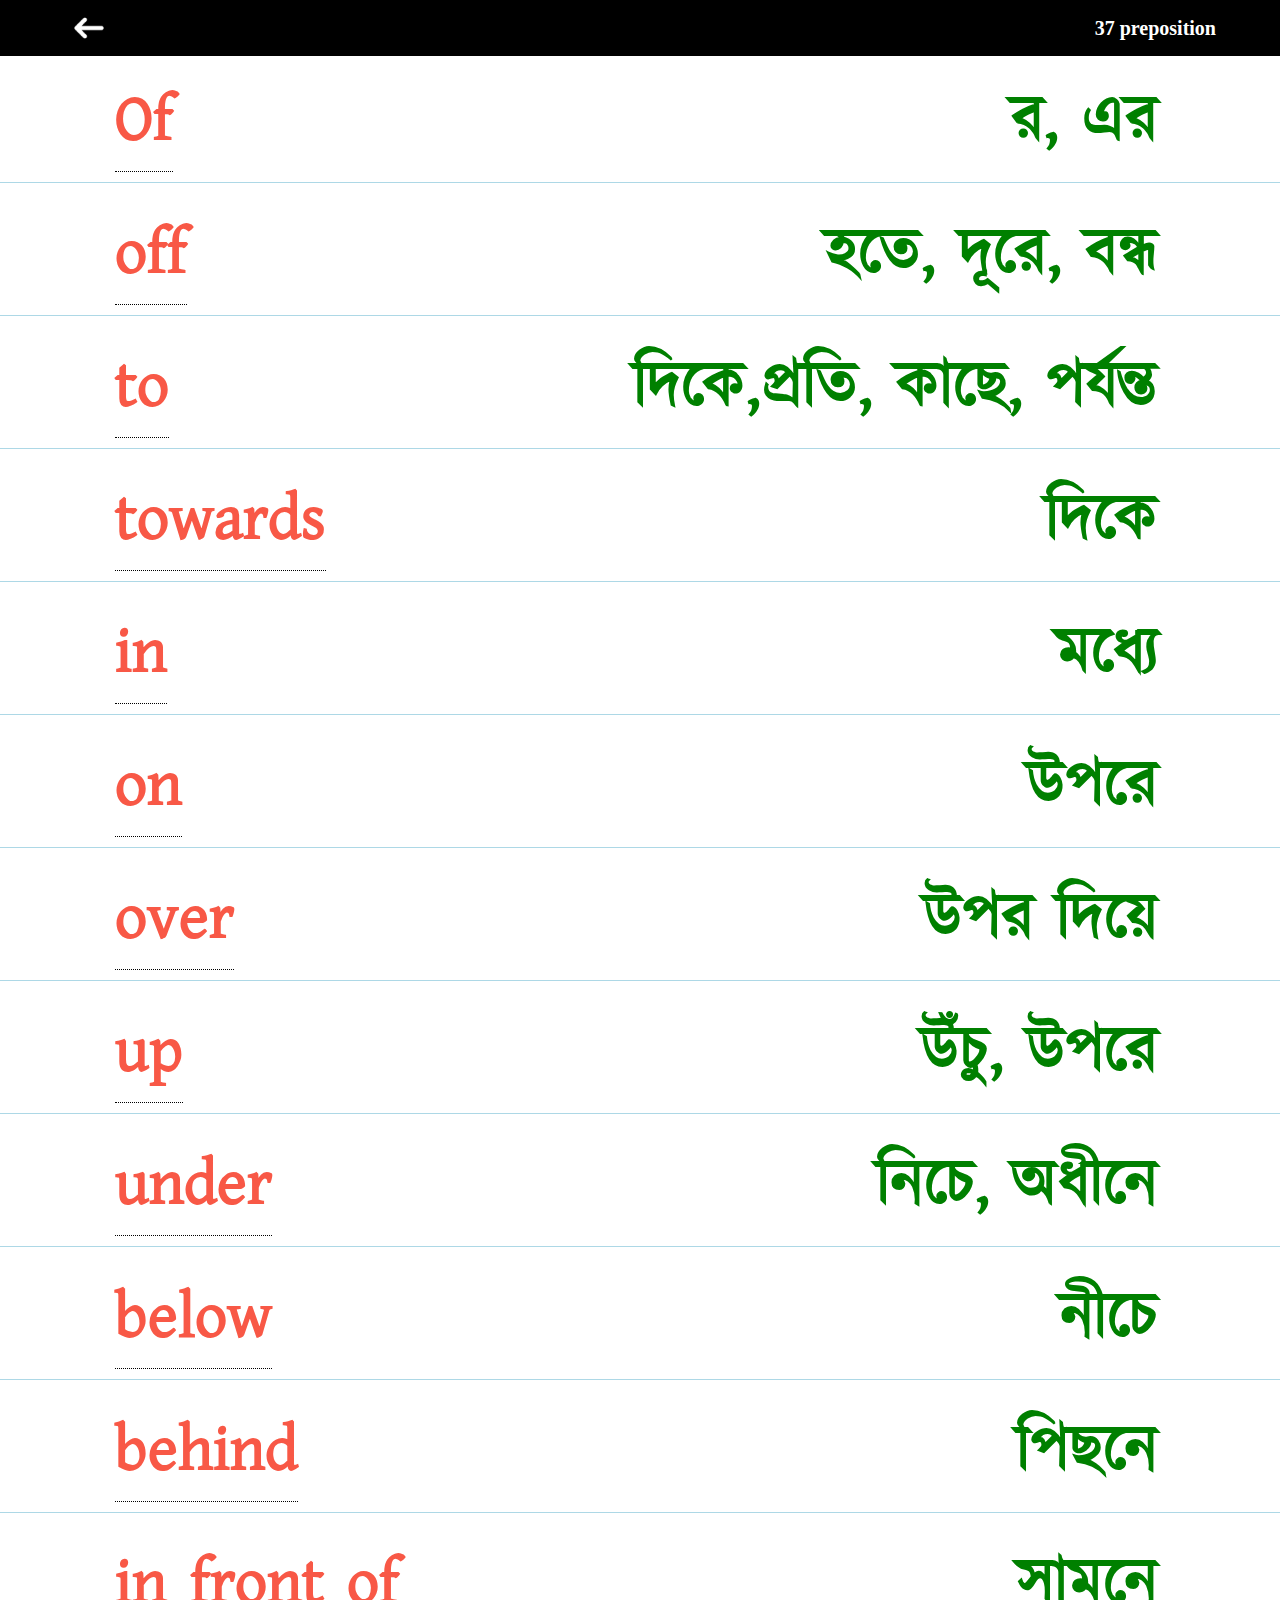
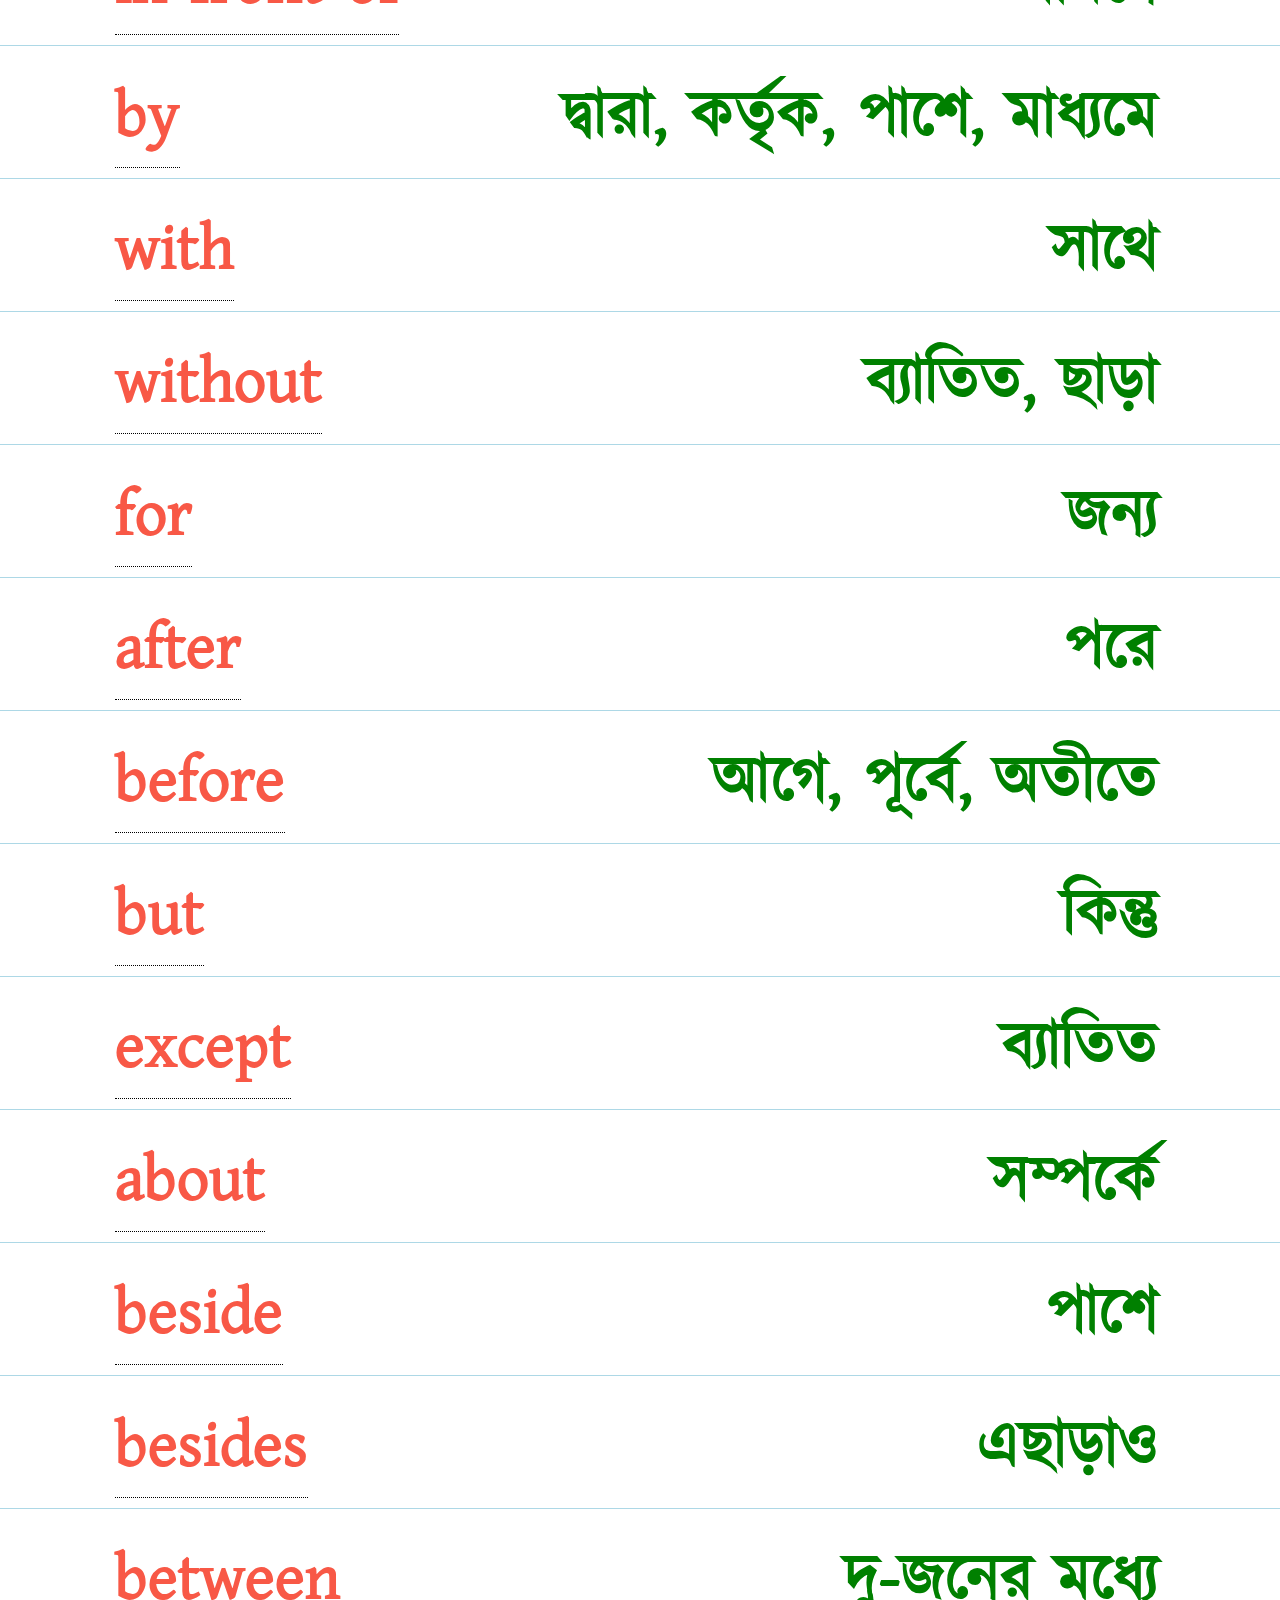
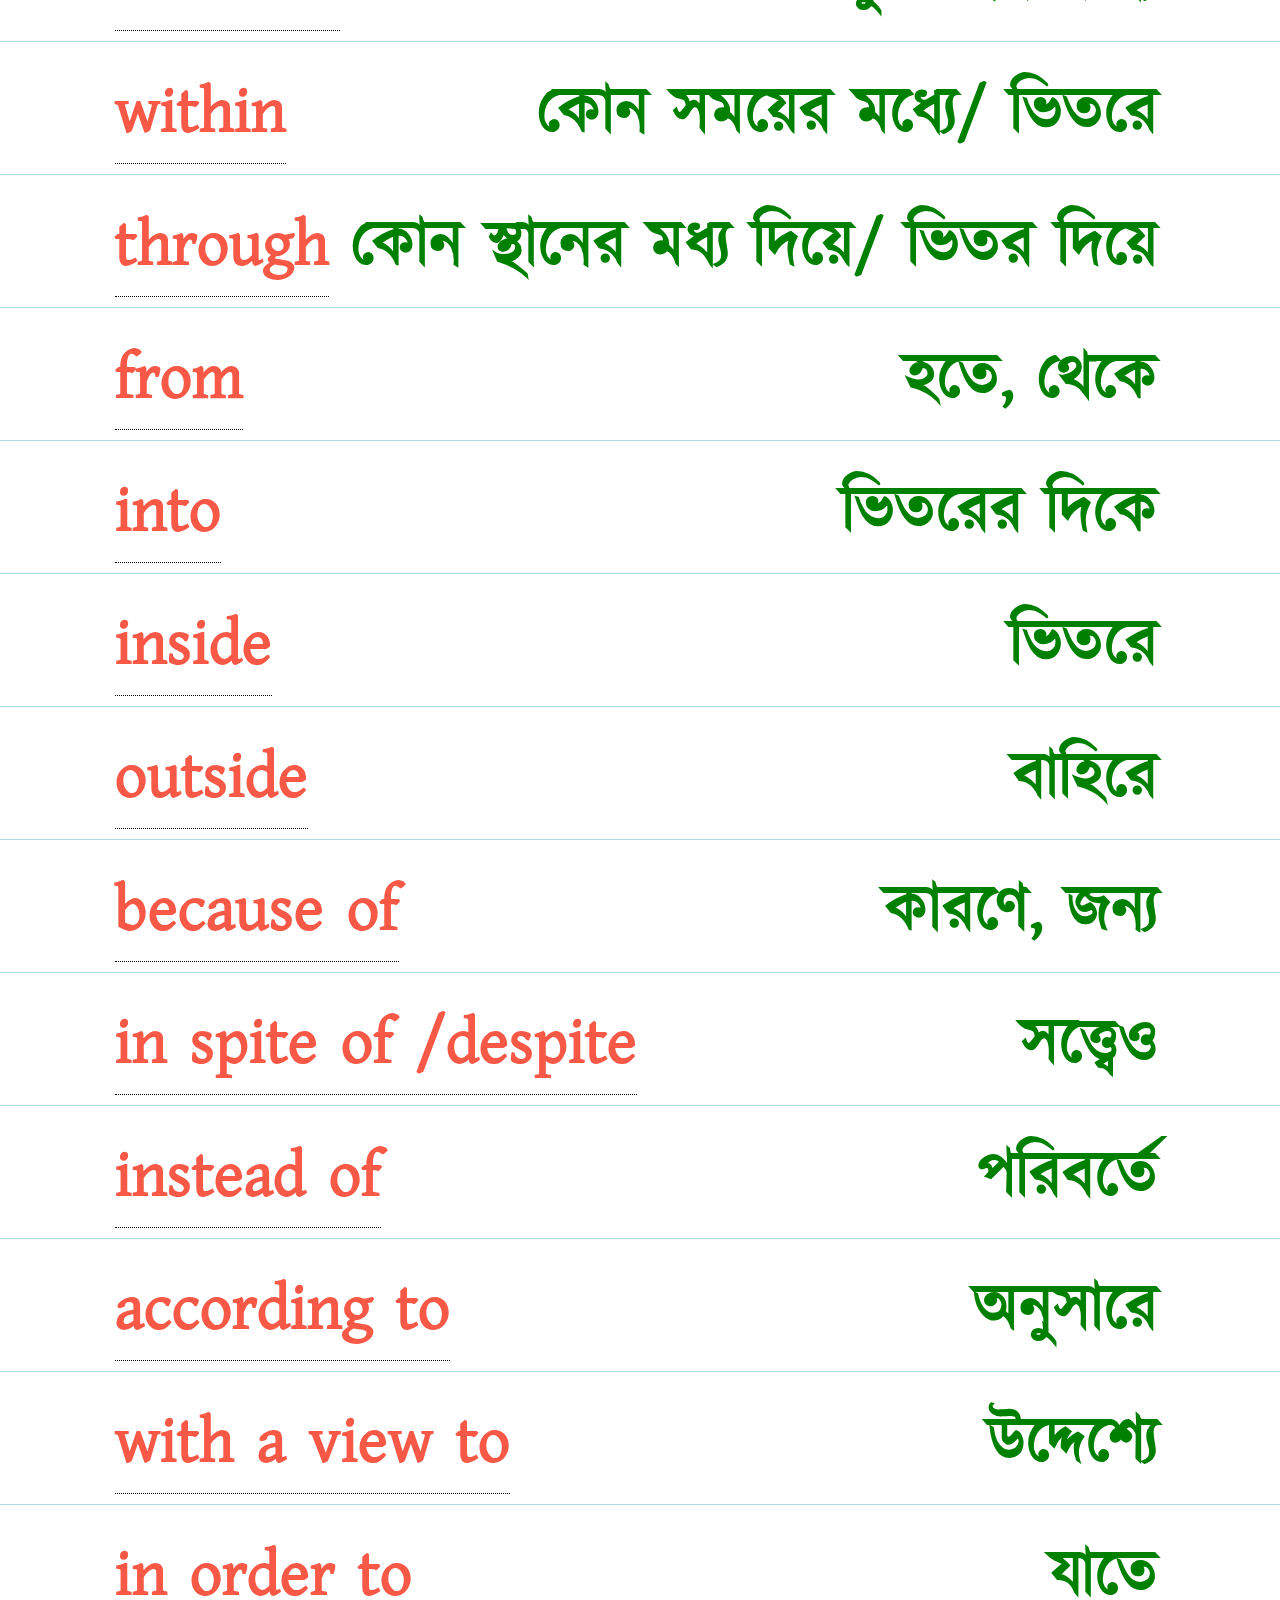
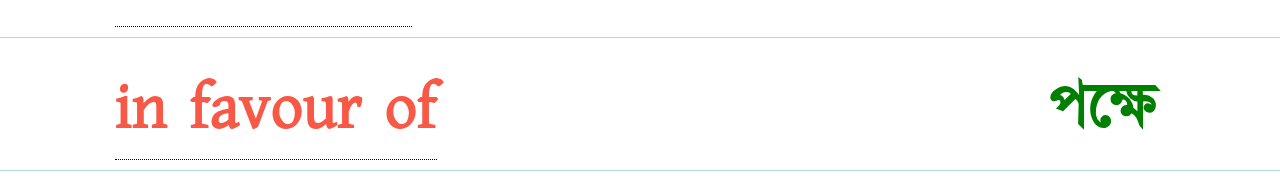
<file: must-vocabulary/preposition.html>
<!DOCTYPE html>
<html>

<head>
  <meta charset="UTF-8">
  <meta name="viewport" content="width=device-width, initial-scale=1">
  <title>Prepositions</title>
  <link rel="stylesheet" href="style.css">
</head>

<body>
  <div class="loader"></div>
  <div class="top">
    <img src="../assets/images/arrow-back.png" onclick="history.back()" alt="back image ">
    <p class="length">0</p>
  </div>
  <script>
    const loader = document.querySelector('.loader')

    fetch('json/preposition.json')
      .then(res => res.json())
      .then(data =>
      {
        document.querySelector('.length').innerHTML = data.length + ' preposition'
        for (item of data) {
          const div = document.createElement('div')

          div.innerHTML = `  <div class="box"> 

      <p  class="comic tooltip">${item.english}
            <span class="tooltiptext hind">${item.banan}</span>
      </p>


      
      
      <p class="kalporosh bangla" >${item.bangla}</p>
    </div>`
          loader.style.display = 'none'
          document.body.appendChild(div)


        }

      })
  </script>
</body>

</html>
</file>
<file: must-vocabulary/style.css>
*{
  margin: 0;
  padding: 0;
  box-sizing: border-box;
}
body {
    font-size: 15pt;
    /* background-color: #121923; */
}
input{
  border: none;
  display: block;
  width: 80%;
  margin:auto;
  background: #DCDCDC;
  margin: 20px auto;
  padding: 10px 20px;
  outline: 0;
  border-radius: 4px;
  
  
}
::placeholder{
  color:#555;
  font-weight: bold;
  font-size: 15px;
}

textarea{
  width: 90%;
  margin: auto;
  display: block;
  margin: auto;
  height: 90vh;
}
.btn{
  width: 90%;
  margin: auto;
  margin-bottom: 10px;
  background-image: linear-gradient(to right,#C33764, #1D2671);
  color:#fff;
  font-weight: bold;
  
  
  
}

body{
  padding-top: 60px;
}
@font-face {
 font-family: comic;
 src: url(fonts/comic-neue.regular.ttf);
}
@font-face {
  font-family: kalporosh;
  src: url(../assets/fonts/kalpurush.ttf); 
}
 @font-face {
  font-family: hind;
  src: url(fonts/HindSiliguri-SemiBold.ttf);
}

@font-face {
  font-family: roboto-bold;
  src: url(../assets/fonts/roboto-bold1.ttf);
}

.kalporosh{
 font-family: kalporosh;
 color: green !important;
 font-size: 5vw !important; 
 /* margin-left: 30px !important; */
}
.hind{
font-family: hind;
font-family: 100;
color:#fff;
font-size: 16px !important;
line-height: 1;
font-family: roboto-bold;

}
.comic{
font-family: kalporosh !important;

}
 .box{
    display: flex;
    align-items: center;
    justify-content: space-between;
    padding: 10px;
   
    margin-bottom: 10px;
    border-bottom:.0001rem solid lightblue;
    background-color: #fff;
    position: relative;
   padding: 10px 9%;
   
 
    
  }
 .box p{
   margin-right: 5px;
   font-weight: bold;
   font-size: 5vw;
  margin: 0;
  margin-right: 7px;
  color: #F85846;
  text-align: left;
  
 
 
 }
 
 .tooltip {
position: relative;
display: inline-block;
border-bottom: 1px dotted black; /* If you want dots under the hoverable text */
}
.tooltiptext {
visibility: hidden;
width: 120px;
background-color: black;
color: #fff;
text-align: center;
padding: 5px 0;
border-radius: 6px;
font-size: 15px;

/* Position the tooltip text - see examples below! */
position: absolute;
z-index: 1;
left: -5px;
top: -22px;
font-family: kalporosh;
}
.tooltip:hover .tooltiptext {
visibility: visible;
}
.loader {
border: 8px solid #f3f3f3; /* Light grey */
border-top: 8px solid crimson; /* Blue */
border-radius: 50%;
width: 50px;
height: 50px;
position: absolute;
left: 0;
right: 0;
margin-left: auto;
margin-right: auto;
top: 30%;

animation: spin 2s linear infinite;
}

@keyframes spin {
0% { transform: rotate(0deg); }
100% { transform: rotate(360deg); }
}

.top{


    line-height: 1;
    background: #000;
    position: fixed;
    top: 0;
    left: 0;
    width: 100%;
    font-size: 20px;
    font-weight: 900;
    color: #fff;
    z-index: 100;
    display: flex; 
    justify-content: space-between;
    align-items: center;
    padding: 3px 5%;
    
    
  

}
img{
width: 50px;
}
</file>
